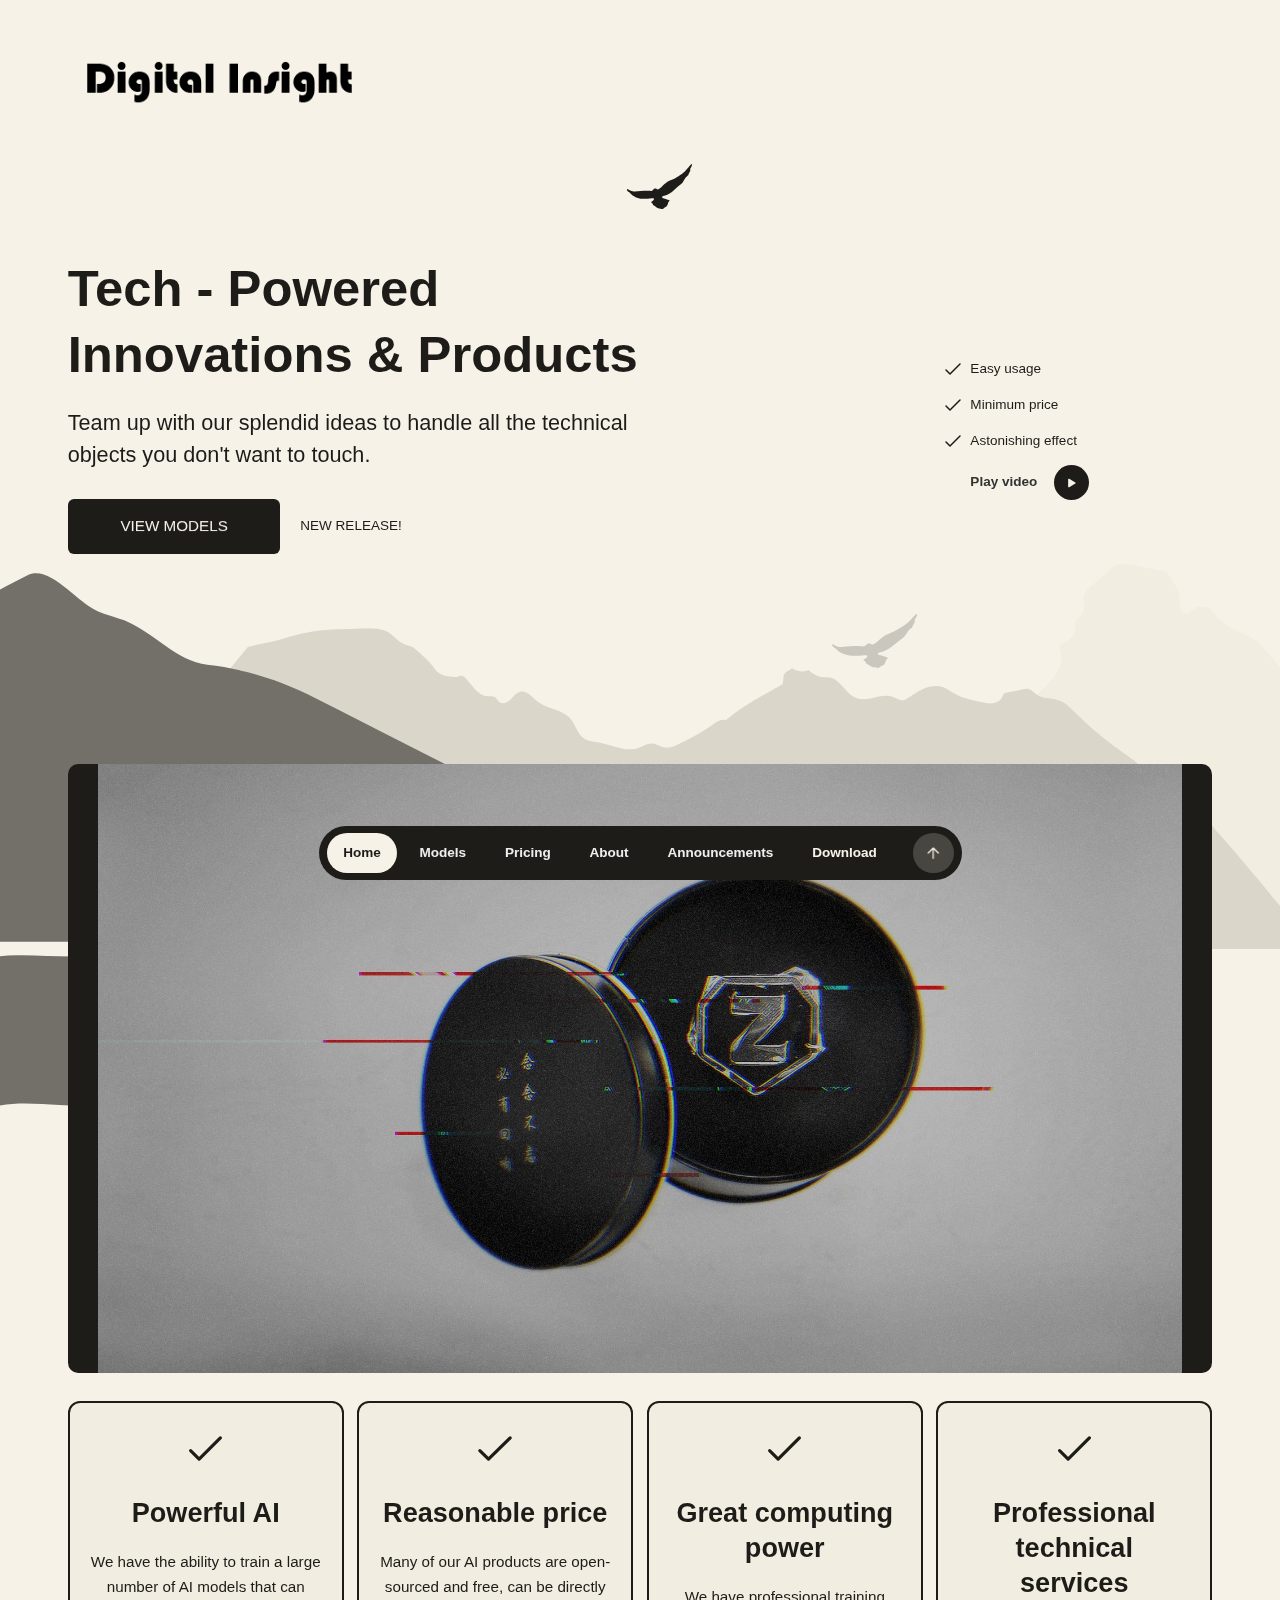
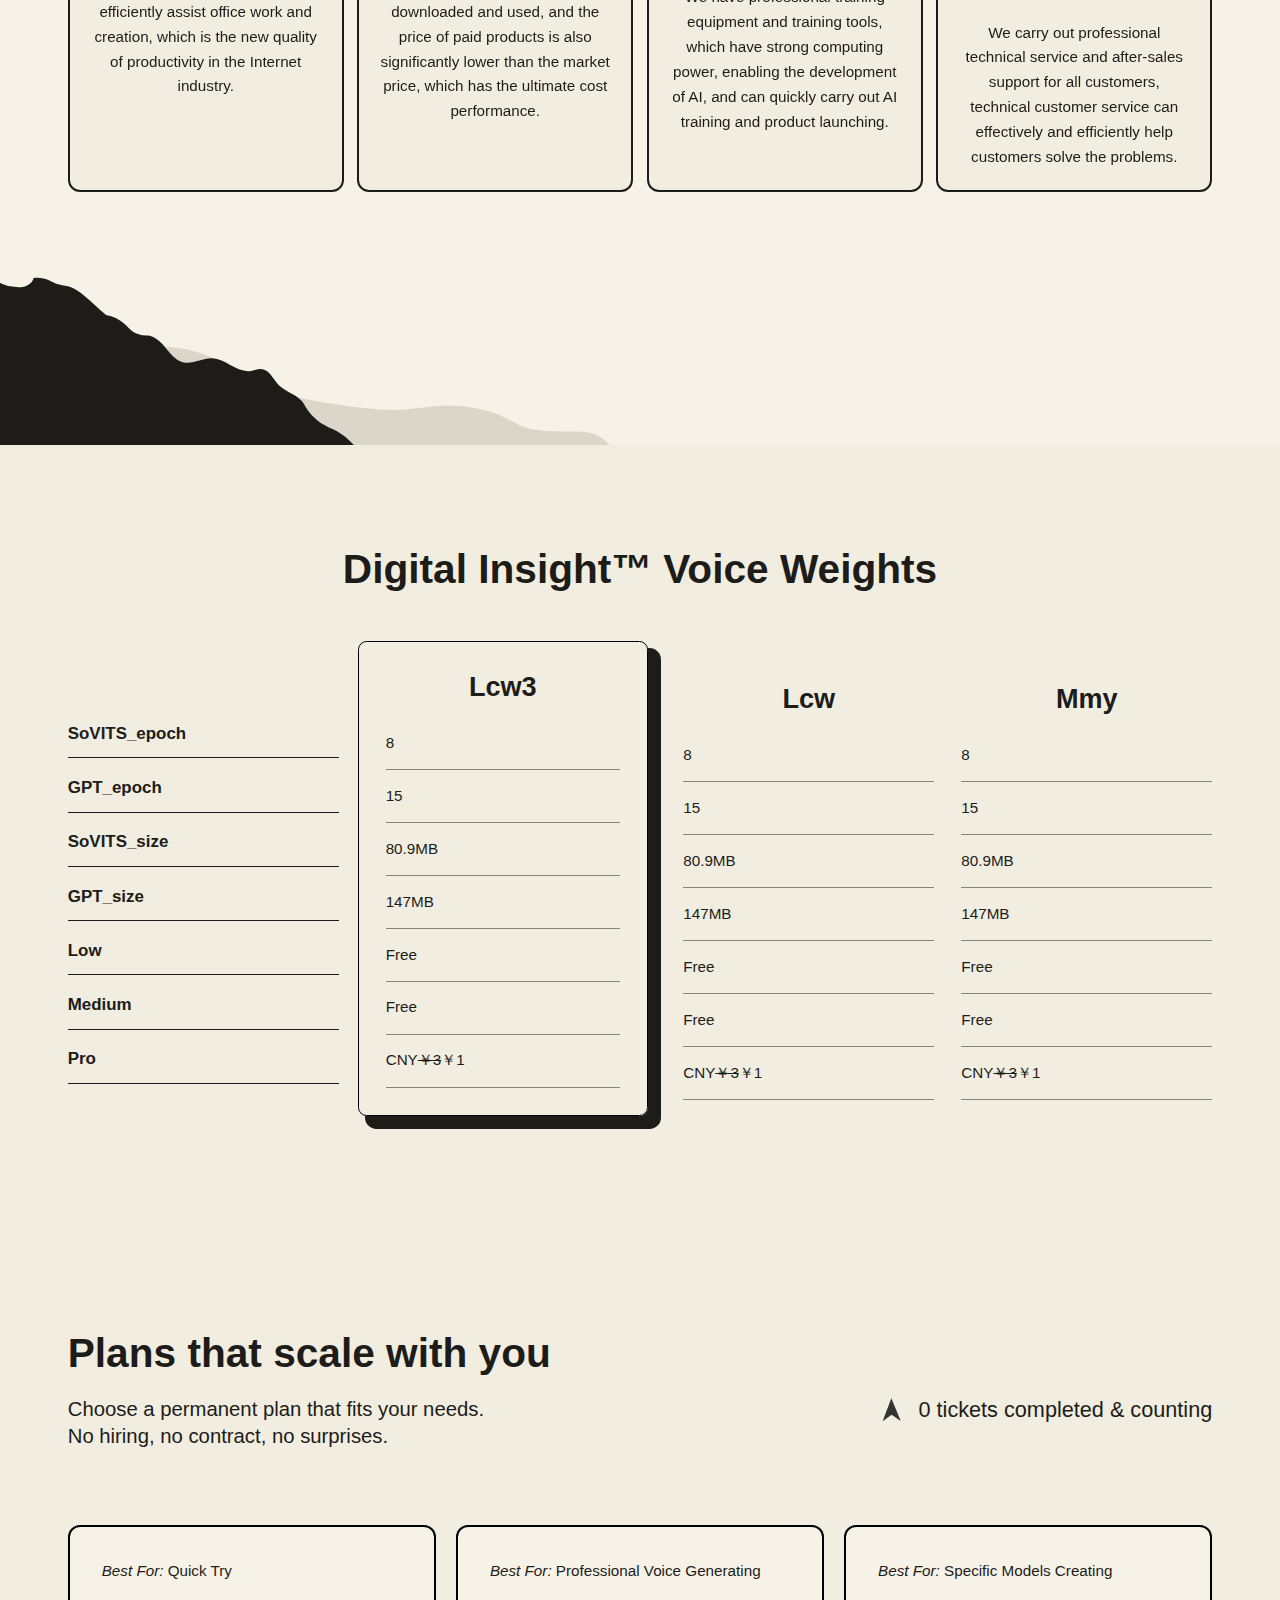
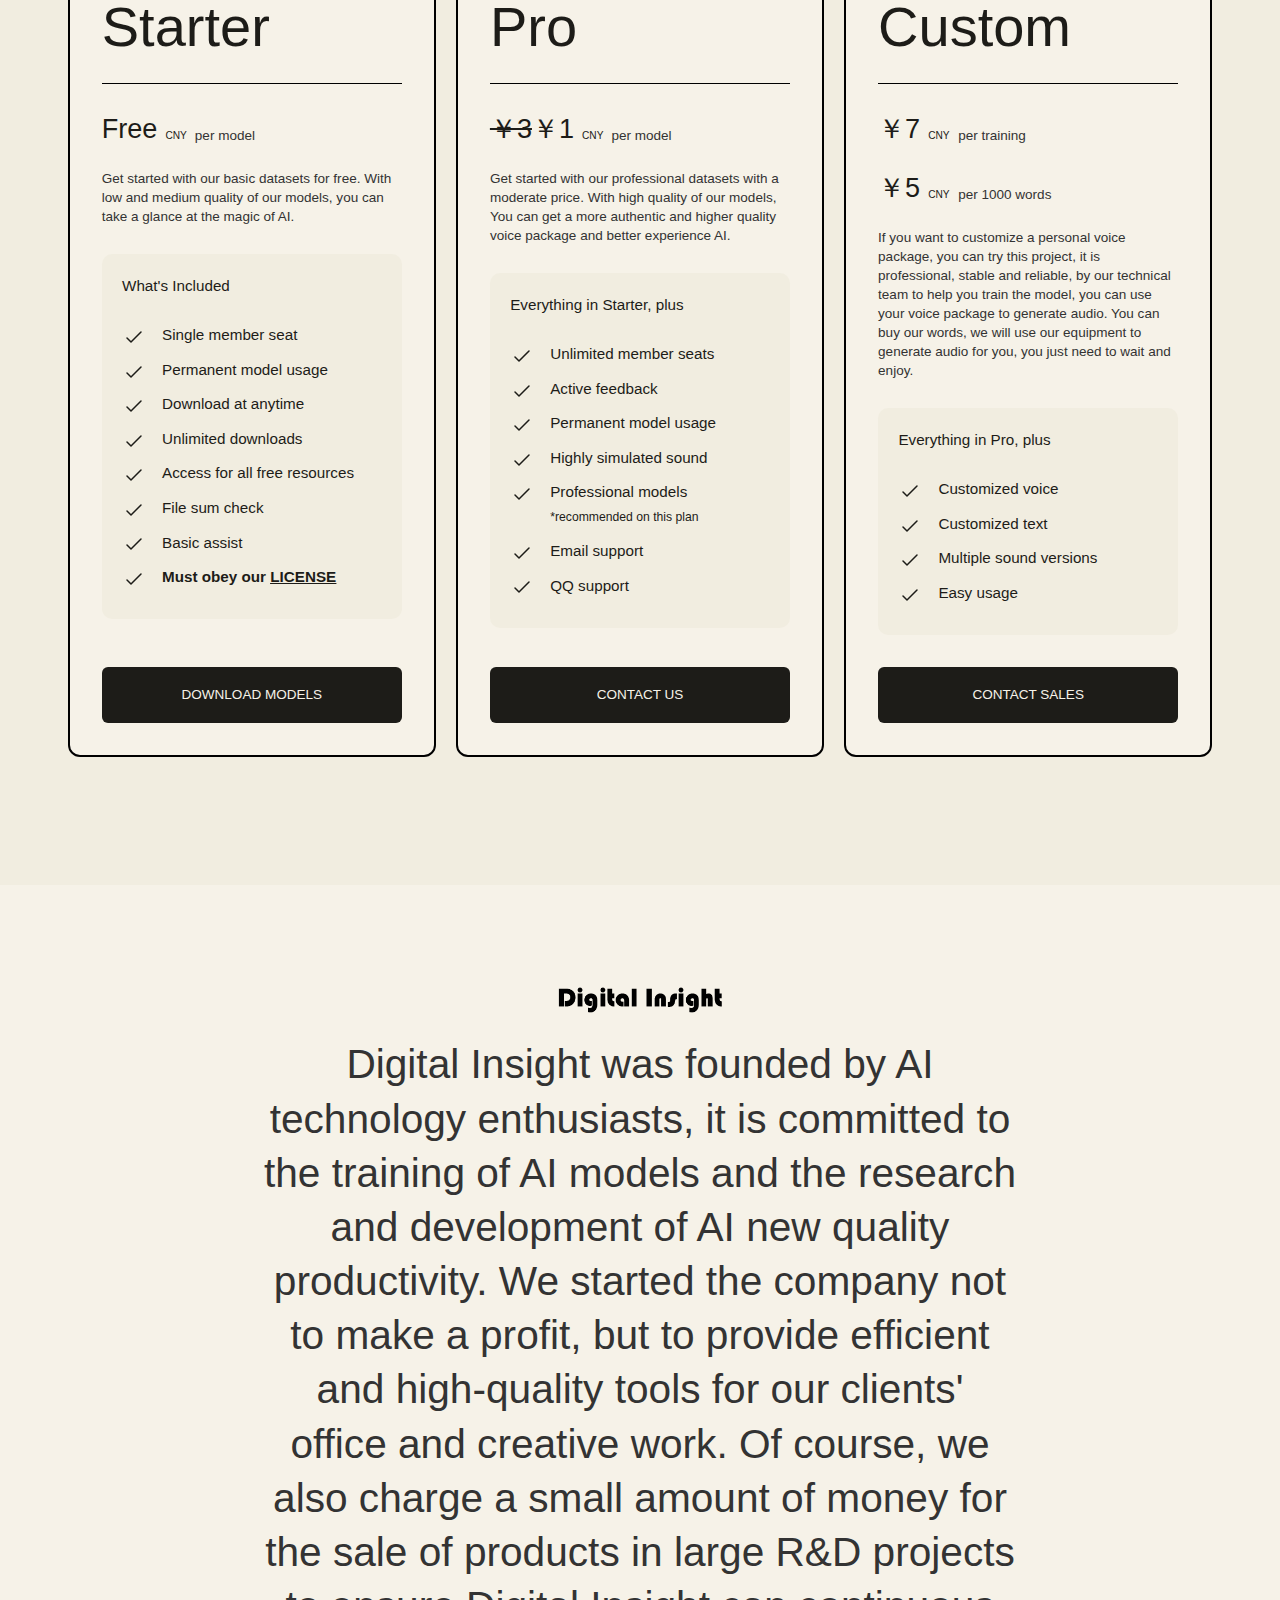
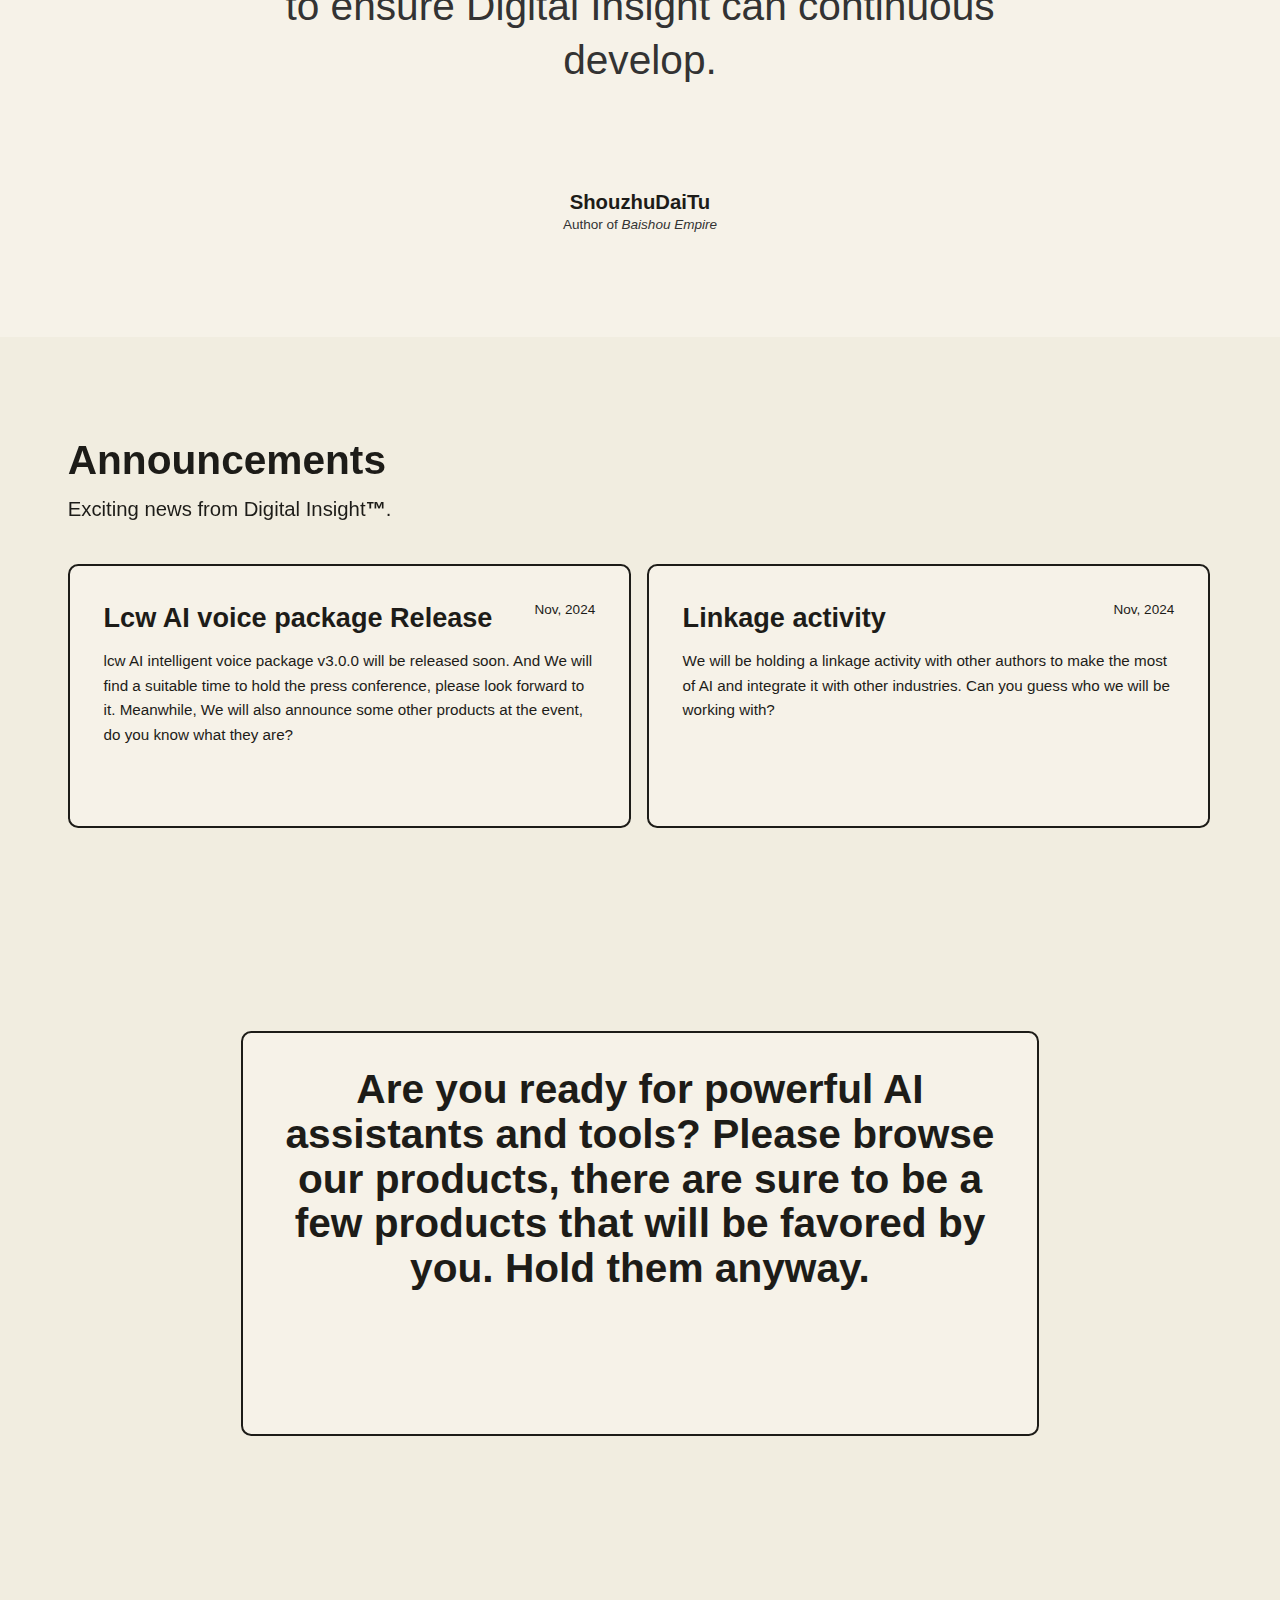
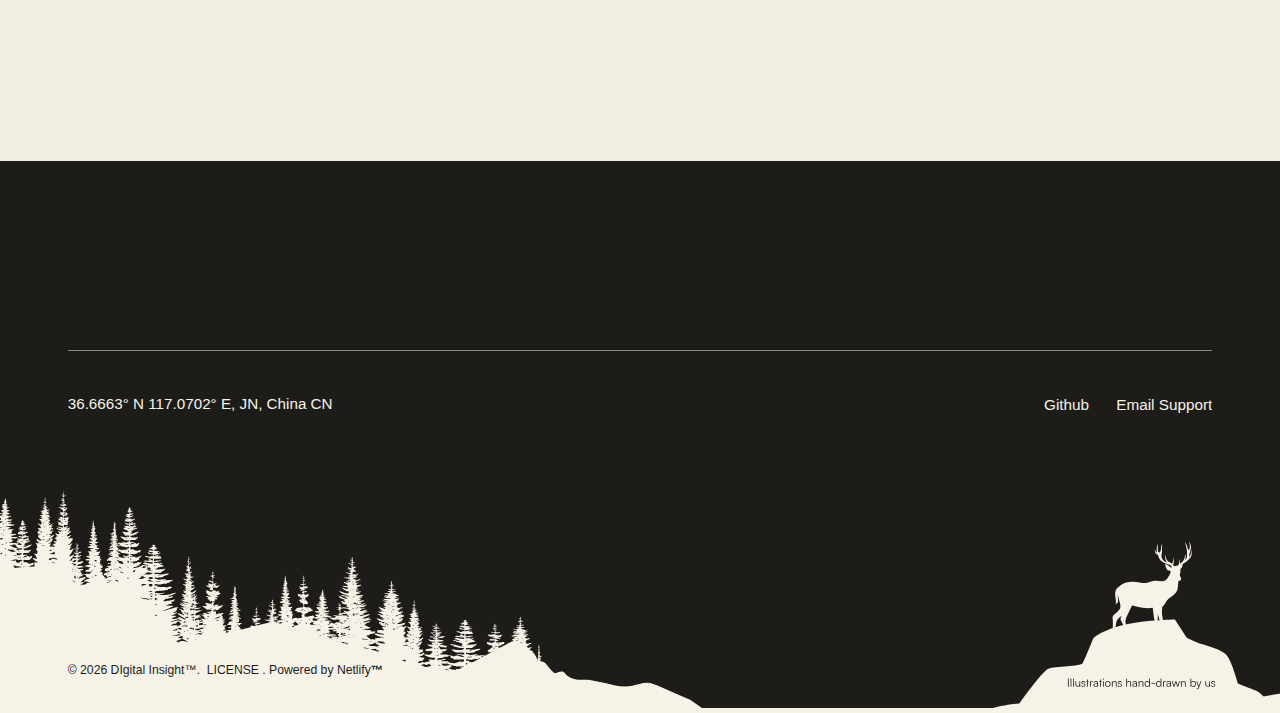
<file: index.html>
<!DOCTYPE html>
<html lang="en" class=" w-mod-js w-mod-ix w-mod-js w-mod-js w-mod-js w-mod-js w-mod-js" version="4">

<head>
    <meta http-equiv="Content-Type" content="text/html; charset=UTF-8">


    <style>
        .wf-force-outline-none[tabindex="-1"]:focus {
            outline: none;
        }
    </style>
    <title>Digital Insight</title>
    <link rel="icon" sizes="any" href="./index_files/icon.png">
    <meta content="width=device-width, initial-scale=1" name="viewport">
    <meta content="3K8N83JoYtG_exCkefUWWPTOOOApIyyLvsQOoqKPu9c" name="google-site-verification">
    <link href="./index_files/flowngrow.webflow.fb7933d31.min.css" rel="stylesheet" type="text/css">
    <style>
        @media (min-width:992px) {
            html.w-mod-js:not(.w-mod-ix) [data-w-id="09bd4094-7020-14a0-a26e-0365b2267f95"] {
                opacity: 0;
            }
            html.w-mod-js:not(.w-mod-ix) [data-w-id="4beac65e-290f-fbd0-7761-667fc8362463"] {
                opacity: 0;
            }
            html.w-mod-js:not(.w-mod-ix) [data-w-id="a4e61107-0a87-de00-821b-935328631c46"] {
                opacity: 0;
            }
            html.w-mod-js:not(.w-mod-ix) [data-w-id="d314b8f8-acda-6230-9fee-c545c2842285"] {
                opacity: 0;
            }
            html.w-mod-js:not(.w-mod-ix) [data-w-id="d4b388c9-52fb-162e-30cf-e46eac2bf6db"] {
                opacity: 0;
            }
            html.w-mod-js:not(.w-mod-ix) [data-w-id="17aa57e7-3766-35b5-d66e-18679642585e"] {
                -webkit-transform: translate3d(0, 0, 0) scale3d(1, 1, 1) rotateX(0) rotateY(0) rotateZ(0deg) skew(0, 0);
                -moz-transform: translate3d(0, 0, 0) scale3d(1, 1, 1) rotateX(0) rotateY(0) rotateZ(0deg) skew(0, 0);
                -ms-transform: translate3d(0, 0, 0) scale3d(1, 1, 1) rotateX(0) rotateY(0) rotateZ(0deg) skew(0, 0);
                transform: translate3d(0, 0, 0) scale3d(1, 1, 1) rotateX(0) rotateY(0) rotateZ(0deg) skew(0, 0);
            }
        }
        
        @media (max-width:991px) and (min-width:768px) {
            html.w-mod-js:not(.w-mod-ix) [data-w-id="09bd4094-7020-14a0-a26e-0365b2267f95"] {
                opacity: 0;
            }
            html.w-mod-js:not(.w-mod-ix) [data-w-id="4beac65e-290f-fbd0-7761-667fc8362463"] {
                opacity: 0;
            }
            html.w-mod-js:not(.w-mod-ix) [data-w-id="a4e61107-0a87-de00-821b-935328631c46"] {
                opacity: 0;
            }
            html.w-mod-js:not(.w-mod-ix) [data-w-id="d314b8f8-acda-6230-9fee-c545c2842285"] {
                opacity: 0;
            }
            html.w-mod-js:not(.w-mod-ix) [data-w-id="d4b388c9-52fb-162e-30cf-e46eac2bf6db"] {
                opacity: 0;
            }
        }
    </style>
    <script async="" src="https://www.googletagmanager.com/gtm.js?id=GTM-TX7Q3BLF"></script>
    <script async="" src="https://www.googletagmanager.com/gtm.js?id=GTM-TX7Q3BLF"></script>
    <script async="" src="https://www.googletagmanager.com/gtm.js?id=GTM-TX7Q3BLF"></script>
    <script async="" src="https://www.googletagmanager.com/gtm.js?id=GTM-TX7Q3BLF"></script>
    <script async="" src="./index_files/gtm.js.download"></script>
    <script type="text/javascript" async="" src="./index_files/js"></script>
    <script async="" src="./index_files/gtm(1).js.download"></script>
    <script type="text/javascript">
        ! function(o, c) {
            var n = c.documentElement,
                t = " w-mod-";
            n.className += t + "js", ("ontouchstart" in o || o.DocumentTouch && c instanceof DocumentTouch) && (n.className += t + "touch")
        }(window, document);
    </script>
    <script>
        document.addEventListener('DOMContentLoaded', (event) => {
            function setFontSize() {
                if (window.innerWidth <= 1512 && window.innerWidth >= 991) {
                    document.body.style.fontSize = window.innerWidth / 1512 + "rem";
                } else {
                    if (document.body.style.removeProperty) {
                        document.body.style.removeProperty("font-size");
                    } else {
                        document.body.style.removeAttribute("font-size");
                    }
                }
            }
            window.addEventListener("resize", function() {
                setFontSize();
            });
            setFontSize();
        });
    </script>

    <!-- Google Tag Manager -->
    <script>
        (function(w, d, s, l, i) {
            w[l] = w[l] || [];
            w[l].push({
                'gtm.start': new Date().getTime(),
                event: 'gtm.js'
            });
            var f = d.getElementsByTagName(s)[0],
                j = d.createElement(s),
                dl = l != 'dataLayer' ? '&l=' + l : '';
            j.async = true;
            j.src =
                'https://www.googletagmanager.com/gtm.js?id=' + i + dl;
            f.parentNode.insertBefore(j, f);
        })(window, document, 'script', 'dataLayer', 'GTM-TX7Q3BLF');
    </script>
    <!-- End Google Tag Manager -->

    <link href="./index_files/widget.css" rel="stylesheet">



    <script async="" src="./index_files/B0ILgG4ZxAi8ixl5ocxP.js.download"></script>
    <script async="" type="module" data-wized-id="B0ILgG4ZxAi8ixl5ocxP" src="./index_files/index.js.download"></script>
    <link rel="stylesheet" type="text/css" href="./index_files/splide-core.min.css">
    <style>
        .splide__track {
            overflow: visible;
        }
    </style>

    <link href="./index_files/style.min.css" rel="stylesheet" type="text/css">
    <script async="" src="./index_files/script.js.download"></script>

    <style>
         :root {
            --plyr-color-main: var(--colors--player-color)
        }
        
        .plyr {
            border-radius: 8px!important
        }
    </style>
    <style>
        @charset "UTF-8";
        @keyframes plyr-progress {
            to {
                background-position: 25px 0;
                background-position: var(--plyr-progress-loading-size, 25px) 0
            }
        }
        
        @keyframes plyr-popup {
            0% {
                opacity: .5;
                transform: translateY(10px)
            }
            to {
                opacity: 1;
                transform: translateY(0)
            }
        }
        
        @keyframes plyr-fade-in {
            0% {
                opacity: 0
            }
            to {
                opacity: 1
            }
        }
        
        .plyr {
            -moz-osx-font-smoothing: grayscale;
            -webkit-font-smoothing: antialiased;
            align-items: center;
            direction: ltr;
            display: flex;
            flex-direction: column;
            font-family: inherit;
            font-family: var(--plyr-font-family, inherit);
            font-variant-numeric: tabular-nums;
            font-weight: 400;
            font-weight: var(--plyr-font-weight-regular, 400);
            line-height: 1.7;
            line-height: var(--plyr-line-height, 1.7);
            max-width: 100%;
            min-width: 200px;
            position: relative;
            text-shadow: none;
            transition: box-shadow .3s ease;
            z-index: 0
        }
        
        .plyr audio,
        .plyr iframe,
        .plyr video {
            display: block;
            height: 100%;
            width: 100%
        }
        
        .plyr button {
            font: inherit;
            line-height: inherit;
            width: auto
        }
        
        .plyr:focus {
            outline: 0
        }
        
        .plyr--full-ui {
            box-sizing: border-box
        }
        
        .plyr--full-ui *,
        .plyr--full-ui :after,
        .plyr--full-ui :before {
            box-sizing: inherit
        }
        
        .plyr--full-ui a,
        .plyr--full-ui button,
        .plyr--full-ui input,
        .plyr--full-ui label {
            touch-action: manipulation
        }
        
        .plyr__badge {
            background: #4a5464;
            background: var(--plyr-badge-background, #4a5464);
            border-radius: 2px;
            border-radius: var(--plyr-badge-border-radius, 2px);
            color: #fff;
            color: var(--plyr-badge-text-color, #fff);
            font-size: 9px;
            font-size: var(--plyr-font-size-badge, 9px);
            line-height: 1;
            padding: 3px 4px
        }
        
        .plyr--full-ui ::-webkit-media-text-track-container {
            display: none
        }
        
        .plyr__captions {
            animation: plyr-fade-in .3s ease;
            bottom: 0;
            display: none;
            font-size: 13px;
            font-size: var(--plyr-font-size-small, 13px);
            left: 0;
            padding: 10px;
            padding: var(--plyr-control-spacing, 10px);
            position: absolute;
            text-align: center;
            transition: transform .4s ease-in-out;
            width: 100%
        }
        
        .plyr__captions span:empty {
            display: none
        }
        
        @media (min-width:480px) {
            .plyr__captions {
                font-size: 15px;
                font-size: var(--plyr-font-size-base, 15px);
                padding: 20px;
                padding: calc(var(--plyr-control-spacing, 10px)*2)
            }
        }
        
        @media (min-width:768px) {
            .plyr__captions {
                font-size: 18px;
                font-size: var(--plyr-font-size-large, 18px)
            }
        }
        
        .plyr--captions-active .plyr__captions {
            display: block
        }
        
        .plyr:not(.plyr--hide-controls) .plyr__controls:not(:empty)~.plyr__captions {
            transform: translateY(-40px);
            transform: translateY(calc(var(--plyr-control-spacing, 10px)*-4))
        }
        
        .plyr__caption {
            background: #000c;
            background: var(--plyr-captions-background, #000c);
            border-radius: 2px;
            -webkit-box-decoration-break: clone;
            box-decoration-break: clone;
            color: #fff;
            color: var(--plyr-captions-text-color, #fff);
            line-height: 185%;
            padding: .2em .5em;
            white-space: pre-wrap
        }
        
        .plyr__caption div {
            display: inline
        }
        
        .plyr__control {
            background: #0000;
            border: 0;
            border-radius: 4px;
            border-radius: var(--plyr-control-radius, 4px);
            color: inherit;
            cursor: pointer;
            flex-shrink: 0;
            overflow: visible;
            padding: 7px;
            padding: calc(var(--plyr-control-spacing, 10px)*.7);
            position: relative;
            transition: all .3s ease
        }
        
        .plyr__control svg {
            fill: currentColor;
            display: block;
            height: 18px;
            height: var(--plyr-control-icon-size, 18px);
            pointer-events: none;
            width: 18px;
            width: var(--plyr-control-icon-size, 18px)
        }
        
        .plyr__control:focus {
            outline: 0
        }
        
        .plyr__control:focus-visible {
            outline: 2px dashed #00b2ff;
            outline: 2px dashed var(--plyr-focus-visible-color, var(--plyr-color-main, var(--plyr-color-main, #00b2ff)));
            outline-offset: 2px
        }
        
        a.plyr__control {
            text-decoration: none
        }
        
        .plyr__control.plyr__control--pressed .icon--not-pressed,
        .plyr__control.plyr__control--pressed .label--not-pressed,
        .plyr__control:not(.plyr__control--pressed) .icon--pressed,
        .plyr__control:not(.plyr__control--pressed) .label--pressed,
        a.plyr__control:after,
        a.plyr__control:before {
            display: none
        }
        
        .plyr--full-ui ::-webkit-media-controls {
            display: none
        }
        
        .plyr__controls {
            align-items: center;
            display: flex;
            justify-content: flex-end;
            text-align: center
        }
        
        .plyr__controls .plyr__progress__container {
            flex: 1;
            min-width: 0
        }
        
        .plyr__controls .plyr__controls__item {
            margin-left: 2.5px;
            margin-left: calc(var(--plyr-control-spacing, 10px)/4)
        }
        
        .plyr__controls .plyr__controls__item:first-child {
            margin-left: 0;
            margin-right: auto
        }
        
        .plyr__controls .plyr__controls__item.plyr__progress__container {
            padding-left: 2.5px;
            padding-left: calc(var(--plyr-control-spacing, 10px)/4)
        }
        
        .plyr__controls .plyr__controls__item.plyr__time {
            padding: 0 5px;
            padding: 0 calc(var(--plyr-control-spacing, 10px)/2)
        }
        
        .plyr__controls .plyr__controls__item.plyr__progress__container:first-child,
        .plyr__controls .plyr__controls__item.plyr__time+.plyr__time,
        .plyr__controls .plyr__controls__item.plyr__time:first-child {
            padding-left: 0
        }
        
        .plyr [data-plyr=airplay],
        .plyr [data-plyr=captions],
        .plyr [data-plyr=fullscreen],
        .plyr [data-plyr=pip],
        .plyr__controls:empty {
            display: none
        }
        
        .plyr--airplay-supported [data-plyr=airplay],
        .plyr--captions-enabled [data-plyr=captions],
        .plyr--fullscreen-enabled [data-plyr=fullscreen],
        .plyr--pip-supported [data-plyr=pip] {
            display: inline-block
        }
        
        .plyr__menu {
            display: flex;
            position: relative
        }
        
        .plyr__menu .plyr__control svg {
            transition: transform .3s ease
        }
        
        .plyr__menu .plyr__control[aria-expanded=true] svg {
            transform: rotate(90deg)
        }
        
        .plyr__menu .plyr__control[aria-expanded=true] .plyr__tooltip {
            display: none
        }
        
        .plyr__menu__container {
            animation: plyr-popup .2s ease;
            background: #ffffffe6;
            background: var(--plyr-menu-background, #ffffffe6);
            border-radius: 8px;
            border-radius: var(--plyr-menu-radius, 8px);
            bottom: 100%;
            box-shadow: 0 1px 2px #00000026;
            box-shadow: var(--plyr-menu-shadow, 0 1px 2px #00000026);
            color: #4a5464;
            color: var(--plyr-menu-color, #4a5464);
            font-size: 15px;
            font-size: var(--plyr-font-size-base, 15px);
            margin-bottom: 10px;
            position: absolute;
            right: -3px;
            text-align: left;
            white-space: nowrap;
            z-index: 3
        }
        
        .plyr__menu__container>div {
            overflow: hidden;
            transition: height .35s cubic-bezier(.4, 0, .2, 1), width .35s cubic-bezier(.4, 0, .2, 1)
        }
        
        .plyr__menu__container:after {
            border: 4px solid #0000;
            border-top-color: #ffffffe6;
            border: var(--plyr-menu-arrow-size, 4px) solid #0000;
            border-top-color: var(--plyr-menu-background, #ffffffe6);
            content: "";
            height: 0;
            position: absolute;
            right: 14px;
            right: calc(var(--plyr-control-icon-size, 18px)/2 + var(--plyr-control-spacing, 10px)*.7 - var(--plyr-menu-arrow-size, 4px)/2);
            top: 100%;
            width: 0
        }
        
        .plyr__menu__container [role=menu] {
            padding: 7px;
            padding: calc(var(--plyr-control-spacing, 10px)*.7)
        }
        
        .plyr__menu__container [role=menuitem],
        .plyr__menu__container [role=menuitemradio] {
            margin-top: 2px
        }
        
        .plyr__menu__container [role=menuitem]:first-child,
        .plyr__menu__container [role=menuitemradio]:first-child {
            margin-top: 0
        }
        
        .plyr__menu__container .plyr__control {
            align-items: center;
            color: #4a5464;
            color: var(--plyr-menu-color, #4a5464);
            display: flex;
            font-size: 13px;
            font-size: var(--plyr-font-size-menu, var(--plyr-font-size-small, 13px));
            padding: 4.66667px 10.5px;
            padding: calc(var(--plyr-control-spacing, 10px)*.7/1.5) calc(var(--plyr-control-spacing, 10px)*.7*1.5);
            -webkit-user-select: none;
            user-select: none;
            width: 100%
        }
        
        .plyr__menu__container .plyr__control>span {
            align-items: inherit;
            display: flex;
            width: 100%
        }
        
        .plyr__menu__container .plyr__control:after {
            border: 4px solid #0000;
            border: var(--plyr-menu-item-arrow-size, 4px) solid #0000;
            content: "";
            position: absolute;
            top: 50%;
            transform: translateY(-50%)
        }
        
        .plyr__menu__container .plyr__control--forward {
            padding-right: 28px;
            padding-right: calc(var(--plyr-control-spacing, 10px)*.7*4)
        }
        
        .plyr__menu__container .plyr__control--forward:after {
            border-left-color: #728197;
            border-left-color: var(--plyr-menu-arrow-color, #728197);
            right: 6.5px;
            right: calc(var(--plyr-control-spacing, 10px)*.7*1.5 - var(--plyr-menu-item-arrow-size, 4px))
        }
        
        .plyr__menu__container .plyr__control--forward:focus-visible:after,
        .plyr__menu__container .plyr__control--forward:hover:after {
            border-left-color: initial
        }
        
        .plyr__menu__container .plyr__control--back {
            font-weight: 400;
            font-weight: var(--plyr-font-weight-regular, 400);
            margin: 7px;
            margin: calc(var(--plyr-control-spacing, 10px)*.7);
            margin-bottom: 3.5px;
            margin-bottom: calc(var(--plyr-control-spacing, 10px)*.7/2);
            padding-left: 28px;
            padding-left: calc(var(--plyr-control-spacing, 10px)*.7*4);
            position: relative;
            width: calc(100% - 14px);
            width: calc(100% - var(--plyr-control-spacing, 10px)*.7*2)
        }
        
        .plyr__menu__container .plyr__control--back:after {
            border-right-color: #728197;
            border-right-color: var(--plyr-menu-arrow-color, #728197);
            left: 6.5px;
            left: calc(var(--plyr-control-spacing, 10px)*.7*1.5 - var(--plyr-menu-item-arrow-size, 4px))
        }
        
        .plyr__menu__container .plyr__control--back:before {
            background: #dcdfe5;
            background: var(--plyr-menu-back-border-color, #dcdfe5);
            box-shadow: 0 1px 0 #fff;
            box-shadow: 0 1px 0 var(--plyr-menu-back-border-shadow-color, #fff);
            content: "";
            height: 1px;
            left: 0;
            margin-top: 3.5px;
            margin-top: calc(var(--plyr-control-spacing, 10px)*.7/2);
            overflow: hidden;
            position: absolute;
            right: 0;
            top: 100%
        }
        
        .plyr__menu__container .plyr__control--back:focus-visible:after,
        .plyr__menu__container .plyr__control--back:hover:after {
            border-right-color: initial
        }
        
        .plyr__menu__container .plyr__control[role=menuitemradio] {
            padding-left: 7px;
            padding-left: calc(var(--plyr-control-spacing, 10px)*.7)
        }
        
        .plyr__menu__container .plyr__control[role=menuitemradio]:after,
        .plyr__menu__container .plyr__control[role=menuitemradio]:before {
            border-radius: 100%
        }
        
        .plyr__menu__container .plyr__control[role=menuitemradio]:before {
            background: #0000001a;
            content: "";
            display: block;
            flex-shrink: 0;
            height: 16px;
            margin-right: 10px;
            margin-right: var(--plyr-control-spacing, 10px);
            transition: all .3s ease;
            width: 16px
        }
        
        .plyr__menu__container .plyr__control[role=menuitemradio]:after {
            background: #fff;
            border: 0;
            height: 6px;
            left: 12px;
            opacity: 0;
            top: 50%;
            transform: translateY(-50%) scale(0);
            transition: transform .3s ease, opacity .3s ease;
            width: 6px
        }
        
        .plyr__menu__container .plyr__control[role=menuitemradio][aria-checked=true]:before {
            background: #00b2ff;
            background: var(--plyr-control-toggle-checked-background, var(--plyr-color-main, var(--plyr-color-main, #00b2ff)))
        }
        
        .plyr__menu__container .plyr__control[role=menuitemradio][aria-checked=true]:after {
            opacity: 1;
            transform: translateY(-50%) scale(1)
        }
        
        .plyr__menu__container .plyr__control[role=menuitemradio]:focus-visible:before,
        .plyr__menu__container .plyr__control[role=menuitemradio]:hover:before {
            background: #23282f1a
        }
        
        .plyr__menu__container .plyr__menu__value {
            align-items: center;
            display: flex;
            margin-left: auto;
            margin-right: -5px;
            margin-right: calc(var(--plyr-control-spacing, 10px)*.7*-1 - -2px);
            overflow: hidden;
            padding-left: 24.5px;
            padding-left: calc(var(--plyr-control-spacing, 10px)*.7*3.5);
            pointer-events: none
        }
        
        .plyr--full-ui input[type=range] {
            -webkit-appearance: none;
            appearance: none;
            background: #0000;
            border: 0;
            border-radius: 26px;
            border-radius: calc(var(--plyr-range-thumb-height, 13px)*2);
            color: #00b2ff;
            color: var(--plyr-range-fill-background, var(--plyr-color-main, var(--plyr-color-main, #00b2ff)));
            display: block;
            height: 19px;
            height: calc(var(--plyr-range-thumb-active-shadow-width, 3px)*2 + var(--plyr-range-thumb-height, 13px));
            margin: 0;
            min-width: 0;
            padding: 0;
            transition: box-shadow .3s ease;
            width: 100%
        }
        
        .plyr--full-ui input[type=range]::-webkit-slider-runnable-track {
            background: #0000;
            background-image: linear-gradient(90deg, currentColor 0, #0000 0);
            background-image: linear-gradient(to right, currentColor var(--value, 0), #0000 var(--value, 0));
            border: 0;
            border-radius: 2.5px;
            border-radius: calc(var(--plyr-range-track-height, 5px)/2);
            height: 5px;
            height: var(--plyr-range-track-height, 5px);
            -webkit-transition: box-shadow .3s ease;
            transition: box-shadow .3s ease;
            -webkit-user-select: none;
            user-select: none
        }
        
        .plyr--full-ui input[type=range]::-webkit-slider-thumb {
            -webkit-appearance: none;
            appearance: none;
            background: #fff;
            background: var(--plyr-range-thumb-background, #fff);
            border: 0;
            border-radius: 100%;
            box-shadow: 0 1px 1px #23282f26, 0 0 0 1px #23282f33;
            box-shadow: var(--plyr-range-thumb-shadow, 0 1px 1px #23282f26, 0 0 0 1px #23282f33);
            height: 13px;
            height: var(--plyr-range-thumb-height, 13px);
            margin-top: -4px;
            margin-top: calc((var(--plyr-range-thumb-height, 13px) - var(--plyr-range-track-height, 5px))/2*-1);
            position: relative;
            -webkit-transition: all .2s ease;
            transition: all .2s ease;
            width: 13px;
            width: var(--plyr-range-thumb-height, 13px)
        }
        
        .plyr--full-ui input[type=range]::-moz-range-track {
            background: #0000;
            border: 0;
            border-radius: 2.5px;
            border-radius: calc(var(--plyr-range-track-height, 5px)/2);
            height: 5px;
            height: var(--plyr-range-track-height, 5px);
            -moz-transition: box-shadow .3s ease;
            transition: box-shadow .3s ease;
            user-select: none
        }
        
        .plyr--full-ui input[type=range]::-moz-range-thumb {
            background: #fff;
            background: var(--plyr-range-thumb-background, #fff);
            border: 0;
            border-radius: 100%;
            box-shadow: 0 1px 1px #23282f26, 0 0 0 1px #23282f33;
            box-shadow: var(--plyr-range-thumb-shadow, 0 1px 1px #23282f26, 0 0 0 1px #23282f33);
            height: 13px;
            height: var(--plyr-range-thumb-height, 13px);
            position: relative;
            -moz-transition: all .2s ease;
            transition: all .2s ease;
            width: 13px;
            width: var(--plyr-range-thumb-height, 13px)
        }
        
        .plyr--full-ui input[type=range]::-moz-range-progress {
            background: currentColor;
            border-radius: 2.5px;
            border-radius: calc(var(--plyr-range-track-height, 5px)/2);
            height: 5px;
            height: var(--plyr-range-track-height, 5px)
        }
        
        .plyr--full-ui input[type=range]::-ms-track {
            color: #0000
        }
        
        .plyr--full-ui input[type=range]::-ms-fill-upper,
        .plyr--full-ui input[type=range]::-ms-track {
            background: #0000;
            border: 0;
            border-radius: 2.5px;
            border-radius: calc(var(--plyr-range-track-height, 5px)/2);
            height: 5px;
            height: var(--plyr-range-track-height, 5px);
            -ms-transition: box-shadow .3s ease;
            transition: box-shadow .3s ease;
            user-select: none
        }
        
        .plyr--full-ui input[type=range]::-ms-fill-lower {
            background: #0000;
            background: currentColor;
            border: 0;
            border-radius: 2.5px;
            border-radius: calc(var(--plyr-range-track-height, 5px)/2);
            height: 5px;
            height: var(--plyr-range-track-height, 5px);
            -ms-transition: box-shadow .3s ease;
            transition: box-shadow .3s ease;
            user-select: none
        }
        
        .plyr--full-ui input[type=range]::-ms-thumb {
            background: #fff;
            background: var(--plyr-range-thumb-background, #fff);
            border: 0;
            border-radius: 100%;
            box-shadow: 0 1px 1px #23282f26, 0 0 0 1px #23282f33;
            box-shadow: var(--plyr-range-thumb-shadow, 0 1px 1px #23282f26, 0 0 0 1px #23282f33);
            height: 13px;
            height: var(--plyr-range-thumb-height, 13px);
            margin-top: 0;
            position: relative;
            -ms-transition: all .2s ease;
            transition: all .2s ease;
            width: 13px;
            width: var(--plyr-range-thumb-height, 13px)
        }
        
        .plyr--full-ui input[type=range]::-ms-tooltip {
            display: none
        }
        
        .plyr--full-ui input[type=range]::-moz-focus-outer {
            border: 0
        }
        
        .plyr--full-ui input[type=range]:focus {
            outline: 0
        }
        
        .plyr--full-ui input[type=range]:focus-visible::-webkit-slider-runnable-track {
            outline: 2px dashed #00b2ff;
            outline: 2px dashed var(--plyr-focus-visible-color, var(--plyr-color-main, var(--plyr-color-main, #00b2ff)));
            outline-offset: 2px
        }
        
        .plyr--full-ui input[type=range]:focus-visible::-moz-range-track {
            outline: 2px dashed #00b2ff;
            outline: 2px dashed var(--plyr-focus-visible-color, var(--plyr-color-main, var(--plyr-color-main, #00b2ff)));
            outline-offset: 2px
        }
        
        .plyr--full-ui input[type=range]:focus-visible::-ms-track {
            outline: 2px dashed #00b2ff;
            outline: 2px dashed var(--plyr-focus-visible-color, var(--plyr-color-main, var(--plyr-color-main, #00b2ff)));
            outline-offset: 2px
        }
        
        .plyr__poster {
            background-color: #000;
            background-color: var(--plyr-video-background, var(--plyr-video-background, #000));
            background-position: 50% 50%;
            background-repeat: no-repeat;
            background-size: contain;
            height: 100%;
            left: 0;
            opacity: 0;
            position: absolute;
            top: 0;
            transition: opacity .2s ease;
            width: 100%;
            z-index: 1
        }
        
        .plyr--stopped.plyr__poster-enabled .plyr__poster {
            opacity: 1
        }
        
        .plyr--youtube.plyr--paused.plyr__poster-enabled:not(.plyr--stopped) .plyr__poster {
            display: none
        }
        
        .plyr__time {
            font-size: 13px;
            font-size: var(--plyr-font-size-time, var(--plyr-font-size-small, 13px))
        }
        
        .plyr__time+.plyr__time:before {
            content: "⁄";
            margin-right: 10px;
            margin-right: var(--plyr-control-spacing, 10px)
        }
        
        @media (max-width:767px) {
            .plyr__time+.plyr__time {
                display: none
            }
        }
        
        .plyr__tooltip {
            background: #fff;
            background: var(--plyr-tooltip-background, #fff);
            border-radius: 5px;
            border-radius: var(--plyr-tooltip-radius, 5px);
            bottom: 100%;
            box-shadow: 0 1px 2px #00000026;
            box-shadow: var(--plyr-tooltip-shadow, 0 1px 2px #00000026);
            color: #4a5464;
            color: var(--plyr-tooltip-color, #4a5464);
            font-size: 13px;
            font-size: var(--plyr-font-size-small, 13px);
            font-weight: 400;
            font-weight: var(--plyr-font-weight-regular, 400);
            left: 50%;
            line-height: 1.3;
            margin-bottom: 10px;
            margin-bottom: calc(var(--plyr-control-spacing, 10px)/2*2);
            opacity: 0;
            padding: 5px 7.5px;
            padding: calc(var(--plyr-control-spacing, 10px)/2) calc(var(--plyr-control-spacing, 10px)/2*1.5);
            pointer-events: none;
            position: absolute;
            transform: translate(-50%, 10px) scale(.8);
            transform-origin: 50% 100%;
            transition: transform .2s ease .1s, opacity .2s ease .1s;
            white-space: nowrap;
            z-index: 2
        }
        
        .plyr__tooltip:before {
            border-left: 4px solid #0000;
            border-left: var(--plyr-tooltip-arrow-size, 4px) solid #0000;
            border-right: 4px solid #0000;
            border-right: var(--plyr-tooltip-arrow-size, 4px) solid #0000;
            border-top: 4px solid #fff;
            border-top: var(--plyr-tooltip-arrow-size, 4px) solid var(--plyr-tooltip-background, #fff);
            bottom: -4px;
            bottom: calc(var(--plyr-tooltip-arrow-size, 4px)*-1);
            content: "";
            height: 0;
            left: 50%;
            position: absolute;
            transform: translateX(-50%);
            width: 0;
            z-index: 2
        }
        
        .plyr .plyr__control:focus-visible .plyr__tooltip,
        .plyr .plyr__control:hover .plyr__tooltip,
        .plyr__tooltip--visible {
            opacity: 1;
            transform: translate(-50%) scale(1)
        }
        
        .plyr .plyr__control:hover .plyr__tooltip {
            z-index: 3
        }
        
        .plyr__controls>.plyr__control:first-child .plyr__tooltip,
        .plyr__controls>.plyr__control:first-child+.plyr__control .plyr__tooltip {
            left: 0;
            transform: translateY(10px) scale(.8);
            transform-origin: 0 100%
        }
        
        .plyr__controls>.plyr__control:first-child .plyr__tooltip:before,
        .plyr__controls>.plyr__control:first-child+.plyr__control .plyr__tooltip:before {
            left: 16px;
            left: calc(var(--plyr-control-icon-size, 18px)/2 + var(--plyr-control-spacing, 10px)*.7)
        }
        
        .plyr__controls>.plyr__control:last-child .plyr__tooltip {
            left: auto;
            right: 0;
            transform: translateY(10px) scale(.8);
            transform-origin: 100% 100%
        }
        
        .plyr__controls>.plyr__control:last-child .plyr__tooltip:before {
            left: auto;
            right: 16px;
            right: calc(var(--plyr-control-icon-size, 18px)/2 + var(--plyr-control-spacing, 10px)*.7);
            transform: translateX(50%)
        }
        
        .plyr__controls>.plyr__control:first-child .plyr__tooltip--visible,
        .plyr__controls>.plyr__control:first-child+.plyr__control .plyr__tooltip--visible,
        .plyr__controls>.plyr__control:first-child+.plyr__control:focus-visible .plyr__tooltip,
        .plyr__controls>.plyr__control:first-child+.plyr__control:hover .plyr__tooltip,
        .plyr__controls>.plyr__control:first-child:focus-visible .plyr__tooltip,
        .plyr__controls>.plyr__control:first-child:hover .plyr__tooltip,
        .plyr__controls>.plyr__control:last-child .plyr__tooltip--visible,
        .plyr__controls>.plyr__control:last-child:focus-visible .plyr__tooltip,
        .plyr__controls>.plyr__control:last-child:hover .plyr__tooltip {
            transform: translate(0) scale(1)
        }
        
        .plyr__progress {
            left: 6.5px;
            left: calc(var(--plyr-range-thumb-height, 13px)*.5);
            margin-right: 13px;
            margin-right: var(--plyr-range-thumb-height, 13px);
            position: relative
        }
        
        .plyr__progress input[type=range],
        .plyr__progress__buffer {
            margin-left: -6.5px;
            margin-left: calc(var(--plyr-range-thumb-height, 13px)*-.5);
            margin-right: -6.5px;
            margin-right: calc(var(--plyr-range-thumb-height, 13px)*-.5);
            width: calc(100% + 13px);
            width: calc(100% + var(--plyr-range-thumb-height, 13px))
        }
        
        .plyr__progress input[type=range] {
            position: relative;
            z-index: 2
        }
        
        .plyr__progress .plyr__tooltip {
            left: 0;
            max-width: 120px;
            overflow-wrap: break-word
        }
        
        .plyr__progress__buffer {
            -webkit-appearance: none;
            background: #0000;
            border: 0;
            border-radius: 100px;
            height: 5px;
            height: var(--plyr-range-track-height, 5px);
            left: 0;
            margin-top: -2.5px;
            margin-top: calc((var(--plyr-range-track-height, 5px)/2)*-1);
            padding: 0;
            position: absolute;
            top: 50%
        }
        
        .plyr__progress__buffer::-webkit-progress-bar {
            background: #0000
        }
        
        .plyr__progress__buffer::-webkit-progress-value {
            background: currentColor;
            border-radius: 100px;
            min-width: 5px;
            min-width: var(--plyr-range-track-height, 5px);
            -webkit-transition: width .2s ease;
            transition: width .2s ease
        }
        
        .plyr__progress__buffer::-moz-progress-bar {
            background: currentColor;
            border-radius: 100px;
            min-width: 5px;
            min-width: var(--plyr-range-track-height, 5px);
            -moz-transition: width .2s ease;
            transition: width .2s ease
        }
        
        .plyr__progress__buffer::-ms-fill {
            border-radius: 100px;
            -ms-transition: width .2s ease;
            transition: width .2s ease
        }
        
        .plyr--loading .plyr__progress__buffer {
            animation: plyr-progress 1s linear infinite;
            background-image: linear-gradient(-45deg, #23282f99 25%, #0000 0, #0000 50%, #23282f99 0, #23282f99 75%, #0000 0, #0000);
            background-image: linear-gradient(-45deg, var(--plyr-progress-loading-background, #23282f99) 25%, #0000 25%, #0000 50%, var(--plyr-progress-loading-background, #23282f99) 50%, var(--plyr-progress-loading-background, #23282f99) 75%, #0000 75%, #0000);
            background-repeat: repeat-x;
            background-size: 25px 25px;
            background-size: var(--plyr-progress-loading-size, 25px) var(--plyr-progress-loading-size, 25px);
            color: #0000
        }
        
        .plyr--video.plyr--loading .plyr__progress__buffer {
            background-color: #ffffff40;
            background-color: var(--plyr-video-progress-buffered-background, #ffffff40)
        }
        
        .plyr--audio.plyr--loading .plyr__progress__buffer {
            background-color: #c1c8d199;
            background-color: var(--plyr-audio-progress-buffered-background, #c1c8d199)
        }
        
        .plyr__progress__marker {
            background-color: #fff;
            background-color: var(--plyr-progress-marker-background, #fff);
            border-radius: 1px;
            height: 5px;
            height: var(--plyr-range-track-height, 5px);
            position: absolute;
            top: 50%;
            transform: translate(-50%, -50%);
            width: 3px;
            width: var(--plyr-progress-marker-width, 3px);
            z-index: 3
        }
        
        .plyr__volume {
            align-items: center;
            display: flex;
            position: relative
        }
        
        .plyr__volume input[type=range] {
            margin-left: 5px;
            margin-left: calc(var(--plyr-control-spacing, 10px)/2);
            margin-right: 5px;
            margin-right: calc(var(--plyr-control-spacing, 10px)/2);
            max-width: 90px;
            min-width: 60px;
            position: relative;
            z-index: 2
        }
        
        .plyr--audio {
            display: block
        }
        
        .plyr--audio .plyr__controls {
            background: #fff;
            background: var(--plyr-audio-controls-background, #fff);
            border-radius: inherit;
            color: #4a5464;
            color: var(--plyr-audio-control-color, #4a5464);
            padding: 10px;
            padding: var(--plyr-control-spacing, 10px)
        }
        
        .plyr--audio .plyr__control:focus-visible,
        .plyr--audio .plyr__control:hover,
        .plyr--audio .plyr__control[aria-expanded=true] {
            background: #00b2ff;
            background: var(--plyr-audio-control-background-hover, var(--plyr-color-main, var(--plyr-color-main, #00b2ff)));
            color: #fff;
            color: var(--plyr-audio-control-color-hover, #fff)
        }
        
        .plyr--full-ui.plyr--audio input[type=range]::-webkit-slider-runnable-track {
            background-color: #c1c8d199;
            background-color: var(--plyr-audio-range-track-background, var(--plyr-audio-progress-buffered-background, #c1c8d199))
        }
        
        .plyr--full-ui.plyr--audio input[type=range]::-moz-range-track {
            background-color: #c1c8d199;
            background-color: var(--plyr-audio-range-track-background, var(--plyr-audio-progress-buffered-background, #c1c8d199))
        }
        
        .plyr--full-ui.plyr--audio input[type=range]::-ms-track {
            background-color: #c1c8d199;
            background-color: var(--plyr-audio-range-track-background, var(--plyr-audio-progress-buffered-background, #c1c8d199))
        }
        
        .plyr--full-ui.plyr--audio input[type=range]:active::-webkit-slider-thumb {
            box-shadow: 0 1px 1px #23282f26, 0 0 0 1px #23282f33, 0 0 0 3px #23282f1a;
            box-shadow: var(--plyr-range-thumb-shadow, 0 1px 1px #23282f26, 0 0 0 1px #23282f33), 0 0 0 var(--plyr-range-thumb-active-shadow-width, 3px) var(--plyr-audio-range-thumb-active-shadow-color, #23282f1a)
        }
        
        .plyr--full-ui.plyr--audio input[type=range]:active::-moz-range-thumb {
            box-shadow: 0 1px 1px #23282f26, 0 0 0 1px #23282f33, 0 0 0 3px #23282f1a;
            box-shadow: var(--plyr-range-thumb-shadow, 0 1px 1px #23282f26, 0 0 0 1px #23282f33), 0 0 0 var(--plyr-range-thumb-active-shadow-width, 3px) var(--plyr-audio-range-thumb-active-shadow-color, #23282f1a)
        }
        
        .plyr--full-ui.plyr--audio input[type=range]:active::-ms-thumb {
            box-shadow: 0 1px 1px #23282f26, 0 0 0 1px #23282f33, 0 0 0 3px #23282f1a;
            box-shadow: var(--plyr-range-thumb-shadow, 0 1px 1px #23282f26, 0 0 0 1px #23282f33), 0 0 0 var(--plyr-range-thumb-active-shadow-width, 3px) var(--plyr-audio-range-thumb-active-shadow-color, #23282f1a)
        }
        
        .plyr--audio .plyr__progress__buffer {
            color: #c1c8d199;
            color: var(--plyr-audio-progress-buffered-background, #c1c8d199)
        }
        
        .plyr--video {
            overflow: hidden
        }
        
        .plyr--video.plyr--menu-open {
            overflow: visible
        }
        
        .plyr__video-wrapper {
            background: #000;
            background: var(--plyr-video-background, var(--plyr-video-background, #000));
            border-radius: inherit;
            height: 100%;
            margin: auto;
            overflow: hidden;
            position: relative;
            width: 100%
        }
        
        .plyr__video-embed,
        .plyr__video-wrapper--fixed-ratio {
            aspect-ratio: 16/9
        }
        
        @supports not (aspect-ratio:16/9) {
            .plyr__video-embed,
            .plyr__video-wrapper--fixed-ratio {
                height: 0;
                padding-bottom: 56.25%;
                position: relative
            }
        }
        
        .plyr__video-embed iframe,
        .plyr__video-wrapper--fixed-ratio video {
            border: 0;
            height: 100%;
            left: 0;
            position: absolute;
            top: 0;
            width: 100%
        }
        
        .plyr--full-ui .plyr__video-embed>.plyr__video-embed__container {
            padding-bottom: 240%;
            position: relative;
            transform: translateY(-38.28125%)
        }
        
        .plyr--video .plyr__controls {
            background: linear-gradient(#0000, #000000bf);
            background: var(--plyr-video-controls-background, linear-gradient(#0000, #000000bf));
            border-bottom-left-radius: inherit;
            border-bottom-right-radius: inherit;
            bottom: 0;
            color: #fff;
            color: var(--plyr-video-control-color, #fff);
            left: 0;
            padding: 5px;
            padding: calc(var(--plyr-control-spacing, 10px)/2);
            padding-top: 20px;
            padding-top: calc(var(--plyr-control-spacing, 10px)*2);
            position: absolute;
            right: 0;
            transition: opacity .4s ease-in-out, transform .4s ease-in-out;
            z-index: 3
        }
        
        @media (min-width:480px) {
            .plyr--video .plyr__controls {
                padding: 10px;
                padding: var(--plyr-control-spacing, 10px);
                padding-top: 35px;
                padding-top: calc(var(--plyr-control-spacing, 10px)*3.5)
            }
        }
        
        .plyr--video.plyr--hide-controls .plyr__controls {
            opacity: 0;
            pointer-events: none;
            transform: translateY(100%)
        }
        
        .plyr--video .plyr__control:focus-visible,
        .plyr--video .plyr__control:hover,
        .plyr--video .plyr__control[aria-expanded=true] {
            background: #00b2ff;
            background: var(--plyr-video-control-background-hover, var(--plyr-color-main, var(--plyr-color-main, #00b2ff)));
            color: #fff;
            color: var(--plyr-video-control-color-hover, #fff)
        }
        
        .plyr__control--overlaid {
            background: #00b2ff;
            background: var(--plyr-video-control-background-hover, var(--plyr-color-main, var(--plyr-color-main, #00b2ff)));
            border: 0;
            border-radius: 100%;
            color: #fff;
            color: var(--plyr-video-control-color, #fff);
            display: none;
            left: 50%;
            opacity: .9;
            padding: 15px;
            padding: calc(var(--plyr-control-spacing, 10px)*1.5);
            position: absolute;
            top: 50%;
            transform: translate(-50%, -50%);
            transition: .3s;
            z-index: 2
        }
        
        .plyr__control--overlaid svg {
            left: 2px;
            position: relative
        }
        
        .plyr__control--overlaid:focus,
        .plyr__control--overlaid:hover {
            opacity: 1
        }
        
        .plyr--playing .plyr__control--overlaid {
            opacity: 0;
            visibility: hidden
        }
        
        .plyr--full-ui.plyr--video .plyr__control--overlaid {
            display: block
        }
        
        .plyr--full-ui.plyr--video input[type=range]::-webkit-slider-runnable-track {
            background-color: #ffffff40;
            background-color: var(--plyr-video-range-track-background, var(--plyr-video-progress-buffered-background, #ffffff40))
        }
        
        .plyr--full-ui.plyr--video input[type=range]::-moz-range-track {
            background-color: #ffffff40;
            background-color: var(--plyr-video-range-track-background, var(--plyr-video-progress-buffered-background, #ffffff40))
        }
        
        .plyr--full-ui.plyr--video input[type=range]::-ms-track {
            background-color: #ffffff40;
            background-color: var(--plyr-video-range-track-background, var(--plyr-video-progress-buffered-background, #ffffff40))
        }
        
        .plyr--full-ui.plyr--video input[type=range]:active::-webkit-slider-thumb {
            box-shadow: 0 1px 1px #23282f26, 0 0 0 1px #23282f33, 0 0 0 3px #ffffff80;
            box-shadow: var(--plyr-range-thumb-shadow, 0 1px 1px #23282f26, 0 0 0 1px #23282f33), 0 0 0 var(--plyr-range-thumb-active-shadow-width, 3px) var(--plyr-audio-range-thumb-active-shadow-color, #ffffff80)
        }
        
        .plyr--full-ui.plyr--video input[type=range]:active::-moz-range-thumb {
            box-shadow: 0 1px 1px #23282f26, 0 0 0 1px #23282f33, 0 0 0 3px #ffffff80;
            box-shadow: var(--plyr-range-thumb-shadow, 0 1px 1px #23282f26, 0 0 0 1px #23282f33), 0 0 0 var(--plyr-range-thumb-active-shadow-width, 3px) var(--plyr-audio-range-thumb-active-shadow-color, #ffffff80)
        }
        
        .plyr--full-ui.plyr--video input[type=range]:active::-ms-thumb {
            box-shadow: 0 1px 1px #23282f26, 0 0 0 1px #23282f33, 0 0 0 3px #ffffff80;
            box-shadow: var(--plyr-range-thumb-shadow, 0 1px 1px #23282f26, 0 0 0 1px #23282f33), 0 0 0 var(--plyr-range-thumb-active-shadow-width, 3px) var(--plyr-audio-range-thumb-active-shadow-color, #ffffff80)
        }
        
        .plyr--video .plyr__progress__buffer {
            color: #ffffff40;
            color: var(--plyr-video-progress-buffered-background, #ffffff40)
        }
        
        .plyr:fullscreen {
            background: #000;
            border-radius: 0!important;
            height: 100%;
            margin: 0;
            width: 100%
        }
        
        .plyr:fullscreen video {
            height: 100%
        }
        
        .plyr:fullscreen .plyr__control .icon--exit-fullscreen {
            display: block
        }
        
        .plyr:fullscreen .plyr__control .icon--exit-fullscreen+svg {
            display: none
        }
        
        .plyr:fullscreen.plyr--hide-controls {
            cursor: none
        }
        
        @media (min-width:1024px) {
            .plyr:fullscreen .plyr__captions {
                font-size: 21px;
                font-size: var(--plyr-font-size-xlarge, 21px)
            }
        }
        
        .plyr--fullscreen-fallback {
            background: #000;
            border-radius: 0!important;
            bottom: 0;
            height: 100%;
            left: 0;
            margin: 0;
            position: fixed;
            right: 0;
            top: 0;
            width: 100%;
            z-index: 10000000
        }
        
        .plyr--fullscreen-fallback video {
            height: 100%
        }
        
        .plyr--fullscreen-fallback .plyr__control .icon--exit-fullscreen {
            display: block
        }
        
        .plyr--fullscreen-fallback .plyr__control .icon--exit-fullscreen+svg {
            display: none
        }
        
        .plyr--fullscreen-fallback.plyr--hide-controls {
            cursor: none
        }
        
        @media (min-width:1024px) {
            .plyr--fullscreen-fallback .plyr__captions {
                font-size: 21px;
                font-size: var(--plyr-font-size-xlarge, 21px)
            }
        }
        
        .plyr__ads {
            border-radius: inherit;
            bottom: 0;
            cursor: pointer;
            left: 0;
            overflow: hidden;
            position: absolute;
            right: 0;
            top: 0;
            z-index: -1
        }
        
        .plyr__ads>div,
        .plyr__ads>div iframe {
            height: 100%;
            position: absolute;
            width: 100%
        }
        
        .plyr__ads:after {
            background: #23282f;
            border-radius: 2px;
            bottom: 10px;
            bottom: var(--plyr-control-spacing, 10px);
            color: #fff;
            content: attr(data-badge-text);
            font-size: 11px;
            padding: 2px 6px;
            pointer-events: none;
            position: absolute;
            right: 10px;
            right: var(--plyr-control-spacing, 10px);
            z-index: 3
        }
        
        .plyr__ads:empty:after {
            display: none
        }
        
        .plyr__cues {
            background: currentColor;
            display: block;
            height: 5px;
            height: var(--plyr-range-track-height, 5px);
            left: 0;
            opacity: .8;
            position: absolute;
            top: 50%;
            transform: translateY(-50%);
            width: 3px;
            z-index: 3
        }
        
        .plyr__preview-thumb {
            background-color: #fff;
            background-color: var(--plyr-tooltip-background, #fff);
            border-radius: 8px;
            border-radius: var(--plyr-menu-radius, 8px);
            bottom: 100%;
            box-shadow: 0 1px 2px #00000026;
            box-shadow: var(--plyr-tooltip-shadow, 0 1px 2px #00000026);
            margin-bottom: 10px;
            margin-bottom: calc(var(--plyr-control-spacing, 10px)/2*2);
            opacity: 0;
            padding: 3px;
            pointer-events: none;
            position: absolute;
            transform: translateY(10px) scale(.8);
            transform-origin: 50% 100%;
            transition: transform .2s ease .1s, opacity .2s ease .1s;
            z-index: 2
        }
        
        .plyr__preview-thumb--is-shown {
            opacity: 1;
            transform: translate(0) scale(1)
        }
        
        .plyr__preview-thumb:before {
            border-left: 4px solid #0000;
            border-left: var(--plyr-tooltip-arrow-size, 4px) solid #0000;
            border-right: 4px solid #0000;
            border-right: var(--plyr-tooltip-arrow-size, 4px) solid #0000;
            border-top: 4px solid #fff;
            border-top: var(--plyr-tooltip-arrow-size, 4px) solid var(--plyr-tooltip-background, #fff);
            bottom: -4px;
            bottom: calc(var(--plyr-tooltip-arrow-size, 4px)*-1);
            content: "";
            height: 0;
            left: calc(50% + var(--preview-arrow-offset));
            position: absolute;
            transform: translateX(-50%);
            width: 0;
            z-index: 2
        }
        
        .plyr__preview-thumb__image-container {
            background: #c1c8d1;
            border-radius: 7px;
            border-radius: calc(var(--plyr-menu-radius, 8px) - 1px);
            overflow: hidden;
            position: relative;
            z-index: 0
        }
        
        .plyr__preview-thumb__image-container img,
        .plyr__preview-thumb__image-container:after {
            height: 100%;
            left: 0;
            position: absolute;
            top: 0;
            width: 100%
        }
        
        .plyr__preview-thumb__image-container:after {
            border-radius: inherit;
            box-shadow: inset 0 0 0 1px #00000026;
            content: "";
            pointer-events: none
        }
        
        .plyr__preview-thumb__image-container img {
            max-height: none;
            max-width: none
        }
        
        .plyr__preview-thumb__time-container {
            background: linear-gradient(#0000, #000000bf);
            background: var(--plyr-video-controls-background, linear-gradient(#0000, #000000bf));
            border-bottom-left-radius: 7px;
            border-bottom-left-radius: calc(var(--plyr-menu-radius, 8px) - 1px);
            border-bottom-right-radius: 7px;
            border-bottom-right-radius: calc(var(--plyr-menu-radius, 8px) - 1px);
            bottom: 0;
            left: 0;
            line-height: 1.1;
            padding: 20px 6px 6px;
            position: absolute;
            right: 0;
            z-index: 3
        }
        
        .plyr__preview-thumb__time-container span {
            color: #fff;
            font-size: 13px;
            font-size: var(--plyr-font-size-time, var(--plyr-font-size-small, 13px))
        }
        
        .plyr__preview-scrubbing {
            bottom: 0;
            filter: blur(1px);
            height: 100%;
            left: 0;
            margin: auto;
            opacity: 0;
            overflow: hidden;
            pointer-events: none;
            position: absolute;
            right: 0;
            top: 0;
            transition: opacity .3s ease;
            width: 100%;
            z-index: 1
        }
        
        .plyr__preview-scrubbing--is-shown {
            opacity: 1
        }
        
        .plyr__preview-scrubbing img {
            height: 100%;
            left: 0;
            max-height: none;
            max-width: none;
            object-fit: contain;
            position: absolute;
            top: 0;
            width: 100%
        }
        
        .plyr--no-transition {
            transition: none!important
        }
        
        .plyr__sr-only {
            clip: rect(1px, 1px, 1px, 1px);
            border: 0!important;
            height: 1px!important;
            overflow: hidden;
            padding: 0!important;
            position: absolute!important;
            width: 1px!important
        }
        
        .plyr [hidden] {
            display: none!important
        }
    </style>
    <style>
        @charset "UTF-8";
        @keyframes plyr-progress {
            to {
                background-position: 25px 0;
                background-position: var(--plyr-progress-loading-size, 25px) 0
            }
        }
        
        @keyframes plyr-popup {
            0% {
                opacity: .5;
                transform: translateY(10px)
            }
            to {
                opacity: 1;
                transform: translateY(0)
            }
        }
        
        @keyframes plyr-fade-in {
            0% {
                opacity: 0
            }
            to {
                opacity: 1
            }
        }
        
        .plyr {
            -moz-osx-font-smoothing: grayscale;
            -webkit-font-smoothing: antialiased;
            align-items: center;
            direction: ltr;
            display: flex;
            flex-direction: column;
            font-family: inherit;
            font-family: var(--plyr-font-family, inherit);
            font-variant-numeric: tabular-nums;
            font-weight: 400;
            font-weight: var(--plyr-font-weight-regular, 400);
            line-height: 1.7;
            line-height: var(--plyr-line-height, 1.7);
            max-width: 100%;
            min-width: 200px;
            position: relative;
            text-shadow: none;
            transition: box-shadow .3s ease;
            z-index: 0
        }
        
        .plyr audio,
        .plyr iframe,
        .plyr video {
            display: block;
            height: 100%;
            width: 100%
        }
        
        .plyr button {
            font: inherit;
            line-height: inherit;
            width: auto
        }
        
        .plyr:focus {
            outline: 0
        }
        
        .plyr--full-ui {
            box-sizing: border-box
        }
        
        .plyr--full-ui *,
        .plyr--full-ui :after,
        .plyr--full-ui :before {
            box-sizing: inherit
        }
        
        .plyr--full-ui a,
        .plyr--full-ui button,
        .plyr--full-ui input,
        .plyr--full-ui label {
            touch-action: manipulation
        }
        
        .plyr__badge {
            background: #4a5464;
            background: var(--plyr-badge-background, #4a5464);
            border-radius: 2px;
            border-radius: var(--plyr-badge-border-radius, 2px);
            color: #fff;
            color: var(--plyr-badge-text-color, #fff);
            font-size: 9px;
            font-size: var(--plyr-font-size-badge, 9px);
            line-height: 1;
            padding: 3px 4px
        }
        
        .plyr--full-ui ::-webkit-media-text-track-container {
            display: none
        }
        
        .plyr__captions {
            animation: plyr-fade-in .3s ease;
            bottom: 0;
            display: none;
            font-size: 13px;
            font-size: var(--plyr-font-size-small, 13px);
            left: 0;
            padding: 10px;
            padding: var(--plyr-control-spacing, 10px);
            position: absolute;
            text-align: center;
            transition: transform .4s ease-in-out;
            width: 100%
        }
        
        .plyr__captions span:empty {
            display: none
        }
        
        @media (min-width:480px) {
            .plyr__captions {
                font-size: 15px;
                font-size: var(--plyr-font-size-base, 15px);
                padding: 20px;
                padding: calc(var(--plyr-control-spacing, 10px)*2)
            }
        }
        
        @media (min-width:768px) {
            .plyr__captions {
                font-size: 18px;
                font-size: var(--plyr-font-size-large, 18px)
            }
        }
        
        .plyr--captions-active .plyr__captions {
            display: block
        }
        
        .plyr:not(.plyr--hide-controls) .plyr__controls:not(:empty)~.plyr__captions {
            transform: translateY(-40px);
            transform: translateY(calc(var(--plyr-control-spacing, 10px)*-4))
        }
        
        .plyr__caption {
            background: #000c;
            background: var(--plyr-captions-background, #000c);
            border-radius: 2px;
            -webkit-box-decoration-break: clone;
            box-decoration-break: clone;
            color: #fff;
            color: var(--plyr-captions-text-color, #fff);
            line-height: 185%;
            padding: .2em .5em;
            white-space: pre-wrap
        }
        
        .plyr__caption div {
            display: inline
        }
        
        .plyr__control {
            background: #0000;
            border: 0;
            border-radius: 4px;
            border-radius: var(--plyr-control-radius, 4px);
            color: inherit;
            cursor: pointer;
            flex-shrink: 0;
            overflow: visible;
            padding: 7px;
            padding: calc(var(--plyr-control-spacing, 10px)*.7);
            position: relative;
            transition: all .3s ease
        }
        
        .plyr__control svg {
            fill: currentColor;
            display: block;
            height: 18px;
            height: var(--plyr-control-icon-size, 18px);
            pointer-events: none;
            width: 18px;
            width: var(--plyr-control-icon-size, 18px)
        }
        
        .plyr__control:focus {
            outline: 0
        }
        
        .plyr__control:focus-visible {
            outline: 2px dashed #00b2ff;
            outline: 2px dashed var(--plyr-focus-visible-color, var(--plyr-color-main, var(--plyr-color-main, #00b2ff)));
            outline-offset: 2px
        }
        
        a.plyr__control {
            text-decoration: none
        }
        
        .plyr__control.plyr__control--pressed .icon--not-pressed,
        .plyr__control.plyr__control--pressed .label--not-pressed,
        .plyr__control:not(.plyr__control--pressed) .icon--pressed,
        .plyr__control:not(.plyr__control--pressed) .label--pressed,
        a.plyr__control:after,
        a.plyr__control:before {
            display: none
        }
        
        .plyr--full-ui ::-webkit-media-controls {
            display: none
        }
        
        .plyr__controls {
            align-items: center;
            display: flex;
            justify-content: flex-end;
            text-align: center
        }
        
        .plyr__controls .plyr__progress__container {
            flex: 1;
            min-width: 0
        }
        
        .plyr__controls .plyr__controls__item {
            margin-left: 2.5px;
            margin-left: calc(var(--plyr-control-spacing, 10px)/4)
        }
        
        .plyr__controls .plyr__controls__item:first-child {
            margin-left: 0;
            margin-right: auto
        }
        
        .plyr__controls .plyr__controls__item.plyr__progress__container {
            padding-left: 2.5px;
            padding-left: calc(var(--plyr-control-spacing, 10px)/4)
        }
        
        .plyr__controls .plyr__controls__item.plyr__time {
            padding: 0 5px;
            padding: 0 calc(var(--plyr-control-spacing, 10px)/2)
        }
        
        .plyr__controls .plyr__controls__item.plyr__progress__container:first-child,
        .plyr__controls .plyr__controls__item.plyr__time+.plyr__time,
        .plyr__controls .plyr__controls__item.plyr__time:first-child {
            padding-left: 0
        }
        
        .plyr [data-plyr=airplay],
        .plyr [data-plyr=captions],
        .plyr [data-plyr=fullscreen],
        .plyr [data-plyr=pip],
        .plyr__controls:empty {
            display: none
        }
        
        .plyr--airplay-supported [data-plyr=airplay],
        .plyr--captions-enabled [data-plyr=captions],
        .plyr--fullscreen-enabled [data-plyr=fullscreen],
        .plyr--pip-supported [data-plyr=pip] {
            display: inline-block
        }
        
        .plyr__menu {
            display: flex;
            position: relative
        }
        
        .plyr__menu .plyr__control svg {
            transition: transform .3s ease
        }
        
        .plyr__menu .plyr__control[aria-expanded=true] svg {
            transform: rotate(90deg)
        }
        
        .plyr__menu .plyr__control[aria-expanded=true] .plyr__tooltip {
            display: none
        }
        
        .plyr__menu__container {
            animation: plyr-popup .2s ease;
            background: #ffffffe6;
            background: var(--plyr-menu-background, #ffffffe6);
            border-radius: 8px;
            border-radius: var(--plyr-menu-radius, 8px);
            bottom: 100%;
            box-shadow: 0 1px 2px #00000026;
            box-shadow: var(--plyr-menu-shadow, 0 1px 2px #00000026);
            color: #4a5464;
            color: var(--plyr-menu-color, #4a5464);
            font-size: 15px;
            font-size: var(--plyr-font-size-base, 15px);
            margin-bottom: 10px;
            position: absolute;
            right: -3px;
            text-align: left;
            white-space: nowrap;
            z-index: 3
        }
        
        .plyr__menu__container>div {
            overflow: hidden;
            transition: height .35s cubic-bezier(.4, 0, .2, 1), width .35s cubic-bezier(.4, 0, .2, 1)
        }
        
        .plyr__menu__container:after {
            border: 4px solid #0000;
            border-top-color: #ffffffe6;
            border: var(--plyr-menu-arrow-size, 4px) solid #0000;
            border-top-color: var(--plyr-menu-background, #ffffffe6);
            content: "";
            height: 0;
            position: absolute;
            right: 14px;
            right: calc(var(--plyr-control-icon-size, 18px)/2 + var(--plyr-control-spacing, 10px)*.7 - var(--plyr-menu-arrow-size, 4px)/2);
            top: 100%;
            width: 0
        }
        
        .plyr__menu__container [role=menu] {
            padding: 7px;
            padding: calc(var(--plyr-control-spacing, 10px)*.7)
        }
        
        .plyr__menu__container [role=menuitem],
        .plyr__menu__container [role=menuitemradio] {
            margin-top: 2px
        }
        
        .plyr__menu__container [role=menuitem]:first-child,
        .plyr__menu__container [role=menuitemradio]:first-child {
            margin-top: 0
        }
        
        .plyr__menu__container .plyr__control {
            align-items: center;
            color: #4a5464;
            color: var(--plyr-menu-color, #4a5464);
            display: flex;
            font-size: 13px;
            font-size: var(--plyr-font-size-menu, var(--plyr-font-size-small, 13px));
            padding: 4.66667px 10.5px;
            padding: calc(var(--plyr-control-spacing, 10px)*.7/1.5) calc(var(--plyr-control-spacing, 10px)*.7*1.5);
            -webkit-user-select: none;
            user-select: none;
            width: 100%
        }
        
        .plyr__menu__container .plyr__control>span {
            align-items: inherit;
            display: flex;
            width: 100%
        }
        
        .plyr__menu__container .plyr__control:after {
            border: 4px solid #0000;
            border: var(--plyr-menu-item-arrow-size, 4px) solid #0000;
            content: "";
            position: absolute;
            top: 50%;
            transform: translateY(-50%)
        }
        
        .plyr__menu__container .plyr__control--forward {
            padding-right: 28px;
            padding-right: calc(var(--plyr-control-spacing, 10px)*.7*4)
        }
        
        .plyr__menu__container .plyr__control--forward:after {
            border-left-color: #728197;
            border-left-color: var(--plyr-menu-arrow-color, #728197);
            right: 6.5px;
            right: calc(var(--plyr-control-spacing, 10px)*.7*1.5 - var(--plyr-menu-item-arrow-size, 4px))
        }
        
        .plyr__menu__container .plyr__control--forward:focus-visible:after,
        .plyr__menu__container .plyr__control--forward:hover:after {
            border-left-color: initial
        }
        
        .plyr__menu__container .plyr__control--back {
            font-weight: 400;
            font-weight: var(--plyr-font-weight-regular, 400);
            margin: 7px;
            margin: calc(var(--plyr-control-spacing, 10px)*.7);
            margin-bottom: 3.5px;
            margin-bottom: calc(var(--plyr-control-spacing, 10px)*.7/2);
            padding-left: 28px;
            padding-left: calc(var(--plyr-control-spacing, 10px)*.7*4);
            position: relative;
            width: calc(100% - 14px);
            width: calc(100% - var(--plyr-control-spacing, 10px)*.7*2)
        }
        
        .plyr__menu__container .plyr__control--back:after {
            border-right-color: #728197;
            border-right-color: var(--plyr-menu-arrow-color, #728197);
            left: 6.5px;
            left: calc(var(--plyr-control-spacing, 10px)*.7*1.5 - var(--plyr-menu-item-arrow-size, 4px))
        }
        
        .plyr__menu__container .plyr__control--back:before {
            background: #dcdfe5;
            background: var(--plyr-menu-back-border-color, #dcdfe5);
            box-shadow: 0 1px 0 #fff;
            box-shadow: 0 1px 0 var(--plyr-menu-back-border-shadow-color, #fff);
            content: "";
            height: 1px;
            left: 0;
            margin-top: 3.5px;
            margin-top: calc(var(--plyr-control-spacing, 10px)*.7/2);
            overflow: hidden;
            position: absolute;
            right: 0;
            top: 100%
        }
        
        .plyr__menu__container .plyr__control--back:focus-visible:after,
        .plyr__menu__container .plyr__control--back:hover:after {
            border-right-color: initial
        }
        
        .plyr__menu__container .plyr__control[role=menuitemradio] {
            padding-left: 7px;
            padding-left: calc(var(--plyr-control-spacing, 10px)*.7)
        }
        
        .plyr__menu__container .plyr__control[role=menuitemradio]:after,
        .plyr__menu__container .plyr__control[role=menuitemradio]:before {
            border-radius: 100%
        }
        
        .plyr__menu__container .plyr__control[role=menuitemradio]:before {
            background: #0000001a;
            content: "";
            display: block;
            flex-shrink: 0;
            height: 16px;
            margin-right: 10px;
            margin-right: var(--plyr-control-spacing, 10px);
            transition: all .3s ease;
            width: 16px
        }
        
        .plyr__menu__container .plyr__control[role=menuitemradio]:after {
            background: #fff;
            border: 0;
            height: 6px;
            left: 12px;
            opacity: 0;
            top: 50%;
            transform: translateY(-50%) scale(0);
            transition: transform .3s ease, opacity .3s ease;
            width: 6px
        }
        
        .plyr__menu__container .plyr__control[role=menuitemradio][aria-checked=true]:before {
            background: #00b2ff;
            background: var(--plyr-control-toggle-checked-background, var(--plyr-color-main, var(--plyr-color-main, #00b2ff)))
        }
        
        .plyr__menu__container .plyr__control[role=menuitemradio][aria-checked=true]:after {
            opacity: 1;
            transform: translateY(-50%) scale(1)
        }
        
        .plyr__menu__container .plyr__control[role=menuitemradio]:focus-visible:before,
        .plyr__menu__container .plyr__control[role=menuitemradio]:hover:before {
            background: #23282f1a
        }
        
        .plyr__menu__container .plyr__menu__value {
            align-items: center;
            display: flex;
            margin-left: auto;
            margin-right: -5px;
            margin-right: calc(var(--plyr-control-spacing, 10px)*.7*-1 - -2px);
            overflow: hidden;
            padding-left: 24.5px;
            padding-left: calc(var(--plyr-control-spacing, 10px)*.7*3.5);
            pointer-events: none
        }
        
        .plyr--full-ui input[type=range] {
            -webkit-appearance: none;
            appearance: none;
            background: #0000;
            border: 0;
            border-radius: 26px;
            border-radius: calc(var(--plyr-range-thumb-height, 13px)*2);
            color: #00b2ff;
            color: var(--plyr-range-fill-background, var(--plyr-color-main, var(--plyr-color-main, #00b2ff)));
            display: block;
            height: 19px;
            height: calc(var(--plyr-range-thumb-active-shadow-width, 3px)*2 + var(--plyr-range-thumb-height, 13px));
            margin: 0;
            min-width: 0;
            padding: 0;
            transition: box-shadow .3s ease;
            width: 100%
        }
        
        .plyr--full-ui input[type=range]::-webkit-slider-runnable-track {
            background: #0000;
            background-image: linear-gradient(90deg, currentColor 0, #0000 0);
            background-image: linear-gradient(to right, currentColor var(--value, 0), #0000 var(--value, 0));
            border: 0;
            border-radius: 2.5px;
            border-radius: calc(var(--plyr-range-track-height, 5px)/2);
            height: 5px;
            height: var(--plyr-range-track-height, 5px);
            -webkit-transition: box-shadow .3s ease;
            transition: box-shadow .3s ease;
            -webkit-user-select: none;
            user-select: none
        }
        
        .plyr--full-ui input[type=range]::-webkit-slider-thumb {
            -webkit-appearance: none;
            appearance: none;
            background: #fff;
            background: var(--plyr-range-thumb-background, #fff);
            border: 0;
            border-radius: 100%;
            box-shadow: 0 1px 1px #23282f26, 0 0 0 1px #23282f33;
            box-shadow: var(--plyr-range-thumb-shadow, 0 1px 1px #23282f26, 0 0 0 1px #23282f33);
            height: 13px;
            height: var(--plyr-range-thumb-height, 13px);
            margin-top: -4px;
            margin-top: calc((var(--plyr-range-thumb-height, 13px) - var(--plyr-range-track-height, 5px))/2*-1);
            position: relative;
            -webkit-transition: all .2s ease;
            transition: all .2s ease;
            width: 13px;
            width: var(--plyr-range-thumb-height, 13px)
        }
        
        .plyr--full-ui input[type=range]::-moz-range-track {
            background: #0000;
            border: 0;
            border-radius: 2.5px;
            border-radius: calc(var(--plyr-range-track-height, 5px)/2);
            height: 5px;
            height: var(--plyr-range-track-height, 5px);
            -moz-transition: box-shadow .3s ease;
            transition: box-shadow .3s ease;
            user-select: none
        }
        
        .plyr--full-ui input[type=range]::-moz-range-thumb {
            background: #fff;
            background: var(--plyr-range-thumb-background, #fff);
            border: 0;
            border-radius: 100%;
            box-shadow: 0 1px 1px #23282f26, 0 0 0 1px #23282f33;
            box-shadow: var(--plyr-range-thumb-shadow, 0 1px 1px #23282f26, 0 0 0 1px #23282f33);
            height: 13px;
            height: var(--plyr-range-thumb-height, 13px);
            position: relative;
            -moz-transition: all .2s ease;
            transition: all .2s ease;
            width: 13px;
            width: var(--plyr-range-thumb-height, 13px)
        }
        
        .plyr--full-ui input[type=range]::-moz-range-progress {
            background: currentColor;
            border-radius: 2.5px;
            border-radius: calc(var(--plyr-range-track-height, 5px)/2);
            height: 5px;
            height: var(--plyr-range-track-height, 5px)
        }
        
        .plyr--full-ui input[type=range]::-ms-track {
            color: #0000
        }
        
        .plyr--full-ui input[type=range]::-ms-fill-upper,
        .plyr--full-ui input[type=range]::-ms-track {
            background: #0000;
            border: 0;
            border-radius: 2.5px;
            border-radius: calc(var(--plyr-range-track-height, 5px)/2);
            height: 5px;
            height: var(--plyr-range-track-height, 5px);
            -ms-transition: box-shadow .3s ease;
            transition: box-shadow .3s ease;
            user-select: none
        }
        
        .plyr--full-ui input[type=range]::-ms-fill-lower {
            background: #0000;
            background: currentColor;
            border: 0;
            border-radius: 2.5px;
            border-radius: calc(var(--plyr-range-track-height, 5px)/2);
            height: 5px;
            height: var(--plyr-range-track-height, 5px);
            -ms-transition: box-shadow .3s ease;
            transition: box-shadow .3s ease;
            user-select: none
        }
        
        .plyr--full-ui input[type=range]::-ms-thumb {
            background: #fff;
            background: var(--plyr-range-thumb-background, #fff);
            border: 0;
            border-radius: 100%;
            box-shadow: 0 1px 1px #23282f26, 0 0 0 1px #23282f33;
            box-shadow: var(--plyr-range-thumb-shadow, 0 1px 1px #23282f26, 0 0 0 1px #23282f33);
            height: 13px;
            height: var(--plyr-range-thumb-height, 13px);
            margin-top: 0;
            position: relative;
            -ms-transition: all .2s ease;
            transition: all .2s ease;
            width: 13px;
            width: var(--plyr-range-thumb-height, 13px)
        }
        
        .plyr--full-ui input[type=range]::-ms-tooltip {
            display: none
        }
        
        .plyr--full-ui input[type=range]::-moz-focus-outer {
            border: 0
        }
        
        .plyr--full-ui input[type=range]:focus {
            outline: 0
        }
        
        .plyr--full-ui input[type=range]:focus-visible::-webkit-slider-runnable-track {
            outline: 2px dashed #00b2ff;
            outline: 2px dashed var(--plyr-focus-visible-color, var(--plyr-color-main, var(--plyr-color-main, #00b2ff)));
            outline-offset: 2px
        }
        
        .plyr--full-ui input[type=range]:focus-visible::-moz-range-track {
            outline: 2px dashed #00b2ff;
            outline: 2px dashed var(--plyr-focus-visible-color, var(--plyr-color-main, var(--plyr-color-main, #00b2ff)));
            outline-offset: 2px
        }
        
        .plyr--full-ui input[type=range]:focus-visible::-ms-track {
            outline: 2px dashed #00b2ff;
            outline: 2px dashed var(--plyr-focus-visible-color, var(--plyr-color-main, var(--plyr-color-main, #00b2ff)));
            outline-offset: 2px
        }
        
        .plyr__poster {
            background-color: #000;
            background-color: var(--plyr-video-background, var(--plyr-video-background, #000));
            background-position: 50% 50%;
            background-repeat: no-repeat;
            background-size: contain;
            height: 100%;
            left: 0;
            opacity: 0;
            position: absolute;
            top: 0;
            transition: opacity .2s ease;
            width: 100%;
            z-index: 1
        }
        
        .plyr--stopped.plyr__poster-enabled .plyr__poster {
            opacity: 1
        }
        
        .plyr--youtube.plyr--paused.plyr__poster-enabled:not(.plyr--stopped) .plyr__poster {
            display: none
        }
        
        .plyr__time {
            font-size: 13px;
            font-size: var(--plyr-font-size-time, var(--plyr-font-size-small, 13px))
        }
        
        .plyr__time+.plyr__time:before {
            content: "⁄";
            margin-right: 10px;
            margin-right: var(--plyr-control-spacing, 10px)
        }
        
        @media (max-width:767px) {
            .plyr__time+.plyr__time {
                display: none
            }
        }
        
        .plyr__tooltip {
            background: #fff;
            background: var(--plyr-tooltip-background, #fff);
            border-radius: 5px;
            border-radius: var(--plyr-tooltip-radius, 5px);
            bottom: 100%;
            box-shadow: 0 1px 2px #00000026;
            box-shadow: var(--plyr-tooltip-shadow, 0 1px 2px #00000026);
            color: #4a5464;
            color: var(--plyr-tooltip-color, #4a5464);
            font-size: 13px;
            font-size: var(--plyr-font-size-small, 13px);
            font-weight: 400;
            font-weight: var(--plyr-font-weight-regular, 400);
            left: 50%;
            line-height: 1.3;
            margin-bottom: 10px;
            margin-bottom: calc(var(--plyr-control-spacing, 10px)/2*2);
            opacity: 0;
            padding: 5px 7.5px;
            padding: calc(var(--plyr-control-spacing, 10px)/2) calc(var(--plyr-control-spacing, 10px)/2*1.5);
            pointer-events: none;
            position: absolute;
            transform: translate(-50%, 10px) scale(.8);
            transform-origin: 50% 100%;
            transition: transform .2s ease .1s, opacity .2s ease .1s;
            white-space: nowrap;
            z-index: 2
        }
        
        .plyr__tooltip:before {
            border-left: 4px solid #0000;
            border-left: var(--plyr-tooltip-arrow-size, 4px) solid #0000;
            border-right: 4px solid #0000;
            border-right: var(--plyr-tooltip-arrow-size, 4px) solid #0000;
            border-top: 4px solid #fff;
            border-top: var(--plyr-tooltip-arrow-size, 4px) solid var(--plyr-tooltip-background, #fff);
            bottom: -4px;
            bottom: calc(var(--plyr-tooltip-arrow-size, 4px)*-1);
            content: "";
            height: 0;
            left: 50%;
            position: absolute;
            transform: translateX(-50%);
            width: 0;
            z-index: 2
        }
        
        .plyr .plyr__control:focus-visible .plyr__tooltip,
        .plyr .plyr__control:hover .plyr__tooltip,
        .plyr__tooltip--visible {
            opacity: 1;
            transform: translate(-50%) scale(1)
        }
        
        .plyr .plyr__control:hover .plyr__tooltip {
            z-index: 3
        }
        
        .plyr__controls>.plyr__control:first-child .plyr__tooltip,
        .plyr__controls>.plyr__control:first-child+.plyr__control .plyr__tooltip {
            left: 0;
            transform: translateY(10px) scale(.8);
            transform-origin: 0 100%
        }
        
        .plyr__controls>.plyr__control:first-child .plyr__tooltip:before,
        .plyr__controls>.plyr__control:first-child+.plyr__control .plyr__tooltip:before {
            left: 16px;
            left: calc(var(--plyr-control-icon-size, 18px)/2 + var(--plyr-control-spacing, 10px)*.7)
        }
        
        .plyr__controls>.plyr__control:last-child .plyr__tooltip {
            left: auto;
            right: 0;
            transform: translateY(10px) scale(.8);
            transform-origin: 100% 100%
        }
        
        .plyr__controls>.plyr__control:last-child .plyr__tooltip:before {
            left: auto;
            right: 16px;
            right: calc(var(--plyr-control-icon-size, 18px)/2 + var(--plyr-control-spacing, 10px)*.7);
            transform: translateX(50%)
        }
        
        .plyr__controls>.plyr__control:first-child .plyr__tooltip--visible,
        .plyr__controls>.plyr__control:first-child+.plyr__control .plyr__tooltip--visible,
        .plyr__controls>.plyr__control:first-child+.plyr__control:focus-visible .plyr__tooltip,
        .plyr__controls>.plyr__control:first-child+.plyr__control:hover .plyr__tooltip,
        .plyr__controls>.plyr__control:first-child:focus-visible .plyr__tooltip,
        .plyr__controls>.plyr__control:first-child:hover .plyr__tooltip,
        .plyr__controls>.plyr__control:last-child .plyr__tooltip--visible,
        .plyr__controls>.plyr__control:last-child:focus-visible .plyr__tooltip,
        .plyr__controls>.plyr__control:last-child:hover .plyr__tooltip {
            transform: translate(0) scale(1)
        }
        
        .plyr__progress {
            left: 6.5px;
            left: calc(var(--plyr-range-thumb-height, 13px)*.5);
            margin-right: 13px;
            margin-right: var(--plyr-range-thumb-height, 13px);
            position: relative
        }
        
        .plyr__progress input[type=range],
        .plyr__progress__buffer {
            margin-left: -6.5px;
            margin-left: calc(var(--plyr-range-thumb-height, 13px)*-.5);
            margin-right: -6.5px;
            margin-right: calc(var(--plyr-range-thumb-height, 13px)*-.5);
            width: calc(100% + 13px);
            width: calc(100% + var(--plyr-range-thumb-height, 13px))
        }
        
        .plyr__progress input[type=range] {
            position: relative;
            z-index: 2
        }
        
        .plyr__progress .plyr__tooltip {
            left: 0;
            max-width: 120px;
            overflow-wrap: break-word
        }
        
        .plyr__progress__buffer {
            -webkit-appearance: none;
            background: #0000;
            border: 0;
            border-radius: 100px;
            height: 5px;
            height: var(--plyr-range-track-height, 5px);
            left: 0;
            margin-top: -2.5px;
            margin-top: calc((var(--plyr-range-track-height, 5px)/2)*-1);
            padding: 0;
            position: absolute;
            top: 50%
        }
        
        .plyr__progress__buffer::-webkit-progress-bar {
            background: #0000
        }
        
        .plyr__progress__buffer::-webkit-progress-value {
            background: currentColor;
            border-radius: 100px;
            min-width: 5px;
            min-width: var(--plyr-range-track-height, 5px);
            -webkit-transition: width .2s ease;
            transition: width .2s ease
        }
        
        .plyr__progress__buffer::-moz-progress-bar {
            background: currentColor;
            border-radius: 100px;
            min-width: 5px;
            min-width: var(--plyr-range-track-height, 5px);
            -moz-transition: width .2s ease;
            transition: width .2s ease
        }
        
        .plyr__progress__buffer::-ms-fill {
            border-radius: 100px;
            -ms-transition: width .2s ease;
            transition: width .2s ease
        }
        
        .plyr--loading .plyr__progress__buffer {
            animation: plyr-progress 1s linear infinite;
            background-image: linear-gradient(-45deg, #23282f99 25%, #0000 0, #0000 50%, #23282f99 0, #23282f99 75%, #0000 0, #0000);
            background-image: linear-gradient(-45deg, var(--plyr-progress-loading-background, #23282f99) 25%, #0000 25%, #0000 50%, var(--plyr-progress-loading-background, #23282f99) 50%, var(--plyr-progress-loading-background, #23282f99) 75%, #0000 75%, #0000);
            background-repeat: repeat-x;
            background-size: 25px 25px;
            background-size: var(--plyr-progress-loading-size, 25px) var(--plyr-progress-loading-size, 25px);
            color: #0000
        }
        
        .plyr--video.plyr--loading .plyr__progress__buffer {
            background-color: #ffffff40;
            background-color: var(--plyr-video-progress-buffered-background, #ffffff40)
        }
        
        .plyr--audio.plyr--loading .plyr__progress__buffer {
            background-color: #c1c8d199;
            background-color: var(--plyr-audio-progress-buffered-background, #c1c8d199)
        }
        
        .plyr__progress__marker {
            background-color: #fff;
            background-color: var(--plyr-progress-marker-background, #fff);
            border-radius: 1px;
            height: 5px;
            height: var(--plyr-range-track-height, 5px);
            position: absolute;
            top: 50%;
            transform: translate(-50%, -50%);
            width: 3px;
            width: var(--plyr-progress-marker-width, 3px);
            z-index: 3
        }
        
        .plyr__volume {
            align-items: center;
            display: flex;
            position: relative
        }
        
        .plyr__volume input[type=range] {
            margin-left: 5px;
            margin-left: calc(var(--plyr-control-spacing, 10px)/2);
            margin-right: 5px;
            margin-right: calc(var(--plyr-control-spacing, 10px)/2);
            max-width: 90px;
            min-width: 60px;
            position: relative;
            z-index: 2
        }
        
        .plyr--audio {
            display: block
        }
        
        .plyr--audio .plyr__controls {
            background: #fff;
            background: var(--plyr-audio-controls-background, #fff);
            border-radius: inherit;
            color: #4a5464;
            color: var(--plyr-audio-control-color, #4a5464);
            padding: 10px;
            padding: var(--plyr-control-spacing, 10px)
        }
        
        .plyr--audio .plyr__control:focus-visible,
        .plyr--audio .plyr__control:hover,
        .plyr--audio .plyr__control[aria-expanded=true] {
            background: #00b2ff;
            background: var(--plyr-audio-control-background-hover, var(--plyr-color-main, var(--plyr-color-main, #00b2ff)));
            color: #fff;
            color: var(--plyr-audio-control-color-hover, #fff)
        }
        
        .plyr--full-ui.plyr--audio input[type=range]::-webkit-slider-runnable-track {
            background-color: #c1c8d199;
            background-color: var(--plyr-audio-range-track-background, var(--plyr-audio-progress-buffered-background, #c1c8d199))
        }
        
        .plyr--full-ui.plyr--audio input[type=range]::-moz-range-track {
            background-color: #c1c8d199;
            background-color: var(--plyr-audio-range-track-background, var(--plyr-audio-progress-buffered-background, #c1c8d199))
        }
        
        .plyr--full-ui.plyr--audio input[type=range]::-ms-track {
            background-color: #c1c8d199;
            background-color: var(--plyr-audio-range-track-background, var(--plyr-audio-progress-buffered-background, #c1c8d199))
        }
        
        .plyr--full-ui.plyr--audio input[type=range]:active::-webkit-slider-thumb {
            box-shadow: 0 1px 1px #23282f26, 0 0 0 1px #23282f33, 0 0 0 3px #23282f1a;
            box-shadow: var(--plyr-range-thumb-shadow, 0 1px 1px #23282f26, 0 0 0 1px #23282f33), 0 0 0 var(--plyr-range-thumb-active-shadow-width, 3px) var(--plyr-audio-range-thumb-active-shadow-color, #23282f1a)
        }
        
        .plyr--full-ui.plyr--audio input[type=range]:active::-moz-range-thumb {
            box-shadow: 0 1px 1px #23282f26, 0 0 0 1px #23282f33, 0 0 0 3px #23282f1a;
            box-shadow: var(--plyr-range-thumb-shadow, 0 1px 1px #23282f26, 0 0 0 1px #23282f33), 0 0 0 var(--plyr-range-thumb-active-shadow-width, 3px) var(--plyr-audio-range-thumb-active-shadow-color, #23282f1a)
        }
        
        .plyr--full-ui.plyr--audio input[type=range]:active::-ms-thumb {
            box-shadow: 0 1px 1px #23282f26, 0 0 0 1px #23282f33, 0 0 0 3px #23282f1a;
            box-shadow: var(--plyr-range-thumb-shadow, 0 1px 1px #23282f26, 0 0 0 1px #23282f33), 0 0 0 var(--plyr-range-thumb-active-shadow-width, 3px) var(--plyr-audio-range-thumb-active-shadow-color, #23282f1a)
        }
        
        .plyr--audio .plyr__progress__buffer {
            color: #c1c8d199;
            color: var(--plyr-audio-progress-buffered-background, #c1c8d199)
        }
        
        .plyr--video {
            overflow: hidden
        }
        
        .plyr--video.plyr--menu-open {
            overflow: visible
        }
        
        .plyr__video-wrapper {
            background: #000;
            background: var(--plyr-video-background, var(--plyr-video-background, #000));
            border-radius: inherit;
            height: 100%;
            margin: auto;
            overflow: hidden;
            position: relative;
            width: 100%
        }
        
        .plyr__video-embed,
        .plyr__video-wrapper--fixed-ratio {
            aspect-ratio: 16/9
        }
        
        @supports not (aspect-ratio:16/9) {
            .plyr__video-embed,
            .plyr__video-wrapper--fixed-ratio {
                height: 0;
                padding-bottom: 56.25%;
                position: relative
            }
        }
        
        .plyr__video-embed iframe,
        .plyr__video-wrapper--fixed-ratio video {
            border: 0;
            height: 100%;
            left: 0;
            position: absolute;
            top: 0;
            width: 100%
        }
        
        .plyr--full-ui .plyr__video-embed>.plyr__video-embed__container {
            padding-bottom: 240%;
            position: relative;
            transform: translateY(-38.28125%)
        }
        
        .plyr--video .plyr__controls {
            background: linear-gradient(#0000, #000000bf);
            background: var(--plyr-video-controls-background, linear-gradient(#0000, #000000bf));
            border-bottom-left-radius: inherit;
            border-bottom-right-radius: inherit;
            bottom: 0;
            color: #fff;
            color: var(--plyr-video-control-color, #fff);
            left: 0;
            padding: 5px;
            padding: calc(var(--plyr-control-spacing, 10px)/2);
            padding-top: 20px;
            padding-top: calc(var(--plyr-control-spacing, 10px)*2);
            position: absolute;
            right: 0;
            transition: opacity .4s ease-in-out, transform .4s ease-in-out;
            z-index: 3
        }
        
        @media (min-width:480px) {
            .plyr--video .plyr__controls {
                padding: 10px;
                padding: var(--plyr-control-spacing, 10px);
                padding-top: 35px;
                padding-top: calc(var(--plyr-control-spacing, 10px)*3.5)
            }
        }
        
        .plyr--video.plyr--hide-controls .plyr__controls {
            opacity: 0;
            pointer-events: none;
            transform: translateY(100%)
        }
        
        .plyr--video .plyr__control:focus-visible,
        .plyr--video .plyr__control:hover,
        .plyr--video .plyr__control[aria-expanded=true] {
            background: #00b2ff;
            background: var(--plyr-video-control-background-hover, var(--plyr-color-main, var(--plyr-color-main, #00b2ff)));
            color: #fff;
            color: var(--plyr-video-control-color-hover, #fff)
        }
        
        .plyr__control--overlaid {
            background: #00b2ff;
            background: var(--plyr-video-control-background-hover, var(--plyr-color-main, var(--plyr-color-main, #00b2ff)));
            border: 0;
            border-radius: 100%;
            color: #fff;
            color: var(--plyr-video-control-color, #fff);
            display: none;
            left: 50%;
            opacity: .9;
            padding: 15px;
            padding: calc(var(--plyr-control-spacing, 10px)*1.5);
            position: absolute;
            top: 50%;
            transform: translate(-50%, -50%);
            transition: .3s;
            z-index: 2
        }
        
        .plyr__control--overlaid svg {
            left: 2px;
            position: relative
        }
        
        .plyr__control--overlaid:focus,
        .plyr__control--overlaid:hover {
            opacity: 1
        }
        
        .plyr--playing .plyr__control--overlaid {
            opacity: 0;
            visibility: hidden
        }
        
        .plyr--full-ui.plyr--video .plyr__control--overlaid {
            display: block
        }
        
        .plyr--full-ui.plyr--video input[type=range]::-webkit-slider-runnable-track {
            background-color: #ffffff40;
            background-color: var(--plyr-video-range-track-background, var(--plyr-video-progress-buffered-background, #ffffff40))
        }
        
        .plyr--full-ui.plyr--video input[type=range]::-moz-range-track {
            background-color: #ffffff40;
            background-color: var(--plyr-video-range-track-background, var(--plyr-video-progress-buffered-background, #ffffff40))
        }
        
        .plyr--full-ui.plyr--video input[type=range]::-ms-track {
            background-color: #ffffff40;
            background-color: var(--plyr-video-range-track-background, var(--plyr-video-progress-buffered-background, #ffffff40))
        }
        
        .plyr--full-ui.plyr--video input[type=range]:active::-webkit-slider-thumb {
            box-shadow: 0 1px 1px #23282f26, 0 0 0 1px #23282f33, 0 0 0 3px #ffffff80;
            box-shadow: var(--plyr-range-thumb-shadow, 0 1px 1px #23282f26, 0 0 0 1px #23282f33), 0 0 0 var(--plyr-range-thumb-active-shadow-width, 3px) var(--plyr-audio-range-thumb-active-shadow-color, #ffffff80)
        }
        
        .plyr--full-ui.plyr--video input[type=range]:active::-moz-range-thumb {
            box-shadow: 0 1px 1px #23282f26, 0 0 0 1px #23282f33, 0 0 0 3px #ffffff80;
            box-shadow: var(--plyr-range-thumb-shadow, 0 1px 1px #23282f26, 0 0 0 1px #23282f33), 0 0 0 var(--plyr-range-thumb-active-shadow-width, 3px) var(--plyr-audio-range-thumb-active-shadow-color, #ffffff80)
        }
        
        .plyr--full-ui.plyr--video input[type=range]:active::-ms-thumb {
            box-shadow: 0 1px 1px #23282f26, 0 0 0 1px #23282f33, 0 0 0 3px #ffffff80;
            box-shadow: var(--plyr-range-thumb-shadow, 0 1px 1px #23282f26, 0 0 0 1px #23282f33), 0 0 0 var(--plyr-range-thumb-active-shadow-width, 3px) var(--plyr-audio-range-thumb-active-shadow-color, #ffffff80)
        }
        
        .plyr--video .plyr__progress__buffer {
            color: #ffffff40;
            color: var(--plyr-video-progress-buffered-background, #ffffff40)
        }
        
        .plyr:fullscreen {
            background: #000;
            border-radius: 0!important;
            height: 100%;
            margin: 0;
            width: 100%
        }
        
        .plyr:fullscreen video {
            height: 100%
        }
        
        .plyr:fullscreen .plyr__control .icon--exit-fullscreen {
            display: block
        }
        
        .plyr:fullscreen .plyr__control .icon--exit-fullscreen+svg {
            display: none
        }
        
        .plyr:fullscreen.plyr--hide-controls {
            cursor: none
        }
        
        @media (min-width:1024px) {
            .plyr:fullscreen .plyr__captions {
                font-size: 21px;
                font-size: var(--plyr-font-size-xlarge, 21px)
            }
        }
        
        .plyr--fullscreen-fallback {
            background: #000;
            border-radius: 0!important;
            bottom: 0;
            height: 100%;
            left: 0;
            margin: 0;
            position: fixed;
            right: 0;
            top: 0;
            width: 100%;
            z-index: 10000000
        }
        
        .plyr--fullscreen-fallback video {
            height: 100%
        }
        
        .plyr--fullscreen-fallback .plyr__control .icon--exit-fullscreen {
            display: block
        }
        
        .plyr--fullscreen-fallback .plyr__control .icon--exit-fullscreen+svg {
            display: none
        }
        
        .plyr--fullscreen-fallback.plyr--hide-controls {
            cursor: none
        }
        
        @media (min-width:1024px) {
            .plyr--fullscreen-fallback .plyr__captions {
                font-size: 21px;
                font-size: var(--plyr-font-size-xlarge, 21px)
            }
        }
        
        .plyr__ads {
            border-radius: inherit;
            bottom: 0;
            cursor: pointer;
            left: 0;
            overflow: hidden;
            position: absolute;
            right: 0;
            top: 0;
            z-index: -1
        }
        
        .plyr__ads>div,
        .plyr__ads>div iframe {
            height: 100%;
            position: absolute;
            width: 100%
        }
        
        .plyr__ads:after {
            background: #23282f;
            border-radius: 2px;
            bottom: 10px;
            bottom: var(--plyr-control-spacing, 10px);
            color: #fff;
            content: attr(data-badge-text);
            font-size: 11px;
            padding: 2px 6px;
            pointer-events: none;
            position: absolute;
            right: 10px;
            right: var(--plyr-control-spacing, 10px);
            z-index: 3
        }
        
        .plyr__ads:empty:after {
            display: none
        }
        
        .plyr__cues {
            background: currentColor;
            display: block;
            height: 5px;
            height: var(--plyr-range-track-height, 5px);
            left: 0;
            opacity: .8;
            position: absolute;
            top: 50%;
            transform: translateY(-50%);
            width: 3px;
            z-index: 3
        }
        
        .plyr__preview-thumb {
            background-color: #fff;
            background-color: var(--plyr-tooltip-background, #fff);
            border-radius: 8px;
            border-radius: var(--plyr-menu-radius, 8px);
            bottom: 100%;
            box-shadow: 0 1px 2px #00000026;
            box-shadow: var(--plyr-tooltip-shadow, 0 1px 2px #00000026);
            margin-bottom: 10px;
            margin-bottom: calc(var(--plyr-control-spacing, 10px)/2*2);
            opacity: 0;
            padding: 3px;
            pointer-events: none;
            position: absolute;
            transform: translateY(10px) scale(.8);
            transform-origin: 50% 100%;
            transition: transform .2s ease .1s, opacity .2s ease .1s;
            z-index: 2
        }
        
        .plyr__preview-thumb--is-shown {
            opacity: 1;
            transform: translate(0) scale(1)
        }
        
        .plyr__preview-thumb:before {
            border-left: 4px solid #0000;
            border-left: var(--plyr-tooltip-arrow-size, 4px) solid #0000;
            border-right: 4px solid #0000;
            border-right: var(--plyr-tooltip-arrow-size, 4px) solid #0000;
            border-top: 4px solid #fff;
            border-top: var(--plyr-tooltip-arrow-size, 4px) solid var(--plyr-tooltip-background, #fff);
            bottom: -4px;
            bottom: calc(var(--plyr-tooltip-arrow-size, 4px)*-1);
            content: "";
            height: 0;
            left: calc(50% + var(--preview-arrow-offset));
            position: absolute;
            transform: translateX(-50%);
            width: 0;
            z-index: 2
        }
        
        .plyr__preview-thumb__image-container {
            background: #c1c8d1;
            border-radius: 7px;
            border-radius: calc(var(--plyr-menu-radius, 8px) - 1px);
            overflow: hidden;
            position: relative;
            z-index: 0
        }
        
        .plyr__preview-thumb__image-container img,
        .plyr__preview-thumb__image-container:after {
            height: 100%;
            left: 0;
            position: absolute;
            top: 0;
            width: 100%
        }
        
        .plyr__preview-thumb__image-container:after {
            border-radius: inherit;
            box-shadow: inset 0 0 0 1px #00000026;
            content: "";
            pointer-events: none
        }
        
        .plyr__preview-thumb__image-container img {
            max-height: none;
            max-width: none
        }
        
        .plyr__preview-thumb__time-container {
            background: linear-gradient(#0000, #000000bf);
            background: var(--plyr-video-controls-background, linear-gradient(#0000, #000000bf));
            border-bottom-left-radius: 7px;
            border-bottom-left-radius: calc(var(--plyr-menu-radius, 8px) - 1px);
            border-bottom-right-radius: 7px;
            border-bottom-right-radius: calc(var(--plyr-menu-radius, 8px) - 1px);
            bottom: 0;
            left: 0;
            line-height: 1.1;
            padding: 20px 6px 6px;
            position: absolute;
            right: 0;
            z-index: 3
        }
        
        .plyr__preview-thumb__time-container span {
            color: #fff;
            font-size: 13px;
            font-size: var(--plyr-font-size-time, var(--plyr-font-size-small, 13px))
        }
        
        .plyr__preview-scrubbing {
            bottom: 0;
            filter: blur(1px);
            height: 100%;
            left: 0;
            margin: auto;
            opacity: 0;
            overflow: hidden;
            pointer-events: none;
            position: absolute;
            right: 0;
            top: 0;
            transition: opacity .3s ease;
            width: 100%;
            z-index: 1
        }
        
        .plyr__preview-scrubbing--is-shown {
            opacity: 1
        }
        
        .plyr__preview-scrubbing img {
            height: 100%;
            left: 0;
            max-height: none;
            max-width: none;
            object-fit: contain;
            position: absolute;
            top: 0;
            width: 100%
        }
        
        .plyr--no-transition {
            transition: none!important
        }
        
        .plyr__sr-only {
            clip: rect(1px, 1px, 1px, 1px);
            border: 0!important;
            height: 1px!important;
            overflow: hidden;
            padding: 0!important;
            position: absolute!important;
            width: 1px!important
        }
        
        .plyr [hidden] {
            display: none!important
        }
    </style>
    <style>
        @charset "UTF-8";
        @keyframes plyr-progress {
            to {
                background-position: 25px 0;
                background-position: var(--plyr-progress-loading-size, 25px) 0
            }
        }
        
        @keyframes plyr-popup {
            0% {
                opacity: .5;
                transform: translateY(10px)
            }
            to {
                opacity: 1;
                transform: translateY(0)
            }
        }
        
        @keyframes plyr-fade-in {
            0% {
                opacity: 0
            }
            to {
                opacity: 1
            }
        }
        
        .plyr {
            -moz-osx-font-smoothing: grayscale;
            -webkit-font-smoothing: antialiased;
            align-items: center;
            direction: ltr;
            display: flex;
            flex-direction: column;
            font-family: inherit;
            font-family: var(--plyr-font-family, inherit);
            font-variant-numeric: tabular-nums;
            font-weight: 400;
            font-weight: var(--plyr-font-weight-regular, 400);
            line-height: 1.7;
            line-height: var(--plyr-line-height, 1.7);
            max-width: 100%;
            min-width: 200px;
            position: relative;
            text-shadow: none;
            transition: box-shadow .3s ease;
            z-index: 0
        }
        
        .plyr audio,
        .plyr iframe,
        .plyr video {
            display: block;
            height: 100%;
            width: 100%
        }
        
        .plyr button {
            font: inherit;
            line-height: inherit;
            width: auto
        }
        
        .plyr:focus {
            outline: 0
        }
        
        .plyr--full-ui {
            box-sizing: border-box
        }
        
        .plyr--full-ui *,
        .plyr--full-ui :after,
        .plyr--full-ui :before {
            box-sizing: inherit
        }
        
        .plyr--full-ui a,
        .plyr--full-ui button,
        .plyr--full-ui input,
        .plyr--full-ui label {
            touch-action: manipulation
        }
        
        .plyr__badge {
            background: #4a5464;
            background: var(--plyr-badge-background, #4a5464);
            border-radius: 2px;
            border-radius: var(--plyr-badge-border-radius, 2px);
            color: #fff;
            color: var(--plyr-badge-text-color, #fff);
            font-size: 9px;
            font-size: var(--plyr-font-size-badge, 9px);
            line-height: 1;
            padding: 3px 4px
        }
        
        .plyr--full-ui ::-webkit-media-text-track-container {
            display: none
        }
        
        .plyr__captions {
            animation: plyr-fade-in .3s ease;
            bottom: 0;
            display: none;
            font-size: 13px;
            font-size: var(--plyr-font-size-small, 13px);
            left: 0;
            padding: 10px;
            padding: var(--plyr-control-spacing, 10px);
            position: absolute;
            text-align: center;
            transition: transform .4s ease-in-out;
            width: 100%
        }
        
        .plyr__captions span:empty {
            display: none
        }
        
        @media (min-width:480px) {
            .plyr__captions {
                font-size: 15px;
                font-size: var(--plyr-font-size-base, 15px);
                padding: 20px;
                padding: calc(var(--plyr-control-spacing, 10px)*2)
            }
        }
        
        @media (min-width:768px) {
            .plyr__captions {
                font-size: 18px;
                font-size: var(--plyr-font-size-large, 18px)
            }
        }
        
        .plyr--captions-active .plyr__captions {
            display: block
        }
        
        .plyr:not(.plyr--hide-controls) .plyr__controls:not(:empty)~.plyr__captions {
            transform: translateY(-40px);
            transform: translateY(calc(var(--plyr-control-spacing, 10px)*-4))
        }
        
        .plyr__caption {
            background: #000c;
            background: var(--plyr-captions-background, #000c);
            border-radius: 2px;
            -webkit-box-decoration-break: clone;
            box-decoration-break: clone;
            color: #fff;
            color: var(--plyr-captions-text-color, #fff);
            line-height: 185%;
            padding: .2em .5em;
            white-space: pre-wrap
        }
        
        .plyr__caption div {
            display: inline
        }
        
        .plyr__control {
            background: #0000;
            border: 0;
            border-radius: 4px;
            border-radius: var(--plyr-control-radius, 4px);
            color: inherit;
            cursor: pointer;
            flex-shrink: 0;
            overflow: visible;
            padding: 7px;
            padding: calc(var(--plyr-control-spacing, 10px)*.7);
            position: relative;
            transition: all .3s ease
        }
        
        .plyr__control svg {
            fill: currentColor;
            display: block;
            height: 18px;
            height: var(--plyr-control-icon-size, 18px);
            pointer-events: none;
            width: 18px;
            width: var(--plyr-control-icon-size, 18px)
        }
        
        .plyr__control:focus {
            outline: 0
        }
        
        .plyr__control:focus-visible {
            outline: 2px dashed #00b2ff;
            outline: 2px dashed var(--plyr-focus-visible-color, var(--plyr-color-main, var(--plyr-color-main, #00b2ff)));
            outline-offset: 2px
        }
        
        a.plyr__control {
            text-decoration: none
        }
        
        .plyr__control.plyr__control--pressed .icon--not-pressed,
        .plyr__control.plyr__control--pressed .label--not-pressed,
        .plyr__control:not(.plyr__control--pressed) .icon--pressed,
        .plyr__control:not(.plyr__control--pressed) .label--pressed,
        a.plyr__control:after,
        a.plyr__control:before {
            display: none
        }
        
        .plyr--full-ui ::-webkit-media-controls {
            display: none
        }
        
        .plyr__controls {
            align-items: center;
            display: flex;
            justify-content: flex-end;
            text-align: center
        }
        
        .plyr__controls .plyr__progress__container {
            flex: 1;
            min-width: 0
        }
        
        .plyr__controls .plyr__controls__item {
            margin-left: 2.5px;
            margin-left: calc(var(--plyr-control-spacing, 10px)/4)
        }
        
        .plyr__controls .plyr__controls__item:first-child {
            margin-left: 0;
            margin-right: auto
        }
        
        .plyr__controls .plyr__controls__item.plyr__progress__container {
            padding-left: 2.5px;
            padding-left: calc(var(--plyr-control-spacing, 10px)/4)
        }
        
        .plyr__controls .plyr__controls__item.plyr__time {
            padding: 0 5px;
            padding: 0 calc(var(--plyr-control-spacing, 10px)/2)
        }
        
        .plyr__controls .plyr__controls__item.plyr__progress__container:first-child,
        .plyr__controls .plyr__controls__item.plyr__time+.plyr__time,
        .plyr__controls .plyr__controls__item.plyr__time:first-child {
            padding-left: 0
        }
        
        .plyr [data-plyr=airplay],
        .plyr [data-plyr=captions],
        .plyr [data-plyr=fullscreen],
        .plyr [data-plyr=pip],
        .plyr__controls:empty {
            display: none
        }
        
        .plyr--airplay-supported [data-plyr=airplay],
        .plyr--captions-enabled [data-plyr=captions],
        .plyr--fullscreen-enabled [data-plyr=fullscreen],
        .plyr--pip-supported [data-plyr=pip] {
            display: inline-block
        }
        
        .plyr__menu {
            display: flex;
            position: relative
        }
        
        .plyr__menu .plyr__control svg {
            transition: transform .3s ease
        }
        
        .plyr__menu .plyr__control[aria-expanded=true] svg {
            transform: rotate(90deg)
        }
        
        .plyr__menu .plyr__control[aria-expanded=true] .plyr__tooltip {
            display: none
        }
        
        .plyr__menu__container {
            animation: plyr-popup .2s ease;
            background: #ffffffe6;
            background: var(--plyr-menu-background, #ffffffe6);
            border-radius: 8px;
            border-radius: var(--plyr-menu-radius, 8px);
            bottom: 100%;
            box-shadow: 0 1px 2px #00000026;
            box-shadow: var(--plyr-menu-shadow, 0 1px 2px #00000026);
            color: #4a5464;
            color: var(--plyr-menu-color, #4a5464);
            font-size: 15px;
            font-size: var(--plyr-font-size-base, 15px);
            margin-bottom: 10px;
            position: absolute;
            right: -3px;
            text-align: left;
            white-space: nowrap;
            z-index: 3
        }
        
        .plyr__menu__container>div {
            overflow: hidden;
            transition: height .35s cubic-bezier(.4, 0, .2, 1), width .35s cubic-bezier(.4, 0, .2, 1)
        }
        
        .plyr__menu__container:after {
            border: 4px solid #0000;
            border-top-color: #ffffffe6;
            border: var(--plyr-menu-arrow-size, 4px) solid #0000;
            border-top-color: var(--plyr-menu-background, #ffffffe6);
            content: "";
            height: 0;
            position: absolute;
            right: 14px;
            right: calc(var(--plyr-control-icon-size, 18px)/2 + var(--plyr-control-spacing, 10px)*.7 - var(--plyr-menu-arrow-size, 4px)/2);
            top: 100%;
            width: 0
        }
        
        .plyr__menu__container [role=menu] {
            padding: 7px;
            padding: calc(var(--plyr-control-spacing, 10px)*.7)
        }
        
        .plyr__menu__container [role=menuitem],
        .plyr__menu__container [role=menuitemradio] {
            margin-top: 2px
        }
        
        .plyr__menu__container [role=menuitem]:first-child,
        .plyr__menu__container [role=menuitemradio]:first-child {
            margin-top: 0
        }
        
        .plyr__menu__container .plyr__control {
            align-items: center;
            color: #4a5464;
            color: var(--plyr-menu-color, #4a5464);
            display: flex;
            font-size: 13px;
            font-size: var(--plyr-font-size-menu, var(--plyr-font-size-small, 13px));
            padding: 4.66667px 10.5px;
            padding: calc(var(--plyr-control-spacing, 10px)*.7/1.5) calc(var(--plyr-control-spacing, 10px)*.7*1.5);
            -webkit-user-select: none;
            user-select: none;
            width: 100%
        }
        
        .plyr__menu__container .plyr__control>span {
            align-items: inherit;
            display: flex;
            width: 100%
        }
        
        .plyr__menu__container .plyr__control:after {
            border: 4px solid #0000;
            border: var(--plyr-menu-item-arrow-size, 4px) solid #0000;
            content: "";
            position: absolute;
            top: 50%;
            transform: translateY(-50%)
        }
        
        .plyr__menu__container .plyr__control--forward {
            padding-right: 28px;
            padding-right: calc(var(--plyr-control-spacing, 10px)*.7*4)
        }
        
        .plyr__menu__container .plyr__control--forward:after {
            border-left-color: #728197;
            border-left-color: var(--plyr-menu-arrow-color, #728197);
            right: 6.5px;
            right: calc(var(--plyr-control-spacing, 10px)*.7*1.5 - var(--plyr-menu-item-arrow-size, 4px))
        }
        
        .plyr__menu__container .plyr__control--forward:focus-visible:after,
        .plyr__menu__container .plyr__control--forward:hover:after {
            border-left-color: initial
        }
        
        .plyr__menu__container .plyr__control--back {
            font-weight: 400;
            font-weight: var(--plyr-font-weight-regular, 400);
            margin: 7px;
            margin: calc(var(--plyr-control-spacing, 10px)*.7);
            margin-bottom: 3.5px;
            margin-bottom: calc(var(--plyr-control-spacing, 10px)*.7/2);
            padding-left: 28px;
            padding-left: calc(var(--plyr-control-spacing, 10px)*.7*4);
            position: relative;
            width: calc(100% - 14px);
            width: calc(100% - var(--plyr-control-spacing, 10px)*.7*2)
        }
        
        .plyr__menu__container .plyr__control--back:after {
            border-right-color: #728197;
            border-right-color: var(--plyr-menu-arrow-color, #728197);
            left: 6.5px;
            left: calc(var(--plyr-control-spacing, 10px)*.7*1.5 - var(--plyr-menu-item-arrow-size, 4px))
        }
        
        .plyr__menu__container .plyr__control--back:before {
            background: #dcdfe5;
            background: var(--plyr-menu-back-border-color, #dcdfe5);
            box-shadow: 0 1px 0 #fff;
            box-shadow: 0 1px 0 var(--plyr-menu-back-border-shadow-color, #fff);
            content: "";
            height: 1px;
            left: 0;
            margin-top: 3.5px;
            margin-top: calc(var(--plyr-control-spacing, 10px)*.7/2);
            overflow: hidden;
            position: absolute;
            right: 0;
            top: 100%
        }
        
        .plyr__menu__container .plyr__control--back:focus-visible:after,
        .plyr__menu__container .plyr__control--back:hover:after {
            border-right-color: initial
        }
        
        .plyr__menu__container .plyr__control[role=menuitemradio] {
            padding-left: 7px;
            padding-left: calc(var(--plyr-control-spacing, 10px)*.7)
        }
        
        .plyr__menu__container .plyr__control[role=menuitemradio]:after,
        .plyr__menu__container .plyr__control[role=menuitemradio]:before {
            border-radius: 100%
        }
        
        .plyr__menu__container .plyr__control[role=menuitemradio]:before {
            background: #0000001a;
            content: "";
            display: block;
            flex-shrink: 0;
            height: 16px;
            margin-right: 10px;
            margin-right: var(--plyr-control-spacing, 10px);
            transition: all .3s ease;
            width: 16px
        }
        
        .plyr__menu__container .plyr__control[role=menuitemradio]:after {
            background: #fff;
            border: 0;
            height: 6px;
            left: 12px;
            opacity: 0;
            top: 50%;
            transform: translateY(-50%) scale(0);
            transition: transform .3s ease, opacity .3s ease;
            width: 6px
        }
        
        .plyr__menu__container .plyr__control[role=menuitemradio][aria-checked=true]:before {
            background: #00b2ff;
            background: var(--plyr-control-toggle-checked-background, var(--plyr-color-main, var(--plyr-color-main, #00b2ff)))
        }
        
        .plyr__menu__container .plyr__control[role=menuitemradio][aria-checked=true]:after {
            opacity: 1;
            transform: translateY(-50%) scale(1)
        }
        
        .plyr__menu__container .plyr__control[role=menuitemradio]:focus-visible:before,
        .plyr__menu__container .plyr__control[role=menuitemradio]:hover:before {
            background: #23282f1a
        }
        
        .plyr__menu__container .plyr__menu__value {
            align-items: center;
            display: flex;
            margin-left: auto;
            margin-right: -5px;
            margin-right: calc(var(--plyr-control-spacing, 10px)*.7*-1 - -2px);
            overflow: hidden;
            padding-left: 24.5px;
            padding-left: calc(var(--plyr-control-spacing, 10px)*.7*3.5);
            pointer-events: none
        }
        
        .plyr--full-ui input[type=range] {
            -webkit-appearance: none;
            appearance: none;
            background: #0000;
            border: 0;
            border-radius: 26px;
            border-radius: calc(var(--plyr-range-thumb-height, 13px)*2);
            color: #00b2ff;
            color: var(--plyr-range-fill-background, var(--plyr-color-main, var(--plyr-color-main, #00b2ff)));
            display: block;
            height: 19px;
            height: calc(var(--plyr-range-thumb-active-shadow-width, 3px)*2 + var(--plyr-range-thumb-height, 13px));
            margin: 0;
            min-width: 0;
            padding: 0;
            transition: box-shadow .3s ease;
            width: 100%
        }
        
        .plyr--full-ui input[type=range]::-webkit-slider-runnable-track {
            background: #0000;
            background-image: linear-gradient(90deg, currentColor 0, #0000 0);
            background-image: linear-gradient(to right, currentColor var(--value, 0), #0000 var(--value, 0));
            border: 0;
            border-radius: 2.5px;
            border-radius: calc(var(--plyr-range-track-height, 5px)/2);
            height: 5px;
            height: var(--plyr-range-track-height, 5px);
            -webkit-transition: box-shadow .3s ease;
            transition: box-shadow .3s ease;
            -webkit-user-select: none;
            user-select: none
        }
        
        .plyr--full-ui input[type=range]::-webkit-slider-thumb {
            -webkit-appearance: none;
            appearance: none;
            background: #fff;
            background: var(--plyr-range-thumb-background, #fff);
            border: 0;
            border-radius: 100%;
            box-shadow: 0 1px 1px #23282f26, 0 0 0 1px #23282f33;
            box-shadow: var(--plyr-range-thumb-shadow, 0 1px 1px #23282f26, 0 0 0 1px #23282f33);
            height: 13px;
            height: var(--plyr-range-thumb-height, 13px);
            margin-top: -4px;
            margin-top: calc((var(--plyr-range-thumb-height, 13px) - var(--plyr-range-track-height, 5px))/2*-1);
            position: relative;
            -webkit-transition: all .2s ease;
            transition: all .2s ease;
            width: 13px;
            width: var(--plyr-range-thumb-height, 13px)
        }
        
        .plyr--full-ui input[type=range]::-moz-range-track {
            background: #0000;
            border: 0;
            border-radius: 2.5px;
            border-radius: calc(var(--plyr-range-track-height, 5px)/2);
            height: 5px;
            height: var(--plyr-range-track-height, 5px);
            -moz-transition: box-shadow .3s ease;
            transition: box-shadow .3s ease;
            user-select: none
        }
        
        .plyr--full-ui input[type=range]::-moz-range-thumb {
            background: #fff;
            background: var(--plyr-range-thumb-background, #fff);
            border: 0;
            border-radius: 100%;
            box-shadow: 0 1px 1px #23282f26, 0 0 0 1px #23282f33;
            box-shadow: var(--plyr-range-thumb-shadow, 0 1px 1px #23282f26, 0 0 0 1px #23282f33);
            height: 13px;
            height: var(--plyr-range-thumb-height, 13px);
            position: relative;
            -moz-transition: all .2s ease;
            transition: all .2s ease;
            width: 13px;
            width: var(--plyr-range-thumb-height, 13px)
        }
        
        .plyr--full-ui input[type=range]::-moz-range-progress {
            background: currentColor;
            border-radius: 2.5px;
            border-radius: calc(var(--plyr-range-track-height, 5px)/2);
            height: 5px;
            height: var(--plyr-range-track-height, 5px)
        }
        
        .plyr--full-ui input[type=range]::-ms-track {
            color: #0000
        }
        
        .plyr--full-ui input[type=range]::-ms-fill-upper,
        .plyr--full-ui input[type=range]::-ms-track {
            background: #0000;
            border: 0;
            border-radius: 2.5px;
            border-radius: calc(var(--plyr-range-track-height, 5px)/2);
            height: 5px;
            height: var(--plyr-range-track-height, 5px);
            -ms-transition: box-shadow .3s ease;
            transition: box-shadow .3s ease;
            user-select: none
        }
        
        .plyr--full-ui input[type=range]::-ms-fill-lower {
            background: #0000;
            background: currentColor;
            border: 0;
            border-radius: 2.5px;
            border-radius: calc(var(--plyr-range-track-height, 5px)/2);
            height: 5px;
            height: var(--plyr-range-track-height, 5px);
            -ms-transition: box-shadow .3s ease;
            transition: box-shadow .3s ease;
            user-select: none
        }
        
        .plyr--full-ui input[type=range]::-ms-thumb {
            background: #fff;
            background: var(--plyr-range-thumb-background, #fff);
            border: 0;
            border-radius: 100%;
            box-shadow: 0 1px 1px #23282f26, 0 0 0 1px #23282f33;
            box-shadow: var(--plyr-range-thumb-shadow, 0 1px 1px #23282f26, 0 0 0 1px #23282f33);
            height: 13px;
            height: var(--plyr-range-thumb-height, 13px);
            margin-top: 0;
            position: relative;
            -ms-transition: all .2s ease;
            transition: all .2s ease;
            width: 13px;
            width: var(--plyr-range-thumb-height, 13px)
        }
        
        .plyr--full-ui input[type=range]::-ms-tooltip {
            display: none
        }
        
        .plyr--full-ui input[type=range]::-moz-focus-outer {
            border: 0
        }
        
        .plyr--full-ui input[type=range]:focus {
            outline: 0
        }
        
        .plyr--full-ui input[type=range]:focus-visible::-webkit-slider-runnable-track {
            outline: 2px dashed #00b2ff;
            outline: 2px dashed var(--plyr-focus-visible-color, var(--plyr-color-main, var(--plyr-color-main, #00b2ff)));
            outline-offset: 2px
        }
        
        .plyr--full-ui input[type=range]:focus-visible::-moz-range-track {
            outline: 2px dashed #00b2ff;
            outline: 2px dashed var(--plyr-focus-visible-color, var(--plyr-color-main, var(--plyr-color-main, #00b2ff)));
            outline-offset: 2px
        }
        
        .plyr--full-ui input[type=range]:focus-visible::-ms-track {
            outline: 2px dashed #00b2ff;
            outline: 2px dashed var(--plyr-focus-visible-color, var(--plyr-color-main, var(--plyr-color-main, #00b2ff)));
            outline-offset: 2px
        }
        
        .plyr__poster {
            background-color: #000;
            background-color: var(--plyr-video-background, var(--plyr-video-background, #000));
            background-position: 50% 50%;
            background-repeat: no-repeat;
            background-size: contain;
            height: 100%;
            left: 0;
            opacity: 0;
            position: absolute;
            top: 0;
            transition: opacity .2s ease;
            width: 100%;
            z-index: 1
        }
        
        .plyr--stopped.plyr__poster-enabled .plyr__poster {
            opacity: 1
        }
        
        .plyr--youtube.plyr--paused.plyr__poster-enabled:not(.plyr--stopped) .plyr__poster {
            display: none
        }
        
        .plyr__time {
            font-size: 13px;
            font-size: var(--plyr-font-size-time, var(--plyr-font-size-small, 13px))
        }
        
        .plyr__time+.plyr__time:before {
            content: "⁄";
            margin-right: 10px;
            margin-right: var(--plyr-control-spacing, 10px)
        }
        
        @media (max-width:767px) {
            .plyr__time+.plyr__time {
                display: none
            }
        }
        
        .plyr__tooltip {
            background: #fff;
            background: var(--plyr-tooltip-background, #fff);
            border-radius: 5px;
            border-radius: var(--plyr-tooltip-radius, 5px);
            bottom: 100%;
            box-shadow: 0 1px 2px #00000026;
            box-shadow: var(--plyr-tooltip-shadow, 0 1px 2px #00000026);
            color: #4a5464;
            color: var(--plyr-tooltip-color, #4a5464);
            font-size: 13px;
            font-size: var(--plyr-font-size-small, 13px);
            font-weight: 400;
            font-weight: var(--plyr-font-weight-regular, 400);
            left: 50%;
            line-height: 1.3;
            margin-bottom: 10px;
            margin-bottom: calc(var(--plyr-control-spacing, 10px)/2*2);
            opacity: 0;
            padding: 5px 7.5px;
            padding: calc(var(--plyr-control-spacing, 10px)/2) calc(var(--plyr-control-spacing, 10px)/2*1.5);
            pointer-events: none;
            position: absolute;
            transform: translate(-50%, 10px) scale(.8);
            transform-origin: 50% 100%;
            transition: transform .2s ease .1s, opacity .2s ease .1s;
            white-space: nowrap;
            z-index: 2
        }
        
        .plyr__tooltip:before {
            border-left: 4px solid #0000;
            border-left: var(--plyr-tooltip-arrow-size, 4px) solid #0000;
            border-right: 4px solid #0000;
            border-right: var(--plyr-tooltip-arrow-size, 4px) solid #0000;
            border-top: 4px solid #fff;
            border-top: var(--plyr-tooltip-arrow-size, 4px) solid var(--plyr-tooltip-background, #fff);
            bottom: -4px;
            bottom: calc(var(--plyr-tooltip-arrow-size, 4px)*-1);
            content: "";
            height: 0;
            left: 50%;
            position: absolute;
            transform: translateX(-50%);
            width: 0;
            z-index: 2
        }
        
        .plyr .plyr__control:focus-visible .plyr__tooltip,
        .plyr .plyr__control:hover .plyr__tooltip,
        .plyr__tooltip--visible {
            opacity: 1;
            transform: translate(-50%) scale(1)
        }
        
        .plyr .plyr__control:hover .plyr__tooltip {
            z-index: 3
        }
        
        .plyr__controls>.plyr__control:first-child .plyr__tooltip,
        .plyr__controls>.plyr__control:first-child+.plyr__control .plyr__tooltip {
            left: 0;
            transform: translateY(10px) scale(.8);
            transform-origin: 0 100%
        }
        
        .plyr__controls>.plyr__control:first-child .plyr__tooltip:before,
        .plyr__controls>.plyr__control:first-child+.plyr__control .plyr__tooltip:before {
            left: 16px;
            left: calc(var(--plyr-control-icon-size, 18px)/2 + var(--plyr-control-spacing, 10px)*.7)
        }
        
        .plyr__controls>.plyr__control:last-child .plyr__tooltip {
            left: auto;
            right: 0;
            transform: translateY(10px) scale(.8);
            transform-origin: 100% 100%
        }
        
        .plyr__controls>.plyr__control:last-child .plyr__tooltip:before {
            left: auto;
            right: 16px;
            right: calc(var(--plyr-control-icon-size, 18px)/2 + var(--plyr-control-spacing, 10px)*.7);
            transform: translateX(50%)
        }
        
        .plyr__controls>.plyr__control:first-child .plyr__tooltip--visible,
        .plyr__controls>.plyr__control:first-child+.plyr__control .plyr__tooltip--visible,
        .plyr__controls>.plyr__control:first-child+.plyr__control:focus-visible .plyr__tooltip,
        .plyr__controls>.plyr__control:first-child+.plyr__control:hover .plyr__tooltip,
        .plyr__controls>.plyr__control:first-child:focus-visible .plyr__tooltip,
        .plyr__controls>.plyr__control:first-child:hover .plyr__tooltip,
        .plyr__controls>.plyr__control:last-child .plyr__tooltip--visible,
        .plyr__controls>.plyr__control:last-child:focus-visible .plyr__tooltip,
        .plyr__controls>.plyr__control:last-child:hover .plyr__tooltip {
            transform: translate(0) scale(1)
        }
        
        .plyr__progress {
            left: 6.5px;
            left: calc(var(--plyr-range-thumb-height, 13px)*.5);
            margin-right: 13px;
            margin-right: var(--plyr-range-thumb-height, 13px);
            position: relative
        }
        
        .plyr__progress input[type=range],
        .plyr__progress__buffer {
            margin-left: -6.5px;
            margin-left: calc(var(--plyr-range-thumb-height, 13px)*-.5);
            margin-right: -6.5px;
            margin-right: calc(var(--plyr-range-thumb-height, 13px)*-.5);
            width: calc(100% + 13px);
            width: calc(100% + var(--plyr-range-thumb-height, 13px))
        }
        
        .plyr__progress input[type=range] {
            position: relative;
            z-index: 2
        }
        
        .plyr__progress .plyr__tooltip {
            left: 0;
            max-width: 120px;
            overflow-wrap: break-word
        }
        
        .plyr__progress__buffer {
            -webkit-appearance: none;
            background: #0000;
            border: 0;
            border-radius: 100px;
            height: 5px;
            height: var(--plyr-range-track-height, 5px);
            left: 0;
            margin-top: -2.5px;
            margin-top: calc((var(--plyr-range-track-height, 5px)/2)*-1);
            padding: 0;
            position: absolute;
            top: 50%
        }
        
        .plyr__progress__buffer::-webkit-progress-bar {
            background: #0000
        }
        
        .plyr__progress__buffer::-webkit-progress-value {
            background: currentColor;
            border-radius: 100px;
            min-width: 5px;
            min-width: var(--plyr-range-track-height, 5px);
            -webkit-transition: width .2s ease;
            transition: width .2s ease
        }
        
        .plyr__progress__buffer::-moz-progress-bar {
            background: currentColor;
            border-radius: 100px;
            min-width: 5px;
            min-width: var(--plyr-range-track-height, 5px);
            -moz-transition: width .2s ease;
            transition: width .2s ease
        }
        
        .plyr__progress__buffer::-ms-fill {
            border-radius: 100px;
            -ms-transition: width .2s ease;
            transition: width .2s ease
        }
        
        .plyr--loading .plyr__progress__buffer {
            animation: plyr-progress 1s linear infinite;
            background-image: linear-gradient(-45deg, #23282f99 25%, #0000 0, #0000 50%, #23282f99 0, #23282f99 75%, #0000 0, #0000);
            background-image: linear-gradient(-45deg, var(--plyr-progress-loading-background, #23282f99) 25%, #0000 25%, #0000 50%, var(--plyr-progress-loading-background, #23282f99) 50%, var(--plyr-progress-loading-background, #23282f99) 75%, #0000 75%, #0000);
            background-repeat: repeat-x;
            background-size: 25px 25px;
            background-size: var(--plyr-progress-loading-size, 25px) var(--plyr-progress-loading-size, 25px);
            color: #0000
        }
        
        .plyr--video.plyr--loading .plyr__progress__buffer {
            background-color: #ffffff40;
            background-color: var(--plyr-video-progress-buffered-background, #ffffff40)
        }
        
        .plyr--audio.plyr--loading .plyr__progress__buffer {
            background-color: #c1c8d199;
            background-color: var(--plyr-audio-progress-buffered-background, #c1c8d199)
        }
        
        .plyr__progress__marker {
            background-color: #fff;
            background-color: var(--plyr-progress-marker-background, #fff);
            border-radius: 1px;
            height: 5px;
            height: var(--plyr-range-track-height, 5px);
            position: absolute;
            top: 50%;
            transform: translate(-50%, -50%);
            width: 3px;
            width: var(--plyr-progress-marker-width, 3px);
            z-index: 3
        }
        
        .plyr__volume {
            align-items: center;
            display: flex;
            position: relative
        }
        
        .plyr__volume input[type=range] {
            margin-left: 5px;
            margin-left: calc(var(--plyr-control-spacing, 10px)/2);
            margin-right: 5px;
            margin-right: calc(var(--plyr-control-spacing, 10px)/2);
            max-width: 90px;
            min-width: 60px;
            position: relative;
            z-index: 2
        }
        
        .plyr--audio {
            display: block
        }
        
        .plyr--audio .plyr__controls {
            background: #fff;
            background: var(--plyr-audio-controls-background, #fff);
            border-radius: inherit;
            color: #4a5464;
            color: var(--plyr-audio-control-color, #4a5464);
            padding: 10px;
            padding: var(--plyr-control-spacing, 10px)
        }
        
        .plyr--audio .plyr__control:focus-visible,
        .plyr--audio .plyr__control:hover,
        .plyr--audio .plyr__control[aria-expanded=true] {
            background: #00b2ff;
            background: var(--plyr-audio-control-background-hover, var(--plyr-color-main, var(--plyr-color-main, #00b2ff)));
            color: #fff;
            color: var(--plyr-audio-control-color-hover, #fff)
        }
        
        .plyr--full-ui.plyr--audio input[type=range]::-webkit-slider-runnable-track {
            background-color: #c1c8d199;
            background-color: var(--plyr-audio-range-track-background, var(--plyr-audio-progress-buffered-background, #c1c8d199))
        }
        
        .plyr--full-ui.plyr--audio input[type=range]::-moz-range-track {
            background-color: #c1c8d199;
            background-color: var(--plyr-audio-range-track-background, var(--plyr-audio-progress-buffered-background, #c1c8d199))
        }
        
        .plyr--full-ui.plyr--audio input[type=range]::-ms-track {
            background-color: #c1c8d199;
            background-color: var(--plyr-audio-range-track-background, var(--plyr-audio-progress-buffered-background, #c1c8d199))
        }
        
        .plyr--full-ui.plyr--audio input[type=range]:active::-webkit-slider-thumb {
            box-shadow: 0 1px 1px #23282f26, 0 0 0 1px #23282f33, 0 0 0 3px #23282f1a;
            box-shadow: var(--plyr-range-thumb-shadow, 0 1px 1px #23282f26, 0 0 0 1px #23282f33), 0 0 0 var(--plyr-range-thumb-active-shadow-width, 3px) var(--plyr-audio-range-thumb-active-shadow-color, #23282f1a)
        }
        
        .plyr--full-ui.plyr--audio input[type=range]:active::-moz-range-thumb {
            box-shadow: 0 1px 1px #23282f26, 0 0 0 1px #23282f33, 0 0 0 3px #23282f1a;
            box-shadow: var(--plyr-range-thumb-shadow, 0 1px 1px #23282f26, 0 0 0 1px #23282f33), 0 0 0 var(--plyr-range-thumb-active-shadow-width, 3px) var(--plyr-audio-range-thumb-active-shadow-color, #23282f1a)
        }
        
        .plyr--full-ui.plyr--audio input[type=range]:active::-ms-thumb {
            box-shadow: 0 1px 1px #23282f26, 0 0 0 1px #23282f33, 0 0 0 3px #23282f1a;
            box-shadow: var(--plyr-range-thumb-shadow, 0 1px 1px #23282f26, 0 0 0 1px #23282f33), 0 0 0 var(--plyr-range-thumb-active-shadow-width, 3px) var(--plyr-audio-range-thumb-active-shadow-color, #23282f1a)
        }
        
        .plyr--audio .plyr__progress__buffer {
            color: #c1c8d199;
            color: var(--plyr-audio-progress-buffered-background, #c1c8d199)
        }
        
        .plyr--video {
            overflow: hidden
        }
        
        .plyr--video.plyr--menu-open {
            overflow: visible
        }
        
        .plyr__video-wrapper {
            background: #000;
            background: var(--plyr-video-background, var(--plyr-video-background, #000));
            border-radius: inherit;
            height: 100%;
            margin: auto;
            overflow: hidden;
            position: relative;
            width: 100%
        }
        
        .plyr__video-embed,
        .plyr__video-wrapper--fixed-ratio {
            aspect-ratio: 16/9
        }
        
        @supports not (aspect-ratio:16/9) {
            .plyr__video-embed,
            .plyr__video-wrapper--fixed-ratio {
                height: 0;
                padding-bottom: 56.25%;
                position: relative
            }
        }
        
        .plyr__video-embed iframe,
        .plyr__video-wrapper--fixed-ratio video {
            border: 0;
            height: 100%;
            left: 0;
            position: absolute;
            top: 0;
            width: 100%
        }
        
        .plyr--full-ui .plyr__video-embed>.plyr__video-embed__container {
            padding-bottom: 240%;
            position: relative;
            transform: translateY(-38.28125%)
        }
        
        .plyr--video .plyr__controls {
            background: linear-gradient(#0000, #000000bf);
            background: var(--plyr-video-controls-background, linear-gradient(#0000, #000000bf));
            border-bottom-left-radius: inherit;
            border-bottom-right-radius: inherit;
            bottom: 0;
            color: #fff;
            color: var(--plyr-video-control-color, #fff);
            left: 0;
            padding: 5px;
            padding: calc(var(--plyr-control-spacing, 10px)/2);
            padding-top: 20px;
            padding-top: calc(var(--plyr-control-spacing, 10px)*2);
            position: absolute;
            right: 0;
            transition: opacity .4s ease-in-out, transform .4s ease-in-out;
            z-index: 3
        }
        
        @media (min-width:480px) {
            .plyr--video .plyr__controls {
                padding: 10px;
                padding: var(--plyr-control-spacing, 10px);
                padding-top: 35px;
                padding-top: calc(var(--plyr-control-spacing, 10px)*3.5)
            }
        }
        
        .plyr--video.plyr--hide-controls .plyr__controls {
            opacity: 0;
            pointer-events: none;
            transform: translateY(100%)
        }
        
        .plyr--video .plyr__control:focus-visible,
        .plyr--video .plyr__control:hover,
        .plyr--video .plyr__control[aria-expanded=true] {
            background: #00b2ff;
            background: var(--plyr-video-control-background-hover, var(--plyr-color-main, var(--plyr-color-main, #00b2ff)));
            color: #fff;
            color: var(--plyr-video-control-color-hover, #fff)
        }
        
        .plyr__control--overlaid {
            background: #00b2ff;
            background: var(--plyr-video-control-background-hover, var(--plyr-color-main, var(--plyr-color-main, #00b2ff)));
            border: 0;
            border-radius: 100%;
            color: #fff;
            color: var(--plyr-video-control-color, #fff);
            display: none;
            left: 50%;
            opacity: .9;
            padding: 15px;
            padding: calc(var(--plyr-control-spacing, 10px)*1.5);
            position: absolute;
            top: 50%;
            transform: translate(-50%, -50%);
            transition: .3s;
            z-index: 2
        }
        
        .plyr__control--overlaid svg {
            left: 2px;
            position: relative
        }
        
        .plyr__control--overlaid:focus,
        .plyr__control--overlaid:hover {
            opacity: 1
        }
        
        .plyr--playing .plyr__control--overlaid {
            opacity: 0;
            visibility: hidden
        }
        
        .plyr--full-ui.plyr--video .plyr__control--overlaid {
            display: block
        }
        
        .plyr--full-ui.plyr--video input[type=range]::-webkit-slider-runnable-track {
            background-color: #ffffff40;
            background-color: var(--plyr-video-range-track-background, var(--plyr-video-progress-buffered-background, #ffffff40))
        }
        
        .plyr--full-ui.plyr--video input[type=range]::-moz-range-track {
            background-color: #ffffff40;
            background-color: var(--plyr-video-range-track-background, var(--plyr-video-progress-buffered-background, #ffffff40))
        }
        
        .plyr--full-ui.plyr--video input[type=range]::-ms-track {
            background-color: #ffffff40;
            background-color: var(--plyr-video-range-track-background, var(--plyr-video-progress-buffered-background, #ffffff40))
        }
        
        .plyr--full-ui.plyr--video input[type=range]:active::-webkit-slider-thumb {
            box-shadow: 0 1px 1px #23282f26, 0 0 0 1px #23282f33, 0 0 0 3px #ffffff80;
            box-shadow: var(--plyr-range-thumb-shadow, 0 1px 1px #23282f26, 0 0 0 1px #23282f33), 0 0 0 var(--plyr-range-thumb-active-shadow-width, 3px) var(--plyr-audio-range-thumb-active-shadow-color, #ffffff80)
        }
        
        .plyr--full-ui.plyr--video input[type=range]:active::-moz-range-thumb {
            box-shadow: 0 1px 1px #23282f26, 0 0 0 1px #23282f33, 0 0 0 3px #ffffff80;
            box-shadow: var(--plyr-range-thumb-shadow, 0 1px 1px #23282f26, 0 0 0 1px #23282f33), 0 0 0 var(--plyr-range-thumb-active-shadow-width, 3px) var(--plyr-audio-range-thumb-active-shadow-color, #ffffff80)
        }
        
        .plyr--full-ui.plyr--video input[type=range]:active::-ms-thumb {
            box-shadow: 0 1px 1px #23282f26, 0 0 0 1px #23282f33, 0 0 0 3px #ffffff80;
            box-shadow: var(--plyr-range-thumb-shadow, 0 1px 1px #23282f26, 0 0 0 1px #23282f33), 0 0 0 var(--plyr-range-thumb-active-shadow-width, 3px) var(--plyr-audio-range-thumb-active-shadow-color, #ffffff80)
        }
        
        .plyr--video .plyr__progress__buffer {
            color: #ffffff40;
            color: var(--plyr-video-progress-buffered-background, #ffffff40)
        }
        
        .plyr:fullscreen {
            background: #000;
            border-radius: 0!important;
            height: 100%;
            margin: 0;
            width: 100%
        }
        
        .plyr:fullscreen video {
            height: 100%
        }
        
        .plyr:fullscreen .plyr__control .icon--exit-fullscreen {
            display: block
        }
        
        .plyr:fullscreen .plyr__control .icon--exit-fullscreen+svg {
            display: none
        }
        
        .plyr:fullscreen.plyr--hide-controls {
            cursor: none
        }
        
        @media (min-width:1024px) {
            .plyr:fullscreen .plyr__captions {
                font-size: 21px;
                font-size: var(--plyr-font-size-xlarge, 21px)
            }
        }
        
        .plyr--fullscreen-fallback {
            background: #000;
            border-radius: 0!important;
            bottom: 0;
            height: 100%;
            left: 0;
            margin: 0;
            position: fixed;
            right: 0;
            top: 0;
            width: 100%;
            z-index: 10000000
        }
        
        .plyr--fullscreen-fallback video {
            height: 100%
        }
        
        .plyr--fullscreen-fallback .plyr__control .icon--exit-fullscreen {
            display: block
        }
        
        .plyr--fullscreen-fallback .plyr__control .icon--exit-fullscreen+svg {
            display: none
        }
        
        .plyr--fullscreen-fallback.plyr--hide-controls {
            cursor: none
        }
        
        @media (min-width:1024px) {
            .plyr--fullscreen-fallback .plyr__captions {
                font-size: 21px;
                font-size: var(--plyr-font-size-xlarge, 21px)
            }
        }
        
        .plyr__ads {
            border-radius: inherit;
            bottom: 0;
            cursor: pointer;
            left: 0;
            overflow: hidden;
            position: absolute;
            right: 0;
            top: 0;
            z-index: -1
        }
        
        .plyr__ads>div,
        .plyr__ads>div iframe {
            height: 100%;
            position: absolute;
            width: 100%
        }
        
        .plyr__ads:after {
            background: #23282f;
            border-radius: 2px;
            bottom: 10px;
            bottom: var(--plyr-control-spacing, 10px);
            color: #fff;
            content: attr(data-badge-text);
            font-size: 11px;
            padding: 2px 6px;
            pointer-events: none;
            position: absolute;
            right: 10px;
            right: var(--plyr-control-spacing, 10px);
            z-index: 3
        }
        
        .plyr__ads:empty:after {
            display: none
        }
        
        .plyr__cues {
            background: currentColor;
            display: block;
            height: 5px;
            height: var(--plyr-range-track-height, 5px);
            left: 0;
            opacity: .8;
            position: absolute;
            top: 50%;
            transform: translateY(-50%);
            width: 3px;
            z-index: 3
        }
        
        .plyr__preview-thumb {
            background-color: #fff;
            background-color: var(--plyr-tooltip-background, #fff);
            border-radius: 8px;
            border-radius: var(--plyr-menu-radius, 8px);
            bottom: 100%;
            box-shadow: 0 1px 2px #00000026;
            box-shadow: var(--plyr-tooltip-shadow, 0 1px 2px #00000026);
            margin-bottom: 10px;
            margin-bottom: calc(var(--plyr-control-spacing, 10px)/2*2);
            opacity: 0;
            padding: 3px;
            pointer-events: none;
            position: absolute;
            transform: translateY(10px) scale(.8);
            transform-origin: 50% 100%;
            transition: transform .2s ease .1s, opacity .2s ease .1s;
            z-index: 2
        }
        
        .plyr__preview-thumb--is-shown {
            opacity: 1;
            transform: translate(0) scale(1)
        }
        
        .plyr__preview-thumb:before {
            border-left: 4px solid #0000;
            border-left: var(--plyr-tooltip-arrow-size, 4px) solid #0000;
            border-right: 4px solid #0000;
            border-right: var(--plyr-tooltip-arrow-size, 4px) solid #0000;
            border-top: 4px solid #fff;
            border-top: var(--plyr-tooltip-arrow-size, 4px) solid var(--plyr-tooltip-background, #fff);
            bottom: -4px;
            bottom: calc(var(--plyr-tooltip-arrow-size, 4px)*-1);
            content: "";
            height: 0;
            left: calc(50% + var(--preview-arrow-offset));
            position: absolute;
            transform: translateX(-50%);
            width: 0;
            z-index: 2
        }
        
        .plyr__preview-thumb__image-container {
            background: #c1c8d1;
            border-radius: 7px;
            border-radius: calc(var(--plyr-menu-radius, 8px) - 1px);
            overflow: hidden;
            position: relative;
            z-index: 0
        }
        
        .plyr__preview-thumb__image-container img,
        .plyr__preview-thumb__image-container:after {
            height: 100%;
            left: 0;
            position: absolute;
            top: 0;
            width: 100%
        }
        
        .plyr__preview-thumb__image-container:after {
            border-radius: inherit;
            box-shadow: inset 0 0 0 1px #00000026;
            content: "";
            pointer-events: none
        }
        
        .plyr__preview-thumb__image-container img {
            max-height: none;
            max-width: none
        }
        
        .plyr__preview-thumb__time-container {
            background: linear-gradient(#0000, #000000bf);
            background: var(--plyr-video-controls-background, linear-gradient(#0000, #000000bf));
            border-bottom-left-radius: 7px;
            border-bottom-left-radius: calc(var(--plyr-menu-radius, 8px) - 1px);
            border-bottom-right-radius: 7px;
            border-bottom-right-radius: calc(var(--plyr-menu-radius, 8px) - 1px);
            bottom: 0;
            left: 0;
            line-height: 1.1;
            padding: 20px 6px 6px;
            position: absolute;
            right: 0;
            z-index: 3
        }
        
        .plyr__preview-thumb__time-container span {
            color: #fff;
            font-size: 13px;
            font-size: var(--plyr-font-size-time, var(--plyr-font-size-small, 13px))
        }
        
        .plyr__preview-scrubbing {
            bottom: 0;
            filter: blur(1px);
            height: 100%;
            left: 0;
            margin: auto;
            opacity: 0;
            overflow: hidden;
            pointer-events: none;
            position: absolute;
            right: 0;
            top: 0;
            transition: opacity .3s ease;
            width: 100%;
            z-index: 1
        }
        
        .plyr__preview-scrubbing--is-shown {
            opacity: 1
        }
        
        .plyr__preview-scrubbing img {
            height: 100%;
            left: 0;
            max-height: none;
            max-width: none;
            object-fit: contain;
            position: absolute;
            top: 0;
            width: 100%
        }
        
        .plyr--no-transition {
            transition: none!important
        }
        
        .plyr__sr-only {
            clip: rect(1px, 1px, 1px, 1px);
            border: 0!important;
            height: 1px!important;
            overflow: hidden;
            padding: 0!important;
            position: absolute!important;
            width: 1px!important
        }
        
        .plyr [hidden] {
            display: none!important
        }
    </style>
</head>

<body style="overflow: auto;"><iframe height="0" width="0" style="display: none; visibility: hidden;" src="./index_files/saved_resource.html"></iframe>
    <div class="page-wrapper">
        <div class="global-styles w-embed">
            <style>
                body {
                    font-size: 1.0582010582010584vw;
                }
                /* Max Font Size */
                
                @media screen and (min-width:1512px) {
                    body {
                        font-size: 1rem;
                    }
                }
                /* Container Max Width */
                
                .container {
                    max-width: 94.5em;
                }
                /* Min Font Size */
                
                @media screen and (max-width:991px) {
                    body {
                        font-size: 0.6554232804232806rem;
                    }
                }
                
                @media screen and (max-width:1120px) {
                    .primary-button-m {
                        font-size: 11.487179487179487px;
                    }
                }
                
                @media screen and (max-width:1400px) {
                    .text-tag-orange {
                        font-size: 14.34920634920635px;
                    }
                }
                /* Snippet gets rid of top margin on first element in any rich text*/
                
                .w-richtext>:first-child {
                    margin-top: 0;
                }
                /* Snippet gets rid of bottom margin on last element in any rich text*/
                
                .w-richtext>:last-child,
                .w-richtext ol li:last-child,
                .w-richtext ul li:last-child {
                    margin-bottom: 0;
                }
                /* Snippet prevents all click and hover interaction with an element */
                
                .clickable-off {
                    pointer-events: none;
                }
                /* Snippet enables all click and hover interaction with an element */
                
                .clickable-on {
                    pointer-events: auto;
                }
                /* Snippet enables you to add class of div-square which creates and maintains a 1:1 dimension of a div.*/
                
                .div-square::after {
                    content: "";
                    display: block;
                    padding-bottom: 100%;
                }
                /*Hide focus outline for main content element*/
                
                main:focus-visible {
                    outline: -webkit-focus-ring-color auto 0px;
                }
                /* Make sure containers never lose their center alignment*/
                
                .container-medium,
                .container-small,
                .container-large {
                    margin-right: auto !important;
                    margin-left: auto !important;
                }
                /*Reset buttons, and links styles*/
                
                a {
                    color: inherit;
                    text-decoration: inherit;
                    font-size: inherit;
                }
                /*Apply "..." after 3 lines of text */
                
                .text-style-3lines {
                    display: -webkit-box;
                    overflow: hidden;
                    -webkit-line-clamp: 3;
                    -webkit-box-orient: vertical;
                }
                /*Apply "..." after 2 lines of text */
                
                .text-style-2lines {
                    display: -webkit-box;
                    overflow: hidden;
                    -webkit-line-clamp: 2;
                    -webkit-box-orient: vertical;
                }
                
                .no-scroll {
                    overflow: hidden;
                }
            </style>


            <style>
                body :not(a):not(button) {
                    -webkit-user-select: none;
                    /* Webkit browsers */
                    -webkit-touch-callout: none;
                    -moz-user-select: none;
                    /* Firefox */
                    -ms-user-select: none;
                    /* Internet Explorer/Edge */
                    user-select: none;
                }
            </style>
        </div>


        <div data-w-id="6ebb740b-e85a-4c1b-8423-da03142d788a" data-animation="default" data-collapse="medium" data-duration="400" data-easing="ease" data-easing2="ease" role="banner" class="navbar--tablet w-nav">
            <div class="page-padding">
                <div class="container-1280">
                    <div class="padding-section-24">
                        <div class="nav-menu-wrapper">
                            <a href="/" data-w-id="6ebb740b-e85a-4c1b-8423-da03142d788f" aria-current="page" class="brand w-nav-brand w--current" aria-label="home">
                                <img src="./index_files/icon.png" loading="lazy" alt="" class="nav-logo-5">
                            </a>

                            <div id="menu-trigger" fs-scrolldisable-element="smart-nav" fs-scrolldisable-media="max-width: 912px" data-w-id="6ebb740b-e85a-4c1b-8423-da03142d78ba" class="menu-btn w-nav-button" style="-webkit-user-select: text;" aria-label="menu" role="button" tabindex="0"
                                aria-controls="w-nav-overlay-0" aria-haspopup="menu" aria-expanded="false">
                                <div data-is-ix2-target="1" class="lottie-animation-tablet" data-w-id="6ebb740b-e85a-4c1b-8423-da03142d78bd" data-animation-type="lottie" data-src="https://cdn.prod.website-files.com/64d1c3ea445c8af25080401f/6618fd0feee002c8406a6eb6_Hamburger%20Menu%20%20(1).json"
                                    data-loop="0" data-direction="1" data-autoplay="0" data-renderer="svg" data-default-duration="0.6" data-duration="0" data-ix2-initial-state="0"><svg xmlns="http://www.w3.org/2000/svg" xmlns:xlink="http://www.w3.org/1999/xlink" viewBox="0 0 146 146" width="146" height="146" preserveAspectRatio="xMidYMid meet" style="width: 100%; height: 100%; transform: translate3d(0px, 0px, 0px); content-visibility: visible;"><defs><clipPath id="__lottie_element_25"><rect width="146" height="146" x="0" y="0"></rect></clipPath><clipPath id="__lottie_element_27"><path d="M0,0 L146,0 L146,146 L0,146z"></path></clipPath></defs><g clip-path="url(#__lottie_element_25)"><g clip-path="url(#__lottie_element_27)" transform="matrix(1,0,0,1,24,51)" opacity="1" style="display: block;"><g transform="matrix(1,0,0,1,0,0)" opacity="1" style="display: block;"><path fill="rgb(0,0,0)" fill-opacity="1" d=" M99,0 C99,0 99,12 99,12 C99,12 0,12 0,12 C0,12 0,0 0,0 C0,0 99,0 99,0z"></path></g><g transform="matrix(1,0,0,1,0,31)" opacity="1" style="display: block;"><path fill="rgb(0,0,0)" fill-opacity="1" d=" M68,0 C68,0 68,12 68,12 C68,12 0,12 0,12 C0,12 0,0 0,0 C0,0 68,0 68,0z"></path></g></g></g></svg></div>
                            </div>
                        </div>
                    </div>
                </div>
            </div>
            <div class="nav-bg-overlay" style="height: 0%; opacity: 0;"></div>
            <div class="w-nav-overlay" data-wf-ignore="" id="w-nav-overlay-0"></div>
        </div>
        <div class="nav" style="will-change: transform;/* transform: translate3d(0px, 300%, 0px) scale3d(1, 1, 1) rotateX(0deg) rotateY(0deg) rotateZ(0deg) skew(0deg, 0deg); */transform-style: preserve-3d;">
            <div class="nav_inner">
                <a href="#section-home-hero" class="nav_link w-inline-block">
                    <div class="nav-link-text">Home</div>
                </a>
                <a href="#models" class="nav_link w-inline-block">
                    <div class="nav-link-text">Models</div>
                </a>
                <a href="#section-plans" class="nav_link w-inline-block">
                    <div class="nav-link-text">Pricing</div>
                </a>
                <a href="#about" class="nav_link w-inline-block">
                    <div class="nav-link-text">About</div>
                </a>
                <a href="#announcements" class="nav_link w-inline-block">
                    <div class="nav-link-text">Announcements</div>
                </a>
                <a href="https://github.com/orgs/digital-insight2201/repositories" target="_blank" class="nav_link log-in w-inline-block">
                    <div class="nav-link-text">Download</div>
                </a>
                <a href="#section-home-hero" data-w-id="914c6ef3-c131-c8cb-2394-a3bc7071ab74" class="nav_link _2 w-inline-block w--current">
                    <div data-w-id="914c6ef3-c131-c8cb-2394-a3bc7071ab75" class="arrow-white-wrapper" style="transform: translate3d(0px, 0px, 0px) scale3d(1, 1, 1) rotateX(0deg) rotateY(0deg) rotateZ(0deg) skew(0deg, 0deg); transform-style: preserve-3d;"><img src="./index_files/64d334263454c59f60325c7f_arrow.svg" loading="lazy" alt="Flow n' Grow - Webflow Professional Partner, A monthly maintenance subscription service for Webflow template creators and existing website owners. Webflow Development, UX, UI, Design, Logo Design, UK, USA, Canada"
                            class="arrow-nav"></div>
                    <div class="arrow-white-wrapper is-absolute" style="transform: translate3d(0px, 150%, 0px) scale3d(1, 1, 1) rotateX(0deg) rotateY(0deg) rotateZ(0deg) skew(0deg, 0deg); transform-style: preserve-3d;"><img src="./index_files/64d334263454c59f60325c7f_arrow.svg" loading="lazy" alt="Flow n' Grow - Webflow Professional Partner, A monthly maintenance subscription service for Webflow template creators and existing website owners. Webflow Development, UX, UI, Design, Logo Design, UK, USA, Canada"
                            class="arrow-nav"></div>
                </a>
            </div>
        </div>
        <main class="main-wrapper">

            <section id="section-home-hero" data-w-id="af63030f-6f8e-d3ba-242a-3c3f87046e86" class="section-home-hero">

                <img src="./index_files/664ee9850116129fe645a0df_Hero Bird.svg" loading="lazy" alt="" class="bird-hero is-2nd"><img src="./index_files/664ee98505e77c41eb18ff35_Hero Bird 2.svg" loading="lazy" style="opacity: 1; transform: translate3d(0px, 0px, 0px) scale3d(1, 1, 1) rotateX(0deg) rotateY(0deg) rotateZ(0deg) skew(0deg, 0deg); transform-style: preserve-3d;"
                    data-w-id="59e98de6-a39a-65f6-124e-75dcefb5eb92" alt="" class="bird-hero is-3rd">
                <img src="./index_files/651a35ccb575d1272c05dea7_Sun.svg" loading="lazy" alt="" class="sun-hero"><img src="./index_files/651a35cb9cfb3be975d2cabb_Mountain-bottom.svg" loading="lazy" alt="" class="mountain-dark"><img src="./index_files/651a4a32f02abfc9283820c0_Mountain-light.svg"
                    loading="eager" alt="" class="mountain-light hero">
                <img src="./index_files/651a35cb0a0477eb5c9321ce_Vector (1).svg" loading="eager" alt="" class="mountain-parralax _4th">
                <div class="mountain-parralax-wrapper"><img src="./index_files/651a693beca0ce9f1b11df5f_Mountain-Light.svg" loading="eager" alt="" class="mountain-parralax _3rd" style="will-change: transform; transform: translate3d(0px, 0%, 0px) scale3d(1, 1, 1) rotateX(0deg) rotateY(0deg) rotateZ(0deg) skew(0deg, 0deg); transform-style: preserve-3d;">
                    <img src="./index_files/651cfb4cec96f00b8e6ab232_mountain-parallax-medium.svg" loading="eager" alt="" class="mountain-parralax _2nd" style="will-change: transform; transform: translate3d(0px, 0%, 0px) scale3d(1, 1, 1) rotateX(0deg) rotateY(0deg) rotateZ(0deg) skew(0deg, 0deg); transform-style: preserve-3d;">
                    <img src="./index_files/651a693baa13f70fecd84f15_Mountain-Dark.svg" loading="eager" alt="" class="mountain-parralax _1st" style="will-change: transform; transform: translate3d(0px, 0%, 0px) scale3d(1, 1, 1) rotateX(0deg) rotateY(0deg) rotateZ(0deg) skew(0deg, 0deg); transform-style: preserve-3d;"></div>
                <div class="page-padding">
                    <div class="container-1352">
                        <div class="padding-section-large is--hero">
                            <div class="fng-logo-wrapper">
                                <img src="./index_files/header.png" loading="eager" alt="flow n grow logo" class="flow-n-grow-logo"></div>
                            <div class="hero-header-component">
                                <div class="home-hero-wrapper">
                                    <div id="w-node-_4beac65e-290f-fbd0-7761-667fc8362456-62c122eb" class="header26_content">
                                        <div data-w-id="a4e61107-0a87-de00-821b-935328631c46" class="heading-wrapper is-hero" style="opacity: 1; transform: translate3d(0px, 0px, 0px) scale3d(1, 1, 1) rotateX(0deg) rotateY(0deg) rotateZ(0deg) skew(0deg, 0deg); transform-style: preserve-3d;">
                                            <h1 class="heading-60 text-color-black">Tech - Powered <br> Innovations &amp; Products</h1>
                                        </div>
                                        <div data-w-id="d314b8f8-acda-6230-9fee-c545c2842285" class="subheadline-text-wrapper is-hero" style="opacity: 1; transform: translate3d(0px, 0px, 0px) scale3d(1, 1, 1) rotateX(0deg) rotateY(0deg) rotateZ(0deg) skew(0deg, 0deg); transform-style: preserve-3d;">
                                            <h2 class="text-size-32 text-weight-normal">Team up with our splendid ideas to handle all the technical objects you don't want to touch.<br></h2>
                                        </div>
                                        <div class="rl-button-group-center"><a href="#models" class="primary-button-m is-hero w-button" style="transform: translate3d(0px, 0px, 0px) scale3d(1, 1, 1) rotateX(0deg) rotateY(0deg) rotateZ(0deg) skew(0deg, 0deg); transform-style: preserve-3d; opacity: 1;">VIEW&nbsp;MODELS</a>
                                            <div data-w-id="09bd4094-7020-14a0-a26e-0365b2267f95" class="text-tag-orange margin-bottom-8" style="opacity: 1; transform: translate3d(0px, 0px, 0px) scale3d(1, 1, 1) rotateX(0deg) rotateY(0deg) rotateZ(0deg) skew(0deg, 0deg); transform-style: preserve-3d;">NEW RELEASE!</div>
                                        </div>
                                    </div>
                                    <div id="w-node-_6c57b92c-ea91-bd48-5971-563d392ddcc3-62c122eb" class="hero-right">

                                        <div class="hero-features-and-video-section-wrapper">
                                            <div data-w-id="d4b388c9-52fb-162e-30cf-e46eac2bf6db" class="feature-text-wrapper hero-section" style="opacity: 1; transform: translate3d(0px, 0px, 0px) scale3d(1, 1, 1) rotateX(0deg) rotateY(0deg) rotateZ(0deg) skew(0deg, 0deg); transform-style: preserve-3d;">
                                                <div class="check-feature-wrapper"><img src="./index_files/65b9bc41a9f75d30bb63058b_Pricing-check.svg" loading="lazy" width="11" alt="" class="rl_pricing11_icon margin-top">
                                                    <p class="text-size-16 text-weight-medium">Easy usage<br></p>
                                                </div>
                                                <div class="check-feature-wrapper"><img src="./index_files/65b9bc41a9f75d30bb63058b_Pricing-check.svg" loading="lazy" width="11" alt="" class="rl_pricing11_icon margin-top">
                                                    <p class="text-size-16 text-weight-medium">Minimum price<br></p>
                                                </div>
                                                <div class="check-feature-wrapper"><img src="./index_files/65b9bc41a9f75d30bb63058b_Pricing-check.svg" loading="lazy" width="11" alt="" class="rl_pricing11_icon margin-top">
                                                    <p class="text-size-16 text-weight-medium">Astonishing effect<br></p>
                                                </div>
                                                <div class="check-feature-wrapper margin-top-24"><img src="./index_files/65b9bc41a9f75d30bb63058b_Pricing-check.svg" loading="lazy" width="11" alt="" class="rl_pricing11_icon margin-top opacity-0">
                                                    <a href="/" data-video-src="https://storage.googleapis.com/khula-internal-videos-v2/Flown_Grow.Medium.Subs.mp4" data-lightbox-toggle="true" data-w-id="cefabcf7-65e2-7a77-6793-fe366e3b78e5" class="play-video-wrapper w-inline-block w-lightbox" aria-label="open lightbox"
                                                        aria-haspopup="dialog">
                                                        <div class="text-size-20 text-weight-bold">Play video</div>
                                                        <div class="play-wrapper-v2"><svg xmlns="http://www.w3.org/2000/svg" width="100%" viewBox="0 0 24 28" fill="none" class="play-button-v2 is-2nd" style="transform: translate3d(-1.8em, 0px, 0px) scale3d(1, 1, 1) rotateX(0deg) rotateY(0deg) rotateZ(0deg) skew(0deg, 0deg); transform-style: preserve-3d;"><path fill-rule="evenodd" clip-rule="evenodd" d="M0.400391 3.0915C0.400391 1.4488 2.18798 0.430234 3.60117 1.26768L22.0107 12.1771C23.3964 12.9982 23.3964 15.0036 22.0107 15.8247L3.60117 26.7341C2.18798 27.5715 0.400391 26.5529 0.400391 24.9102V3.0915Z" fill="currentColor"></path></svg>
                                                            <svg data-w-id="cefabcf7-65e2-7a77-6793-fe366e3b78eb" xmlns="http://www.w3.org/2000/svg" width="100%" viewBox="0 0 24 28" fill="none" class="play-button-v2" style="transform: translate3d(0em, 0px, 0px) scale3d(1, 1, 1) rotateX(0deg) rotateY(0deg) rotateZ(0deg) skew(0deg, 0deg); transform-style: preserve-3d;">
                                                                <path fill-rule="evenodd" clip-rule="evenodd" d="M0.400391 3.0915C0.400391 1.4488 2.18798 0.430234 3.60117 1.26768L22.0107 12.1771C23.3964 12.9982 23.3964 15.0036 22.0107 15.8247L3.60117 26.7341C2.18798 27.5715 0.400391 26.5529 0.400391 24.9102V3.0915Z" fill="currentColor"></path>
                                                                </svg>
                                                        </div>
                                                        <script type="application/json" class="w-json">
                                                            {
                                                                "items": [],
                                                                "group": ""
                                                            }
                                                        </script>
                                                    </a>
                                                </div>
                                            </div>
                                        </div>
                                    </div>
                                </div>
                                <div data-w-id="4beac65e-290f-fbd0-7761-667fc8362463" class="moving-projects-wrapper margin-bottom-32" style="opacity: 1; transform: translate3d(0px, 0px, 0px) scale3d(1, 1, 1) rotateX(0deg) rotateY(0deg) rotateZ(0deg) skew(0deg, 0deg); transform-style: preserve-3d;">

                                    <div class="black-bg">
                                        <img src="./index_files/bg.jpg" loading="lazy" alt="" class="img-full-width">
                                    </div>
                                </div>
                                <div class="features-wrapper">
                                    <div class="hero-features-wrapper">
                                        <div id="w-node-d21176db-8140-40c1-b3f4-e63b44f8e24b-62c122eb" class="feature-icon-wrapper"><img src="./index_files/65b9bc41a9f75d30bb63058b_Pricing-check.svg" loading="lazy" alt="" class="img-full-width"></div>
                                        <div id="w-node-d7e420c8-acde-7e1b-7e9b-e33c042d4339-62c122eb" class="heading-wrapper max-width-100">
                                            <div class="heading-32">Powerful AI</div>
                                        </div>
                                        <p class="text-size-18 text-align-center">We have the ability to train a large number of AI models that can efficiently assist office work and creation, which is the new quality of productivity in the Internet industry.</p>
                                    </div>
                                    <div class="hero-features-wrapper">
                                        <div id="w-node-_79937a58-c653-f4cd-ea19-b12d3e9688ce-62c122eb" class="feature-icon-wrapper"><img src="./index_files/65b9bc41a9f75d30bb63058b_Pricing-check.svg" loading="lazy" alt="" class="img-full-width"></div>
                                        <div id="w-node-_703b165d-297b-013a-ab1b-87dbe5cdadc9-62c122eb" class="heading-wrapper margin-0">
                                            <div class="heading-32">Reasonable price</div>
                                        </div>
                                        <p class="text-size-18 text-align-center">Many of our AI products are open-sourced and free, can be directly downloaded and used, and the price of paid products is also significantly lower than the market price, which has the ultimate cost performance.</p>
                                    </div>
                                    <div id="w-node-fee85822-0bff-c60e-6609-822fb6e06430-62c122eb" class="hero-features-wrapper">
                                        <div id="w-node-e4696089-ea09-e382-de11-4c0c9bbf14f1-62c122eb" class="feature-icon-wrapper"><img src="./index_files/65b9bc41a9f75d30bb63058b_Pricing-check.svg" loading="lazy" alt="" class="img-full-width"></div>
                                        <div class="heading-wrapper margin-0">
                                            <div class="heading-32">Great computing power</div>
                                        </div>
                                        <p class="text-size-18 text-align-center">We have professional training equipment and training tools, which have strong computing power, enabling the development of AI, and can quickly carry out AI training and product launching.</p>
                                    </div>
                                    <div class="hero-features-wrapper">
                                        <div id="w-node-_2d31bda0-552d-ad73-0aeb-0ae852f78759-62c122eb" class="feature-icon-wrapper"><img src="./index_files/65b9bc41a9f75d30bb63058b_Pricing-check.svg" loading="lazy" alt="" class="img-full-width"></div>
                                        <div class="heading-wrapper margin-0">
                                            <div class="heading-32">Professional technical services</div>
                                        </div>
                                        <p class="text-size-18 text-align-center">We carry out professional technical service and after-sales support for all customers, technical customer service can effectively and efficiently help customers solve the problems.</p>
                                    </div>
                                </div>
                            </div>
                        </div>
                    </div>
                </div>
            </section>

            <section class="section-our-plans" id="models">
                <div id="mobile-value-proposition" class="mobile-anchor plans"></div>
                <div class="page-padding">
                    <div class="container-1352">
                        <div class="padding-section-120">
                            <div class="plans-header-wrapper is-home">
                                <div class="heading-wrapper is-solutions">
                                    <h3 class="heading-48 text-align-center">Digital Insight™ Voice Weights</h3>
                                </div>
                            </div>
                            <div class="us-vs-them-table">
                                <div class="solutions-wrapper titles">
                                    <div class="heading-wrapper margin-bottom-32">
                                        <h4 class="heading-32 hidden">Digital Insight™</h4>
                                    </div>
                                    <div class="table-wrapper titles">
                                        <div class="title-table-content-wrapper first">
                                            <div class="heading-20 text-weight-bold">SoVITS_epoch</div>
                                        </div>
                                        <div class="title-table-content-wrapper">
                                            <div class="heading-20 text-weight-bold">GPT_epoch</div>
                                        </div>
                                        <div class="title-table-content-wrapper">
                                            <div class="heading-20 text-weight-bold">SoVITS_size</div>
                                        </div>
                                        <div class="title-table-content-wrapper">
                                            <div class="heading-20 text-weight-bold">GPT_size</div>
                                        </div>
                                        <div class="title-table-content-wrapper">
                                            <div class="heading-20 text-weight-bold">Low</div>
                                        </div>
                                        <div class="title-table-content-wrapper">
                                            <div class="heading-20 text-weight-bold">Medium</div>
                                        </div>
                                        <div class="title-table-content-wrapper">
                                            <div class="heading-20 text-weight-bold">Pro</div>
                                        </div>
                                    </div>
                                </div>
                                <div class="solutions">
                                    <div class="solutions-wrapper first">
                                        <div class="heading-wrapper margin-bottom-32">
                                            <h4 class="heading-32 text-weight-bold text-align-center">Lcw3</h4>
                                        </div>
                                        <div class="table-wrapper">
                                            <div class="table-content-wrapper first">
                                                <div class="text-size-18 text-weight-medium">8</div>
                                            </div>
                                            <div class="table-content-wrapper">
                                                <div class="text-size-18 text-weight-medium">15</div>
                                            </div>
                                            <div class="table-content-wrapper">
                                                <div class="text-size-18 text-weight-medium">80.9MB</div>
                                            </div>
                                            <div class="table-content-wrapper">
                                                <div class="text-size-18 text-weight-medium">147MB</div>
                                            </div>
                                            <div class="table-content-wrapper">
                                                <div class="text-size-18 text-weight-medium">Free</div>
                                            </div>
                                            <div class="table-content-wrapper">
                                                <div class="text-size-18 text-weight-medium">Free</div>
                                            </div>
                                            <div class="table-content-wrapper">
                                                <div class="text-size-18 text-weight-medium">CNY<del>￥3</del>￥1</div>
                                            </div>
                                        </div>
                                    </div>
                                    <div class="solutions-wrapper">
                                        <div class="heading-wrapper margin-bottom-32">
                                            <h4 class="heading-32 text-weight-bold text-align-center">Lcw</h4>
                                        </div>
                                        <div class="table-wrapper">
                                            <div class="table-content-wrapper first">
                                                <div class="text-size-18 text-weight-medium">8</div>
                                            </div>
                                            <div class="table-content-wrapper">
                                                <div class="text-size-18 text-weight-medium">15</div>
                                            </div>
                                            <div class="table-content-wrapper">
                                                <div class="text-size-18 text-weight-medium">80.9MB</div>
                                            </div>
                                            <div class="table-content-wrapper">
                                                <div class="text-size-18 text-weight-medium">147MB</div>
                                            </div>
                                            <div class="table-content-wrapper">
                                                <div class="text-size-18 text-weight-medium">Free</div>
                                            </div>
                                            <div class="table-content-wrapper">
                                                <div class="text-size-18 text-weight-medium">Free</div>
                                            </div>
                                            <div class="table-content-wrapper">
                                                <div class="text-size-18 text-weight-medium">CNY<del>￥3</del>￥1</div>
                                            </div>
                                        </div>
                                    </div>
                                    <div class="solutions-wrapper">
                                        <div class="heading-wrapper margin-bottom-32">
                                            <h4 class="heading-32 text-weight-bold text-align-center">Mmy</h4>
                                        </div>
                                        <div class="table-wrapper">
                                            <div class="table-content-wrapper first">
                                                <div class="text-size-18 text-weight-medium">8</div>
                                            </div>
                                            <div class="table-content-wrapper">
                                                <div class="text-size-18 text-weight-medium">15</div>
                                            </div>
                                            <div class="table-content-wrapper">
                                                <div class="text-size-18 text-weight-medium">80.9MB</div>
                                            </div>
                                            <div class="table-content-wrapper">
                                                <div class="text-size-18 text-weight-medium">147MB</div>
                                            </div>
                                            <div class="table-content-wrapper">
                                                <div class="text-size-18 text-weight-medium">Free</div>
                                            </div>
                                            <div class="table-content-wrapper">
                                                <div class="text-size-18 text-weight-medium">Free</div>
                                            </div>
                                            <div class="table-content-wrapper">
                                                <div class="text-size-18 text-weight-medium">CNY<del>￥3</del>￥1</div>
                                            </div>
                                        </div>
                                    </div>
                                </div>
                            </div>
                        </div>
                    </div>
                </div>
                <div id="section-value-proposition" class="anchor-link plans"></div>
            </section>
            <section class="section-our-plans">
                <div id="mobile-plans" class="mobile-anchor plans"></div><img src="./index_files/651a35cb4fa826fe8231de75_Mountain (2).svg" loading="lazy" alt="" class="mountain-medium">
                <div class="page-padding">
                    <div class="container-1352">
                        <div class="padding-section-120">
                            <div class="plans-header-wrapper is-home">
                                <div class="heading-wrapper">
                                    <div class="heading-wrapper is-bundles">
                                        <h3 class="heading-48">Plans that scale with you</h3>
                                    </div>
                                    <div class="subheadline-text-wrapper is-tickets">
                                        <div class="text-size-24 plans-subheading"><span class="tw1">Choose a permanent plan that fits your needs. No hiring, no contract, no surprises.</span></div>
                                        <div class="w-embed">
                                            <style>
                                                [class*="tw1"] {
                                                    text-wrap: balance;
                                                }
                                            </style>
                                        </div>
                                        <div class="tickets-wrapper">
                                            <div class="arrow margin-right-20 w-embed"><svg xmlns="http://www.w3.org/2000/svg" width="100%" height="100%" viewBox="0 0 23 28" fill="none" preserveAspectRatio="xMidYMid meet" aria-hidden="true" role="img">
<path d="M22.1842 27.1537L11.33 19.8506L0.706787 27.4858L11.0276 0.292969L22.1842 27.1537Z" fill="currentColor"></path>
</svg></div>
                                            <div class="heading-32 text-weight-medium mobile-24"><span class="counter animated fadeIn">0</span> tickets completed &amp; counting</div>
                                        </div>
                                    </div>
                                </div>
                            </div>
                            <div class="pricing-component">
                                <div class="prices-wrapper">
                                    <div id="w-node-_1e3211a5-a854-33d5-351f-02931df321a5-62c122eb" class="w-layout-layout pricing-grid wf-layout-layout">
                                        <div id="w-node-f03f972a-cc50-1157-5b21-73220320e1ce-62c122eb" class="w-layout-cell price-wrapper">
                                            <div class="pricing-plan">
                                                <div class="pricing_content">
                                                    <div class="pricing_content-top">
                                                        <div class="text-size-18 margin-bottom-16 title"><em>Best For: </em>Quick Try</div>
                                                        <div class="heading-56 margin-bottom-8">Starter</div>
                                                        <div class="price_divider margin-bottom-32"></div>
                                                        <div class="price-text-wrapper margin-bottom-32">
                                                            <div id="w-node-badd3d38-fc73-7972-c5ea-e9e2d24e9fdd-62c122eb" class="heading-32 price">Free</div>
                                                            <div id="w-node-_1b1d46fb-2b7c-28fe-2828-dc2b1a0051ed-62c122eb" class="dollar-text">CNY</div>
                                                            <div id="w-node-_60a516a5-39a0-291f-a10d-e4ee171fc570-62c122eb" class="text-size-20">per model</div>
                                                            <div id="w-node-_2f5d6577-8cdf-997e-ad96-8ae3baf6d19c-62c122eb" class="price-info-wrapper">
                                                                <p id="w-node-b63aca73-7e72-7825-7042-893f4063dc33-62c122eb" class="text-size-20">Get started with our basic datasets for free. With low and medium quality of our models, you can take a glance at the magic of AI.</p>
                                                            </div>
                                                        </div>
                                                        <div class="what-s-included">
                                                            <div class="text-size-18 margin-bottom-16 title">What's Included</div>
                                                            <div class="pricing_feature-list">
                                                                <div id="w-node-_953482b9-3df0-7558-df77-96ce8a5fed42-62c122eb" class="pricing_feature">
                                                                    <div class="rl_pricing11_feature-icon-wrapper"><img src="./index_files/65b9bc41a9f75d30bb63058b_Pricing-check.svg" loading="lazy" width="11" alt="" class="rl_pricing11_icon"></div>
                                                                    <text class="scope-wrapper">
                                                                <div class="text-size-18 is-feature">Single member seat</div>
                                                                </text>
                                                                </div>
                                                                <div id="w-node-_953482b9-3df0-7558-df77-96ce8a5fed47-62c122eb" class="pricing_feature">
                                                                    <div class="rl_pricing11_feature-icon-wrapper"><img src="./index_files/65b9bc41a9f75d30bb63058b_Pricing-check.svg" loading="lazy" width="11" alt="" class="rl_pricing11_icon"></div>
                                                                    <text class="scope-wrapper">
                                                                <div class="text-size-18 is-feature">Permanent model usage</div>
                                                                </text>
                                                                </div>
                                                                <div id="w-node-_953482b9-3df0-7558-df77-96ce8a5fed4c-62c122eb" class="pricing_feature">
                                                                    <div class="rl_pricing11_feature-icon-wrapper"><img src="./index_files/65b9bc41a9f75d30bb63058b_Pricing-check.svg" loading="lazy" width="11" alt="" class="rl_pricing11_icon"></div>
                                                                    <div class="text-size-18 is-left-align">Download at anytime</div>
                                                                </div>
                                                                <div id="w-node-_90788ba0-4de3-fa91-bf44-e3b645ad2bc4-62c122eb" class="pricing_feature">
                                                                    <div class="rl_pricing11_feature-icon-wrapper"><img src="./index_files/65b9bc41a9f75d30bb63058b_Pricing-check.svg" loading="lazy" width="11" alt="" class="rl_pricing11_icon"></div>
                                                                    <text class="scope-wrapper">
                                                            <div class="text-size-18 is-feature">Unlimited downloads</div>
                                                            </text>
                                                                </div>
                                                                <div id="w-node-_213d63a1-2623-a37c-f93b-2ace23cffb11-62c122eb" class="pricing_feature">
                                                                    <div class="rl_pricing11_feature-icon-wrapper"><img src="./index_files/65b9bc41a9f75d30bb63058b_Pricing-check.svg" loading="lazy" width="11" alt="" class="rl_pricing11_icon"></div>
                                                                    <div class="text-size-18 is-left-align">Access for all free resources</div>
                                                                </div>
                                                                <div id="w-node-_79e17547-c4be-7756-dccf-6d5dc71433c5-62c122eb" class="pricing_feature">
                                                                    <div class="rl_pricing11_feature-icon-wrapper"><img src="./index_files/65b9bc41a9f75d30bb63058b_Pricing-check.svg" loading="lazy" width="11" alt="" class="rl_pricing11_icon"></div>
                                                                    <div class="text-size-18 is-left-align">File sum check</div>
                                                                </div>
                                                                <div id="w-node-_1190930b-f853-76fc-ac2b-8093972a5400-62c122eb" class="pricing_feature">
                                                                    <div class="rl_pricing11_feature-icon-wrapper"><img src="./index_files/65b9bc41a9f75d30bb63058b_Pricing-check.svg" loading="lazy" width="11" alt="" class="rl_pricing11_icon"></div>
                                                                    <text class="scope-wrapper">
                                                    <div class="text-size-18 is-feature">Basic assist</div>
                                                    <!--<div class="more-info-wrapper">
                                                        <div class="more-details-wrapper">
                                                            <div class="more-info-text w-richtext">
                                                                <p>In aliquet dui eget venenatis imperdiet. Suspendisse interdum mi massa, non lacinia tellus lobortis et. Sed quis consectetur ante. Morbi non pulvinar nunc.</p>
                                                            </div>
                                                        </div>
                                                        <div class="question-circle w-embed"><svg xmlns="http://www.w3.org/2000/svg" xmlns:xlink="http://www.w3.org/1999/xlink" aria-hidden="true" role="img" class="iconify iconify--ph" width="100%" height="100%" preserveAspectRatio="xMidYMid meet" viewBox="0 0 256 256"><path fill="currentColor" d="M140 180a12 12 0 1 1-12-12a12 12 0 0 1 12 12M128 72c-22.06 0-40 16.15-40 36v4a8 8 0 0 0 16 0v-4c0-11 10.77-20 24-20s24 9 24 20s-10.77 20-24 20a8 8 0 0 0-8 8v8a8 8 0 0 0 16 0v-.72c18.24-3.35 32-17.9 32-35.28c0-19.85-17.94-36-40-36m104 56A104 104 0 1 1 128 24a104.11 104.11 0 0 1 104 104m-16 0a88 88 0 1 0-88 88a88.1 88.1 0 0 0 88-88"></path></svg></div>
                                                    </div>-->
                                                    </text>
                                                                </div>
                                                                <div id="w-node-b5975b00-e01a-5df7-e65d-44bbbbd12735-62c122eb" class="pricing_feature">
                                                                    <div class="rl_pricing11_feature-icon-wrapper"><img src="./index_files/65b9bc41a9f75d30bb63058b_Pricing-check.svg" loading="lazy" width="11" alt="" class="rl_pricing11_icon"></div>
                                                                    <div class="text-size-18 is-left-align"><strong>Must obey our <u><a href="./license.html">LICENSE</a></u></strong></div>
                                                                </div>
                                                            </div>
                                                        </div>
                                                    </div>
                                                    <div class="rl_pricing11_spacing-block-8"></div>
                                                    <div class="pricing-cta-wrapper">
                                                        <a href="https://github.com/orgs/digital-insight2201/repositories" target="_blank" class="primary-button-m is-bundles w-button" style="transform: translate3d(0px, 0px, 0px) scale3d(1, 1, 1) rotateX(0deg) rotateY(0deg) rotateZ(0deg) skew(0deg, 0deg); transform-style: preserve-3d;">Download Models</a>
                                                        <!--<div class="no-margin-left">
                                                            <div class="primary-text-link margin-left-24">
                                                                <div class="cta-text-wrapper">
                                                                    <div class="calendly">Request a demo</div>
                                                                    <div class="cta-underline bg-color-black" style="width: 100%;"></div>
                                                                </div>
                                                            </div>
                                                        </div>-->
                                                    </div>
                                                </div>
                                            </div>
                                        </div>
                                        <div id="w-node-be1648d4-35e4-7532-8506-4b136711964f-62c122eb" class="w-layout-cell price-wrapper">
                                            <div class="pricing-plan">
                                                <div class="pricing_content">
                                                    <div class="pricing_content-top">
                                                        <div class="text-size-18 margin-bottom-16 title"><em>Best For: </em>Professional Voice Generating</div>
                                                        <div class="heading-56 margin-bottom-8">Pro</div>
                                                        <div class="price_divider margin-bottom-32"></div>
                                                        <div class="price-text-wrapper margin-bottom-32">
                                                            <div id="w-node-_46caa2ee-d1f5-0bb8-8c59-72449dc2c783-62c122eb" class="heading-32 price"><del>￥3</del>￥1</div>
                                                            <div id="w-node-_46caa2ee-d1f5-0bb8-8c59-72449dc2c785-62c122eb" class="dollar-text">CNY</div>
                                                            <div id="w-node-_46caa2ee-d1f5-0bb8-8c59-72449dc2c787-62c122eb" class="text-size-20">per model</div>
                                                            <div id="w-node-_491ae83d-3e31-a680-69e7-931def43e870-62c122eb" class="price-info-wrapper">
                                                                <p id="w-node-_491ae83d-3e31-a680-69e7-931def43e871-62c122eb" class="text-size-20">Get started with our professional datasets with a moderate price. With high quality of our models, You can get a more authentic and higher quality voice package and better experience AI.</p>
                                                            </div>
                                                        </div>
                                                        <div class="what-s-included">
                                                            <div class="text-size-18 margin-bottom-16 title">Everything in Starter, plus</div>
                                                            <div class="pricing_feature-list">
                                                                <div id="w-node-_852fd03b-5589-6dcd-799f-5378a1680164-62c122eb" class="pricing_feature">
                                                                    <div class="rl_pricing11_feature-icon-wrapper"><img src="./index_files/65b9bc41a9f75d30bb63058b_Pricing-check.svg" loading="lazy" width="11" alt="" class="rl_pricing11_icon"></div>
                                                                    <text class="scope-wrapper">
                                                                        <div class="text-size-18 is-feature">Unlimited member seats</div>
                                                                        
                                                                        </text>
                                                                </div>
                                                                <div id="w-node-_852fd03b-5589-6dcd-799f-5378a1680169-62c122eb" class="pricing_feature">
                                                                    <div class="rl_pricing11_feature-icon-wrapper"><img src="./index_files/65b9bc41a9f75d30bb63058b_Pricing-check.svg" loading="lazy" width="11" alt="" class="rl_pricing11_icon"></div>
                                                                    <text class="scope-wrapper">
                                                                        <div class="text-size-18 is-feature">Active feedback</div>
                                                                        
                                                                        </text>
                                                                </div>
                                                                <div id="w-node-_852fd03b-5589-6dcd-799f-5378a168016e-62c122eb" class="pricing_feature">
                                                                    <div class="rl_pricing11_feature-icon-wrapper"><img src="./index_files/65b9bc41a9f75d30bb63058b_Pricing-check.svg" loading="lazy" width="11" alt="" class="rl_pricing11_icon"></div>
                                                                    <div class="text-size-18 is-left-align">Permanent model usage</div>
                                                                </div>
                                                                <div id="w-node-_350879ce-ff2d-b298-9158-7c6d2cac4a93-62c122eb" class="pricing_feature">
                                                                    <div class="rl_pricing11_feature-icon-wrapper"><img src="./index_files/65b9bc41a9f75d30bb63058b_Pricing-check.svg" loading="lazy" width="11" alt="" class="rl_pricing11_icon"></div>
                                                                    <text class="scope-wrapper">
                                                                        <div class="text-size-18 is-feature">Highly simulated sound</div>
                                                                        
                                                                        </text>
                                                                </div>
                                                                <div id="w-node-ca70605a-cb8d-e104-372f-be017f9d6902-62c122eb" class="pricing_feature">
                                                                    <div class="rl_pricing11_feature-icon-wrapper"><img src="./index_files/65b9bc41a9f75d30bb63058b_Pricing-check.svg" loading="lazy" width="11" alt="" class="rl_pricing11_icon"></div>
                                                                    <div class="text-size-18 is-left-align">Professional models</br><span class="text-span-10">*recommended on this plan</span></div>
                                                                </div>
                                                                <div id="w-node-_6c7a9b78-56a7-4f2c-0948-f9d73ea32f73-62c122eb" class="pricing_feature">
                                                                    <div class="rl_pricing11_feature-icon-wrapper"><img src="./index_files/65b9bc41a9f75d30bb63058b_Pricing-check.svg" loading="lazy" width="11" alt="" class="rl_pricing11_icon"></div>
                                                                    <text class="scope-wrapper">
                                                                        <div class="text-size-18 is-feature">Email support</div>
                                                                        
                                                                        </text>
                                                                </div>
                                                                <div id="w-node-_852fd03b-5589-6dcd-799f-5378a168017d-62c122eb" class="pricing_feature">
                                                                    <div class="rl_pricing11_feature-icon-wrapper"><img src="./index_files/65b9bc41a9f75d30bb63058b_Pricing-check.svg" loading="lazy" width="11" alt="" class="rl_pricing11_icon"></div>
                                                                    <div class="text-size-18 is-left-align">QQ support</div>
                                                                </div>
                                                            </div>
                                                        </div>
                                                    </div>
                                                    <div class="rl_pricing11_spacing-block-8"></div>
                                                    <div class="pricing-cta-wrapper"><a href="mailto:digitalinsight_maria@outlook.com" target="_blank" class="primary-button-m is-bundles w-button" style="transform: translate3d(0px, 0px, 0px) scale3d(1, 1, 1) rotateX(0deg) rotateY(0deg) rotateZ(0deg) skew(0deg, 0deg); transform-style: preserve-3d;">Contact Us</a>
                                                    </div>
                                                </div>
                                            </div>
                                        </div>
                                        <div id="w-node-_67b99fde-bed6-91f3-e7fe-0f4b241c1643-62c122eb" class="w-layout-cell price-wrapper">
                                            <div class="pricing-plan">
                                                <div class="pricing_content">
                                                    <div class="pricing_content-top">
                                                        <div class="text-size-18 margin-bottom-16 title"><em>Best For: </em>Specific Models Creating</div>
                                                        <div class="heading-56 margin-bottom-8">Custom</div>
                                                        <div class="price_divider margin-bottom-32"></div>
                                                        <div class="price-text-wrapper margin-bottom-32">
                                                            <div id="w-node-_5913a51e-bbd6-36a7-eb27-3510c3ec77c7-62c122eb" class="heading-32 price">￥7</div>
                                                            <div id="w-node-_8c337f84-0031-a4d4-6c5a-ff510458365a-62c122eb" class="dollar-text">CNY</div>
                                                            <div id="w-node-_5913a51e-bbd6-36a7-eb27-3510c3ec77cb-62c122eb" class="text-size-20">per training</div>
                                                            <div id="w-node-_5913a51e-bbd6-36a7-eb27-3510c3ec77c7-62c122eb" class="heading-32 price">￥5</div>
                                                            <div id="w-node-_8c337f84-0031-a4d4-6c5a-ff510458365a-62c122eb" class="dollar-text">CNY</div>
                                                            <div id="w-node-_5913a51e-bbd6-36a7-eb27-3510c3ec77cb-62c122eb" class="text-size-20">per 1000 words</div>
                                                            <div id="w-node-a057a9b1-15da-456b-b1c5-798dee18deb0-62c122eb" class="price-info-wrapper">
                                                                <p id="w-node-a057a9b1-15da-456b-b1c5-798dee18deb1-62c122eb" class="text-size-20">If you want to customize a personal voice package, you can try this project, it is professional, stable and reliable, by our technical team to help you train the model, you can use your voice
                                                                    package to generate audio. You can buy our words, we will use our equipment to generate audio for you, you just need to wait and enjoy.</p>
                                                            </div>
                                                        </div>
                                                        <div class="what-s-included">
                                                            <div class="text-size-18 margin-bottom-16 title">Everything in Pro, plus</div>
                                                            <div class="pricing_feature-list">
                                                                <div id="w-node-e4f406a3-3158-28d7-24dd-43968e90e6b0-62c122eb" class="pricing_feature">
                                                                    <div class="rl_pricing11_feature-icon-wrapper"><img src="./index_files/65b9bc41a9f75d30bb63058b_Pricing-check.svg" loading="lazy" width="11" alt="" class="rl_pricing11_icon"></div>
                                                                    <text class="scope-wrapper">
                                                                        <div class="text-size-18 is-feature">Customized voice</div>
                                                                        
                                                                        </text>
                                                                </div>
                                                                <div id="w-node-e4f406a3-3158-28d7-24dd-43968e90e6b5-62c122eb" class="pricing_feature">
                                                                    <div class="rl_pricing11_feature-icon-wrapper"><img src="./index_files/65b9bc41a9f75d30bb63058b_Pricing-check.svg" loading="lazy" width="11" alt="" class="rl_pricing11_icon"></div>
                                                                    <text class="scope-wrapper">
                                                                        <div class="text-size-18 is-feature">Customized text</div>
                                                                        
                                                                        </text>
                                                                </div>
                                                                <div id="w-node-e4f406a3-3158-28d7-24dd-43968e90e6ba-62c122eb" class="pricing_feature">
                                                                    <div class="rl_pricing11_feature-icon-wrapper"><img src="./index_files/65b9bc41a9f75d30bb63058b_Pricing-check.svg" loading="lazy" width="11" alt="" class="rl_pricing11_icon"></div>
                                                                    <div class="text-size-18 is-left-align">Multiple sound versions</div>
                                                                </div>
                                                                <div id="w-node-_788127b3-e0f7-08a2-f3db-5a49b2078e9c-62c122eb" class="pricing_feature">
                                                                    <div class="rl_pricing11_feature-icon-wrapper"><img src="./index_files/65b9bc41a9f75d30bb63058b_Pricing-check.svg" loading="lazy" width="11" alt="" class="rl_pricing11_icon"></div>
                                                                    <text class="scope-wrapper">
                                                                        <div class="text-size-18 is-feature">Easy usage</div>
                                                                        
                                                                        </text>
                                                                </div>
                                                            </div>
                                                        </div>
                                                    </div>
                                                    <div class="rl_pricing11_spacing-block-8"></div>
                                                    <div class="pricing-cta-wrapper"><a href="mailto:digitalinsight_maria@outlook.com" target="_blank" class="primary-button-m is-bundles w-button" style="transform: translate3d(0px, 0px, 0px) scale3d(1, 1, 1) rotateX(0deg) rotateY(0deg) rotateZ(0deg) skew(0deg, 0deg); transform-style: preserve-3d;">Contact Sales</a>
                                                    </div>
                                                </div>
                                            </div>
                                        </div>

                                    </div>
                                </div>
                            </div>
                        </div>
                    </div>
                </div>
                <div id="section-plans" class="anchor-link plans"></div>
            </section>





            <section class="section-individual-testimonial" id="about">
                <div class="page-padding">
                    <div class="container-1064">
                        <div class="padding-section-120">
                            <div class="testimonial-wrapper">
                                <div class="client-logo-container max-width-197"><img src="./index_files/header.png" loading="lazy" alt="Tzeachten Logo" class="client-logo"></div>
                                <h3 class="heading-40-bold text-align-center">
                                    Digital Insight was founded by AI technology enthusiasts, it is committed to the training of AI models and the research and development of AI new quality productivity. We started the company not to make a profit, but to provide efficient and high-quality
                                    tools for our clients' office and creative work. Of course, we also charge a small amount of money for the sale of products in large R&D projects to ensure Digital Insight can continuous develop.
                                </h3>
                                <div class="testimonial-img max-64">
                                    <img src="./index_files/200.png" loading="lazy" alt="" class="img-full-width">
                                </div>
                                <div class="testimonial-person-wrapper">
                                    <div class="text-size-24 text-testimonial">ShouzhuDaiTu</div>
                                    <div class="text-size-20">Author of <i>Baishou Empire</i></div>
                                </div>
                            </div>
                        </div>
                    </div>
                </div>
    </div>

    </section>





    <section id="announcements" class="section-news">
        <div class="page-padding">
            <div class="container-1352">
                <div class="padding-section-120 is-latest-news">
                    <div class="bundles-wrapper">
                        <div class="heading-wrapper margin-bottom-56 flex">
                            <h3 data-w-id="b8e4062e-6d42-ab35-9bc9-629357eafb01" style="opacity: 1; transform: translate3d(0px, 0px, 0px) scale3d(1, 1, 1) rotateX(0deg) rotateY(0deg) rotateZ(0deg) skew(0deg, 0deg); transform-style: preserve-3d;" class="heading-48">Announcements</h3>
                            <p data-w-id="b8e4062e-6d42-ab35-9bc9-629357eafb03" style="opacity: 1; transform: translate3d(0px, 0px, 0px) scale3d(1, 1, 1) rotateX(0deg) rotateY(0deg) rotateZ(0deg) skew(0deg, 0deg); transform-style: preserve-3d;" class="text-size-24 margin-bottom-32 is-bundles">Exciting news from Digital Insight<strong>™</strong>.</p>
                        </div>
                        <div class="splide slider3 is-initialized splide--slide splide--ltr is-active" id="splide03">
                            <div class="splide__arrows desktop-hide">
                                <div class="splide___arrow w-embed"><button class="splide__arrow splide__arrow--prev" aria-controls="splide03-track" disabled="" aria-label="Previous slide"></button></div>
                                <div class="splide___arrow w-embed"><button class="splide__arrow splide__arrow--next" aria-controls="splide03-track" aria-label="Next slide"></button></div>
                            </div>
                            <div class="splide__track" id="splide03-track" style="padding-left: 0px; padding-right: 0px;">
                                <div class="splide__list" id="splide03-list" style="transform: translateX(0px);">
                                    <div class="splide__slide is-active is-visible" id="splide03-slide01" style="margin-right: 1em; width: calc(50% - 0.5em);" tabindex="0">
                                        <div class="news-content-wrapper">
                                            <div class="bundle-content-wrapper">
                                                <div class="news-heading">
                                                    <div class="heading-32 is-left-align">Lcw AI voice package Release</div>
                                                    <div class="text-size-16 dates">Nov, 2024</div>
                                                </div>
                                                <p class="text-size-18 is-left-align">lcw AI intelligent voice package v3.0.0 will be released soon. And We will find a suitable time to hold the press conference, please look forward to it. Meanwhile, We will also announce some other products
                                                    at the event, do you know what they are? </p>
                                            </div>
                                        </div>
                                    </div>
                                    <div class="splide__slide is-next is-visible" id="splide03-slide02" style="margin-right: 1em; width: calc(50% - 0.5em);" tabindex="0">
                                        <div class="news-content-wrapper">
                                            <div class="bundle-content-wrapper">
                                                <div class="news-heading">
                                                    <div class="heading-32 is-left-align">Linkage activity</div>
                                                    <div class="text-size-16 dates">Nov, 2024</div>
                                                </div>
                                                <p class="text-size-18 is-left-align">We will be holding a linkage activity with other authors to make the most of AI and integrate it with other industries. Can you guess who we will be working with? </p>
                                            </div>
                                        </div>
                                    </div>
                                </div>
                            </div>
                        </div>

                    </div>
                </div>
            </div>
        </div>
    </section>

    <section class="section-top-creators is--top-creators">
        <div id="mobile-cta" class="mobile-anchor"></div>
        <div class="page-padding">
            <div class="container-1064">
                <div class="padding-section-120 is-cta">
                    <div class="border-card">
                        <div class="heading-wrapper margin-bottom-56">
                            <h3 class="heading-48 text-align-center">Are you ready for powerful AI assistants and tools? Please browse our products, there are sure to be a few products that will be favored by you. Hold them anyway.</h3>
                        </div>
                        <div class="cta-buttons-wrapper is-cta" style="opacity: 1; transform: translate3d(0px, 0px, 0px) scale3d(1, 1, 1) rotateX(0deg) rotateY(0deg) rotateZ(0deg) skew(0deg, 0deg); transform-style: preserve-3d;"><a href="#section-plans" class="primary-button-s text-size-24 margin-right-24-mobile-0 w-button" style="transform: translate3d(0px, 0px, 0px) scale3d(1, 1, 1) rotateX(0deg) rotateY(0deg) rotateZ(0deg) skew(0deg, 0deg); transform-style: preserve-3d;">get started</a>
                            <div class="primary-text-link">
                                <div class="cta-text-wrapper">
                                    <div class="calendly"><a href="mailto:digitalinsight_maria@outlook.com">Request a demo</a></div>
                                    <div class="cta-underline bg-color-black" style="width: 100%; height: 1px;"></div>
                                </div>
                            </div>
                        </div>
                    </div>
                </div>
            </div>
        </div>
        <div class="w-embed">
            <style>
                .section-top-creators .splide__slide {
                    max-width: 27em;
                }
                
                .splide__pagination {
                    display: none;
                }
            </style>
        </div>
    </section>
    </main>
    <div class="section-footer"><img src="./index_files/651d103f3d423485777f4295_Pine Trees Footer.svg" loading="eager" alt="" class="pine-trees-footer"><img src="./index_files/65eaecabf053c0d4d3df047c_Deer.svg" loading="eager" alt="Mountain Deer SVG" class="deer-footer">
        <img src="./index_files/651b6c0d2214daa45d89af80_Deer-Footer.svg" loading="lazy" alt="" class="deer-footer tablet">
        <div class="page-padding">
            <div class="container-1352">
                <div class="padding-section-120 is-footer">
                    <div class="section-footer-components">
                        <a href="/" aria-current="page" class="w-inline-block w--current">
                            <div class="footer-logo margin-bottom-80"><img src="./index_files/footer-new.png" loading="lazy" sizes="(max-width: 479px) 92vw, (max-width: 767px) 94vw, (max-width: 991px) 95vw, (max-width: 1919px) 89vw, 1352px" srcset="" alt="Flow N Grow Logo" class="image-2"></div>
                        </a>
                        <div class="divider-line margin-bottom-40"></div>
                        <div class="footer-link-wrapper">
                            <div class="text-size-18 text-color-white is-footer">36.6663° N 117.0702° E, JN, China CN</div>
                            <div class="professional-wrapper"></div>
                            <div class="footer-links">
                                <div class="footer-link-container"><a href="https://github.com/digital-insight2201" target="_blank" class="text-size-18 text-color-white link">Github</a>
                                    <div class="hover-underline" style="transform: translate3d(-100%, 0px, 0px) scale3d(1, 1, 1) rotateX(0deg) rotateY(0deg) rotateZ(0deg) skew(0deg, 0deg); transform-style: preserve-3d; opacity: 0;"></div>
                                </div>
                                <div class="footer-link-container"><a href="mailto:digitalinsight_maria@outlook.com" class="text-size-18 text-color-white link">Email Support</a>
                                    <div class="hover-underline" style="transform: translate3d(-100%, 0px, 0px) scale3d(1, 1, 1) rotateX(0deg) rotateY(0deg) rotateZ(0deg) skew(0deg, 0deg); transform-style: preserve-3d; opacity: 0;"></div>
                                </div>
                            </div>
                        </div>
                    </div>
                    <div class="footer-bottom-wrapper">
                        <div class="footer-illustrator-wrapper _2nd">
                            <div class="khula-wrapper">
                                <div class="footer-copy-text">© <span class="year">2024</span> DIgital Insight™. <a href="./license.html" class="footer-link footer-illustrator"> LICENSE </a>. Powered by&nbsp;<a href="#" target="_blank" class="footer-link footer-illustrator">Netlify<strong>™</strong></a></div>
                            </div>
                        </div>
                        <div class="professional-wrapper tablet"></div>
                    </div>
                </div>
            </div>
        </div><img src="./index_files/651a35c81d65ace28465e04c_Mountain-medium.svg" loading="lazy" alt="" class="footer-mountain-1"><img src="./index_files/651a35c7b670f7e8d2a13e5b_Mountain-dark.svg" loading="lazy" alt="" class="footer-mountain-2">
        <div class="footer-background"></div>
    </div>
    </div>
    <script src="./index_files/jquery-3.5.1.min.dc5e7f18c8.js.download" type="text/javascript" integrity="sha256-9/aliU8dGd2tb6OSsuzixeV4y/faTqgFtohetphbbj0=" crossorigin="anonymous"></script>
    <script src="./index_files/webflow.dce90a6a8.js.download" type="text/javascript"></script>
    <script src="./index_files/widget.js.download" type="text/javascript"></script>
    <script>
        var d = new Date();
        var n = d.getFullYear();
        $('.year').text(n);

        $('.calendly').click(function() {
            Calendly.initPopupWidget({
                url: 'https://calendly.com/webflow-support/30min?hide_gdpr_banner=1'
            });
            return false;
        });

        document.addEventListener('DOMContentLoaded', function() {
            function updateLinks() {
                var width = window.innerWidth;
                // Check if the current page is the homepage
                var pathPrefix = window.location.pathname === '/' ? '' : '/';

                if (width <= 991 && width >= 480) {
                    // Links for breakpoints 991px to 480px
                    document.querySelector('#templates').setAttribute('href', pathPrefix + '#section-top-creators');
                    document.querySelector('#contact').setAttribute('href', pathPrefix + '#section-contact');
                    document.querySelector('#testimonials').setAttribute('href', pathPrefix + '#section-testimonials');
                    document.querySelector('#faqs').setAttribute('href', pathPrefix + '#section-faq');
                    document.querySelector('#services').setAttribute('href', pathPrefix + '#section-tech-stack');
                    document.querySelector('#process').setAttribute('href', pathPrefix + '#section-process');
                    document.querySelector('#plans').setAttribute('href', pathPrefix + '#section-plans');
                } else if (width < 480 && width >= 240) {
                    // Links for breakpoints 479px to 240px
                    document.querySelector('#templates').setAttribute('href', pathPrefix + '#mobile-top-creators');
                    document.querySelector('#contact').setAttribute('href', pathPrefix + '#mobile-contact');
                    document.querySelector('#testimonials').setAttribute('href', pathPrefix + '#mobile-testimonials');
                    document.querySelector('#faqs').setAttribute('href', pathPrefix + '#mobile-faq');
                    document.querySelector('#services').setAttribute('href', pathPrefix + '#mobile-tech-stack');
                    document.querySelector('#process').setAttribute('href', pathPrefix + '#mobile-process');
                    document.querySelector('#plans').setAttribute('href', pathPrefix + '#mobile-plans');
                }
            }

            // Update links on page load and window resize
            updateLinks();
            window.onresize = updateLinks;
        });
    </script>


    <script src="./index_files/custom-video.js.download"></script>
    <script src="./index_files/jquery.min.js.download"></script><iframe height="0" width="0" style="display: none; visibility: hidden;"></iframe><iframe height="0" width="0" style="display: none; visibility: hidden;"></iframe>
    <script src="./index_files/waypoints.min.js.download"></script>
    <script src="./index_files/jquery.counterup.min.js.download"></script>
    <!-- [Attributes by Finsweet] Disable scrolling -->
    <script defer="" src="./index_files/scrolldisable.js.download"></script>
    <script>
        $('.counter').counterUp({
            delay: 10,
            time: 2000
        });
        $('.counter').addClass('animated fadeIn');
    </script>

    <script src="./index_files/splide.min.js.download"></script>
    <script>
        function slider1() {

            let splides = $('.slider1');
            for (let i = 0, splideLength = splides.length; i < splideLength; i++) {
                new Splide(splides[i], {
                    // Desktop on down
                    perPage: 2,
                    perMove: 1,
                    focus: 0, // 0 = left and 'center' = center
                    type: 'loop', // 'loop' or 'slide'
                    gap: '1em', // space between slides
                    arrows: 'slider', // 'slider' or false
                    pagination: 'slider', // 'slider' or false
                    speed: 600, // transition speed in miliseconds
                    dragAngleThreshold: 30, // default is 30
                    autoWidth: false, // for cards with differing widths
                    rewind: false, // go back to beginning when reach end
                    rewindSpeed: 400,
                    waitForTransition: false,
                    updateOnMove: true,
                    trimSpace: false, // true removes empty space from end of list
                    breakpoints: {
                        991: {
                            perPage: 1,
                            // Tablet
                        },
                        767: {
                            perPage: 1,
                            // Mobile Landscape
                        },
                        479: {
                            perPage: 1,
                            // Mobile Portrait
                        }
                    }
                }).mount();
            }

        }
        slider1();
    </script><iframe height="0" width="0" style="display: none; visibility: hidden;" src="./index_files/saved_resource(1).html"></iframe>

    <!-- Include jQuery library -->
    <script src="./index_files/jquery-3.6.0.min.js.download"></script><iframe height="0" width="0" style="display: none; visibility: hidden;" src="./index_files/saved_resource(2).html"></iframe>

    <script>
        const body = document.body;

        function letBodyScroll(bool) {
            if (bool) {
                body.style.overflow = 'hidden';
            } else {
                body.style.overflow = 'auto';
            }
        }
        const targetNode = document.querySelector('.w-nav-button');
        const config = {
            attributes: true,
            childList: false,
            subtree: false
        };
        const callback = function(mutationsList, observer) {
            for (let i = 0; i < mutationsList.length; i++) {
                if (mutationsList[i].type === 'attributes') {
                    const menuIsOpen = mutationsList[i].target.classList.contains('w--open');
                    letBodyScroll(menuIsOpen);
                }
            }
        };
        const observer = new MutationObserver(callback);
        observer.observe(targetNode, config);
    </script>

    <script>
        $(document).ready(function() {
            // Disable right-click context menu on all images
            $('img').on('contextmenu', function(e) {
                e.preventDefault();
            });
        });
    </script>


    <script>
        function slider2() {
            let splides = $('.slider2');

            splides.each(function(index, element) {
                new Splide(element, {
                    perPage: 2,
                    perMove: 1,
                    focus: 0,
                    type: 'loop',
                    gap: '1em',
                    arrows: 'slider',
                    pagination: 'slider',
                    speed: 600,
                    dragAngleThreshold: 30,
                    autoWidth: false,
                    rewind: false,
                    rewindSpeed: 400,
                    waitForTransition: false,
                    updateOnMove: true,
                    trimSpace: false,
                    breakpoints: {
                        991: {
                            perPage: 1, // Tablet
                        },
                        767: {
                            perPage: 1, // Mobile Landscape
                        },
                        479: {
                            perPage: 1, // Mobile Portrait
                        },
                    },
                }).mount();
            });
        }

        slider2();
    </script>

    <script>
        // Function to scroll to an element with an offset
        function scrollToElementWithOffset(element, offset) {
            const elementPosition = element.getBoundingClientRect().top + window.pageYOffset;
            const offsetPosition = elementPosition - offset;

            window.scrollTo({
                top: offsetPosition,
                behavior: 'smooth'
            });
        }

        // Add a click event listener to the element with ID 'IntoView'
        document.getElementById('IntoView').addEventListener('click', function() {
            scrollToElementWithOffset(this, 70); // Adjust the 50 to your desired offset in pixels
        });
    </script>

    <script>
        function slider1() {

            let splides = $('.slider3');
            for (let i = 0, splideLength = splides.length; i < splideLength; i++) {
                new Splide(splides[i], {
                    // Desktop on down
                    perPage: 2,
                    perMove: 1,
                    drag: false,
                    focus: 0, // 0 = left and 'center' = center
                    type: 'slide', // 'loop' or 'slide'
                    gap: '1em', // space between slides
                    arrows: 'slider', // 'slider' or false
                    pagination: 'slider', // 'slider' or false
                    speed: 600, // transition speed in miliseconds
                    dragAngleThreshold: 30, // default is 30
                    autoWidth: false, // for cards with differing widths
                    rewind: false, // go back to beginning when reach end
                    rewindSpeed: 400,
                    waitForTransition: false,
                    updateOnMove: true,
                    trimSpace: false, // true removes empty space from end of list
                    breakpoints: {
                        991: {
                            drag: true,
                            perPage: 1,
                            // Tablet
                        },
                        767: {
                            drag: true,
                            perPage: 1,
                            // Mobile Landscape
                        },
                        479: {
                            drag: true,
                            perPage: 1,
                            // Mobile Portrait
                        }
                    }
                }).mount();
            }

        }
        slider1();
    </script>

    <script>
        document.addEventListener('DOMContentLoaded', function() {
            const questions = document.querySelectorAll('.question-circle');

            function closeAllDetailWrappers() {
                document.querySelectorAll('.more-details-wrapper.show').forEach(detail => {
                    detail.classList.remove('show');
                });
            }

            questions.forEach(question => {
                question.addEventListener('click', function(event) {
                    // Preventing the click event from closing any open wrappers
                    event.stopPropagation();

                    // Close all other detail wrappers before toggling the current one
                    closeAllDetailWrappers();

                    // The .more-details-wrapper associated with the clicked .question-circle
                    const detailWrapper = question.closest('.more-info-wrapper').querySelector('.more-details-wrapper');

                    if (detailWrapper) {
                        detailWrapper.classList.toggle('show');
                    } else {
                        console.error('No details wrapper found for:', question);
                    }
                });
            });

            // Clicking anywhere on the page closes all open .more-details-wrapper
            document.addEventListener('click', function(event) {
                if (!event.target.closest('.more-info-wrapper')) {
                    closeAllDetailWrappers();
                }
            });
        });
    </script><iframe height="0" width="0" style="display: none; visibility: hidden;" src="./index_files/saved_resource(3).html"></iframe>









</body>

</html>
</file>
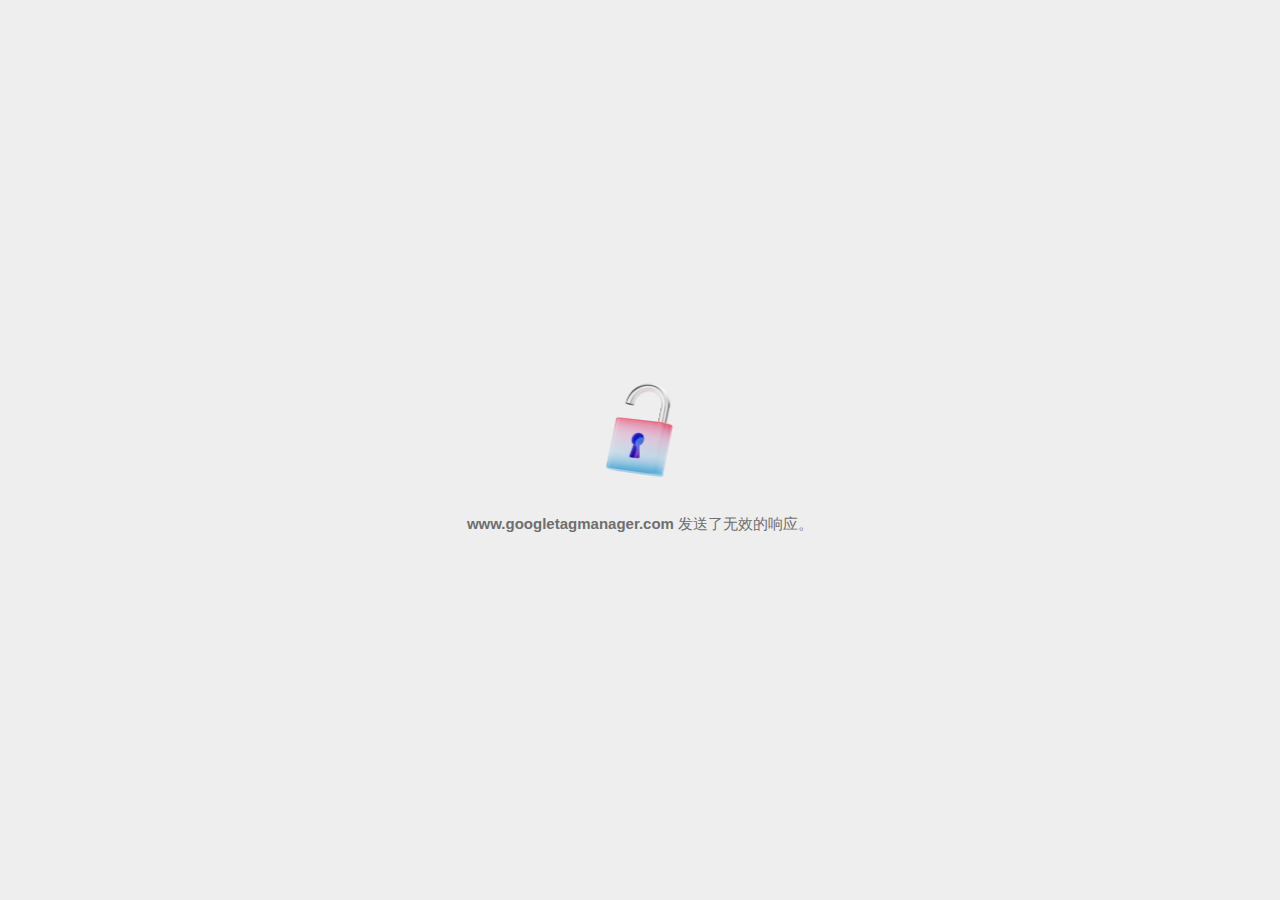
<file: index_files/sw_iframe(1).html>
<!DOCTYPE html>
<!-- saved from url=(0059)file:///C:/Users/enzor/Downloads/index_files/sw_iframe.html -->
<html dir="ltr" lang="zh" subframe=""><head><meta http-equiv="Content-Type" content="text/html; charset=UTF-8">
  
  <meta name="theme-color" content="#fff">
  <meta name="viewport" content="width=device-width, initial-scale=1.0,
                                 maximum-scale=1.0, user-scalable=no">
  <title>www.googletagmanager.com</title>
  <style>/* Copyright 2017 The Chromium Authors
 * Use of this source code is governed by a BSD-style license that can be
 * found in the LICENSE file. */

a {
  color: var(--link-color);
}

body {
  --background-color: #fff;
  --error-code-color: var(--google-gray-700);
  --google-blue-100: rgb(210, 227, 252);
  --google-blue-300: rgb(138, 180, 248);
  --google-blue-600: rgb(26, 115, 232);
  --google-blue-700: rgb(25, 103, 210);
  --google-gray-100: rgb(241, 243, 244);
  --google-gray-300: rgb(218, 220, 224);
  --google-gray-500: rgb(154, 160, 166);
  --google-gray-50: rgb(248, 249, 250);
  --google-gray-600: rgb(128, 134, 139);
  --google-gray-700: rgb(95, 99, 104);
  --google-gray-800: rgb(60, 64, 67);
  --google-gray-900: rgb(32, 33, 36);
  --heading-color: var(--google-gray-900);
  --link-color: rgb(88, 88, 88);
  --popup-container-background-color: rgba(0,0,0,.65);
  --primary-button-fill-color-active: var(--google-blue-700);
  --primary-button-fill-color: var(--google-blue-600);
  --primary-button-text-color: #fff;
  --quiet-background-color: rgb(247, 247, 247);
  --secondary-button-border-color: var(--google-gray-500);
  --secondary-button-fill-color: #fff;
  --secondary-button-hover-border-color: var(--google-gray-600);
  --secondary-button-hover-fill-color: var(--google-gray-50);
  --secondary-button-text-color: var(--google-gray-700);
  --small-link-color: var(--google-gray-700);
  --text-color: var(--google-gray-700);
  --edge-background: var(--edge-grey-background);
  --edge-black: #101010;
  --edge-focus-color: #838383;
  --edge-blue-hover: #0078D4;
  --edge-blue-pressed: #1081D7;
  --edge-blue-rest: #0070C6;
  --edge-blue-selected: #004274;
  --edge-border-hover:#949494;
  --edge-border-pressed: #ADADAD;
  --edge-border-rest: #C5C5C5;
  --edge-grey-background: #F6F6F6;
  --edge-grey-selected: #C6C6C6;
  --edge-light-grey-hover: #F3F3F3;
  --edge-light-grey-pressed: #F7F7F7;
  --edge-light-grey-rest: #EFEFEF;
  --edge-primary-text-color: var(--edge-black);
  --edge-secondary-text-color: var(--edge-text-grey-rest);
  --edge-text-blue-hover: #0070C6;
  --edge-text-blue-rest: #0061AB;
  --edge-text-blue-pressed: #1081D7;
  --edge-text-grey-rest: #6F6F6F;
  --edge-white: #FFFFFF;
  --edge-primary-button-focus-shadow: 0 0 0 2px inset #F2F8FD;
  --edge-focus-outline: 2px solid var(--edge-focus-color);
  background: var(--edge-background);
  color: var(--edge-primary-text-color);
  word-wrap: break-word;
}

.nav-wrapper .secondary-button {
  background: var(--secondary-button-fill-color);
  border: 1px solid var(--secondary-button-border-color);
  color: var(--secondary-button-text-color);
  float: none;
  margin: 0;
  padding: 8px 16px;
}

.hidden {
  display: none;
}

html {
  -webkit-text-size-adjust: 100%;
  font-size: 125%;
}

.icon {
  background-repeat: no-repeat;
  background-size: 100%;
}

@media (prefers-color-scheme: dark) {
  body {
    --background-color: var(--google-gray-900);
    --error-code-color: var(--google-gray-500);
    --heading-color: var(--google-gray-500);
    --link-color: var(--google-blue-300);
    --primary-button-fill-color-active: rgb(129, 162, 208);
    --primary-button-fill-color: var(--google-blue-300);
    --primary-button-text-color: var(--google-gray-900);
    --quiet-background-color: var(--background-color);
    --secondary-button-border-color: var(--google-gray-700);
    --secondary-button-fill-color: var(--google-gray-900);
    --secondary-button-hover-fill-color: rgb(48, 51, 57);
    --secondary-button-text-color: var(--google-blue-300);
    --small-link-color: var(--google-blue-300);
    --text-color: var(--google-gray-500);
    --edge-black: #FFFFFF;
    --edge-focus-color: #888;
    --edge-blue-hover: #0070C6;
    --edge-blue-pressed: #0069B9;
    --edge-blue-rest: #0078D4;
    --edge-blue-selected: #63ACE5;
    --edge-border-hover:#909090;
    --edge-border-pressed: #787878;
    --edge-border-rest: #575757;
    --edge-grey-background: #2D2D2D;
    --edge-grey-selected: #676767;
    --edge-light-grey-hover: #424242;
    --edge-light-grey-pressed: #3E3E3E;
    --edge-light-grey-rest: #464646;
    --edge-text-blue-hover: #429BDF;
    --edge-text-blue-rest: #63ACE5;
    --edge-text-blue-pressed: #2189DA;
    --edge-text-grey-rest: #949494;
    --edge-white: #1D1D1D;
    --edge-primary-button-focus-shadow: 0 0 0 2px inset #F2F8FD;
  }
}
</style>
  <style>/* Copyright 2014 The Chromium Authors
   Copyright (C) Microsoft Corporation. All rights reserved.
   Use of this source code is governed by a BSD-style license that can be
   found in the LICENSE file. */

button {
  border: 0;
  border-radius: 2px;
  box-sizing: border-box;
  color: var(--primary-button-text-color);
  cursor: pointer;
  float: right;
  font-size: .875em;
  margin: 0;
  padding: 8px 16px;
  transition: box-shadow 150ms cubic-bezier(0.4, 0, 0.2, 1);
  user-select: none;
}

[dir='rtl'] button {
  float: left;
}

.bad-clock button,
.captive-portal button,
.https-only button,
.insecure-form button,
.lookalike-url button,
.main-frame-blocked button,
.neterror button,
.pdf button,
.ssl button,
.enterprise-block button,
.enterprise-warn button,
.safe-browsing-billing button,
.supervised-user-verify button {
  background: var(--edge-blue-rest);
}

.bad-clock a,
.captive-portal a,
.supervised-user-verify a,
.ssl a {
  color: var(--edge-text-blue-rest);
  text-decoration: none;
  border-bottom: 1px solid currentColor;
}

@media (forced-colors: active) {
  .bad-clock a,
  .captive-portal a,
  .supervised-user-verify a,
  .ssl a {
    -ms-high-contrast-adjust: none;
    color: LinkText;
    border-bottom: 1px solid currentColor;
  }
  .bad-clock a:focus,
  .captive-portal a:focus,
  .supervised-user-verify a:focus,
  .ssl a:focus {
    outline: none;
    border-bottom: 2px solid LinkText;
  }
}

.bad-clock #primary-button,
.captive-portal #primary-button,
.supervised-user-verify #primary-button,
.ssl #primary-button {
  color: white;
  background-color: var(--edge-blue-rest);
  border: 2px solid var(--edge-blue-rest);
  font-family: system-ui, sans-serif;
  font-weight: 600;
  outline: none;
}

.bad-clock #primary-button:focus,
.captive-portal #primary-button:focus,
.supervised-user-verify #primary-button:focus,
.ssl #primary-button:focus {
  border-color: var(--edge-focus-color);
  box-shadow: var(--edge-primary-button-focus-shadow);
}

.bad-clock #primary-button:hover,
.captive-portal #primary-button:hover,
.supervised-user-verify #primary-button:hover,
.ssl #primary-button:hover {
  background-color: var(--edge-blue-hover);
  border-color: var(--edge-blue-hover);
}

.bad-clock #primary-button:active,
.captive-portal #primary-button:active,
.supervised-user-verify #primary-button:active,
.ssl #primary-button:active {
  background-color: var(--edge-blue-pressed);
  box-shadow: 0 1px 2px 0 rgba(60, 64, 67, .3),
      0 2px 6px 2px rgba(60, 64, 67, .15);
}

@media(forced-colors: active) {
  /* Accent button */
  .bad-clock #primary-button,
  .captive-portal #primary-button,
  .supervised-user-verify #primary-button,
  .ssl #primary-button {
    -ms-high-contrast-adjust: none;
    background-color: Highlight;
    color: HighlightText;
    border: 2px solid transparent;
  }
  .bad-clock #primary-button:focus,
  .captive-portal #primary-button:focus,
  .supervised-user-verify #primary-button:focus,
  .ssl #primary-button:focus {
    outline: 2px solid ButtonText;
    border-color: transparent;
    box-shadow: none;
  }
  .bad-clock #primary-button:hover,
  .captive-portal #primary-button:hover,
  .supervised-user-verify #primary-button:hover,
  .ssl #primary-button:hover {
    background-color: HighlightText;
    color: Highlight;
    border: 2px solid Highlight;
  }
}

.bad-clock #details-button,
.captive-portal #details-button,
.supervised-user-verify #details-button,
.ssl #details-button {
  color: var(--edge-primary-text-color);
  background-color: transparent;
  border-color: var(--edge-border-rest);
}

.bad-clock #details-button:focus,
.captive-portal #details-button:focus,
.supervised-user-verify #details-button:focus,
.ssl #details-button:focus {
  outline: var(--edge-focus-outline);
}

.bad-clock #details-button:active,
.captive-portal #details-button:active,
.supervised-user-verify #details-button:active,
.ssl #details-button:active {
  border-color: white;
  background: var(--edge-light-grey-pressed);
  box-shadow: 0 1px 2px 0 rgba(60, 64, 67, .3),
      0 2px 6px 2px rgba(60, 64, 67, .15);
}

.bad-clock #details-button:hover,
.captive-portal #details-button:hover,
.supervised-user-verify #details-button:hover,
.ssl #details-button:hover {
  background: var(--edge-light-grey-hover);
  border-color: var(--edge-border-hover);
  text-decoration: none;
}
@media(forced-colors: active) {
  /* Outline button */
  .bad-clock #details-button,
  .captive-portal #details-button,
  .supervised-user-verify #details-button,
  .ssl #details-button {
    -ms-high-contrast-adjust: none;
    background-color: ButtonFace;
    color: ButtonText;
    border: 1px solid ButtonText;
  }
  .bad-clock #details-button:focus,
  .captive-portal #details-button:focus,
  .supervised-user-verify #details-button:focus,
  .ssl #details-button:focus {
    outline: 2px solid ButtonText;
  }
  .bad-clock #details-button:hover,
  .captive-portal #details-button:hover,
  .supervised-user-verify #details-button:hover,
  .ssl #details-button:hover {
    background-color: Highlight;
    color: HighlightText;
  }
}

.bad-clock #main-message > p,
.captive-portal #main-message > p,
.supervised-user-verify #main-message > p,
.ssl #main-message > p {
  font-size: 14px;
  line-height: 20px;
  color: var(--edge-primary-text-color);
}
}

button:active {
  background: var(--primary-button-fill-color-active);
  outline: 0;
}

#debugging {
  display: inline;
  overflow: auto;
}

.debugging-content {
  line-height: 1em;
  margin-bottom: 0;
  margin-top: 1em;
}

.debugging-content-fixed-width {
  display: block;
  font-family: monospace;
  font-size: 1.2em;
  margin-top: 0.5em;
}

.debugging-title {
  font-weight: bold;
}

#details {
  margin: 0 0 50px;
}

#details p:not(:first-of-type) {
  margin-top: 20px;
}

.secondary-button:active {
  border-color: white;
  box-shadow: 0 1px 2px 0 rgba(60, 64, 67, .3),
      0 2px 6px 2px rgba(60, 64, 67, .15);
}

.secondary-button:hover {
  background: var(--secondary-button-hover-fill-color);
  border-color: var(--secondary-button-hover-border-color);
  text-decoration: none;
}

.error-code {
  color: var(--error-code-color);
  font-size: .8em;
  margin-top: 12px;
  text-transform: uppercase;
}

#error-debugging-info {
  font-size: 0.8em;
}

h1 {
  color: var(--edge-primary-text-color);
  font-size: 1.6em;
  font-weight: bold;
  line-height: 1.25em;
  margin-bottom: 16px;
}

h2 {
  font-size: 1.2em;
  font-weight: normal;
}

.icon {
  height: 72px;
  margin: 0 0 40px;
  width: 72px;
}

input[type=checkbox] {
  opacity: 0;
}

input[type=checkbox]:focus ~ .checkbox::after {
  outline: -webkit-focus-ring-color auto 5px;
}

.interstitial-wrapper {
  box-sizing: border-box;
  font-size: 1em;
  line-height: 1.6em;
  margin: 14vh auto 0;
  max-width: 600px;
  width: 100%;
}

#main-message > p {
  display: inline;
}

#extended-reporting-opt-in {
  font-size: .875em;
  margin-top: 32px;
}

#extended-reporting-opt-in label {
  display: grid;
  grid-template-columns: 1.8em 1fr;
  position: relative;
}

#enhanced-protection-message {
  border-radius: 20px;
  font-size: 1em;
  margin-top: 32px;
  padding: 10px 5px;
}

#enhanced-protection-message a {
  color: var(--google-red-10);
}

#enhanced-protection-message label {
  display: grid;
  grid-template-columns: 2.5em 1fr;
  position: relative;
}

#enhanced-protection-message div {
  margin: 0.5em;
}

#enhanced-protection-message .icon {
  height: 1.5em;
  vertical-align: middle;
  width: 1.5em;
}

#https-upgrades-message {
  border-radius: 4px;
  font-size: 1em;
}

.nav-wrapper {
  margin-top: 51px;
}

.nav-wrapper::after {
  clear: both;
  content: '';
  display: table;
  width: 100%;
}

.small-link {
  color: var(--small-link-color);
  font-size: .875em;
}

.checkboxes {
  flex: 0 0 24px;
}

.checkbox {
  --padding: .9em;
  background: transparent;
  display: block;
  height: 1em;
  left: -1em;
  padding-inline-start: var(--padding);
  position: absolute;
  right: 0;
  top: -.5em;
  width: 1em;
}

.checkbox::after {
  border: 1px solid white;
  border-radius: 2px;
  content: '';
  height: 1em;
  left: var(--padding);
  position: absolute;
  top: var(--padding);
  width: 1em;
}

.checkbox::before {
  background: transparent;
  border: 2px solid white;
  border-inline-end-width: 0;
  border-top-width: 0;
  content: '';
  height: .2em;
  left: calc(.3em + var(--padding));
  opacity: 0;
  position: absolute;
  top: calc(.3em  + var(--padding));
  transform: rotate(-45deg);
  width: .5em;
}

input[type=checkbox]:checked ~ .checkbox::before {
  opacity: 1;
}

#recurrent-error-message {
  background: var(--edge-light-grey-rest);
  border-radius: 4px;
  margin-bottom: 16px;
  margin-top: 12px;
  padding: 12px 16px;
}

.showing-recurrent-error-message #extended-reporting-opt-in {
  margin-top: 16px;
}

.showing-recurrent-error-message #enhanced-protection-message {
  margin-top: 16px;
}

@media (max-width: 700px) {
  .interstitial-wrapper {
    padding: 0 10%;
  }

  #error-debugging-info {
    overflow: auto;
  }
}

@media (max-width: 420px) {
  button,
  [dir='rtl'] button,
  .small-link {
    float: none;
    font-size: .825em;
    font-weight: 500;
    margin: 0;
    width: 100%;
  }

  button {
    padding: 16px 24px;
  }

  #details {
    margin: 20px 0 20px 0;
  }

  #details p:not(:first-of-type) {
    margin-top: 10px;
  }

  .secondary-button:not(.hidden) {
    display: block;
    margin-top: 20px;
    text-align: center;
    width: 100%;
  }

  .interstitial-wrapper {
    padding: 0 5%;
  }

  #extended-reporting-opt-in {
    margin-top: 24px;
  }

  #enhanced-protection-message {
    margin-top: 24px;
  }

  .nav-wrapper {
    margin-top: 30px;
  }
}

/**
 * Mobile specific styling.
 * Navigation buttons are anchored to the bottom of the screen.
 * Details message replaces the top content in its own scrollable area.
 */

@media (max-width: 420px) {
  .nav-wrapper .secondary-button {
    border: 0;
    margin: 16px 0 0;
    margin-inline-end: 0;
    padding-bottom: 16px;
    padding-top: 16px;
  }
}

/* Fixed nav. */
@media (min-width: 240px) and (max-width: 420px) and
       (min-height: 401px),
       (min-width: 421px) and (min-height: 240px) and
       (max-height: 560px) {
  body .nav-wrapper {
    background: var(--edge-grey-background);
    bottom: 0;
    box-shadow: 0 -22px 40px var(--edge-grey-background);
    left: 0;
    margin: 0 auto;
    max-width: 736px;
    padding-inline-end: 24px;
    padding-inline-start: 24px;
    position: fixed;
    right: 0;
    width: 100%;
    z-index: 2;
  }

  .interstitial-wrapper {
    max-width: 736px;
  }

  #details,
  #main-content {
    padding-bottom: 40px;
  }

  #details {
    padding-top: 5.5vh;
  }

  button.small-link {
    color: var(--google-blue-600);
  }
}

@media (max-width: 420px) and (orientation: portrait),
       (max-height: 560px) {
  body {
    margin: 0 auto;
  }

  button,
  #details-button,
  [dir='rtl'] button,
  button.small-link {
    font-size: .933em;
    margin: 6px 0;
    transform: translatez(0);
  }

  .nav-wrapper {
    box-sizing: border-box;
    padding-bottom: 8px;
    width: 100%;
  }

  #details {
    box-sizing: border-box;
    height: auto;
    margin: 0;
    opacity: 1;
    transition: opacity 250ms cubic-bezier(0.4, 0, 0.2, 1);
  }

  #details.hidden,
  #main-content.hidden {
    height: 0;
    opacity: 0;
    overflow: hidden;
    padding-bottom: 0;
    transition: none;
  }

  h1 {
    font-size: 1.5em;
    margin-bottom: 8px;
  }

  .icon {
    margin-bottom: 5.69vh;
  }

  .interstitial-wrapper {
    box-sizing: border-box;
    margin: 7vh auto 12px;
    padding: 0 24px;
    position: relative;
  }

  .interstitial-wrapper p {
    font-size: .95em;
    line-height: 1.61em;
    margin-top: 8px;
  }

  #main-content {
    margin: 0;
    transition: opacity 100ms cubic-bezier(0.4, 0, 0.2, 1);
  }

  .small-link {
    border: 0;
  }

  .suggested-left > #control-buttons,
  .suggested-right > #control-buttons {
    float: none;
    margin: 0;
  }
}

@media (min-width: 421px) and (min-height: 500px) and (max-height: 560px) {
  .interstitial-wrapper {
    margin-top: 10vh;
  }
}

@media (min-height: 400px) and (orientation:portrait) {
  .interstitial-wrapper {
    margin-bottom: 145px;
  }
}

@media (min-height: 299px) {
  .nav-wrapper {
    padding-bottom: 16px;
  }
}

@media (max-height: 560px) and (min-height: 240px) and (orientation:landscape) {
  .extended-reporting-has-checkbox #details {
    padding-bottom: 80px;
  }
}

@media (min-height: 500px) and (max-height: 650px) and (max-width: 414px) and
       (orientation: portrait) {
  .interstitial-wrapper {
    margin-top: 7vh;
  }
}

@media (min-height: 650px) and (max-width: 414px) and (orientation: portrait) {
  .interstitial-wrapper {
    margin-top: 10vh;
  }
}

/* Small mobile screens. No fixed nav. */
@media (max-height: 400px) and (orientation: portrait),
       (max-height: 239px) and (orientation: landscape),
       (max-width: 419px) and (max-height: 399px) {
  .interstitial-wrapper {
    display: flex;
    flex-direction: column;
    margin-bottom: 0;
  }

  #details {
    flex: 1 1 auto;
    order: 0;
  }

  #main-content {
    flex: 1 1 auto;
    order: 0;
  }

  .nav-wrapper {
    flex: 0 1 auto;
    margin-top: 8px;
    order: 1;
    padding-inline-end: 0;
    padding-inline-start: 0;
    position: relative;
    width: 100%;
  }

  button,
  .nav-wrapper .secondary-button {
    padding: 16px 24px;
  }

  button.small-link {
    color: var(--google-blue-600);
  }
}

@media (max-width: 239px) and (orientation: portrait) {
  .nav-wrapper {
    padding-inline-end: 0;
    padding-inline-start: 0;
  }
}

</style>
  <style>/* Copyright 2013 The Chromium Authors. All rights reserved.
 * Copyright (C) Microsoft Corporation. All rights reserved.
 * Use of this source code is governed by a BSD-style license that can be
 * found in the LICENSE file. */

/* Don't use the main frame div when the error is in a subframe. */
body {
  background-color: var(--edge-grey-background);
}

html[subframe] #main-frame-error {
  display: none;
}

/* Don't use the subframe error div when the error is in a main frame. */
html:not([subframe]) #sub-frame-error {
  display: none;
}


h1 {
  margin-top: 0;
  word-wrap: break-word;
  color: var(--edge-primary-text-color);
  margin-bottom: 22px;
}

h1 span {
  font-weight: 600;
  font-family: "Segoe UI", system-ui, sans-serif;
  font-style: normal;
  font-size: 32px;
  line-height: 40px;
}

h2 {
  color: var(--edge-secondary-text-color);
  font-size: 1.2em;
  font-weight: normal;
  margin: 10px 0;
}

a {
  color: var(--edge-text-blue-rest);
  text-decoration: none;
  border-bottom: 1px solid currentColor;
}

a:hover {
  color: var(--edge-text-blue-hover);
}

a:focus {
  outline: none;
  text-decoration: none;
  border-bottom: var(--edge-focus-outline);
}

#buttons {
  display: grid;
  grid-template-rows: auto auto;
}

.text-button {
  float: inline-start !important;
  margin-bottom: 10px;
}

#game-div {
  display: block;
}

#game-buttons {
  display: flex;
  align-items: center;
  margin-top: 26px;
}

#game-message {
  margin-inline-end: 6px;
}

#game-button {
  padding: 0;
  color: rgba(33, 105, 235, 1);
  background-color: transparent;
  font-style: normal;
  font-weight: 400;
  font-size: 14px;
  line-height: 20px;
  display: inline-flex;
  gap: 6px;
}

#game-button:disabled {
  opacity: 0.3;
  cursor: not-allowed;
}

#game-button:focus:not(:disabled) {
  outline: var(--edge-focus-outline);
}

@media (forced-colors: active) {
  a:hover {
    color: HightlightText;
  }
}


.footer {
  position: absolute;
  right: 0;
  bottom: 0;
  left: 0;
  padding: 1rem;
  display: flex;
}

.footer div:first-of-type {
  margin-right: auto;
}

.left-footer {
  display: flex;
  flex-direction: row;
  column-gap: 10px;
  margin-left: 40px;
}

.edge-logo {
  content: url([data-uri]);
  width: 24px;
  height: 24px;
}

.edge-branding-text {
  flex: 82%;
  font-family: "Segoe UI", system-ui, sans-serif;
  font-style: normal;
  font-weight: 600;
  font-size: 14px;
  line-height: 22px;
  text-align: right;
}

/* TODO(sayyagari): Migrate from usage of deprecated CSS -webkit-user-select. */
.icon {
  -webkit-user-select: none;
  display: inline-block;
  width: 128px;
  height: 128px;
  margin: 0 0 20px;
}

.icon-generic {
  /* Can't access edge://theme/IDR_ERROR_NETWORK_GENERIC from an untrusted
   * renderer process, so embed the resource manually. */
  content: -webkit-image-set(url([data-uri]) 1x,
      url([data-uri]) 2x);
}

.icon-offline {
  content: -webkit-image-set(url([data-uri]) 1x,
      url([data-uri]) 2x);
  position: relative;
}

.icon-page-error {
  content: url([data-uri]);
}

.icon-thinking {
  content: url([data-uri]);
}

.icon-blocked {
  content: url([data-uri]);
}

.icon-disconnected {
  content: url([data-uri]);
}

.icon-find {
  content: url([data-uri]);
}

.icon-insecure-site {
  content: url([data-uri]);
}

.icon-page-briefcase {
  content: url([data-uri]);
}
@media (width > 300px) and (height > 150px) {
  .icon-elixir-page-error {
    content: url([data-uri]);
  }

  .icon-elixir-thinking {
    content: url([data-uri]);
  }

  .icon-elixir-blocked {
    content: url([data-uri]);
  }

  .icon-elixir-disconnected {
    content: url([data-uri]);
  }

  .icon-elixir-insecure {
    content: url([data-uri]);
  }
}

.icon-play-game-button {
  width: 20px;
  height: 20px;
  content: url([data-uri]);
}

.icon-disabled {
  content: -webkit-image-set(url([data-uri]) 1x,
      url([data-uri]) 2x);
  width: 112px;
}

.managed-icon {
  content: url([data-uri]);
  margin-inline-end: 6px;
  height: 16px;
  width: 16px;
}

.error-code {
  display: block;
  font-family: "Segoe UI", system-ui, sans-serif;
  font-style: normal;
  font-size: 10px;
  line-height: 14px;
  color: var(--edge-secondary-text-color);
  margin-top: 20px;
  font-weight: 400;
}

#content-top {
  margin: 20px;
}

.hidden {
  display: none !important;
}

#suggestion {
  margin-top: 15px;
}

#suggestions-list p {
  margin-block-end: 0;
  color: var(--edge-primary-text-color);
  font-weight: 700;
}

#suggestions-list ul {
  margin-top: 0;
  margin-left: 10px;
  color: var(--edge-primary-text-color);
  padding-inline-start: 0;
  list-style: none;
  font-family: "Segoe UI", system-ui, sans-serif;
  font-style: normal;
}

#suggestions-list li {
  margin-top: 12px;
  font-size: 14px;
  line-height: 20px;
  font-weight: 400;
}

#suggestions-list li:before {
  content: "•";
  font-size: 14px;
  padding-right: 1em;
}

.single-suggestion li:before {
  display: none;
}

#short-suggestion {
  margin-top: 5px;
}

#error-information-button {
  content: url([data-uri]);
  height: 24px;
  vertical-align: -.15em;
  width: 24px;
}

.use-popup-container#error-information-popup-container #error-information-popup {
  align-items: center;
  background-color: var(--edge-grey-background);
  display: flex;
  height: 100%;
  left: 0;
  position: fixed;
  top: 0;
  width: 100%;
  z-index: 100;
}

.use-popup-container#error-information-popup-container #error-information-popup-content>p {
  margin-bottom: 11px;
  margin-inline-start: 20px;
}

#error-information-popup-content {
  margin-top: 20px;
}

.use-popup-container#error-information-popup-container #suggestions-list ul {
  margin-inline-start: 15px;
}

.use-popup-container#error-information-popup-container #error-information-popup-box {
  background-color: var(--edge-white);
  left: 5%;
  padding-bottom: 15px;
  padding-top: 15px;
  position: fixed;
  width: 90%;
  z-index: 101;
}

.use-popup-container#error-information-popup-container div.error-code {
  margin-inline-start: 20px;
}

.use-popup-container#error-information-popup-container #suggestions-list p {
  margin-inline-start: 20px;
}

:not(.use-popup-container)#error-information-popup-container #error-information-popup-close {
  display: none;
}

#error-information-popup-close {
  margin-bottom: 0px;
  margin-inline-end: 35px;
  margin-top: 15px;
  text-align: end;
}

.link-button {
  color: var(--edge-text-blue-rest);
  display: inline-block;
  font-weight: bold;
  text-transform: uppercase;
}

#sub-frame-error-details {
  color: var(--edge-secondary-text-color);
  
}

[jscontent=hostName],
[jscontent=failedUrl] {
  overflow-wrap: break-word;
}

#search-container {
  /* Prevents a space between controls. */
  display: flex;
  margin-top: 20px;
}

.snackbar {
  background: #323232;
  border-radius: 2px;
  bottom: 24px;
  box-sizing: border-box;
  color: #fff;
  font-size: .87em;
  left: 24px;
  max-width: 568px;
  min-width: 288px;
  opacity: 0;
  padding: 16px 24px 12px;
  position: fixed;
  transform: translateY(90px);
  will-change: opacity, transform;
  z-index: 999;
}

.snackbar-show {
  -webkit-animation:
    show-snackbar .25s cubic-bezier(0.0, 0.0, 0.2, 1) forwards,
    hide-snackbar .25s cubic-bezier(0.4, 0.0, 1, 1) forwards 5s;
}

@-webkit-keyframes show-snackbar {
  100% {
    opacity: 1;
    transform: translateY(0);
  }
}

@-webkit-keyframes hide-snackbar {
  0% {
    opacity: 1;
    transform: translateY(0);
  }

  100% {
    opacity: 0;
    transform: translateY(90px);
  }
}

.suggestions {
  margin-top: 18px;
  color: var(--edge-primary-text-color);
  font-size: 14px;
  line-height: 20px;
}

.suggestion-header {
  font-weight: bold;
  margin-bottom: 4px;
}

/* Decrease padding at low sizes. */
@media (max-width: 640px),
(max-height: 640px) {
  h1 {
    margin: 0 0 15px;
  }

  #content-top {
    margin: 15px;
  }

  .suggestions {
    margin-top: 10px;
  }

  .suggestion-header {
    margin-bottom: 0;
  }
}

#download-link,
#download-link-clicked {
  margin-bottom: 30px;
  margin-top: 30px;
}

#download-link-clicked {
  color: #BBB;
}

#download-link:before,
#download-link-clicked:before {
  content: url([data-uri]);
  display: inline-block;
  margin-inline-end: 4px;
  vertical-align: -webkit-baseline-middle;
}

#download-link-clicked:before {
  width: 0px;
  opacity: 0;
}

.offline-content-list-title {
  color: rgb(95, 99, 104);
  font-size: .8em;
  line-height: 1;
  margin-bottom: .8em;
}

#offline-content-suggestions {
  margin-inline-start: -5%;
  width: 110%;
}

/* The selectors below adjust the "overflow" of the suggestion cards contents
 * based on the same screen size based strategy used for the main frame, which
 * is applied by the `interstitial-wrapper` class. */
@media (max-width: 700px) {
  #offline-content-suggestions {
    margin-inline-start: -5%;
    width: 110%;
  }
}

@media (max-width: 420px) {
  #offline-content-suggestions {
    margin-inline-start: -2.5%;
    width: 105%;
  }
}

@media (max-width: 420px) and (orientation: portrait),
(max-height: 560px) {
  #offline-content-suggestions {
    margin-inline-start: -12px;
    width: calc(100% + 24px);
  }
}

.suggestion-with-image .offline-content-suggestion-visual {
  flex-basis: 8.2em;
  flex-shrink: 0;
}

.suggestion-with-image .offline-content-suggestion-visual>img {
  height: 100%;
  width: 100%;
}

#offline-content-list:not(.is-rtl) .suggestion-with-image .offline-content-suggestion-visual>img {
  border-bottom-right-radius: 8px;
  border-top-right-radius: 8px;
}

#offline-content-list.is-rtl .suggestion-with-image .offline-content-suggestion-visual>img {
  border-bottom-left-radius: 8px;
  border-top-left-radius: 8px;
}

.suggestion-with-icon .offline-content-suggestion-visual {
  align-items: center;
  display: flex;
  justify-content: center;
  min-height: 4.2em;
  min-width: 4.2em;
}

.suggestion-with-icon .offline-content-suggestion-visual>div {
  align-items: center;
  background-color: rgb(241, 243, 244);
  border-radius: 50%;
  display: flex;
  height: 2.3em;
  justify-content: center;
  width: 2.3em;
}

.suggestion-with-icon .offline-content-suggestion-visual>div>img {
  height: 1.45em;
  width: 1.45em;
}

.offline-content-suggestion-texts {
  display: flex;
  flex-direction: column;
  justify-content: space-between;
  line-height: 1.3;
  padding: .9em;
  width: 100%;
}

/* TODO(sayyagari): Migrate from usage of deprecated CSS -webkit-box. */
.offline-content-suggestion-title {
  -webkit-box-orient: vertical;
  -webkit-line-clamp: 3;
  color: rgb(32, 33, 36);
  display: -webkit-box;
  font-size: 1.1em;
  overflow: hidden;
  text-overflow: ellipsis;
}

div.offline-content-suggestion {
  align-items: stretch;
  border-color: rgb(218, 220, 224);
  border-radius: 8px;
  border-style: solid;
  border-width: 1px;
  display: flex;
  justify-content: space-between;
  margin-bottom: .8em;
}

.suggestion-with-image {
  flex-direction: row;
  height: 8.2em;
  max-height: 8.2em;
}

.suggestion-with-icon {
  flex-direction: row-reverse;
  height: 4.2em;
  max-height: 4.2em;
}

.suggestion-with-icon .offline-content-suggestion-title {
  -webkit-line-clamp: 1;
  word-break: break-all;
}

.suggestion-with-icon .offline-content-suggestion-texts {
  padding-inline-start: 0px;
}

.offline-content-suggestion-attribution-freshness {
  color: rgb(95, 99, 104);
  display: flex;
  font-size: .8em;
}

/* TODO(sayyagari): Migrate from usage of deprecated CSS -webkit-box. */
.offline-content-suggestion-attribution {
  -webkit-box-orient: vertical;
  -webkit-line-clamp: 1;
  display: -webkit-box;
  flex-shrink: 1;
  overflow-wrap: break-word;
  overflow: hidden;
  text-overflow: ellipsis;
  word-break: break-all;
}

.no-attribution .offline-content-suggestion-attribution {
  display: none;
}

.offline-content-suggestion-freshness:before {
  content: '-';
  display: inline-block;
  flex-shrink: 0;
  margin-inline-end: .1em;
  margin-inline-start: .1em;
}

.no-attribution .offline-content-suggestion-freshness:before {
  display: none;
}

.offline-content-suggestion-freshness {
  flex-shrink: 0;
}

.suggestion-with-image .offline-content-suggestion-pin-spacer {
  flex-shrink: 1;
  flex-grow: 100;
}

.suggestion-with-image .offline-content-suggestion-pin {
  content: url([data-uri]);
  flex-shrink: 0;
  height: 1.4em;
  margin-inline-start: .4em;
  width: 1.4em;
}

.offline-content-list-action {
  text-align: center;
}

#offline-content-summary {
  border-color: rgb(241, 243, 244);
  border-radius: 12px;
  border-style: solid;
  border-width: 1px;
  padding: 12px;
  text-align: center;
}

.offline-content-summary-image-truncate {
  width: 45px;
}

.offline-content-summary-images {
  direction: ltr;
  display: flex;
  margin-top: 10px;
  justify-content: center;
  padding-bottom: 12px;
}

.offline-content-summary-images img {
  background: rgb(241, 243, 244);
  border-radius: 50%;
  box-shadow:
    0px 1px 2px 0px rgb(155, 155, 155),
    0px 1px 3px 0px rgb(155, 155, 155);
  padding: 12px;
  width: 32px;
}

.offline-content-summary-description {
  border-top: 1px solid rgb(241, 243, 244);
  padding-top: 12px;
}

.offline-content-summary-action {
  padding-top: 12px;
}

/* Don't allow overflow when in a subframe. */
html[subframe] body {
  overflow: hidden;
}

/* TODO(sayyagari): Migrate from usage of deprecated CSS -webkit-flex. */
#sub-frame-error {
  -webkit-align-items: center;
  background-color: #DDD;
  display: -webkit-flex;
  -webkit-flex-flow: column;
  height: 100%;
  -webkit-justify-content: center;
  left: 0;
  position: absolute;
  text-align: center;
  top: 0;
  transition: background-color .2s ease-in-out;
  width: 100%;
}

#sub-frame-error:hover {
  background-color: #EEE;
}

#sub-frame-error .icon-generic {
  margin: 0 0 16px;
}

#sub-frame-error-details {
  margin: 0 10px;
  text-align: center;
  visibility: hidden;
}

/* Show details only when hovering. */
#sub-frame-error:hover #sub-frame-error-details {
  visibility: visible;
}

/* If the iframe is too small, always hide the error code. */
/* TODO(mmenke): See if overflow: no-display works better, once supported. */
@media (max-width: 200px),
(max-height: 95px) {
  #sub-frame-error-details {
    display: none;
  }
}

/* Adjust icon for small embedded frames in apps. */
@media (max-height: 100px) {
  #sub-frame-error .icon-generic {
    height: auto;
    margin: 0;
    padding-top: 0;
    width: 25px;
  }
}

#control-buttons {
  display: block;
}

/* details-button is special; it's a <button> element that looks like a link. */
#details-buttons {
  width: 100%;
}

#details-button {
  box-shadow: none;
  min-width: 0;
  background: none;
  border: none;
  color: var(--edge-primary-text-color);
  cursor: pointer;
  font-size: 14px;
  line-height: 20px;
  text-decoration: none;
  float: left;
  padding: 4px;
  font-family: system-ui, sans-serif;
}

#details-button:before {
  display: inline-block;
  content: "";
  background-image: url("[data-uri]");
  margin-right: 10px;
  width: 14px;
  height: 10px;
  background-repeat: no-repeat;
  background-position: center center;
  fill: var(--edge-primary-text-color);
}

#details-button.expanded:before {
  transform: rotate(180deg);
}

#details-button:focus {
  outline: solid 2px var(--edge-focus-color);
}

@media (forced-colors: active) {

  #details-button,
  #game-button {
    -ms-high-contrast-adjust: none;
    color: ButtonText;
    background-color: ButtonFace;
  }

  #game-button {
    /* extra border for this button only */
    border: 1px solid ButtonText;
  }

  #details-button::before,
  #game-button::before {
    fill: ButtonText;
  }

  #details-button:focus,
  #game-button:focus {
    outline: 2px solid ButtonText;
  }

  #details-button:hover,
  #game-button:hover {
    background-color: Highlight;
    color: HighlightText;
  }

  #details-button:hover::before,
  #game-button:hover::before {
    fill: HighlightText;
  }
}

.nav-wrapper {
  margin-top: 20px;
}

#control-buttons,
#stale-load-button,
#details-buttons {
  float: left !important;
}

.suggested-left .secondary-button {
  margin-inline-end: 0px;
}

#details-button.singular {
  float: none;
}

/* download-button shows both icon and text. */
#download-button {
  padding-bottom: 4px;
  padding-top: 4px;
  position: relative;
}

#download-button:before {
  background: -webkit-image-set(url([data-uri]) 1x,
      url([data-uri]) 2x) no-repeat;
  content: '';
  display: inline-block;
  width: 24px;
  height: 24px;
  margin-inline-end: 4px;
  margin-inline-start: -4px;
  vertical-align: middle;
}

#download-button:disabled {
  background: rgb(180, 206, 249);
  color: rgb(255, 255, 255);
}

/* TODO(https://crbug.com/852872): UI for offline suggested content is incomplete. */
.suggested-thumbnail {
  width: 25vw;
  height: 25vw;
}

#reload-button {
  background-color: var(--edge-blue-rest);
  color: white;
  /* always white because it is a blue button */
  border-radius: 4px;
  width: 87px;
  height: 40px;
  font-family: "Segoe UI", system-ui, sans-serif;
  font-style: normal;
  font-weight: 600;
  font-size: 16px;
  line-height: 22px;
  outline: none;
  padding: 0;
}

#reload-button:focus {
  outline: var(--edge-focus-outline);
  box-shadow: var(--edge-primary-button-focus-shadow);
}

#reload-button:hover {
  background-color: var(--edge-blue-hover);
}

#reload-button:active {
  background-color: var(--edge-blue-pressed);
}

@media (forced-colors: active) {

  /* Acts like an accent button */
  #reload-button {
    -ms-high-contrast-adjust: none;
    background-color: Highlight;
    color: HighlightText;
  }

  #reload-button:hover {
    background-color: HighlightText;
    color: Highlight;
    border: 2px solid Highlight;
  }

  #reload-button:focus {
    outline: 2px solid ButtonText;
    box-shadow: none;
  }
}

#secondary-reload-button {
  background-color: var(--edge-light-grey-rest);
  color: var(--edge-primary-text-color);
  border-radius: 4px;
  width: 87px;
  height: 40px;
  font-family: "Segoe UI", system-ui, sans-serif;
  font-style: normal;
  font-weight: 600;
  font-size: 16px;
  line-height: 22px;
  outline: none;
  padding: 0;
  margin-inline: 10px;
}

#secondary-reload-button:focus {
  outline: var(--edge-focus-outline);
  box-shadow: var(--edge-primary-button-focus-shadow);
}

#secondary-reload-button:hover {
  background-color: var(--edge-light-grey-hover);
}

#secondary-reload-button:active {
  background-color: var(--edge-light-grey-pressed);
}

@media (forced-colors: active) {

  /* Acts like an accent button */
  #secondary-reload-button {
    -ms-high-contrast-adjust: none;
    background-color: Highlight;
    color: HighlightText;
  }

  #secondary-reload-button:hover {
    background-color: HighlightText;
    color: Highlight;
    border: 2px solid Highlight;
  }

  #secondary-reload-button:focus {
    outline: 2px solid ButtonText;
    box-shadow: none;
  }
}

#diagnose-button {
  background-color: var(--edge-blue-rest);
  color: white;
  /* always white because it is a blue button */
  border-radius: 4px;
  width: auto;
  height: 40px;
  font-family: "Segoe UI", system-ui, sans-serif;
  font-style: normal;
  font-weight: 600;
  font-size: 16px;
  line-height: 22px;
  outline: none;
  padding-inline: 10px;
}

#diagnose-button:focus {
  outline: var(--edge-focus-outline);
  box-shadow: var(--edge-primary-button-focus-shadow);
}

#diagnose-button:hover {
  background-color: var(--edge-blue-hover);
}

#diagnose-button:active {
  background-color: var(--edge-blue-pressed);
}

@media (forced-colors: active) {
  /* Acts like an accent button */
  #diagnose-button {
    -ms-high-contrast-adjust: none;
    background-color: Highlight;
    color: HighlightText;
  }

  #diagnose-button:hover {
    background-color: HighlightText;
    color: Highlight;
    border: 2px solid Highlight;
  }

  #diagnose-button:focus {
    outline: 2px solid ButtonText;
    box-shadow: none;
  }
}

/* Offline page */
.offline {
  transition: -webkit-filter 1.5s cubic-bezier(0.65, 0.05, 0.36, 1),
    background-color 1.5s cubic-bezier(0.65, 0.05, 0.36, 1);
  will-change: -webkit-filter, background-color;
}

#main-message>p {
  font-size: 16px;
  line-height: 22px;
  color: var(--edge-primary-text-color);
  font-family: "Segoe UI", system-ui, sans-serif;
  font-style: normal;
  font-weight: 600;
}

.offline #main-message>p {
  display: none;
}

.offline.inverted {
  -webkit-filter: invert(100%);
  background-color: var(--edge-black);
}

.offline .interstitial-wrapper {
  color: #2b2b2b;
  font-size: 1em;
  line-height: 1.55;
  margin: 0 auto;
  padding-top: 100px;
  width: 100%;
}

.interstitial-wrapper {
  max-width: 700px;
}

.offline .controller {
  background: rgba(247, 247, 247, .1);
  height: 100vh;
  left: 0;
  position: absolute;
  top: 0;
  width: 100vw;
  z-index: 9;
}

.game-split-line {
  margin-top: 0px;
  height: 1px;
  background: rgba(0, 0, 0, 0.18);
}

.game-button-msg {
  margin-top: 2px;
}

#offline-resources {
  display: none;
}

@media (max-width: 420px) {
  #download-button {
    padding-bottom: 12px;
    padding-top: 12px;
  }

  .snackbar {
    left: 0;
    bottom: 0;
    width: 100%;
    border-radius: 0;
  }
}

@media (max-height: 350px) {
  h1 {
    margin: 0 0 15px;
  }

  .icon-offline {
    margin: 0 0 10px;
  }

  .interstitial-wrapper {
    margin-top: 5%;
  }

  .nav-wrapper {
    margin-top: 30px;
  }
}

@media (min-width: 420px) and (max-width: 736px) and (min-height: 240px) and (max-height: 420px) and (orientation:landscape) {
  .interstitial-wrapper {
    margin-bottom: 100px;
  }
}

@media (max-width: 360px) and (max-height: 480px) {
  .offline .interstitial-wrapper {
    padding-top: 60px;
  }

}

@media (min-height: 240px) and (orientation: landscape) {
  .offline .interstitial-wrapper {
    margin-bottom: 90px;
  }

  .icon-offline {
    margin-bottom: 20px;
  }
}

@media (max-height: 320px) and (orientation: landscape) {
  .icon-offline {
    margin-bottom: 0;
  }

}

@media (max-width: 240px) {
  button {
    padding-left: 12px;
    padding-right: 12px;
  }

  .interstitial-wrapper {
    overflow: inherit;
    padding: 0 8px;
  }
}

@media (max-width: 120px) {
  button {
    width: auto;
  }
}

@media (max-height: 650px) and (orientation: landscape) {
  .footer {
    display: none;
  }
}

@media (max-width: 700px) and (orientation: portrait) {
  .footer {
    display: none;
  }
}

@media (min-width: 600px) {
  .interstitial-wrapper {
    margin-inline-start: 200px;
  }
}

@media (width <= 300px) and (height <= 150px) {
  .icon {
    display: none;
  }
}

@media (prefers-color-scheme: dark) {

  .managed-icon {
    filter: invert(1);
  }

  .icon-play-game-button {
    content: url([data-uri]);
  }

  #game-button {
    color: rgba(77, 141, 250, 1);

  }

  @media (width > 300px) and (height > 150px) {
    .icon-elixir-page-error {
      content: url([data-uri]);
    }

    .icon-elixir-thinking {
      content: url([data-uri]);
    }

    .icon-elixir-blocked {
      content: url([data-uri]);
    }

    .icon-elixir-disconnected {
      content: url([data-uri]);
    }

    .icon-elixir-insecure {
      content: url([data-uri]);
    }
  }
}

@media (forced-colors: active) and (prefers-color-scheme: dark) {
  @media (width > 300px) and (height > 150px) {

    .icon-elixir-page-error {
      content: url([data-uri]);
    }

    .icon-elixir-thinking {
      content: url([data-uri]);
    }

    .icon-elixir-blocked {
      content: url([data-uri]);
    }

    .icon-elixir-disconnected {
      content: url([data-uri]);
    }

    .icon-elixir-insecure {
      content: url([data-uri]);
    }
  }
}

@media (forced-colors: active) and (prefers-color-scheme: light) {
  @media (width > 300px) and (height > 150px) {
    .icon-elixir-page-error {
      content: url([data-uri]);
      filter: invert(1);
    }

    .icon-elixir-thinking {
      content: url([data-uri]);
    }

    .icon-elixir-blocked {
      content: url([data-uri]);
      filter: invert(1);
    }

    .icon-elixir-disconnected {
      content: url([data-uri]);
    }

    .icon-elixir-insecure {
      content: url([data-uri]);
    }
  }
}
</style>
  <style>.neterror-vnext #main-frame-error {
  margin: 64px auto 0;
}

.neterror-vnext .icon-disconnected {
  content: url([data-uri]);
}

.neterror-vnext .icon-thinking {
  content: url([data-uri]);
}

.neterror-vnext .icon {
  height: 128px;
  margin: 0 0 20px;
  width: 128px;
}

.neterror-vnext .main-content {
  display: flex;
  flex-direction: column;
}

.bing-search {
  display: flex;
  justify-content: center;
  align-items: center;
  flex-direction: column;
  margin-top: 80px;
}

.bing-search .search-input {
  height: 46px;
  border-radius: 99px;
  border: 1px solid rgba(255, 255, 255, 0.20);
  box-shadow: 0px 0px 2px 0px rgba(0, 0, 0, 0.12), 0px 4px 8px 0px rgba(0, 0, 0, 0.14);
  backdrop-filter: blur(30px);
  box-sizing: border-box;
  display: flex;
}

.bing-search .search-input input {
  border: none;
  padding: 0 12px;
  line-height: 22px;
  font-size: 16px;
  background: #FFF;
  border-radius: 99px 0 0 99px;
  flex: 1;
}

.bing-search .search-input input:focus-visible {
  outline: none;
}

.bing-search .search-input input::placeholder {
  color: #616161;
  font-size: 16px;
  font-style: normal;
  font-weight: 400;
}

.search-icon {
  width: 70px;
  border-radius: 0 99px 99px 0;
  background: #0078D4;
  display: flex;
  align-items: center;
  justify-content: center;
  cursor: pointer;
}

.top-sites {
  width: calc(100% - 60px);
  margin-top: 70px;
  display: grid;
  justify-content: center;
  grid-template-columns: repeat(auto-fit, 110px);
  grid-row-gap: 16px;
}

.site-item {
  display: flex;
  align-items: center;
  justify-content: center;
  flex-direction: column;
  gap: 9px;
  cursor: pointer;
}

.site-item .site-image {
  display: flex;
  width: 44px;
  height: 44px;
  padding: 6px;
  justify-content: center;
  align-items: center;
  border-radius: 8px;
  border: 1px solid#E0E0E0;
  background-color: #fff;
  box-sizing: border-box;
}

.site-item .site-image img {
  max-width: 100%;
  max-height: 100%;
  object-fit: contain;
}

.site-item .title {
  color: #242424;
  font-size: 12px;
  font-weight: 400;
  line-height: 16px;
  white-space: nowrap;
  overflow: hidden;
  text-overflow: ellipsis;
  max-width: 85%;
}

@media (max-width: 644px) {
  .bing-search .search-input {
    width: 343px;
  }
}

@media (min-width: 644px) and (max-width: 956px) {
  .bing-search .search-input {
    width: 400px;
  }
}

@media (min-width: 956px) and (max-width: 1268px) {
  .bing-search .search-input {
    width: 528px;
  }
}

@media (min-width: 1268px) {
  .bing-search .search-input {
    width: 780px;
  }
}

@media (prefers-color-scheme: dark) {
  .site-item .title {
    color: #fff;
  }

  .neterror-vnext .icon-disconnected {
    content: url([data-uri]);
  }

  .neterror-vnext .icon-thinking {
    content: url([data-uri]);
  }
}

@media (-ms-high-contrast: active) {
  .neterror-vnext .icon-disconnected {
    content: url([data-uri]);
  }

  .neterror-vnext .icon-thinking {
    content: url([data-uri]);
  }
}
</style>
  <script>(function(){function l(a,b,c){return Function.prototype.call.apply(Array.prototype.slice,arguments)}function m(a,b,c){var e=l(arguments,2);return function(){return b.apply(a,e)}}function n(a,b){var c=new p(b);for(c.h=[a];c.h.length;){var e=c,d=c.h.shift();e.i(d);for(d=d.firstChild;d;d=d.nextSibling)1==d.nodeType&&e.h.push(d);}}function p(a){this.i=a;}function q(a){a.style.display="";}function r(a){a.style.display="none";}var t=/\s*;\s*/;function u(a,b){this.l.apply(this,arguments);}u.prototype.l=function(a,b){this.a||(this.a={});if(b){var c=this.a,e=b.a;for(d in e)c[d]=e[d];}else {var d=this.a;e=v;for(c in e)d[c]=e[c];}this.a.$this=a;this.a.$context=this;this.f="undefined"!=typeof a&&null!=a?a:"";b||(this.a.$top=this.f);};var v={$default:null},w=[];function x(a){for(var b in a.a)delete a.a[b];a.f=null;w.push(a);}function y(a,b,c){try{return b.call(c,a.a,a.f)}catch(e){return v.$default}}
u.prototype.clone=function(a,b,c){if(0<w.length){var e=w.pop();u.call(e,a,this);a=e;}else a=new u(a,this);a.a.$index=b;a.a.$count=c;return a};var z;window.trustedTypes&&(z=trustedTypes.createPolicy("jstemplate",{createScript:function(a){return a}}));var A={};function B(a){if(!A[a])try{var b="(function(a_, b_) { with (a_) with (b_) return "+a+" })",c=window.trustedTypes?z.createScript(b):b;A[a]=window.eval(c);}catch(e){}return A[a]}
function E(a){var b=[];a=a.split(t);for(var c=0,e=a.length;c<e;++c){var d=a[c].indexOf(":");if(!(0>d)){var g=a[c].substr(0,d).replace(/^\s+/,"").replace(/\s+$/,"");d=B(a[c].substr(d+1));b.push(g,d);}}return b}function F(){}var G=0,H={0:{}},I={},J={},K=[];function L(a){a.__jstcache||n(a,function(b){M(b);});}var N=[["jsselect",B],["jsdisplay",B],["jsvalues",E],["jsvars",E],["jseval",function(a){var b=[];a=a.split(t);for(var c=0,e=a.length;c<e;++c)if(a[c]){var d=B(a[c]);b.push(d);}return b}],["transclude",function(a){return a}],["jscontent",B],["jsskip",B]];
function M(a){if(a.__jstcache)return a.__jstcache;var b=a.getAttribute("jstcache");if(null!=b)return a.__jstcache=H[b];b=K.length=0;for(var c=N.length;b<c;++b){var e=N[b][0],d=a.getAttribute(e);J[e]=d;null!=d&&K.push(e+"="+d);}if(0==K.length)return a.setAttribute("jstcache","0"),a.__jstcache=H[0];var g=K.join("&");if(b=I[g])return a.setAttribute("jstcache",b),a.__jstcache=H[b];var h={};b=0;for(c=N.length;b<c;++b){d=N[b];e=d[0];var f=d[1];d=J[e];null!=d&&(h[e]=f(d));}b=""+ ++G;a.setAttribute("jstcache",
b);H[b]=h;I[g]=b;return a.__jstcache=h}function P(a,b){a.j.push(b);a.o.push(0);}function Q(a){return a.c.length?a.c.pop():[]}
F.prototype.g=function(a,b){var c=R(b),e=c.transclude;if(e)(c=S(e))?(b.parentNode.replaceChild(c,b),e=Q(this),e.push(this.g,a,c),P(this,e)):b.parentNode.removeChild(b);else if(c=c.jsselect){c=y(a,c,b);var d=b.getAttribute("jsinstance");var g=!1;d&&("*"==d.charAt(0)?(d=parseInt(d.substr(1),10),g=!0):d=parseInt(d,10));var h=null!=c&&"object"==typeof c&&"number"==typeof c.length;e=h?c.length:1;var f=h&&0==e;if(h)if(f)d?b.parentNode.removeChild(b):(b.setAttribute("jsinstance","*0"),r(b));else if(q(b),
null===d||""===d||g&&d<e-1){g=Q(this);d=d||0;for(h=e-1;d<h;++d){var k=b.cloneNode(!0);b.parentNode.insertBefore(k,b);T(k,c,d);f=a.clone(c[d],d,e);g.push(this.b,f,k,x,f,null);}T(b,c,d);f=a.clone(c[d],d,e);g.push(this.b,f,b,x,f,null);P(this,g);}else d<e?(g=c[d],T(b,c,d),f=a.clone(g,d,e),g=Q(this),g.push(this.b,f,b,x,f,null),P(this,g)):b.parentNode.removeChild(b);else null==c?r(b):(q(b),f=a.clone(c,0,1),g=Q(this),g.push(this.b,f,b,x,f,null),P(this,g));}else this.b(a,b);};
F.prototype.b=function(a,b){var c=R(b),e=c.jsdisplay;if(e){if(!y(a,e,b)){r(b);return}q(b);}if(e=c.jsvars)for(var d=0,g=e.length;d<g;d+=2){var h=e[d],f=y(a,e[d+1],b);a.a[h]=f;}if(e=c.jsvalues)for(d=0,g=e.length;d<g;d+=2)if(f=e[d],h=y(a,e[d+1],b),"$"==f.charAt(0))a.a[f]=h;else if("."==f.charAt(0)){f=f.substr(1).split(".");for(var k=b,O=f.length,C=0,U=O-1;C<U;++C){var D=f[C];k[D]||(k[D]={});k=k[D];}k[f[O-1]]=h;}else f&&("boolean"==typeof h?h?b.setAttribute(f,f):b.removeAttribute(f):b.setAttribute(f,""+h));
if(e=c.jseval)for(d=0,g=e.length;d<g;++d)y(a,e[d],b);e=c.jsskip;if(!e||!y(a,e,b))if(c=c.jscontent){if(c=""+y(a,c,b),b.innerHTML!=c){for(;b.firstChild;)e=b.firstChild,e.parentNode.removeChild(e);b.appendChild(this.m.createTextNode(c));}}else {c=Q(this);for(e=b.firstChild;e;e=e.nextSibling)1==e.nodeType&&c.push(this.g,a,e);c.length&&P(this,c);}};function R(a){if(a.__jstcache)return a.__jstcache;var b=a.getAttribute("jstcache");return b?a.__jstcache=H[b]:M(a)}
function S(a,b){var c=document;if(b){var e=c.getElementById(a);if(!e){e=b();var d=c.getElementById("jsts");d||(d=c.createElement("div"),d.id="jsts",r(d),d.style.position="absolute",c.body.appendChild(d));var g=c.createElement("div");d.appendChild(g);g.innerHTML=e;e=c.getElementById(a);}c=e;}else c=c.getElementById(a);return c?(L(c),c=c.cloneNode(!0),c.removeAttribute("id"),c):null}function T(a,b,c){c==b.length-1?a.setAttribute("jsinstance","*"+c):a.setAttribute("jsinstance",""+c);}window.jstGetTemplate=S;window.JsEvalContext=u;window.jstProcess=function(a,b){var c=new F;L(b);c.m=b?9==b.nodeType?b:b.ownerDocument||document:document;var e=m(c,c.g,a,b),d=c.j=[],g=c.o=[];c.c=[];e();for(var h,f,k;d.length;)h=d[d.length-1],e=g[g.length-1],e>=h.length?(e=c,f=d.pop(),f.length=0,e.c.push(f),g.pop()):(f=h[e++],k=h[e++],h=h[e++],g[g.length-1]=e,f.call(c,k,h));};
})();

// Copyright 2017 The Chromium Authors
// Copyright (C) Microsoft Corporation. All rights reserved.
// Use of this source code is governed by a BSD-style license that can be
// found in the LICENSE file.


const HIDDEN_CLASS$1 = 'hidden';

// 

//

// Copyright 2015 The Chromium Authors
// Use of this source code is governed by a BSD-style license that can be
// found in the LICENSE file.


let mobileNav = false;

/**
 * For small screen mobile the navigation buttons are moved
 * below the advanced text.
 */
function onResize() {
  const helpOuterBox = document.querySelector('#details');
  const mainContent = document.querySelector('#main-content');
  const mediaQuery = '(min-width: 240px) and (max-width: 420px) and ' +
      '(min-height: 401px), ' +
      '(max-height: 560px) and (min-height: 240px) and ' +
      '(min-width: 421px)';

/**
 * The #details section queried in |helpOuterBox| does not exist in case of the
 * Elixir revamped error pages (msElixirNetworkErrorPages).
 */
  if (!helpOuterBox) {
    return;
  }

  const detailsHidden = helpOuterBox.classList.contains(HIDDEN_CLASS$1);
  const runnerContainer = document.querySelector('.runner-container');

  // Check for change in nav status.
  if (mobileNav !== window.matchMedia(mediaQuery).matches) {
    mobileNav = !mobileNav;

    // Handle showing the top content / details sections according to state.
    if (mobileNav) {
      mainContent.classList.toggle(HIDDEN_CLASS$1, !detailsHidden);
      helpOuterBox.classList.toggle(HIDDEN_CLASS$1, detailsHidden);
      if (runnerContainer) {
        runnerContainer.classList.toggle(HIDDEN_CLASS$1, !detailsHidden);
      }
    } else if (!detailsHidden) {
      // Non mobile nav with visible details.
      mainContent.classList.remove(HIDDEN_CLASS$1);
      helpOuterBox.classList.remove(HIDDEN_CLASS$1);
      if (runnerContainer) {
        runnerContainer.classList.remove(HIDDEN_CLASS$1);
      }
    }
  }
}

function setupMobileNav() {
  window.addEventListener('resize', onResize);
  onResize();
}

document.addEventListener('DOMContentLoaded', setupMobileNav);

// Copyright 2022 The Chromium Authors
// Use of this source code is governed by a BSD-style license that can be
// found in the LICENSE file.
/**
 * Verify |value| is truthy.
 * @param value A value to check for truthiness. Note that this
 *     may be used to test whether |value| is defined or not, and we don't want
 *     to force a cast to boolean.
 */
function assert(value, message) {
    if (value) {
        return;
    }
    throw new Error('Assertion failed' + (message ? `: ${message}` : ''));
}

// Copyright 2022 The Chromium Authors
// Use of this source code is governed by a BSD-style license that can be
// found in the LICENSE file.
/**
 * @fileoverview This file defines a singleton which provides access to all data
 * that is available as soon as the page's resources are loaded (before DOM
 * content has finished loading). This data includes both localized strings and
 * any data that is important to have ready from a very early stage (e.g. things
 * that must be displayed right away).
 *
 * Note that loadTimeData is not guaranteed to be consistent between page
 * refreshes (https://crbug.com/740629) and should not contain values that might
 * change if the page is re-opened later.
 */
class LoadTimeData {
    data_ = null;
    /**
     * Sets the backing object.
     *
     * Note that there is no getter for |data_| to discourage abuse of the form:
     *
     *     var value = loadTimeData.data()['key'];
     */
    set data(value) {
        assert(!this.data_, 'Re-setting data.');
        this.data_ = value;
    }
    /**
     * @param id An ID of a value that might exist.
     * @return True if |id| is a key in the dictionary.
     */
    valueExists(id) {
        // TODO(42630414): Re-add assert check.
        // Commenting assert statement to mitigate Bug 42601651.
        // assert(this.data_, 'No data. Did you remember to include strings.js?');
        return this.data_ ? id in this.data_ : false;
    }
    /**
     * Fetches a value, expecting that it exists.
     * @param id The key that identifies the desired value.
     * @return The corresponding value.
     */
    getValue(id) {
        assert(this.data_, 'No data. Did you remember to include strings.js?');
        const value = this.data_[id];
        assert(typeof value !== 'undefined', 'Could not find value for ' + id);
        return value;
    }
    /**
     * As above, but also makes sure that the value is a string.
     * @param id The key that identifies the desired string.
     * @return The corresponding string value.
     */
    getString(id) {
        const value = this.getValue(id);
        assert(typeof value === 'string', `[${value}] (${id}) is not a string`);
        return value;
    }
    /**
     * Returns a formatted localized string where $1 to $9 are replaced by the
     * second to the tenth argument.
     * @param id The ID of the string we want.
     * @param args The extra values to include in the formatted output.
     * @return The formatted string.
     */
    getStringF(id, ...args) {
        const value = this.getString(id);
        if (!value) {
            return '';
        }
        return this.substituteString(value, ...args);
    }
    /**
     * Returns a formatted localized string where $1 to $9 are replaced by the
     * second to the tenth argument. Any standalone $ signs must be escaped as
     * $$.
     * @param label The label to substitute through. This is not an resource ID.
     * @param args The extra values to include in the formatted output.
     * @return The formatted string.
     */
    substituteString(label, ...args) {
        return label.replace(/\$(.|$|\n)/g, function (m) {
            assert(m.match(/\$[$1-9]/), 'Unescaped $ found in localized string.');
            if (m === '$$') {
                return '$';
            }
            const substitute = args[Number(m[1]) - 1];
            if (substitute === undefined || substitute === null) {
                // Not all callers actually provide values for all substitutes. Return
                // an empty value for this case.
                return '';
            }
            return substitute.toString();
        });
    }
    /**
     * Returns a formatted string where $1 to $9 are replaced by the second to
     * tenth argument, split apart into a list of pieces describing how the
     * substitution was performed. Any standalone $ signs must be escaped as $$.
     * @param label A localized string to substitute through.
     *     This is not an resource ID.
     * @param args The extra values to include in the formatted output.
     * @return The formatted string pieces.
     */
    getSubstitutedStringPieces(label, ...args) {
        // Split the string by separately matching all occurrences of $1-9 and of
        // non $1-9 pieces.
        const pieces = (label.match(/(\$[1-9])|(([^$]|\$([^1-9]|$))+)/g) ||
            []).map(function (p) {
            // Pieces that are not $1-9 should be returned after replacing $$
            // with $.
            if (!p.match(/^\$[1-9]$/)) {
                assert((p.match(/\$/g) || []).length % 2 === 0, 'Unescaped $ found in localized string.');
                return { value: p.replace(/\$\$/g, '$'), arg: null };
            }
            // Otherwise, return the substitution value.
            const substitute = args[Number(p[1]) - 1];
            if (substitute === undefined || substitute === null) {
                // Not all callers actually provide values for all substitutes. Return
                // an empty value for this case.
                return { value: '', arg: p };
            }
            return { value: substitute.toString(), arg: p };
        });
        return pieces;
    }
    /**
     * As above, but also makes sure that the value is a boolean.
     * @param id The key that identifies the desired boolean.
     * @return The corresponding boolean value.
     */
    getBoolean(id) {
        const value = this.getValue(id);
        assert(typeof value === 'boolean', `[${value}] (${id}) is not a boolean`);
        return value;
    }
    /**
     * As above, but also makes sure that the value is an integer.
     * @param id The key that identifies the desired number.
     * @return The corresponding number value.
     */
    getInteger(id) {
        const value = this.getValue(id);
        assert(typeof value === 'number', `[${value}] (${id}) is not a number`);
        assert(value === Math.floor(value), 'Number isn\'t integer: ' + value);
        return value;
    }
    /**
     * Override values in loadTimeData with the values found in |replacements|.
     * @param replacements The dictionary object of keys to replace.
     */
    overrideValues(replacements) {
        assert(typeof replacements === 'object', 'Replacements must be a dictionary object.');
        assert(this.data_, 'Data must exist before being overridden');
        for (const key in replacements) {
            this.data_[key] = replacements[key];
        }
    }
    /**
     * Reset loadTimeData's data. Should only be used in tests.
     * @param newData The data to restore to, when null restores to unset state.
     */
    resetForTesting(newData = null) {
        this.data_ = newData;
    }
    /**
     * @return Whether loadTimeData.data has been set.
     */
    isInitialized() {
        return this.data_ !== null;
    }
}
const loadTimeData = new LoadTimeData();
// Edge only
// Guard against overriding existing loadTimeData. This could happen if either:
// a) the page is already including loadTimeData from a script tag (perhaps it
//    is still using the deprecated version) but then also ends up including
//    this file as part of some other dependency, or
// b) the page is using multiple webpack entry points (not a good idea anyway)
//    that both include this file.
// In either case, we should warn the developer that something is wrong and not
// silently overwrite the existing instance which might already be initialized
// with data.
console.assert(!window.hasOwnProperty('loadTimeData'), 'window.loadTimeData is already set.');
Object.assign(window, { loadTimeData: loadTimeData });

// Copyright 2023 The Chromium Authors
// Use of this source code is governed by a BSD-style license that can be
// found in the LICENSE file.

const HIDDEN_CLASS = 'hidden';

// Copyright 2014 The Chromium Authors
// Use of this source code is governed by a BSD-style license that can be
// found in the LICENSE file.


/** @const */
document.querySelector('html').dir == 'rtl';

// Copyright 2013 The Chromium Authors. All rights reserved.
// Copyright (C) Microsoft Corporation. All rights reserved.
// Use of this source code is governed by a BSD-style license that can be
// found in the LICENSE file.


function toggleHelpBox() {
  const helpBoxOuter = document.getElementById('details');
  helpBoxOuter.classList.toggle(HIDDEN_CLASS);
  const detailsButton = document.getElementById('details-button');
  if (helpBoxOuter.classList.contains(HIDDEN_CLASS)) {
    detailsButton.innerText = detailsButton.detailsText;
    detailsButton.classList.remove('expanded');
  } else {
    detailsButton.innerText = detailsButton.hideDetailsText;
    detailsButton.classList.add('expanded');
  }

  // Details appears over the main content on small screens.
  if (mobileNav) {
    document.getElementById('main-content').classList.toggle(HIDDEN_CLASS);
    const runnerContainer = document.querySelector('.runner-container');
    if (runnerContainer) {
      runnerContainer.classList.toggle(HIDDEN_CLASS);
    }
  }
}

function diagnoseErrors() {
  // 
  if (window.errorPageController) {
    window.errorPageController.diagnoseErrorsButtonClick();
  }
  // 
  // 
}

// Subframes use a different layout but the same html file.  This is to make it
// easier to support platforms that load the error page via different
// mechanisms (Currently just iOS). We also use the subframe style for portals
// as they are embedded like subframes and can't be interacted with by the user.
if (window.top.location != window.location || window.portalHost) {
  document.documentElement.setAttribute('subframe', '');
}

// Re-renders the error page using |strings| as the dictionary of values.
// Used by NetErrorTabHelper to update DNS error pages with probe results.
function updateForDnsProbe(strings) {
  const context = new JsEvalContext(strings);
  jstProcess(context, document.body);
}

// Given the classList property of an element, adds an icon class to the list
// and removes the previously-
function updateIconClass(classList, newClass) {
  let oldClass;

  if (classList.hasOwnProperty('last_icon_class')) {
    oldClass = classList['last_icon_class'];
    if (oldClass == newClass) {
      return;
    }
  }

  classList.add(newClass);
  if (oldClass !== undefined) {
    classList.remove(oldClass);
  }

  classList['last_icon_class'] = newClass;

  document.body.classList.add('neterror');
}

// Does a search using |baseSearchUrl| and the text in the search box.
function search(baseSearchUrl) {
  const searchTextNode = document.getElementById('search-box');
  document.location = baseSearchUrl + searchTextNode.value;
  return false;
}

// Called when an <a> tag generated by the navigation correction service is
// clicked.
// @param {{clickData: string}} jstdata
function navigationCorrectionClicked(jstdata) {
  if (jstdata.clickData !== undefined && errorPageController) {
    window.errorPageController.edgeNavigationCorrectionClicked(jstdata.clickData);
  }
}

// Implements button clicks.  This function is needed during the transition
// between implementing these in trunk chromium and implementing them in
// iOS.
function reloadButtonClick(url) {
  if (window.errorPageController) {
    window.errorPageController.reloadButtonClick();
  } else {
    location = url;
  }
}

function showSavedCopyButtonClick() {
  if (window.errorPageController) {
    window.errorPageController.showSavedCopyButtonClick();
  }
}

function downloadButtonClick() {
  if (window.errorPageController) {
    window.errorPageController.downloadButtonClick();
    const downloadButton = document.getElementById('download-button');
    downloadButton.disabled = true;
    downloadButton.textContent = downloadButton.disabledText;

    document.getElementById('download-link-wrapper')
      .classList.add(HIDDEN_CLASS);
    document.getElementById('download-link-clicked-wrapper')
      .classList.remove(HIDDEN_CLASS);
  }
}

function detailsButtonClick() {
  if (window.errorPageController) {
    window.errorPageController.detailsButtonClick();
  }
}

function toggleErrorInformationPopup() {
  document.getElementById('error-information-popup-container')
    .classList.toggle(HIDDEN_CLASS);
}

function launchOfflineItem(itemID, name_space) {
  window.errorPageController.launchOfflineItem(itemID, name_space);
}

function launchDownloadsPage() {
  window.errorPageController.launchDownloadsPage();
}

// Populates a summary of suggested offline content.
function offlineContentSummaryAvailable(summary) {
  // Note: See AvailableContentSummaryToValue in
  // available_offline_content_helper.cc for the data contained in |summary|.
  if (!summary || summary.total_items == 0 ||
    !loadTimeData.valueExists('offlineContentSummary')) {
    return;
  }
  // TODO(https://crbug.com/852872): Customize presented icons based on the
  // types of available offline content.
  document.getElementById('offline-content-summary').hidden = false;
}

function getIconForSuggestedItem(item) {
  // Note: |item.content_type| contains the enum values from
  // chrome::mojom::AvailableContentType.
  switch (item.content_type) {
    case 1:  // kVideo
      return 'image-video';
    case 2:  // kAudio
      return 'image-music-note';
    case 0:  // kPrefetchedPage
    case 3:  // kOtherPage
      return 'image-earth';
  }
  return 'image-file';
}

function getSuggestedContentDiv(item, index) {
  // Note: See AvailableContentToValue in available_offline_content_helper.cc
  // for the data contained in an |item|.
  // TODO(carlosk): Present |snippet_base64| when that content becomes
  // available.
  let visual = '';
  const extraContainerClasses = [];
  // html_inline.py will try to replace src attributes with data URIs using a
  // simple regex. The following is obfuscated slightly to avoid that.
  const src = 'src';
  if (item.thumbnail_data_uri) {
    extraContainerClasses.push('suggestion-with-image');
    visual = `<img ${src}="${item.thumbnail_data_uri}">`;
  } else {
    extraContainerClasses.push('suggestion-with-icon');
    iconClass = getIconForSuggestedItem(item);
    visual = `<div><img class="${iconClass}"></div>`;
  }

  if (!item.attribution_base64) {
    extraContainerClasses.push('no-attribution');
  }

  return `
    <div class="offline-content-suggestion ${extraContainerClasses.join(' ')}"
      onclick="launchOfflineItem('${item.ID}', '${item.name_space}')">
        <div class="offline-content-suggestion-texts">
          <div id="offline-content-suggestion-title-${index}"
               class="offline-content-suggestion-title">
          </div>
          <div class="offline-content-suggestion-attribution-freshness">
            <div id="offline-content-suggestion-attribution-${index}"
                 class="offline-content-suggestion-attribution">
            </div>
            <div class="offline-content-suggestion-freshness">
              ${item.date_modified}
            </div>
            <div class="offline-content-suggestion-pin-spacer"></div>
            <div class="offline-content-suggestion-pin"></div>
          </div>
        </div>
        <div class="offline-content-suggestion-visual">
          ${visual}
        </div>
    </div>`;
}

// Populates a list of suggested offline content.
// Note: For security reasons all content downloaded from the web is considered
// unsafe and must be securely handled to be presented on the dino page. Images
// have already been safely re-encoded but textual content -- like title and
// attribution -- must be properly handled here.
function offlineContentAvailable(suggestions) {
  if (!suggestions || !loadTimeData.valueExists('offlineContentList')) {
    return;
  }

  const suggestionsHTML = [];
  for (let index = 0; index < suggestions.length; index++) {
    suggestionsHTML.push(getSuggestedContentDiv(suggestions[index], index));
  }

  document.getElementById('offline-content-suggestions').innerHTML =
    suggestionsHTML.join('\n');

  // Sets textual web content using |textContent| to make sure it's handled as
  // plain text.
  for (let index = 0; index < suggestions.length; index++) {
    document.getElementById(`offline-content-suggestion-title-${index}`)
      .textContent = atob(suggestions[index].title_base64);
    document.getElementById(`offline-content-suggestion-attribution-${index}`)
      .textContent = atob(suggestions[index].attribution_base64);
  }

  const contentListElement = document.getElementById('offline-content-list');
  if (document.dir == 'rtl') {
    contentListElement.classList.add('is-rtl');
  }
  contentListElement.hidden = false;
}

function onDocumentLoad() {
  // `loadTimeDataRaw` is injected to the `window` scope from C++.
  loadTimeData.data = window.loadTimeDataRaw;
  jstProcess(new JsEvalContext(window.loadTimeDataRaw), document.body);

  const showSearchBox = loadTimeData.valueExists('edge_vnext') && loadTimeData.getValue('edge_vnext').showSearchBox;
  if(showSearchBox) {
    document.body.classList.add('neterror-vnext');
    const bingSearchDiv = document.getElementById('neterror-bing-search');
    bingSearchDiv.classList.toggle(HIDDEN_CLASS);
  }

  const controlButtonDiv = document.getElementById('control-buttons');
  const reloadButton = document.getElementById('reload-button');
  const detailsButton = document.getElementById('details-button');
  const showSavedCopyButton = document.getElementById('show-saved-copy-button');
  const downloadButton = document.getElementById('download-button');
  const diagnoseButton = document.getElementById('diagnose-button');
  // needed for experiment
  const secondaryReloadButton = document.getElementById('secondary-reload-button');
  const gameButton = document.getElementById('game-button');
  const gameButtonContainer = document.getElementById('game-buttons');

  const reloadButtonVisible = loadTimeData.valueExists('reloadButton') &&
    loadTimeData.getValue('reloadButton').msg;
  const showSavedCopyButtonVisible =
    loadTimeData.valueExists('showSavedCopyButton') &&
    loadTimeData.getValue('showSavedCopyButton').msg;
  const downloadButtonVisible =
    loadTimeData.valueExists('downloadButton') &&
    loadTimeData.getValue('downloadButton').msg;
  const diagnoseButtonVisible =
    loadTimeData.valueExists('diagnoseButton') &&
    loadTimeData.getValue('diagnoseButton').msg;
  const gameButtonDisabled =
    loadTimeData.valueExists('disabledGame') &&
    loadTimeData.getBoolean('disabledGame');

  if (gameButtonDisabled) {
    gameButton.disabled = true;
    const managedIcon = gameButtonContainer.getElementsByClassName('managed-icon')[0];
    if (!!managedIcon && loadTimeData.valueExists('playGameMsg')) {
      managedIcon.setAttribute('title', loadTimeData.getString('disabledGameMsg'));
    }
  }

  // If Automatic HTTPS suggestions are defined, show messages.
  const automaticHTTPSVisible =
    loadTimeData.valueExists('httpsUpgradesMessage');
  if (automaticHTTPSVisible) {
    document.getElementById('https-upgrades-message')
      .classList.toggle(HIDDEN_CLASS);
    document.getElementById('https-upgrades-message-details')
      .classList.toggle(HIDDEN_CLASS);
  }

  // If offline content suggestions will be visible, the usual buttons will not
  // be presented.
  const offlineContentVisible =
    loadTimeData.valueExists('suggestedOfflineContentPresentationMode');
  if (offlineContentVisible) {
    document.querySelector('.nav-wrapper').classList.add(HIDDEN_CLASS);
    detailsButton.classList.add(HIDDEN_CLASS);

    if (downloadButtonVisible) {
      document.getElementById('download-link').hidden = false;
    }

    document.getElementById('download-links-wrapper')
      .classList.remove(HIDDEN_CLASS);
    document.getElementById('error-information-popup-container')
      .classList.add('use-popup-container', HIDDEN_CLASS);
    document.getElementById('error-information-button')
      .classList.remove(HIDDEN_CLASS);

    return;
  }

  let primaryButton;
  let secondaryButton;
  if (showSavedCopyButton.primary) {
    primaryButton = showSavedCopyButton;
    secondaryButton = reloadButton;
  } else {
    primaryButton = reloadButton;
    secondaryButton = showSavedCopyButton;
  }

  // Sets up the proper button layout for the current platform.
  {
    buttons.classList.add('suggested-left');
    controlButtonDiv.insertBefore(secondaryButton, primaryButton);
  }

  if (reloadButton.style.display == 'none' &&
    showSavedCopyButton.style.display == 'none' &&
    downloadButton.style.display == 'none' &&
    diagnoseButton.style.display == 'none') {
    detailsButton.classList.add('singular');
  }

  // Show control buttons.
  if (reloadButtonVisible || showSavedCopyButtonVisible ||
    downloadButtonVisible || diagnoseButtonVisible) {
    controlButtonDiv.hidden = false;

    // Set the secondary button state in the cases of two call to actions.
    if ((reloadButtonVisible || downloadButtonVisible) &&
      showSavedCopyButtonVisible) {
      secondaryButton.classList.add('secondary-button');
    }

    // Fix secondary button CSS.
    if (reloadButtonVisible && diagnoseButtonVisible) {
      reloadButton.classList.toggle(HIDDEN_CLASS);
      secondaryReloadButton.classList.toggle(HIDDEN_CLASS);
    }
  }
}

function launchGame() {
  const gameButtonDisabled =
    loadTimeData.valueExists('disabledGame') &&
    loadTimeData.getBoolean('disabledGame');
  if (!gameButtonDisabled) {
    // 

    // 
    window.errorPageController.openSurfGame();
    // 
  }
}

// Opens edge://settings/privacy.
function launchEdgePrivacySettings() {
  window.errorPageController.openEdgePrivacySettings();
}

// Updates https_upgrade_state from
// third_party/blink/public/mojom/renderer_preferences.mojom to
// edge_https::UpgradeState::UPGRADE_FAILURE_IGNORED if Edge's
// Automatic HTTPS component needs to be bypassed.
function updateHttpsUpgradeState() {
  window.errorPageController.bypassEdgeHttpsUpgrades();
}

function bingSearchClick() {
  const value = document.getElementById('bing-input').value;
  if (!value) {
    return;
  }
  window.location.href = `https://www.bing.com/search?q=${encodeURIComponent(value)}&form=NETREL`;
}

function handleKeyDown(event) {
  if (event.key === 'Enter') {
    bingSearchClick();
  }
}

function handleTopSiteClick(url) {
  window.open(url);
}

function handleTopSiteKeydown(event, url) {
  if (event.key === 'Enter') {
    handleTopSiteClick(url);
  }
}

// Expose methods that are triggered either
//  - By `onclick=...` handlers in the HTML code, OR
//  - By `href="javascript:..."` in localized links.
//  - By inected JS code coming from C++
//
//  since those need to be available on the 'window' object.
Object.assign(window, {
  detailsButtonClick,
  diagnoseErrors,
  downloadButtonClick,
  launchDownloadsPage,
  reloadButtonClick,
  toggleErrorInformationPopup,
  toggleHelpBox,
  updateForDnsProbe,
  updateIconClass,
  search,
  navigationCorrectionClicked,
  reloadButtonClick,
  showSavedCopyButtonClick,
  downloadButtonClick,
  detailsButtonClick,
  toggleErrorInformationPopup,
  launchOfflineItem,
  launchDownloadsPage,
  offlineContentSummaryAvailable,
  getIconForSuggestedItem,
  getSuggestedContentDiv,
  offlineContentAvailable,
  launchGame,
  launchEdgePrivacySettings,
  updateHttpsUpgradeState,
  bingSearchClick,
  handleKeyDown,
  handleTopSiteClick,
  handleTopSiteKeydown,
});

document.addEventListener('DOMContentLoaded', onDocumentLoad);
//# sourceMappingURL=edge-elixir-neterror.rollup.js.map
</script>
</head>

<body style="font-family: &#39;Segoe UI&#39;,Arial,&#39;Microsoft Yahei&#39;,sans-serif; font-size: 75%" jstcache="0" class="neterror">
  <div id="main-frame-error" class="interstitial-wrapper" jstcache="0">
    <div id="main-content" jstcache="0">
      <div class="icon icon-elixir-insecure" jseval="updateIconClass(this.classList, iconClass)" alt="" jstcache="1"></div>
      <div id="main-message" aria-live="assertive" aria-atomic="true" jstcache="0">
        <h1 jstcache="0">
          <span jsselect="heading" jsvalues=".innerHTML:msg" jstcache="14">此站点的连接不安全</span>
          <a id="error-information-button" class="hidden" onclick="toggleErrorInformationPopup();" jstcache="0"></a>
        </h1>
        <p jsselect="summary" jsvalues=".innerHTML:msg" jstcache="2"><strong jscontent="hostName" jstcache="32">www.googletagmanager.com</strong> 发送了无效的响应。</p>
        <div id="https-upgrades-message" class="hidden" jstcache="0">
          <p id="https-upgrades-message-details" jsselect="httpsUpgradesMessage" jsvalues=".innerHTML:msg" class="hidden" jstcache="15" style="display: none;"></p>
        </div>
        <!--The suggestion list and error code are normally presented inline,
          in which case error-information-popup-* divs have no effect. When
          error-information-popup-container has the use-popup-container class, this
          information is provided in a popup instead.-->
        <div id="error-information-popup-container" jstcache="0">
          <div id="error-information-popup" jstcache="0">
            <div id="error-information-popup-box" jstcache="0">
              <div id="error-information-popup-content" jstcache="0">
                <div id="suggestions-list" style="display:none" jsdisplay="(suggestionsSummaryList &amp;&amp; suggestionsSummaryList.length)" jstcache="26">
                  <p jsvalues=".innerHTML:suggestionsSummaryListHeader" jstcache="28"></p>
                  <ul jsvalues=".className:suggestionsSummaryList.length == 1 ? &#39;single-suggestion&#39; : &#39;&#39;" jstcache="29">
                    <li jsselect="suggestionsSummaryList" jsvalues=".innerHTML:summary" jstcache="31"></li>
                  </ul>
                </div>
                <div class="error-code" jscontent="errorCode" jstcache="27">ERR_SSL_PROTOCOL_ERROR</div>
                <p id="error-information-popup-close" jstcache="0">
                  <a class="link-button" jscontent="closeDescriptionPopup" onclick="toggleErrorInformationPopup();" jstcache="30">null</a>
                </p>
              </div>
            </div>
          </div>
        </div>
        <div id="diagnose-frame" class="hidden" jstcache="0"></div>
        <div id="download-links-wrapper" class="hidden" jstcache="0">
          <div id="download-link-wrapper" jstcache="0">
            <a id="download-link" class="link-button" onclick="downloadButtonClick()" jsselect="downloadButton" jscontent="msg" jsvalues=".disabledText:disabledMsg" jstcache="12" style="display: none;">
            </a>
          </div>
          <div id="download-link-clicked-wrapper" class="hidden" jstcache="0">
            <div id="download-link-clicked" class="link-button" jsselect="downloadButton" jscontent="disabledMsg" jstcache="23" style="display: none;">
            </div>
          </div>
        </div>
        <div id="offline-content-list" hidden="" jstcache="0">
          <div class="offline-content-list-title" jsselect="offlineContentList" jscontent="title" jstcache="16" style="display: none;"></div>
          <div id="offline-content-suggestions" jstcache="0"></div>
          <div class="offline-content-list-action" jstcache="0">
            <a class="link-button" onclick="launchDownloadsPage()" jsselect="offlineContentList" jscontent="actionText" jstcache="24" style="display: none;">
            </a>
          </div>
        </div>
        <div id="offline-content-summary" onclick="launchDownloadsPage()" hidden="" jstcache="0">
          <div class="offline-content-summary-images" jstcache="0">
            <div class="offline-content-summary-image-truncate" jstcache="0">
              <img id="earth" src="[data-uri]" jstcache="0">
            </div>
            <div class="offline-content-summary-image-truncate" jstcache="0">
              <img id="music-note" src="[data-uri]" jstcache="0">
            </div>
            <div class="offline-content-summary-image-truncate" jstcache="0">
              <img id="video" src="[data-uri]" jstcache="0">
            </div>
            <div jstcache="0">
              <!-- Pump Follow Up Bug #20954431 -->
            </div>
          </div>
          <div class="offline-content-summary-description" jsselect="offlineContentSummary" jscontent="description" jstcache="17" style="display: none;">
          </div>
          <a class="offline-content-summary-action link-button" jsselect="offlineContentSummary" jscontent="actionText" jstcache="18" style="display: none;">
          </a>
        </div>
      </div>
    </div>
    <div id="buttons" class="nav-wrapper suggested-left" jstcache="0">
      <div id="control-buttons" jstcache="0">
        <button id="show-saved-copy-button" class="blue-button text-button" onclick="showSavedCopyButtonClick()" jsselect="showSavedCopyButton" jscontent="msg" jsvalues="title:title; .primary:primary" jstcache="11" style="display: none;">
        </button><button id="reload-button" class="blue-button text-button" onclick="reloadButtonClick(this.url);" jsselect="reloadButton" jsvalues=".url:reloadUrl" jscontent="msg" jstcache="9">刷新</button>
        <button id="diagnose-button" class="blue-button text-button" onclick="diagnoseErrors()" jsselect="diagnoseButton" jscontent="msg" jstcache="10" style="display: none;">
        </button>
        
        <button id="download-button" class="blue-button text-button" onclick="downloadButtonClick()" jsselect="downloadButton" jscontent="msg" jsvalues=".disabledText:disabledMsg" jstcache="12" style="display: none;">
        </button>
        <button id="secondary-reload-button" class="blue-button text-button hidden" onclick="reloadButtonClick(this.url);" jsselect="reloadButton" jsvalues=".url:reloadUrl" jscontent="msg" jstcache="9">刷新</button>
      </div>
      <div id="game-div" jsdisplay="!!showGameButtons" jstcache="5" style="display: none;">
        <div class="game-split-line" jstcache="0"></div>
          <div id="game-buttons" jstcache="0">
          <span id="game-message" jscontent="playGameMsg" jstcache="19"></span>
          <div class="managed-icon" jsdisplay="!!disabledGame" jstcache="20"></div>
          <button id="game-button" jsselect="gameButton" onclick="launchGame()" jstcache="21">
            <div class="icon-play-game-button" alt="" jstcache="0"></div>
            <div class="game-button-msg" jscontent="msg" jstcache="25">
            </div>
          </button>
        </div>
      </div>
    </div>
  </div>
  <div class="footer" jstcache="0">
    <div class="left-footer" jstcache="0">
      <div class="edge-logo" alt="" jstcache="0"></div>
      <div class="edge-branding-text" jsselect="footer" jsvalues=".innerHTML:msg" jstcache="6">Microsoft Edge</div>
    </div>
  </div>
  <div id="sub-frame-error" jstcache="0">
    <!-- Show details when hovering over the icon, in case the details are
         hidden because they're too large. -->
    <div class="icon icon-elixir-insecure" jseval="updateIconClass(this.classList, iconClass)" jstcache="1"></div>
    <div id="sub-frame-error-details" jsselect="summary" jsvalues=".innerHTML:msg" jstcache="2"><strong jscontent="hostName" jstcache="32">www.googletagmanager.com</strong> 发送了无效的响应。</div>
  </div>

  <!-- [China 1B] Add search box and Topsites to the page if feature flag is true and the network error is not an offline error -->
  <div class="bing-search hidden" id="neterror-bing-search" jstcache="0">
    <!-- Search box -->
    <div class="search-input" jsdisplay="edge_vnext.showSearchBox" jstcache="3" style="display: none;">
      <input id="bing-input" type="text" jsvalues=".placeholder:edge_vnext.searchBoxHint" onkeydown="handleKeyDown(event);" jstcache="7">
      <button class="search-icon" onclick="bingSearchClick();" jstcache="0">
        <svg xmlns="http://www.w3.org/2000/svg" width="25" height="24" viewBox="0 0 25 24" fill="none" jstcache="0">
          <path d="M10.6699 2.75C14.674 2.75 17.9199 5.99594 17.9199 10C17.9199 11.7319 17.3127 13.3219 16.2995 14.5688L21.2003 19.4697C21.4931 19.7626 21.4931 20.2374 21.2003 20.5303C20.934 20.7966 20.5173 20.8208 20.2237 20.6029L20.1396 20.5303L15.2387 15.6295C13.9918 16.6427 12.4018 17.25 10.6699 17.25C6.66586 17.25 3.41992 14.0041 3.41992 10C3.41992 5.99594 6.66586 2.75 10.6699 2.75ZM10.6699 4.25C7.49428 4.25 4.91992 6.82436 4.91992 10C4.91992 13.1756 7.49428 15.75 10.6699 15.75C13.8456 15.75 16.4199 13.1756 16.4199 10C16.4199 6.82436 13.8456 4.25 10.6699 4.25Z" fill="white" jstcache="0"></path>
        </svg>
      </button>
    </div>

    <!-- Topsites -->
    <div class="top-sites" jsdisplay="(edge_vnext.showTopsites &amp;&amp; topSites &amp;&amp; topSites.length)" jstcache="4" style="display: none;">
      <div class="site-item" tabindex="0" jsselect="topSites" jsvalues=".url:url" onclick="handleTopSiteClick(this.url);" onkeydown="handleTopSiteKeydown(event,this.url)" jstcache="8">
        <div class="site-image" jstcache="0">
          <img jsvalues=".src:faviconUrl" jstcache="22">
        </div>
        <div class="title" jscontent="title" jstcache="13"></div>
      </div>
    </div>
  </div>



<script jstcache="0">var loadTimeDataRaw = {"details":"详细信息","errorCode":"ERR_SSL_PROTOCOL_ERROR","fontfamily":"'Segoe UI',Arial,'Microsoft Yahei',sans-serif","fontfamilyMd":"'Segoe UI',Arial,'Microsoft Yahei',sans-serif","fontsize":"75%","footer":{"msg":"Microsoft Edge"},"heading":{"hostName":"www.googletagmanager.com","msg":"此站点的连接不安全"},"hideDetails":"隐藏详细信息","iconClass":"icon-elixir-insecure","is_windows_xbox_sku":"false","language":"zh","reloadButton":{"msg":"刷新","reloadUrl":"https://www.googletagmanager.com/static/service_worker/4al0/sw_iframe.html?origin=file%3A%2F%2F"},"suggestionsDetails":[],"suggestionsSummaryList":[],"summary":{"failedUrl":"https://www.googletagmanager.com/static/service_worker/4al0/sw_iframe.html?origin=file%3A%2F%2F","hostName":"www.googletagmanager.com","msg":"\u003Cstrong jscontent=\"hostName\">\u003C/strong> 发送了无效的响应。"},"textdirection":"ltr","title":"www.googletagmanager.com"};</script></body></html>
</file>
<file: index_files/widget.css>
/* Ensure defaults */
.calendly-inline-widget,
  .calendly-inline-widget *,
  .calendly-badge-widget,
  .calendly-badge-widget *,
  .calendly-overlay,
  .calendly-overlay * {
    font-size: 16px;
    line-height: 1.2em;
  }
.calendly-inline-widget iframe, .calendly-badge-widget iframe, .calendly-overlay iframe {
    /*
    Values other than `display: inline` cause a scrolling bug on iOS where the underlying page
    scrolls instead of the iframe
    */
    display: inline;
    width: 100%;
    height: 100%;
  }
.calendly-popup-content {
  /* Any updates in this section should be updated for inline mode */
  position: relative;
}
.calendly-popup-content.calendly-mobile {
    -webkit-overflow-scrolling: touch;
    overflow-y: auto;
  }
.calendly-overlay {
  position: fixed;
  top: 0;
  left: 0;
  right: 0;
  bottom: 0;
  overflow: hidden;
  z-index: 9999;
  background-color: #a5a5a5;
  background-color: rgba(31, 31, 31, .4);
}
.calendly-overlay .calendly-close-overlay {
    position: absolute;
    top: 0;
    left: 0;
    right: 0;
    bottom: 0;
  }
.calendly-overlay .calendly-popup {
    box-sizing: border-box;
    position: absolute;
    top: 50%;
    left: 50%;
    transform: translateY(-50%) translateX(-50%);
    width: 80%;
    min-width: 900px;
    max-width: 1000px;
    height: 90%;
    max-height:700px !important;
  }
@media (max-width: 975px) {
.calendly-overlay .calendly-popup {
      position: fixed;
      top: 50px;
      left: 0;
      right: 0;
      bottom: 0;
      transform: none;
      width: 100%;
      height: auto;
      min-width: 0;
      max-height: none
  }
    }
.calendly-overlay .calendly-popup .calendly-popup-content {
      height: 100%;
    }
.calendly-overlay .calendly-popup-close {
    position: absolute;
    top: 25px;
    right: 25px;
    color: #fff;
    width: 19px;
    height: 19px;
    cursor: pointer;
    background: url(/assets/external/close-icon.svg) no-repeat;
    background-size: contain;
  }
@media (max-width: 975px) {
.calendly-overlay .calendly-popup-close {
      top: 15px;
      right: 15px
  }
    }
.calendly-badge-widget {
  position: fixed;
  right: 20px;
  bottom: 15px;
  z-index: 9998;
}
.calendly-badge-widget .calendly-badge-content {
    display: table-cell;
    width: auto;
    height: 45px;
    padding: 0 30px;
    border-radius: 25px;
    box-shadow: rgba(0, 0, 0, 0.25) 0 2px 5px;
    font-family: sans-serif;
    text-align: center;
    vertical-align: middle;
    font-weight: bold;
    font-size: 14px;
    color: #fff;
    cursor: pointer;
  }
.calendly-badge-widget .calendly-badge-content.calendly-white {
      color: #666a73;
    }
.calendly-badge-widget .calendly-badge-content span {
      display: block;
      font-size: 12px;
    }
.calendly-spinner {
  position: absolute;
  top: 50%;
  left: 0;
  right: 0;
  transform: translateY(-50%);
  text-align: center;
  z-index: -1;
}
.calendly-spinner > div {
    display: inline-block;
    width: 18px;
    height: 18px;
    background-color: #e1e1e1;
    border-radius: 50%;
    vertical-align: middle;
    animation: calendly-bouncedelay 1.4s infinite ease-in-out;
    animation-fill-mode: both;
  }
.calendly-spinner .calendly-bounce1 {
    animation-delay: -0.32s;
  }
.calendly-spinner .calendly-bounce2 {
    animation-delay: -0.16s;
  }
@keyframes calendly-bouncedelay {
  0%,
  80%,
  100% {
    transform: scale(0.0);
  }
  40% {
    transform: scale(1.0);
  }
}


/*# sourceMappingURL=widget.css.map*/
</file>
<file: index_files/flowngrow.webflow.fb7933d31.min.css>
html{-webkit-text-size-adjust:100%;-ms-text-size-adjust:100%;font-family:sans-serif}body{margin:0}article,aside,details,figcaption,figure,footer,header,hgroup,main,menu,nav,section,summary{display:block}audio,canvas,progress,video{vertical-align:baseline;display:inline-block}audio:not([controls]){height:0;display:none}[hidden],template{display:none}a{background-color:#0000}a:active,a:hover{outline:0}abbr[title]{border-bottom:1px dotted}b,strong{font-weight:700}dfn{font-style:italic}h1{margin:.67em 0;font-size:2em}mark{color:#000;background:#ff0}small{font-size:80%}sub,sup{vertical-align:baseline;font-size:75%;line-height:0;position:relative}sup{top:-.5em}sub{bottom:-.25em}img{border:0}svg:not(:root){overflow:hidden}hr{box-sizing:content-box;height:0}pre{overflow:auto}code,kbd,pre,samp{font-family:monospace;font-size:1em}button,input,optgroup,select,textarea{color:inherit;font:inherit;margin:0}button{overflow:visible}button,select{text-transform:none}button,html input[type=button],input[type=reset]{-webkit-appearance:button;cursor:pointer}button[disabled],html input[disabled]{cursor:default}button::-moz-focus-inner,input::-moz-focus-inner{border:0;padding:0}input{line-height:normal}input[type=checkbox],input[type=radio]{box-sizing:border-box;padding:0}input[type=number]::-webkit-inner-spin-button,input[type=number]::-webkit-outer-spin-button{height:auto}input[type=search]{-webkit-appearance:none}input[type=search]::-webkit-search-cancel-button,input[type=search]::-webkit-search-decoration{-webkit-appearance:none}legend{border:0;padding:0}textarea{overflow:auto}optgroup{font-weight:700}table{border-collapse:collapse;border-spacing:0}td,th{padding:0}@font-face{font-family:webflow-icons;src:url([data-uri])format("truetype");font-weight:400;font-style:normal}[class^=w-icon-],[class*=\ w-icon-]{speak:none;font-variant:normal;text-transform:none;-webkit-font-smoothing:antialiased;-moz-osx-font-smoothing:grayscale;font-style:normal;font-weight:400;line-height:1;font-family:webflow-icons!important}.w-icon-slider-right:before{content:""}.w-icon-slider-left:before{content:""}.w-icon-nav-menu:before{content:""}.w-icon-arrow-down:before,.w-icon-dropdown-toggle:before{content:""}.w-icon-file-upload-remove:before{content:""}.w-icon-file-upload-icon:before{content:""}*{box-sizing:border-box}html{height:100%}body{color:#333;background-color:#fff;min-height:100%;margin:0;font-family:Arial,sans-serif;font-size:14px;line-height:20px}img{vertical-align:middle;max-width:100%;display:inline-block}html.w-mod-touch *{background-attachment:scroll!important}.w-block{display:block}.w-inline-block{max-width:100%;display:inline-block}.w-clearfix:before,.w-clearfix:after{content:" ";grid-area:1/1/2/2;display:table}.w-clearfix:after{clear:both}.w-hidden{display:none}.w-button{color:#fff;line-height:inherit;cursor:pointer;background-color:#3898ec;border:0;border-radius:0;padding:9px 15px;text-decoration:none;display:inline-block}input.w-button{-webkit-appearance:button}html[data-w-dynpage] [data-w-cloak]{color:#0000!important}.w-code-block{margin:unset}pre.w-code-block code{all:inherit}.w-optimization{display:contents}.w-webflow-badge,.w-webflow-badge *{z-index:auto;visibility:visible;box-sizing:border-box;float:none;clear:none;box-shadow:none;opacity:1;direction:ltr;font-family:inherit;font-weight:inherit;color:inherit;font-size:inherit;line-height:inherit;font-style:inherit;font-variant:inherit;text-align:inherit;letter-spacing:inherit;-webkit-text-decoration:inherit;text-decoration:inherit;text-indent:0;text-transform:inherit;text-shadow:none;font-smoothing:auto;vertical-align:baseline;cursor:inherit;white-space:inherit;word-break:normal;word-spacing:normal;word-wrap:normal;background:0 0;border:0 #0000;border-radius:0;width:auto;min-width:0;max-width:none;height:auto;min-height:0;max-height:none;margin:0;padding:0;list-style-type:disc;transition:none;display:block;position:static;inset:auto;overflow:visible;transform:none}.w-webflow-badge{white-space:nowrap;cursor:pointer;box-shadow:0 0 0 1px #0000001a,0 1px 3px #0000001a;visibility:visible!important;z-index:2147483647!important;color:#aaadb0!important;opacity:1!important;background-color:#fff!important;border-radius:3px!important;width:auto!important;height:auto!important;margin:0!important;padding:6px!important;font-size:12px!important;line-height:14px!important;text-decoration:none!important;display:inline-block!important;position:fixed!important;inset:auto 12px 12px auto!important;overflow:visible!important;transform:none!important}.w-webflow-badge>img{visibility:visible!important;opacity:1!important;vertical-align:middle!important;display:inline-block!important}h1,h2,h3,h4,h5,h6{margin-bottom:10px;font-weight:700}h1{margin-top:20px;font-size:38px;line-height:44px}h2{margin-top:20px;font-size:32px;line-height:36px}h3{margin-top:20px;font-size:24px;line-height:30px}h4{margin-top:10px;font-size:18px;line-height:24px}h5{margin-top:10px;font-size:14px;line-height:20px}h6{margin-top:10px;font-size:12px;line-height:18px}p{margin-top:0;margin-bottom:10px}blockquote{border-left:5px solid #e2e2e2;margin:0 0 10px;padding:10px 20px;font-size:18px;line-height:22px}figure{margin:0 0 10px}figcaption{text-align:center;margin-top:5px}ul,ol{margin-top:0;margin-bottom:10px;padding-left:40px}.w-list-unstyled{padding-left:0;list-style:none}.w-embed:before,.w-embed:after{content:" ";grid-area:1/1/2/2;display:table}.w-embed:after{clear:both}.w-video{width:100%;padding:0;position:relative}.w-video iframe,.w-video object,.w-video embed{border:none;width:100%;height:100%;position:absolute;top:0;left:0}fieldset{border:0;margin:0;padding:0}button,[type=button],[type=reset]{cursor:pointer;-webkit-appearance:button;border:0}.w-form{margin:0 0 15px}.w-form-done{text-align:center;background-color:#ddd;padding:20px;display:none}.w-form-fail{background-color:#ffdede;margin-top:10px;padding:10px;display:none}label{margin-bottom:5px;font-weight:700;display:block}.w-input,.w-select{color:#333;vertical-align:middle;background-color:#fff;border:1px solid #ccc;width:100%;height:38px;margin-bottom:10px;padding:8px 12px;font-size:14px;line-height:1.42857;display:block}.w-input::placeholder,.w-select::placeholder{color:#999}.w-input:focus,.w-select:focus{border-color:#3898ec;outline:0}.w-input[disabled],.w-select[disabled],.w-input[readonly],.w-select[readonly],fieldset[disabled] .w-input,fieldset[disabled] .w-select{cursor:not-allowed}.w-input[disabled]:not(.w-input-disabled),.w-select[disabled]:not(.w-input-disabled),.w-input[readonly],.w-select[readonly],fieldset[disabled]:not(.w-input-disabled) .w-input,fieldset[disabled]:not(.w-input-disabled) .w-select{background-color:#eee}textarea.w-input,textarea.w-select{height:auto}.w-select{background-color:#f3f3f3}.w-select[multiple]{height:auto}.w-form-label{cursor:pointer;margin-bottom:0;font-weight:400;display:inline-block}.w-radio{margin-bottom:5px;padding-left:20px;display:block}.w-radio:before,.w-radio:after{content:" ";grid-area:1/1/2/2;display:table}.w-radio:after{clear:both}.w-radio-input{float:left;margin:3px 0 0 -20px;line-height:normal}.w-file-upload{margin-bottom:10px;display:block}.w-file-upload-input{opacity:0;z-index:-100;width:.1px;height:.1px;position:absolute;overflow:hidden}.w-file-upload-default,.w-file-upload-uploading,.w-file-upload-success{color:#333;display:inline-block}.w-file-upload-error{margin-top:10px;display:block}.w-file-upload-default.w-hidden,.w-file-upload-uploading.w-hidden,.w-file-upload-error.w-hidden,.w-file-upload-success.w-hidden{display:none}.w-file-upload-uploading-btn{cursor:pointer;background-color:#fafafa;border:1px solid #ccc;margin:0;padding:8px 12px;font-size:14px;font-weight:400;display:flex}.w-file-upload-file{background-color:#fafafa;border:1px solid #ccc;flex-grow:1;justify-content:space-between;margin:0;padding:8px 9px 8px 11px;display:flex}.w-file-upload-file-name{font-size:14px;font-weight:400;display:block}.w-file-remove-link{cursor:pointer;width:auto;height:auto;margin-top:3px;margin-left:10px;padding:3px;display:block}.w-icon-file-upload-remove{margin:auto;font-size:10px}.w-file-upload-error-msg{color:#ea384c;padding:2px 0;display:inline-block}.w-file-upload-info{padding:0 12px;line-height:38px;display:inline-block}.w-file-upload-label{cursor:pointer;background-color:#fafafa;border:1px solid #ccc;margin:0;padding:8px 12px;font-size:14px;font-weight:400;display:inline-block}.w-icon-file-upload-icon,.w-icon-file-upload-uploading{width:20px;margin-right:8px;display:inline-block}.w-icon-file-upload-uploading{height:20px}.w-container{max-width:940px;margin-left:auto;margin-right:auto}.w-container:before,.w-container:after{content:" ";grid-area:1/1/2/2;display:table}.w-container:after{clear:both}.w-container .w-row{margin-left:-10px;margin-right:-10px}.w-row:before,.w-row:after{content:" ";grid-area:1/1/2/2;display:table}.w-row:after{clear:both}.w-row .w-row{margin-left:0;margin-right:0}.w-col{float:left;width:100%;min-height:1px;padding-left:10px;padding-right:10px;position:relative}.w-col .w-col{padding-left:0;padding-right:0}.w-col-1{width:8.33333%}.w-col-2{width:16.6667%}.w-col-3{width:25%}.w-col-4{width:33.3333%}.w-col-5{width:41.6667%}.w-col-6{width:50%}.w-col-7{width:58.3333%}.w-col-8{width:66.6667%}.w-col-9{width:75%}.w-col-10{width:83.3333%}.w-col-11{width:91.6667%}.w-col-12{width:100%}.w-hidden-main{display:none!important}@media screen and (max-width:991px){.w-container{max-width:728px}.w-hidden-main{display:inherit!important}.w-hidden-medium{display:none!important}.w-col-medium-1{width:8.33333%}.w-col-medium-2{width:16.6667%}.w-col-medium-3{width:25%}.w-col-medium-4{width:33.3333%}.w-col-medium-5{width:41.6667%}.w-col-medium-6{width:50%}.w-col-medium-7{width:58.3333%}.w-col-medium-8{width:66.6667%}.w-col-medium-9{width:75%}.w-col-medium-10{width:83.3333%}.w-col-medium-11{width:91.6667%}.w-col-medium-12{width:100%}.w-col-stack{width:100%;left:auto;right:auto}}@media screen and (max-width:767px){.w-hidden-main,.w-hidden-medium{display:inherit!important}.w-hidden-small{display:none!important}.w-row,.w-container .w-row{margin-left:0;margin-right:0}.w-col{width:100%;left:auto;right:auto}.w-col-small-1{width:8.33333%}.w-col-small-2{width:16.6667%}.w-col-small-3{width:25%}.w-col-small-4{width:33.3333%}.w-col-small-5{width:41.6667%}.w-col-small-6{width:50%}.w-col-small-7{width:58.3333%}.w-col-small-8{width:66.6667%}.w-col-small-9{width:75%}.w-col-small-10{width:83.3333%}.w-col-small-11{width:91.6667%}.w-col-small-12{width:100%}}@media screen and (max-width:479px){.w-container{max-width:none}.w-hidden-main,.w-hidden-medium,.w-hidden-small{display:inherit!important}.w-hidden-tiny{display:none!important}.w-col{width:100%}.w-col-tiny-1{width:8.33333%}.w-col-tiny-2{width:16.6667%}.w-col-tiny-3{width:25%}.w-col-tiny-4{width:33.3333%}.w-col-tiny-5{width:41.6667%}.w-col-tiny-6{width:50%}.w-col-tiny-7{width:58.3333%}.w-col-tiny-8{width:66.6667%}.w-col-tiny-9{width:75%}.w-col-tiny-10{width:83.3333%}.w-col-tiny-11{width:91.6667%}.w-col-tiny-12{width:100%}}.w-widget{position:relative}.w-widget-map{width:100%;height:400px}.w-widget-map label{width:auto;display:inline}.w-widget-map img{max-width:inherit}.w-widget-map .gm-style-iw{text-align:center}.w-widget-map .gm-style-iw>button{display:none!important}.w-widget-twitter{overflow:hidden}.w-widget-twitter-count-shim{vertical-align:top;text-align:center;background:#fff;border:1px solid #758696;border-radius:3px;width:28px;height:20px;display:inline-block;position:relative}.w-widget-twitter-count-shim *{pointer-events:none;-webkit-user-select:none;user-select:none}.w-widget-twitter-count-shim .w-widget-twitter-count-inner{text-align:center;color:#999;font-family:serif;font-size:15px;line-height:12px;position:relative}.w-widget-twitter-count-shim .w-widget-twitter-count-clear{display:block;position:relative}.w-widget-twitter-count-shim.w--large{width:36px;height:28px}.w-widget-twitter-count-shim.w--large .w-widget-twitter-count-inner{font-size:18px;line-height:18px}.w-widget-twitter-count-shim:not(.w--vertical){margin-left:5px;margin-right:8px}.w-widget-twitter-count-shim:not(.w--vertical).w--large{margin-left:6px}.w-widget-twitter-count-shim:not(.w--vertical):before,.w-widget-twitter-count-shim:not(.w--vertical):after{content:" ";pointer-events:none;border:solid #0000;width:0;height:0;position:absolute;top:50%;left:0}.w-widget-twitter-count-shim:not(.w--vertical):before{border-width:4px;border-color:#75869600 #5d6c7b #75869600 #75869600;margin-top:-4px;margin-left:-9px}.w-widget-twitter-count-shim:not(.w--vertical).w--large:before{border-width:5px;margin-top:-5px;margin-left:-10px}.w-widget-twitter-count-shim:not(.w--vertical):after{border-width:4px;border-color:#fff0 #fff #fff0 #fff0;margin-top:-4px;margin-left:-8px}.w-widget-twitter-count-shim:not(.w--vertical).w--large:after{border-width:5px;margin-top:-5px;margin-left:-9px}.w-widget-twitter-count-shim.w--vertical{width:61px;height:33px;margin-bottom:8px}.w-widget-twitter-count-shim.w--vertical:before,.w-widget-twitter-count-shim.w--vertical:after{content:" ";pointer-events:none;border:solid #0000;width:0;height:0;position:absolute;top:100%;left:50%}.w-widget-twitter-count-shim.w--vertical:before{border-width:5px;border-color:#5d6c7b #75869600 #75869600;margin-left:-5px}.w-widget-twitter-count-shim.w--vertical:after{border-width:4px;border-color:#fff #fff0 #fff0;margin-left:-4px}.w-widget-twitter-count-shim.w--vertical .w-widget-twitter-count-inner{font-size:18px;line-height:22px}.w-widget-twitter-count-shim.w--vertical.w--large{width:76px}.w-background-video{color:#fff;height:500px;position:relative;overflow:hidden}.w-background-video>video{object-fit:cover;z-index:-100;background-position:50%;background-size:cover;width:100%;height:100%;margin:auto;position:absolute;inset:-100%}.w-background-video>video::-webkit-media-controls-start-playback-button{-webkit-appearance:none;display:none!important}.w-background-video--control{background-color:#0000;padding:0;position:absolute;bottom:1em;right:1em}.w-background-video--control>[hidden]{display:none!important}.w-slider{text-align:center;clear:both;-webkit-tap-highlight-color:#0000;tap-highlight-color:#0000;background:#ddd;height:300px;position:relative}.w-slider-mask{z-index:1;white-space:nowrap;height:100%;display:block;position:relative;left:0;right:0;overflow:hidden}.w-slide{vertical-align:top;white-space:normal;text-align:left;width:100%;height:100%;display:inline-block;position:relative}.w-slider-nav{z-index:2;text-align:center;-webkit-tap-highlight-color:#0000;tap-highlight-color:#0000;height:40px;margin:auto;padding-top:10px;position:absolute;inset:auto 0 0}.w-slider-nav.w-round>div{border-radius:100%}.w-slider-nav.w-num>div{font-size:inherit;line-height:inherit;width:auto;height:auto;padding:.2em .5em}.w-slider-nav.w-shadow>div{box-shadow:0 0 3px #3336}.w-slider-nav-invert{color:#fff}.w-slider-nav-invert>div{background-color:#2226}.w-slider-nav-invert>div.w-active{background-color:#222}.w-slider-dot{cursor:pointer;background-color:#fff6;width:1em;height:1em;margin:0 3px .5em;transition:background-color .1s,color .1s;display:inline-block;position:relative}.w-slider-dot.w-active{background-color:#fff}.w-slider-dot:focus{outline:none;box-shadow:0 0 0 2px #fff}.w-slider-dot:focus.w-active{box-shadow:none}.w-slider-arrow-left,.w-slider-arrow-right{cursor:pointer;color:#fff;-webkit-tap-highlight-color:#0000;tap-highlight-color:#0000;-webkit-user-select:none;user-select:none;width:80px;margin:auto;font-size:40px;position:absolute;inset:0;overflow:hidden}.w-slider-arrow-left [class^=w-icon-],.w-slider-arrow-right [class^=w-icon-],.w-slider-arrow-left [class*=\ w-icon-],.w-slider-arrow-right [class*=\ w-icon-]{position:absolute}.w-slider-arrow-left:focus,.w-slider-arrow-right:focus{outline:0}.w-slider-arrow-left{z-index:3;right:auto}.w-slider-arrow-right{z-index:4;left:auto}.w-icon-slider-left,.w-icon-slider-right{width:1em;height:1em;margin:auto;inset:0}.w-slider-aria-label{clip:rect(0 0 0 0);border:0;width:1px;height:1px;margin:-1px;padding:0;position:absolute;overflow:hidden}.w-slider-force-show{display:block!important}.w-dropdown{text-align:left;z-index:900;margin-left:auto;margin-right:auto;display:inline-block;position:relative}.w-dropdown-btn,.w-dropdown-toggle,.w-dropdown-link{vertical-align:top;color:#222;text-align:left;white-space:nowrap;margin-left:auto;margin-right:auto;padding:20px;text-decoration:none;position:relative}.w-dropdown-toggle{-webkit-user-select:none;user-select:none;cursor:pointer;padding-right:40px;display:inline-block}.w-dropdown-toggle:focus{outline:0}.w-icon-dropdown-toggle{width:1em;height:1em;margin:auto 20px auto auto;position:absolute;top:0;bottom:0;right:0}.w-dropdown-list{background:#ddd;min-width:100%;display:none;position:absolute}.w-dropdown-list.w--open{display:block}.w-dropdown-link{color:#222;padding:10px 20px;display:block}.w-dropdown-link.w--current{color:#0082f3}.w-dropdown-link:focus{outline:0}@media screen and (max-width:767px){.w-nav-brand{padding-left:10px}}.w-lightbox-backdrop{cursor:auto;letter-spacing:normal;text-indent:0;text-shadow:none;text-transform:none;visibility:visible;white-space:normal;word-break:normal;word-spacing:normal;word-wrap:normal;color:#fff;text-align:center;z-index:2000;opacity:0;-webkit-user-select:none;-moz-user-select:none;-webkit-tap-highlight-color:transparent;background:#000000e6;outline:0;font-family:Helvetica Neue,Helvetica,Ubuntu,Segoe UI,Verdana,sans-serif;font-size:17px;font-style:normal;font-weight:300;line-height:1.2;list-style:disc;position:fixed;inset:0;-webkit-transform:translate(0)}.w-lightbox-backdrop,.w-lightbox-container{-webkit-overflow-scrolling:touch;height:100%;overflow:auto}.w-lightbox-content{height:100vh;position:relative;overflow:hidden}.w-lightbox-view{opacity:0;width:100vw;height:100vh;position:absolute}.w-lightbox-view:before{content:"";height:100vh}.w-lightbox-group,.w-lightbox-group .w-lightbox-view,.w-lightbox-group .w-lightbox-view:before{height:86vh}.w-lightbox-frame,.w-lightbox-view:before{vertical-align:middle;display:inline-block}.w-lightbox-figure{margin:0;position:relative}.w-lightbox-group .w-lightbox-figure{cursor:pointer}.w-lightbox-img{width:auto;max-width:none;height:auto}.w-lightbox-image{float:none;max-width:100vw;max-height:100vh;display:block}.w-lightbox-group .w-lightbox-image{max-height:86vh}.w-lightbox-caption{text-align:left;text-overflow:ellipsis;white-space:nowrap;background:#0006;padding:.5em 1em;position:absolute;bottom:0;left:0;right:0;overflow:hidden}.w-lightbox-embed{width:100%;height:100%;position:absolute;inset:0}.w-lightbox-control{cursor:pointer;background-position:50%;background-repeat:no-repeat;background-size:24px;width:4em;transition:all .3s;position:absolute;top:0}.w-lightbox-left{background-image:url([data-uri]);display:none;bottom:0;left:0}.w-lightbox-right{background-image:url([data-uri]);display:none;bottom:0;right:0}.w-lightbox-close{background-image:url([data-uri]);background-size:18px;height:2.6em;right:0}.w-lightbox-strip{white-space:nowrap;padding:0 1vh;line-height:0;position:absolute;bottom:0;left:0;right:0;overflow:auto hidden}.w-lightbox-item{box-sizing:content-box;cursor:pointer;width:10vh;padding:2vh 1vh;display:inline-block;-webkit-transform:translate(0,0)}.w-lightbox-active{opacity:.3}.w-lightbox-thumbnail{background:#222;height:10vh;position:relative;overflow:hidden}.w-lightbox-thumbnail-image{position:absolute;top:0;left:0}.w-lightbox-thumbnail .w-lightbox-tall{width:100%;top:50%;transform:translateY(-50%)}.w-lightbox-thumbnail .w-lightbox-wide{height:100%;left:50%;transform:translate(-50%)}.w-lightbox-spinner{box-sizing:border-box;border:5px solid #0006;border-radius:50%;width:40px;height:40px;margin-top:-20px;margin-left:-20px;animation:.8s linear infinite spin;position:absolute;top:50%;left:50%}.w-lightbox-spinner:after{content:"";border:3px solid #0000;border-bottom-color:#fff;border-radius:50%;position:absolute;inset:-4px}.w-lightbox-hide{display:none}.w-lightbox-noscroll{overflow:hidden}@media (min-width:768px){.w-lightbox-content{height:96vh;margin-top:2vh}.w-lightbox-view,.w-lightbox-view:before{height:96vh}.w-lightbox-group,.w-lightbox-group .w-lightbox-view,.w-lightbox-group .w-lightbox-view:before{height:84vh}.w-lightbox-image{max-width:96vw;max-height:96vh}.w-lightbox-group .w-lightbox-image{max-width:82.3vw;max-height:84vh}.w-lightbox-left,.w-lightbox-right{opacity:.5;display:block}.w-lightbox-close{opacity:.8}.w-lightbox-control:hover{opacity:1}}.w-lightbox-inactive,.w-lightbox-inactive:hover{opacity:0}.w-richtext:before,.w-richtext:after{content:" ";grid-area:1/1/2/2;display:table}.w-richtext:after{clear:both}.w-richtext[contenteditable=true]:before,.w-richtext[contenteditable=true]:after{white-space:initial}.w-richtext ol,.w-richtext ul{overflow:hidden}.w-richtext .w-richtext-figure-selected.w-richtext-figure-type-video div:after,.w-richtext .w-richtext-figure-selected[data-rt-type=video] div:after,.w-richtext .w-richtext-figure-selected.w-richtext-figure-type-image div,.w-richtext .w-richtext-figure-selected[data-rt-type=image] div{outline:2px solid #2895f7}.w-richtext figure.w-richtext-figure-type-video>div:after,.w-richtext figure[data-rt-type=video]>div:after{content:"";display:none;position:absolute;inset:0}.w-richtext figure{max-width:60%;position:relative}.w-richtext figure>div:before{cursor:default!important}.w-richtext figure img{width:100%}.w-richtext figure figcaption.w-richtext-figcaption-placeholder{opacity:.6}.w-richtext figure div{color:#0000;font-size:0}.w-richtext figure.w-richtext-figure-type-image,.w-richtext figure[data-rt-type=image]{display:table}.w-richtext figure.w-richtext-figure-type-image>div,.w-richtext figure[data-rt-type=image]>div{display:inline-block}.w-richtext figure.w-richtext-figure-type-image>figcaption,.w-richtext figure[data-rt-type=image]>figcaption{caption-side:bottom;display:table-caption}.w-richtext figure.w-richtext-figure-type-video,.w-richtext figure[data-rt-type=video]{width:60%;height:0}.w-richtext figure.w-richtext-figure-type-video iframe,.w-richtext figure[data-rt-type=video] iframe{width:100%;height:100%;position:absolute;top:0;left:0}.w-richtext figure.w-richtext-figure-type-video>div,.w-richtext figure[data-rt-type=video]>div{width:100%}.w-richtext figure.w-richtext-align-center{clear:both;margin-left:auto;margin-right:auto}.w-richtext figure.w-richtext-align-center.w-richtext-figure-type-image>div,.w-richtext figure.w-richtext-align-center[data-rt-type=image]>div{max-width:100%}.w-richtext figure.w-richtext-align-normal{clear:both}.w-richtext figure.w-richtext-align-fullwidth{text-align:center;clear:both;width:100%;max-width:100%;margin-left:auto;margin-right:auto;display:block}.w-richtext figure.w-richtext-align-fullwidth>div{padding-bottom:inherit;display:inline-block}.w-richtext figure.w-richtext-align-fullwidth>figcaption{display:block}.w-richtext figure.w-richtext-align-floatleft{float:left;clear:none;margin-right:15px}.w-richtext figure.w-richtext-align-floatright{float:right;clear:none;margin-left:15px}.w-nav{z-index:1000;background:#ddd;position:relative}.w-nav:before,.w-nav:after{content:" ";grid-area:1/1/2/2;display:table}.w-nav:after{clear:both}.w-nav-brand{float:left;color:#333;text-decoration:none;position:relative}.w-nav-link{vertical-align:top;color:#222;text-align:left;margin-left:auto;margin-right:auto;padding:20px;text-decoration:none;display:inline-block;position:relative}.w-nav-link.w--current{color:#0082f3}.w-nav-menu{float:right;position:relative}[data-nav-menu-open]{text-align:center;background:#c8c8c8;min-width:200px;position:absolute;top:100%;left:0;right:0;overflow:visible;display:block!important}.w--nav-link-open{display:block;position:relative}.w-nav-overlay{width:100%;display:none;position:absolute;top:100%;left:0;right:0;overflow:hidden}.w-nav-overlay [data-nav-menu-open]{top:0}.w-nav[data-animation=over-left] .w-nav-overlay{width:auto}.w-nav[data-animation=over-left] .w-nav-overlay,.w-nav[data-animation=over-left] [data-nav-menu-open]{z-index:1;top:0;right:auto}.w-nav[data-animation=over-right] .w-nav-overlay{width:auto}.w-nav[data-animation=over-right] .w-nav-overlay,.w-nav[data-animation=over-right] [data-nav-menu-open]{z-index:1;top:0;left:auto}.w-nav-button{float:right;cursor:pointer;-webkit-tap-highlight-color:#0000;tap-highlight-color:#0000;-webkit-user-select:none;user-select:none;padding:18px;font-size:24px;display:none;position:relative}.w-nav-button:focus{outline:0}.w-nav-button.w--open{color:#fff;background-color:#c8c8c8}.w-nav[data-collapse=all] .w-nav-menu{display:none}.w-nav[data-collapse=all] .w-nav-button,.w--nav-dropdown-open,.w--nav-dropdown-toggle-open{display:block}.w--nav-dropdown-list-open{position:static}@media screen and (max-width:991px){.w-nav[data-collapse=medium] .w-nav-menu{display:none}.w-nav[data-collapse=medium] .w-nav-button{display:block}}@media screen and (max-width:767px){.w-nav[data-collapse=small] .w-nav-menu{display:none}.w-nav[data-collapse=small] .w-nav-button{display:block}.w-nav-brand{padding-left:10px}}@media screen and (max-width:479px){.w-nav[data-collapse=tiny] .w-nav-menu{display:none}.w-nav[data-collapse=tiny] .w-nav-button{display:block}}.w-tabs{position:relative}.w-tabs:before,.w-tabs:after{content:" ";grid-area:1/1/2/2;display:table}.w-tabs:after{clear:both}.w-tab-menu{position:relative}.w-tab-link{vertical-align:top;text-align:left;cursor:pointer;color:#222;background-color:#ddd;padding:9px 30px;text-decoration:none;display:inline-block;position:relative}.w-tab-link.w--current{background-color:#c8c8c8}.w-tab-link:focus{outline:0}.w-tab-content{display:block;position:relative;overflow:hidden}.w-tab-pane{display:none;position:relative}.w--tab-active{display:block}@media screen and (max-width:479px){.w-tab-link{display:block}}.w-ix-emptyfix:after{content:""}@keyframes spin{0%{transform:rotate(0)}to{transform:rotate(360deg)}}.w-dyn-empty{background-color:#ddd;padding:10px}.w-dyn-hide,.w-dyn-bind-empty,.w-condition-invisible{display:none!important}.wf-layout-layout{display:grid}.w-code-component>*{width:100%;height:100%;position:absolute;top:0;left:0}:root{--floral-white:#f6f2e8;--black:#1d1c18;--old-lace:#f1ede0;--transparent:#fff0;--dashboard--grey:#dad6c9;--status--incoming:#676f7c;--status--in-progress:#7dc4a4;--status--qa:#e284ac;--status--on-going:#f7b60a;--status--awaiting-client:#7e77e9;--status--on-hold:#da8d53;--status--completed:#549e6e;--colors--player-color:#ffeec2}.w-layout-layout{grid-row-gap:20px;grid-column-gap:20px;grid-auto-columns:1fr;justify-content:center;padding:20px}.w-layout-cell{flex-direction:column;justify-content:flex-start;align-items:flex-start;display:flex}.w-layout-grid{grid-row-gap:16px;grid-column-gap:16px;grid-template-rows:auto auto;grid-template-columns:1fr 1fr;grid-auto-columns:1fr;display:grid}.w-checkbox{margin-bottom:5px;padding-left:20px;display:block}.w-checkbox:before{content:" ";grid-area:1/1/2/2;display:table}.w-checkbox:after{content:" ";clear:both;grid-area:1/1/2/2;display:table}.w-checkbox-input{float:left;margin:4px 0 0 -20px;line-height:normal}.w-checkbox-input--inputType-custom{border:1px solid #ccc;border-radius:2px;width:12px;height:12px}.w-checkbox-input--inputType-custom.w--redirected-checked{background-color:#3898ec;background-image:url(https://d3e54v103j8qbb.cloudfront.net/static/custom-checkbox-checkmark.589d534424.svg);background-position:50%;background-repeat:no-repeat;background-size:cover;border-color:#3898ec}.w-checkbox-input--inputType-custom.w--redirected-focus{box-shadow:0 0 3px 1px #3898ec}body{background-color:var(--floral-white);color:#333;font-family:Satoshi,sans-serif;font-size:14px;line-height:20px}h1{margin-top:0;margin-bottom:0;font-family:Inter;font-size:4em;font-weight:500;line-height:1.125}h2{margin-top:0;margin-bottom:0;font-family:Inter;font-size:3em;font-weight:700;line-height:1.16667}h3{margin-top:0;margin-bottom:0;font-family:Titillium Web,sans-serif;font-size:1.5em;font-weight:400;line-height:1.33333}h4{margin-top:0;margin-bottom:0;font-family:Titillium Web,sans-serif;font-size:2em;font-weight:700;line-height:1.4}h5{margin-top:0;margin-bottom:0;font-family:Inter;font-size:1.13em;font-weight:400;line-height:1.44248}h6{margin-top:2rem;margin-bottom:1rem;font-size:12px;font-weight:700;line-height:18px}p{margin-bottom:0;font-weight:500}a{color:var(--black);text-decoration:underline}img{max-width:100%;display:inline-block}.main-wrapper{z-index:0;background-color:#f6f2e8;width:100%;position:relative;overflow:visible}.container-1352{width:100%;max-width:84.5em;margin-left:auto;margin-right:auto}.page-padding{padding-left:1.5rem;padding-right:1.5rem}.page-padding.mobile-only{padding-left:0;padding-right:0}.section-cover{background-color:#1d1d1d}.global-styles{display:block;position:fixed;inset:0% auto auto 0%}.page-wrapper{flex-direction:column;align-items:center;width:100%;display:flex;position:relative;overflow:clip}.page-wrapper._404{flex-direction:column;justify-content:center;width:100vw;height:100vh;display:flex;position:relative;overflow:hidden}.padding-section-120{padding-top:7.5em;padding-bottom:7.5em}.padding-section-120.is-client-logo{z-index:30;padding-bottom:6em;position:relative}.padding-section-120.is-footer{padding-bottom:21em}.padding-section-120.is-templates{padding-bottom:15.5em}.padding-section-120.is-value-proposition{padding-bottom:10em}.padding-section-120.is-cta{padding-bottom:24em}.padding-section-120.is-how-it-works{padding-bottom:21em}.padding-section-b60{background-color:#0000;padding-top:7.5em;padding-bottom:3.75em}.padding-section-b60.section-custom-padding{padding-top:17.4em}.padding-section-t60{padding-top:3.75em;padding-bottom:7.5em}.container-1064{width:100%;max-width:66.5em;margin-left:auto;margin-right:auto}.container-845{width:100%;max-width:52.81em;margin-left:auto;margin-right:auto}.heading-wrapper{width:100%;max-width:none;margin-bottom:4em;position:relative}.heading-wrapper.margin-bottom-56.flex{grid-column-gap:0em;grid-row-gap:1em;flex-direction:column;margin-bottom:0;display:flex}.heading-wrapper.margin-bottom-56.h-flex{justify-content:space-between;align-items:center;display:flex}.heading-wrapper.is-contact{grid-row-gap:1.5em;flex-direction:column;max-width:38em;margin-bottom:0;display:flex}.heading-wrapper.is-bundles,.heading-wrapper.margin-bottom-24{margin-bottom:1.5em}.heading-wrapper.margin-bottom-24.template{text-wrap:balance}.heading-wrapper.margin-bottom-24.is-unli-webflow{max-width:56em}.heading-wrapper.is-hero{justify-content:flex-start;align-items:stretch;margin-bottom:1.375em;display:flex}.heading-wrapper.margin-0{margin-bottom:0}.heading-wrapper.max-width-100{max-width:11em;margin-bottom:0}.heading-wrapper.no-margin{margin-bottom:0}.heading-wrapper.is-solutions{margin-bottom:3em}.heading-wrapper.is-process{margin-bottom:0;margin-left:-2.2em}.text-size-18{color:var(--black);font-family:Satoshi,sans-serif;font-size:1.125em;font-weight:400;line-height:1.63em}.text-size-18.text-color-seconadary-accent{color:#9d9d9d;font-family:Satoshi,sans-serif;font-weight:400}.text-size-18.text-color-white{color:#fff;font-family:Satoshi,sans-serif;font-size:1.125em;line-height:1.63;text-decoration:none}.text-size-18.text-color-white:hover{text-decoration:none}.text-size-18.text-color-white.link{opacity:1;color:var(--floral-white);font-size:1.13em;font-weight:400;line-height:1}.text-size-18.text-color-white.link:hover{text-decoration:none}.text-size-18.text-color-white.is-footer{z-index:10;color:var(--floral-white);font-weight:400;position:relative}.text-size-18.text-color-white._01{letter-spacing:0;font-size:1.125em;line-height:1.63}.text-size-18.text-align-center{color:var(--black);text-align:center;font-weight:400}.text-size-18.answer-text{opacity:.8;max-width:70ch}.text-size-18.answer-text.is-left-align{color:#1d1c18;line-height:150%}.text-size-18.is-left-align{color:var(--black);font-size:1.125em}.text-size-18.list{font-family:Arial,Helvetica Neue,Helvetica,sans-serif}.text-size-18.text-color-floralwhite{color:var(--floral-white)}.text-size-18.text-color-floralwhite._01{letter-spacing:0}.text-size-18.is-feature{max-width:none;display:inline}.text-size-18.text-weight-medium{font-weight:500}.text-size-18.text-weight-bold{display:none}.text-size-18.text-weight-bold.desktop-hidden{visibility:hidden}.global-footer{z-index:1;justify-content:space-between;align-items:center;display:flex;position:fixed;inset:auto 7.5em 1.25em}.colour-pallete-solid{background-color:#1d1d1d;position:relative}.heading-text{color:#fff;font-family:Titillium Web,sans-serif;font-size:2.25em;font-weight:700;line-height:2.77778}.heading-text.hide{display:none}.heading-text.hide-mobile{font-family:Titillium Web,sans-serif}.heading-section-wrapper{width:25%;margin-bottom:6.63em}.color-pallete-wrapper{grid-column-gap:22px;grid-row-gap:22px;grid-template-rows:auto;grid-template-columns:1fr 1fr 1fr 1fr 1fr 1fr;grid-auto-columns:1fr;display:grid}.colour-container{grid-row-gap:1.5em;flex-direction:column;justify-content:flex-start;align-items:center;display:flex}.primary-color{background-color:#f68731;justify-content:center;align-items:center}.primary-color.height-37{height:2.31em}.text-size-16{color:var(--black);font-family:Satoshi,sans-serif;font-size:1em;font-weight:400;line-height:1.5em}.text-size-16.text-color-secondary-accent{font-family:Satoshi,sans-serif}.text-size-16.text-color-white{color:var(--floral-white)}.text-size-16.text-color-white.ml{margin-left:.5em}.text-size-16.text-color-white.is-video-testimonial{opacity:.6}.text-size-16.text-left-align{text-align:left;font-weight:500;line-height:1.25em;text-decoration:none}.text-size-16.margin-bottom-1{padding-bottom:.094em}.text-size-16.text-weight-medium{font-weight:500;line-height:1.5}.text-color-secondary-accent{color:#9d9d9d}.section-components{flex-direction:column;align-items:stretch;display:flex}.secondary-color{background-color:#eaa520;justify-content:center;align-items:center}.primary-accent{background-color:#141414;justify-content:center;align-items:center}.secondary-accent{background-color:#9d9d9d;justify-content:center;align-items:center}.default-dark{background-color:#1d1c18;justify-content:center;align-items:center}.default-white{background-color:#fff;justify-content:center;align-items:center}.text-color-black{color:#141414}.white-wrapper{background-color:#fff;border-radius:30%;justify-content:center;align-items:center;width:9.94em;height:9.94em;display:flex}.dark-wrapper{background-color:#1d1c18;border-radius:30%;justify-content:center;align-items:center;width:9.94em;height:9.94em;display:flex}.secondary-accent-wrapper{background-color:#9d9d9d;border-radius:30%;justify-content:center;align-items:center;width:9.94em;height:9.94em;display:flex}.primary-accent-wrapper{background-color:#141414;border-radius:30%;justify-content:center;align-items:center;width:9.94em;height:9.94em;display:flex}.secondary-color-wrapper{background-color:#eaa520;border-radius:30%;justify-content:center;align-items:center;width:9.94em;height:9.94em;display:flex}.primary-color-wrapper{background-color:#f68731;border-radius:30%;justify-content:center;align-items:center;width:9.94em;height:9.94em;display:flex}.colour-pallete-gradient{background-color:#1d1d1d;position:relative}.padding-section-60{padding-top:3.75em;padding-bottom:3.75em}.color-pallete-gradient{grid-column-gap:22px;grid-row-gap:22px;grid-template-rows:auto;grid-template-columns:1fr 1fr 1fr;grid-auto-columns:1fr;justify-items:start;display:flex}.primary-gradient{background-image:linear-gradient(280deg,#ea5820,#eaa520);justify-content:center;align-items:center}.primary-gradient-wrapper{background-image:linear-gradient(280deg,#ea5820,#eaa520);border-radius:30%;justify-content:center;align-items:center;width:9.94em;height:9.94em;display:flex}.secondary-gradient{background-image:linear-gradient(280deg,#ea6920,#7920ea);justify-content:center;align-items:center}.secondary-gradient-wrapper{background-image:linear-gradient(280deg,#ea6920,#7920ea);border-radius:30%;justify-content:center;align-items:center;width:9.94em;height:9.94em;display:flex}.accent-gradient{background-image:linear-gradient(280deg,#323232,#626262);justify-content:center;align-items:center;position:absolute}.accent-gradient-wrapper{background-image:linear-gradient(280deg,#323232,#626262);border-radius:30%;justify-content:center;align-items:center;width:9.94em;height:9.94em;display:flex}.section-typography{background-color:#1d1d1d;background-image:url(https://cdn.prod.website-files.com/64d1c3ea445c8af25080401f/64d1c3ea445c8af250804089_Aa.svg);background-position:100% 100%;background-repeat:no-repeat;background-size:auto}.section-components-horizontal{align-items:stretch;display:flex}.typography-wrapper{margin-left:9em}.heading-64{font-size:4.5em}.heading-64.text-color-white{font-family:Titillium Web,sans-serif;font-weight:600}.typography-container{flex-direction:column;display:flex}.typography-container.bm-30{margin-bottom:1.88em}.heading-48{color:var(--black);font-family:Titillium Web,sans-serif;font-size:3em;font-weight:600;line-height:1.1}.heading-48.text-color-white{font-family:Titillium Web,sans-serif;font-weight:600}.heading-48.text-align-center{text-align:center;font-weight:600}.heading-32{color:var(--black);text-align:center;font-family:Titillium Web,sans-serif;font-size:2em;font-weight:600;line-height:130%}.heading-32.text-color-white{font-family:Titillium Web,sans-serif;font-weight:600}.heading-32.margin-bottom-16{color:var(--black);text-align:center;width:100%;margin-bottom:0}.heading-32.price{color:var(--black);font-family:Satoshi,sans-serif;font-weight:500}.heading-32.is-left-align,.heading-32.left-align{text-align:left}.heading-32.mobile-left-align{text-wrap:balance}.heading-32.text-weight-medium{font-family:Satoshi,sans-serif;font-weight:500}.heading-32.text-weight-medium.mobile-24{font-size:1.6em}.heading-32.hidden{visibility:hidden}.heading-24{font-family:Titillium Web,sans-serif;font-size:1.5em;font-weight:700}.heading-24.text-color-white{font-family:Titillium Web,sans-serif;font-weight:600}.heading-24.text-left-align{text-align:left}.heading-24.text-weight-semibold{text-wrap:balance;font-weight:600}.heading-20{font-size:1.25em}.heading-20.text-color-white{font-family:Titillium Web,sans-serif;font-weight:600}.text-color-white{color:var(--floral-white)}.text-size-24{color:var(--black);max-width:26em;font-family:Satoshi,sans-serif;font-size:1.5em;font-weight:400;line-height:1.33333em}.text-size-24.text-color-white{color:var(--floral-white);max-width:60ch}.text-size-24.text-color-secondary-accent{color:#f2efe7b3;font-family:Satoshi,sans-serif;line-height:142%}.text-size-24.text-color-secondary-accent.margin-bottom-32{color:#f2efe7b3}.text-size-24.text-color-secondary-accent.margin-top-240{margin-top:10em}.text-size-24.margin-bottom-32.is-bundles{color:var(--black);max-width:37em}.text-size-24.margin-bottom-32.text-color-white{margin-bottom:0}.text-size-24.text-align-center{text-align:center;align-self:center;max-width:none;font-weight:400}.text-size-24.text-weight-medium{font-weight:500}.text-size-24.plans-subheading{max-width:22em}.text-size-24.text-testimonial{text-align:center;font-weight:700}.margin-bottom-8{margin-bottom:.5em}.text-size-20{font-family:Satoshi,sans-serif;font-size:1em;font-weight:400;line-height:1.4}.text-size-20.text-allcaps{color:var(--black);text-transform:uppercase}.text-size-20.text-weight-medium{font-family:Titillium Web,sans-serif;font-weight:500}.text-size-20.text-weight-medium.margin-bottom-24{margin-bottom:0;font-family:Satoshi,sans-serif;font-weight:500}.text-size-20.text-color-white{color:var(--floral-white)}.text-size-20.is-contact{align-self:flex-start;max-width:33em}.text-size-20.text-weight-semibold{font-family:Titillium Web,sans-serif;font-weight:600}.text-size-20.text-align-center{text-align:center;font-weight:400}.text-size-20.weight-500{font-weight:500}.text-size-20.weight-500.margin-left-16{margin-left:1em}.text-size-20.is-pricing{font-size:1.125em;font-weight:500}.text-size-20.text-weight-bold{font-weight:700}.section-buttons{background-color:#1d1d1d}.primary-button-s{letter-spacing:0;text-transform:uppercase;background-color:#1d1c18;border-radius:6px;justify-content:center;align-items:center;padding:1.06em 3.44em;font-family:Satoshi,sans-serif;font-size:.88em;font-weight:500;line-height:2.27273em;transition:all .3s;display:flex}.primary-button-s:hover{letter-spacing:0;background-color:#1d1c18}.primary-button-s.text-size-24{color:var(--floral-white);text-align:center;padding:.9em 1.56em;font-size:1.125em;transition:background-color .2s}.primary-button-s.text-size-24:hover{color:var(--floral-white);background-color:#484641}.primary-button-s.text-size-24.faqs{text-transform:uppercase;line-height:1.5;text-decoration:none}.primary-button-s.text-size-24.home{text-transform:uppercase}.primary-button-s.text-size-24.margin-right-24,.primary-button-s.text-size-24.margin-right-24-mobile-0{margin-right:1.5em}.primary-button-s.is-to-home{padding:.9em 1.56em;transition:background-color .2s}.primary-button-s.is-to-home:hover{color:var(--floral-white);background-color:#484641}.primary-button-s.is-to-home.faqs{text-transform:uppercase;line-height:1.5;text-decoration:none}.primary-button-s.is-to-home.home{text-transform:uppercase}.primary-button-m{letter-spacing:1px;text-transform:uppercase;background-color:#1d1c18;border-radius:6px;justify-content:center;align-self:stretch;align-items:center;margin-bottom:0;padding:1.06em 3.44em;font-family:Satoshi,sans-serif;font-size:1em;font-weight:500;line-height:2em;transition:background-color .2s;display:flex}.primary-button-m:hover{background-color:var(--old-lace);color:var(--black)}.primary-button-m.is-hero{color:var(--floral-white);letter-spacing:normal;margin-bottom:.45em;font-size:1.125em;line-height:150%;transition-property:none}.primary-button-m.is-hero:hover{background-color:var(--old-lace);color:var(--black);transform:translateY(-10%)}.primary-button-m.choose-bundle{z-index:20;align-self:center;transition-property:background-color;transition-duration:.2s;position:relative}.primary-button-m.is-bundles{color:var(--floral-white);letter-spacing:0;align-self:stretch;transition:background-color .2s}.primary-button-m.is-bundles:hover{background-color:var(--old-lace);color:var(--black)}.primary-button-m.is-contact{align-self:center}.primary-button-m.is-contact:hover{background-color:var(--old-lace)}.primary-button-m.is-contact.w--current{transition:background-color .2s;transform:translate(0)}.primary-button-m._404{align-self:flex-start}.primary-button-m.is-test{align-self:center;padding:.8em 1.5em;font-size:1.13em;position:absolute;inset:auto auto -5.2em}.primary-button-m.is-test.w--current{align-self:center}.primary-button-m.is-dashboard{color:var(--floral-white);letter-spacing:normal;font-size:1.125em;line-height:150%;transition-property:none}.primary-button-m.is-dashboard:hover{background-color:var(--old-lace);color:var(--black);transform:translateY(-10%)}.primary-button-l{letter-spacing:8px;text-transform:uppercase;background-color:#1d1c18;border-radius:6px;justify-content:center;align-items:center;padding:1.06em 3.44em;font-family:Satoshi,sans-serif;font-size:1.13em;font-weight:500;line-height:1.76991em;transition:all .3s;display:flex}.primary-button-l:hover{color:var(--floral-white);background-color:#484641}.primary-button-l.is-feature{border:1px solid var(--floral-white);background-color:var(--floral-white);color:var(--black);letter-spacing:0;padding:.88em 2em;transition:background-color .2s}.primary-button-l.is-feature:hover{border:1px solid var(--floral-white);background-color:var(--black);color:var(--floral-white)}.section-spacing{background-color:#1d1d1d}.spacing-wrapper{grid-column-gap:.5em;grid-row-gap:16px;grid-template-rows:auto;grid-template-columns:1fr 1fr 1fr 1fr 1fr 1fr 1fr 1fr 1fr;grid-auto-columns:1fr;width:75%;display:grid}.spacing-container{flex-direction:column;justify-content:flex-start;display:flex}.spacing-element{opacity:.9;background-color:#ea5820;border-radius:.31em;width:.5em;height:.5em}.spacing-element._16{width:1em;height:.94em}.spacing-element._24{width:1.5em;height:1.5em}.spacing-element._32{width:2em;height:2em}.spacing-element._40{width:2.5em;height:2.5em}.spacing-element._48{width:3em;height:3em}.spacing-element._56{width:3.5em;height:3.5em}.spacing-element._64{width:4em;height:4em}.spacing-element._72{width:4.5em;height:4.5em}.text-size-14{font-family:Poppins;font-size:.63em;font-weight:400;line-height:2.27273em}.text-size-14.text-color-white{font-family:Satoshi,sans-serif;font-size:.875em;font-weight:700}.text-size-14.text-white-color{color:#f6f2e8;font-family:Satoshi,sans-serif;font-size:.875em;font-weight:700}.text-size-14.text-white-color.maargin-left16{margin-left:1em}.margin-bottom-16{margin-bottom:1em}.margin-bottom-24{margin-bottom:1.5em}.margin-bottom-32{margin-bottom:2em}.margin-bottom-40{margin-bottom:2.5em}.margin-bottom-48{margin-bottom:3em}.margin-bottom-56{margin-bottom:3.5em}.margin-bottom-64{margin-bottom:4em}.margin-bottom-72{margin-bottom:4.5em}.navbar{z-index:999;background-color:#ddd0;display:none;position:fixed;inset:0% 0% auto}.brand{max-width:14.45em}.nav-menu{flex:1;justify-content:space-between;align-items:center;padding-left:5em;padding-right:1.25em;display:flex}.nav-menu-wrapper{justify-content:space-between;align-items:center;display:flex}.nav-menu-item{align-items:center;display:flex}.dropdown{font-family:Poppins;font-size:1em;font-weight:400;line-height:1.63em}.dropdown-toggle{color:#fff;justify-content:space-between;padding-left:0;transition:all .3s}.dropdown-toggle:hover{color:#cc3a02}.dropdown-list{background-color:#332e2e}.dropdown-list.w--open{background-color:#fff;border-radius:5px}.text-link-nav{color:#fff;font-family:Poppins;font-size:1em;font-weight:400;line-height:1.63em;transition:all .3s}.text-link-nav:hover{color:#cc3a02}.margin-link-nav{margin-right:2em}.nav-logo,.nav-bg-overlay{display:none}.section-spacing-grid{background-color:#1d1d1d}.container-wrapper{flex-direction:column;display:flex}.container-padding{padding-bottom:1.88em;position:relative}.container-text-content{justify-content:space-between;align-items:center;margin-bottom:2em;display:flex}.divider{border-top:.06em dashed #9d9d9d;flex:1;height:1px}.divider.rm-20{margin-right:1.25em}.divider.lm-20{margin-left:1.25em}.section-footer{z-index:3;opacity:1;align-self:stretch;position:relative}.section-footer-components{flex-direction:column;grid-template-rows:auto;grid-template-columns:1.3fr 1fr 1fr 1fr 1fr;grid-auto-columns:1fr;justify-content:center;align-items:stretch;display:flex}.footer-logo.margin-bottom-80{margin-bottom:5em}.footer-link-wrapper{flex:1;justify-content:space-between;align-items:center;width:100%;margin-left:0;display:flex;position:relative}.footer-bottom-wrapper{z-index:10;justify-content:space-between;align-items:center;max-width:84.5em;margin:.9em auto 2em;padding-left:0;display:flex;position:absolute;inset:auto 0% 0%}.section-faq{background-color:#0000;position:relative;overflow:hidden}.faq-p{width:100%;margin-bottom:.5em;position:relative;overflow:hidden}.faq-wrapper{flex-direction:column;justify-content:center;align-items:center;width:100%;max-width:65em;display:flex;position:relative}.dropdown-link{color:#9d9d9d;transition:all .3s}.dropdown-link:hover{color:#cc3a02}.section-modal{background-color:#1d1d1d}.pop-out{z-index:999;background-color:#171738cc;justify-content:center;align-items:center;display:none;position:fixed;inset:0%}.pop-out-wrapper{justify-content:center;width:100%;max-width:55.56em;max-height:90%;display:flex;overflow:auto}.pop-out-item-content{background-color:#fffff3;padding:2.78em;position:relative}.pop-out-heading-wrapper{width:100%;max-width:20.3em;padding-bottom:1.67em}.pop-out-description{width:100%;max-width:30.56em;padding-bottom:1.67em}.close-wrapper{cursor:pointer;padding:.83em 1.11em;font-size:1.11em;transition:color .3s;position:absolute;inset:0% 0% auto auto}.close-wrapper:hover{color:#00c4cc}.custom-link{color:#fff;cursor:pointer;transition:color .3s}.custom-link:hover,.embed-button:hover{color:#00c4cc}.section-home-hero{min-height:100vh;margin-top:0;position:relative;overflow:hidden}.hide{display:none}.padding-section-24{padding-top:1.5em;padding-bottom:1.5em}.padding-section-24.is-tablet-only{padding-top:0;padding-bottom:0}.dropdown-wrapper{background-color:#000;border-radius:.9375em;width:100%;overflow:hidden}.dropdown-toggle{white-space:break-spaces;justify-content:space-between;align-items:center;width:100%;padding:1.375em 1.3125em 1.375em 2.5em;display:flex}.dropdown-toggle:hover{color:#fff;background-color:#ea5820}.toggle-icon-wrapper{justify-content:center;align-items:center;width:.88em;min-width:.88em;height:.88em;margin-left:2em;display:flex;position:relative;transform:scale(1.05)}.toggle-hor{background-color:#fff;width:14px;height:2px;position:absolute}.toggle-ver{background-color:#fff;width:2px;height:14px;position:absolute}.dropdown-list{color:#fff;background-color:#0000;padding-left:2.5em;padding-right:4.5em;position:relative;overflow:hidden}.dropdown-list.w--open{color:#fff;background-color:#0000;border-radius:0;display:flex}.dropdown-text{margin-bottom:2.5em}.nav-dropdown-toggle{color:#fff;padding:1.5em;display:flex}.nav-dropdown-icon{margin:0 0 0 1.5em;position:relative}.nav-dropdown-list{display:none}.rl-button-group-center{grid-column-gap:1.5em;grid-row-gap:1em;flex-wrap:wrap;justify-content:center;align-items:center;display:flex}.header26_content{text-align:left;flex-direction:column;justify-content:flex-start;align-items:flex-start;width:100%;max-width:none;display:flex}.header26_content.margin-bottom-110{margin-bottom:27em}.padding-section-large{padding-top:7.5rem;padding-bottom:7.5rem;position:relative}.padding-section-large.is--hero{flex-direction:column;justify-content:space-between;padding-top:16rem;padding-bottom:15rem;display:flex}.padding-section-large.is--affiliate-hero{flex-direction:column;justify-content:space-between;padding-top:16rem;padding-bottom:0;display:flex}.body-2{font-family:Satoshi,sans-serif}.text-size-32{color:#1d1c18;max-width:53rem;font-family:Satoshi,sans-serif;font-size:2rem;line-height:1.3em}.text-size-32.margin-bottom-24{font-size:2em;line-height:150%}.text-size-32.margin-bottom-24.text-weight-normal{align-self:center;min-width:auto;max-width:53rem;font-size:1.6em;font-weight:400}.text-size-32.text-weight-normal{font-size:1.6em;font-weight:400;line-height:1.5}.hero-header-component{z-index:10;grid-row-gap:0rem;flex-direction:column;align-items:stretch;display:flex;position:relative}.text-tag-orange{color:#727068;text-transform:uppercase;font-family:Satoshi,sans-serif;font-size:1em;font-weight:400;line-height:1.5em}.text-tag-orange.margin-bottom-8{color:var(--black);font-size:1em}.text-tag-orange.small-text{color:#1d1c18;font-size:.8em}.features-wrapper{grid-column-gap:1em;grid-row-gap:1em;grid-template-rows:auto;grid-template-columns:1fr 1fr 1fr 1fr;grid-auto-columns:1fr;justify-content:flex-start;place-items:start stretch;margin-bottom:1em;display:grid}.features-wrapper.margin-bottom-48{margin-bottom:3em}.feature-wrapper{grid-column-gap:24px;grid-row-gap:24px;background-color:var(--old-lace);border:2px solid #1d1c18;border-radius:.75rem;grid-template-rows:auto auto;grid-template-columns:1fr;grid-auto-columns:1fr;place-content:end center;place-items:center;width:100%;padding:3.4rem 3.5rem;display:grid}.feature-wrapper.is-price-section{grid-column-gap:0px;grid-row-gap:0px;background-color:var(--old-lace);border-style:none;border-radius:0;flex-flow:column;grid-template-rows:minmax(3em,1fr) auto;grid-template-columns:1fr;grid-auto-columns:1fr;justify-content:center;place-items:start center;max-width:40rem;height:100%;padding:0 2rem;display:grid}.feature-wrapper.test-section{margin-bottom:3.81em;padding-top:3.19rem;padding-bottom:3.19rem}.feature-wrapper.test-section.hide{flex-flow:column;height:auto;display:none}.feature-wrapper._1st{height:21.44em;margin-right:.75em;padding-left:2.5em;padding-right:2.5em}.feature-wrapper._2nd{align-content:end;height:21.44em;margin-left:.75em;margin-right:.75em;padding-left:2.5em;padding-right:2.5em}.feature-wrapper._3rd{max-width:27.19em;height:21.44em;margin-left:.75em;padding-left:2.5em;padding-right:2.5em}.feature-wrapper.is-plans{height:auto;display:flex}.feature-wrapper.is-price-section-2nd,.feature-wrapper.is-price-section-3rd{grid-column-gap:0px;grid-row-gap:0px;background-color:var(--old-lace);border-style:none;border-radius:0;flex-flow:column;grid-template-rows:minmax(3em,1fr) auto auto;grid-template-columns:1fr;grid-auto-columns:1fr;justify-content:center;place-items:center;max-width:40rem;height:100%;padding:0 2rem;display:grid}.feature-icon{color:var(--black);width:100%;max-width:none;height:100%;max-height:none}.feature-icon.margin-bottom-32{color:var(--black)}.feature-icon.margin-bottom-24{width:auto}.feature-icon.webflow{max-width:none}.feature-icon.is-affordable{align-self:auto;max-height:none}.section-features{z-index:1;background-color:#1d1c18;position:relative;overflow:hidden}.quick-stack{padding:0}.moving-projects-wrapper{z-index:70;grid-column-gap:1.56em;background-color:#0000;border-radius:.75em;width:84.5em;height:45em;display:flex;position:relative;overflow:hidden}.feature-component{grid-column-gap:0rem;grid-row-gap:3rem;grid-template:". ."".Area"/.75fr .25fr;grid-auto-columns:1fr;justify-content:space-between;display:grid}.features-image-wrapper{z-index:888;width:40.31em;height:44.81em;position:relative}.man-frustrated{z-index:88;object-fit:cover;border-radius:.75rem;width:100%;height:100%;position:relative;transform:translate(0)}.features-text-wrapper{flex-direction:column;align-items:flex-start;display:flex}.features-text-wrapper._1{grid-row-gap:0rem;flex-direction:column;display:flex;position:static}.heading-40-bold{font-family:Titillium Web,sans-serif;font-size:3em;font-weight:700}.heading-40-bold.text-color-white{font-family:Titillium Web,sans-serif}.heading-40-bold.text-color-white.margin-bottom-16{font-size:3em;font-weight:600;line-height:1}.heading-40-bold.text-align-center{text-align:center;text-wrap:balance;font-family:Satoshi,sans-serif;font-weight:400}.flow-line{z-index:-1;width:100%;display:flex;position:absolute;inset:18% 0% auto;overflow:hidden}.wavy-line{color:var(--black);width:100%;max-width:none;position:relative}.section-our-plans{background-color:#f1ede0;position:relative;overflow:hidden}.rl_pricing11_spacing-block-8{width:100%;padding-bottom:2rem}.rl_pricing11_icon{color:var(--black);flex-direction:column;justify-content:center;align-items:center;width:1.5rem;height:1.5rem;margin-top:.1875em;display:flex}.rl_pricing11_icon.margin-top{margin-top:0}.rl_pricing11_icon.margin-top.opacity-0{opacity:0}.rl_pricing11_feature-icon-wrapper{color:#000;flex:none;align-self:flex-start}.pricing_feature{grid-column-gap:1rem;grid-row-gap:1rem;justify-content:flex-start;align-items:center;display:flex}.pricing_feature-list{grid-column-gap:1rem;grid-row-gap:.5rem;grid-template-rows:auto;grid-template-columns:1fr;grid-auto-columns:1fr;padding-top:.5rem;padding-bottom:.5rem;display:grid}.price_divider{background-color:#000;width:100%;height:1px}.pricing-label-wrapper{flex-direction:column;justify-content:flex-end;align-items:flex-start;display:flex}.pricing_content-top{flex-direction:column}.pricing_content{flex-direction:column;justify-content:space-between;height:100%;display:flex}.pricing-plan{background-color:#f6f2e8;border:2px solid #000;border-radius:.75rem;flex-direction:column;width:100%;height:100%;padding:2rem;display:flex;position:relative}.pricing-component{display:flex}.pricing-grid{z-index:2;grid-row-gap:2em;padding:0;position:relative}.heading-56{font-family:Titillium Web,sans-serif;font-size:3.5rem;line-height:1}.heading-56.margin-bottom-8{color:var(--black)}.price-text-wrapper{grid-column-gap:.5rem;grid-row-gap:16px;grid-template-rows:auto auto;grid-template-columns:1fr 2.25fr;grid-auto-columns:1fr;align-items:flex-end;display:grid}.price-text-wrapper.margin-bottom-32{grid-row-gap:24px;grid-template-columns:.25fr .25fr;grid-auto-columns:2.5fr}.feature-grid{grid-column-gap:1em;grid-row-gap:2.5em;grid-template-rows:auto auto;grid-template-columns:1fr min-content 1fr min-content 1fr;grid-auto-columns:1fr;justify-content:center;place-items:start stretch;width:100%;height:100%;display:grid}.section-process{z-index:1;background-color:#f6f2e8;position:relative;overflow:visible}.optimized-process-wrapper{grid-column-gap:5rem;grid-row-gap:5rem;grid-template-rows:auto;grid-template-columns:1fr 1fr;grid-auto-columns:1fr;align-items:center;display:grid}.optimized-process-wrapper.is-top-aligned{align-items:start}.featuresv6_sticky-content{border-radius:.75em;flex-direction:column;align-items:flex-start;display:flex;position:sticky;top:7em}.featuresv6_sticky-container{grid-row-gap:0rem;flex-direction:column;display:flex}.process-content-wrapper{grid-column-gap:1rem;grid-row-gap:1rem;background-color:#f1ede0;border:2px solid #000;border-radius:.75em;flex-direction:column;justify-content:space-between;align-items:flex-start;height:100%;margin-bottom:1rem;padding:2.5em 3.75rem;display:flex;position:static;top:4rem}.padding-bottom{padding-top:0;padding-left:0;padding-right:0}.h2-paragraph-padding{max-width:30rem}.webflow-professional-img{width:11em;height:2.3em;margin-left:auto;margin-right:auto;font-size:1.2em;display:block;position:absolute;inset:3.7em 0% 0%}.webflow-professional-img.is-hero{inset:-10% auto 0% 0%}.webflow-professional-img.is-footer{top:2.7px;left:29.4em;right:auto}.feature-text-wrapper{align-self:center;max-width:47.25em}.feature-text-wrapper._2nd{grid-column-gap:1.5em;max-width:57em;display:flex}.feature-text-wrapper.hero-section{grid-column-gap:0px;grid-row-gap:12px;flex-flow:column;max-width:57em;margin-top:3em;display:flex}.divider-gray-line{background-color:#1d1c181a;width:.13em;height:7.81em}.number-text{opacity:.6;color:#1d1c18;font-family:Titillium Web,sans-serif;font-size:6.25em;font-weight:700;line-height:1}.onboarding-process-text-container{grid-row-gap:1em;flex-direction:column;display:flex}.section-client-list{z-index:21;background-color:#0000;position:relative;overflow:hidden}.clients-logo-wrapper{justify-content:space-between;align-items:center;display:flex}.client-logo-container{align-self:center;align-items:center;width:100%;max-width:15em;height:auto;display:flex}.client-logo-container.data-sentinel,.client-logo-container.max-width-156{width:100%;max-width:10em}.client-logo-container.max-width-156.logo-carousel{flex:none}.client-logo-container.max-width-156.no-shrink{justify-content:center;align-items:center}.client-logo-container.tzeachten{flex:0 auto;width:100%;max-width:16em}.client-logo-container.tzeachten.no-shrink{flex:none}.client-logo-container.abmartin{width:100%;max-width:9.8em}.client-logo-container.max-width-197{max-width:13.8em}.client-logo{object-fit:cover;width:100%;max-width:none;height:100%}.client-logo._1{object-fit:contain;width:auto;height:auto}.client-logo.abmartin{width:auto;height:100%}.client-logo.last-logo{width:100%;max-width:none;height:auto}.client-logo._3rd{object-fit:contain;width:auto;height:auto}.client-logo-wrapper{grid-column-gap:2.5em;grid-row-gap:3em;grid-template-rows:auto auto;grid-template-columns:1fr 1fr 1fr 1fr 1fr;grid-auto-columns:1fr;justify-content:flex-start;place-items:center;max-width:71em;height:auto;display:grid}.section-divider-line{opacity:.5;background-color:#1d1c18;height:.06em;position:absolute;inset:0% 0% auto}.secion-tech-stack{z-index:1;background-color:var(--floral-white);position:relative;overflow:hidden}.tech-stack-wrapper{grid-row-gap:0em;flex-direction:column;display:flex}.tech-stacks-container{border:2px solid var(--black);background-color:#f1ede0;border-radius:.75em;padding:5em;display:block}.tech-stack-text-wrapper{border-bottom:.125em solid #1d1c18;width:100%;padding-top:1.5em;padding-bottom:1.5em}.tech-stack-container{width:5.63em;height:5.63em}.quick-stack-2{grid-column-gap:2em;grid-row-gap:20px;padding:0}.section-services-content{overflow:hidden}.scroll-section{flex-direction:column;justify-content:space-between;align-items:center;width:100%;padding-top:0;display:flex;position:relative;overflow:hidden}.heading-80{white-space:nowrap;font-family:Satoshi,sans-serif;font-size:5em;line-height:1}.heading-80._1{color:var(--black)}.moving-tech-stack-container.margin-bottom-32{grid-column-gap:2em;white-space:nowrap;display:flex}.moving-tech-stack-wrapper{grid-column-gap:4em;justify-content:space-between;display:flex}.section-bundles{background-color:#f1ede0;width:100%;position:relative;overflow:hidden}.bundles-wrapper{z-index:30;position:relative}.splide{width:100%;position:relative}.splide.slider1,.splide.slider2,.splide.slider3{width:100%;position:static;overflow:visible}.splide__list{grid-column-gap:0em;justify-content:flex-start;align-items:stretch;display:flex}.splide__list.testimonial{flex-flow:row;justify-content:flex-start}.splide__slide{grid-row-gap:0em;background-color:#0000;border:2px #000;border-radius:.75em;flex-direction:column;flex:none;justify-content:space-between;width:auto;max-width:none;max-height:none;padding:0;display:block}.splide__slide.testimonial{width:70em}.splide__track{width:100%}.splide__arrows{grid-column-gap:1em;justify-content:flex-end;align-items:center;width:12em;display:flex;position:absolute;inset:0% 0% auto auto}.splide__arrows._2nd{display:none;inset:0% 0% auto auto}.splide__arrows.desktop-hide{display:none}.choose-bundle-wrapper{justify-content:space-between;display:flex}.choose-bundle{grid-column-gap:0px;justify-content:center;align-items:center;transition:all .3s;display:flex}.choose-bundle.templates{justify-content:flex-start}.bundle-content-wrapper{grid-column-gap:0em;grid-row-gap:1em;flex-direction:column;display:flex}.splide___arrow{margin-bottom:0;padding-bottom:0}.rl_faq6_answer-wrapper{margin-bottom:1.5rem}.faq_answer{padding-left:1.5rem;padding-right:1.5rem;overflow:hidden}.rl_faq6_icon{color:#000;flex-direction:column;justify-content:center;align-items:center;width:2rem;height:2rem;display:flex}.rl_faq6_icon-wrapper{align-self:flex-start}.faq_question{grid-column-gap:1.5rem;grid-row-gap:1.5rem;cursor:pointer;justify-content:space-between;align-items:center;padding:1.25rem 1.5rem;display:flex}.faq-accordion{border:0 #000;border-top:.06em solid #1d1c1880;border-bottom:.06em #1d1c1880;flex-direction:column;justify-content:flex-start;align-items:stretch}.rl_faq6_list-grid{grid-column-gap:1rem;grid-row-gap:0rem;grid-template-rows:auto;grid-template-columns:100%;grid-auto-columns:100%;place-items:start stretch;display:grid}.rl_faq6_list-grid.hide{display:none}.faq_list{background-color:#f1ede0;border:2px solid #000;border-radius:.75em;padding:5em}.faq_list.margin-bottom-56{z-index:10;border-bottom-color:var(--black);background-color:#f1ede0;position:relative}.section-testimonials{background-color:#1d1c18;justify-content:center;display:block;position:relative;overflow:hidden}.section-contact{overflow:hidden}.contact-wrapper{justify-content:space-between;display:flex}.contact-text-wrapper{grid-row-gap:3em;flex-direction:column;justify-content:center;align-items:stretch;max-width:38em;display:flex}.contact-feature-container{border-top:.125em solid #1d1c18;border-bottom:.125em #1d1c18;width:100%;padding-top:1.5em;padding-bottom:1.5em}.contact-feature-container.last{border-bottom-style:solid}.contact-feature-wrapper{flex-direction:column;max-width:22em;display:flex}.contact-form-wrapper{z-index:10;background-color:#f1ede0;border:2px solid #000;border-radius:.75em;flex-direction:column;justify-content:center;align-items:center;max-width:42em;height:39.06em;max-height:none;padding:5em;transition:all .3s;display:flex;position:relative}.form-block{color:#1d1c18;width:29em}.field-label,.field-label-2{display:none}.contact-text-field{background-color:var(--floral-white);border:1px solid #1d1c18;border-radius:.75em;height:3em;padding-left:1em;font-family:Satoshi,sans-serif;font-size:1.25em;overflow:hidden}.contact-text-field::placeholder{color:#1d1c18f2;font-size:1em}.form{grid-row-gap:.5em;flex-direction:column;display:flex}.section-top-creators{background-color:#f1ede0;overflow:hidden}.section-top-creators.is--top-creators{position:relative}.top-creators-wrapper{flex-direction:column;align-items:stretch;display:flex;position:relative}.top-creators-header-template{grid-row-gap:1em;flex-direction:column;align-items:center;display:flex}.top-creators-header-template.margin-bottom-56{grid-row-gap:0em;align-self:center;max-width:56em}.subheadline-text{max-width:54em}.top-creators-content-wrapper{grid-row-gap:3em;justify-content:space-between;display:block}.logo{max-width:13em;margin-bottom:3em}.logo.medium-rare{max-width:5.4em;margin-bottom:2.2em;transform:translate(20%,24%)scale(1.4)}.logo._2nd{filter:none;max-width:10em}.logo._3rd{margin-bottom:2.4em}.logo.testimonial{filter:invert();max-width:17em;margin-bottom:0}.logo.testimonial._2nd{filter:brightness(0%)invert();max-width:12em}.logo.testimonial.landscape{max-width:10.7em}.logo.kevin-haag{max-width:3.2em;margin-bottom:1.5em}.logo.domidex{max-width:10em}.logo.portentus{filter:none;max-width:8.3em}.logo.flowmance{max-width:11.8em;margin-bottom:2.4em}.logo.flowaze{max-width:9.9em}.logo.maxim-white{max-width:4em}.logo.bryn{width:20%}.logo.bryn.is-grayscale{filter:brightness(23%)grayscale();max-width:4.6em}.logo.salmon-pixel{filter:brightness(0%)grayscale()}.logo.fantin{width:17%}.check-templates{z-index:99;grid-column-gap:.2em;justify-content:flex-start;align-items:center;display:flex;position:relative}.divider-line{opacity:.5;background-color:#f6f2e8;width:100%;height:.06em}.divider-line.margin-bottom-40{width:auto}.footer-links{z-index:30;grid-column-gap:2em;display:flex;position:relative}.image-2{width:100%;max-width:84.5em;max-height:12em}.section-features-2{background-color:#1d1c18;width:100%;position:relative;overflow:hidden}.feature-2-wrapper{grid-row-gap:0em;flex-direction:column;align-items:center;display:flex;position:relative}.text-size-28{font-size:1.75em;line-height:1.4}.text-size-28.text-color-white{line-height:1.4}.text-size-28.text-color-white.text-align-center{color:var(--floral-white);text-align:center;font-family:Satoshi,sans-serif;font-weight:400;line-height:142%}.subheadline-container{max-width:60em}.people-wrapper{grid-column-gap:0em;justify-content:space-between;align-items:center;width:110vw;margin-bottom:4em;display:flex;position:static;top:10.8em;bottom:auto}.person-container{border-radius:100%;width:20em;height:20em;overflow:hidden}.person-container._2{width:16em;height:16em}.webflow-logo{border-radius:100%;justify-content:center;align-items:center;width:14.12em;height:14.12em;display:flex}.webflow-logo-img{width:100%;height:100%}.peerson-img{object-fit:cover;object-position:50% 50%;width:100%;max-width:none;height:140%}.peerson-img._3{object-position:21% 50%;height:110%}.peerson-img._5{height:130%}.peerson-img._1{height:160%}.side-gradients{z-index:1;background-image:linear-gradient(90deg,#1d1c18,#1d1c1800 50%);width:13em;position:absolute;inset:0%}.side-gradients._2{background-image:linear-gradient(270deg,#1d1c18 8%,#1d1c1800);inset:0% 0% 0% auto}.side-gradients._1{background-image:linear-gradient(90deg,#1d1c18 9%,#1d1c1800);inset:0% auto 0% 0%}.top-creators--wrapper{grid-row-gap:3em;flex-direction:column;display:flex}.template-showcase{grid-row-gap:1.56em;flex-direction:column;width:28.13em;height:auto;display:flex;position:relative;top:-86%}.template-showcase._2{width:100%;max-width:28.13em;top:-112%}.template-showcase._3{top:-105%}.template-showcase._1{top:-97%}.arrow-left._1{width:1.2em}.arrow-left.inverted{filter:invert()}.text-span-2,.text-span-3{color:#f6f2e8}.template-personal-training{aspect-ratio:auto;object-fit:fill;object-position:50% 70%;border-radius:.75em;width:100%;max-width:28.13em;height:100%;max-height:51.18em;position:relative}.template-luna-parker{aspect-ratio:auto;object-fit:fill;border-radius:.75em;width:100%;max-width:28.13em;height:100%;max-height:42.79em}.template-samantha-hartley{aspect-ratio:auto;border-radius:.75em;width:100%;max-width:28.13em;height:100%;max-height:41.13em}.template-liam-portfolio{border-radius:.75em;width:100%;max-width:28.13em;height:100%;max-height:42.79em}.template-jason{aspect-ratio:auto;object-fit:fill;border-radius:.75em;width:100%;max-width:28.13em;height:100%;max-height:36.24em}.template-showcase-wrapper{z-index:16;grid-column-gap:1.56em;display:flex;position:relative;left:0%;transform:rotate(-13deg)}.template-plan-tool{aspect-ratio:auto;object-fit:cover;border-radius:.75em;width:100%;max-width:28.13em;height:100%;max-height:41.58em}.template-riverside{aspect-ratio:auto;border-radius:.75em;width:100%;max-width:28.13em;height:100%;max-height:42.3em}.template-magnetic-studio{border-radius:.75em;width:100%;max-width:none;height:100%;max-height:42.79em}.nav_link{grid-column-gap:8px;color:#ededed;border:1px #0000;border-radius:3.4em;justify-content:center;align-items:center;width:auto;height:3em;padding:12px 16px;font-weight:600;line-height:1;text-decoration:none;transition:all .2s;display:flex}.nav_link:hover{color:#1d1c18;background-color:#f6f2e8;border-style:none;border-color:#1a1d22}.nav_link.w--current{background-color:var(--floral-white);color:var(--black)}.nav_link._2{grid-column-gap:0px;background-color:#f6f2e833;width:3em;padding:0;position:relative;overflow:hidden}.nav_link._2:hover{background-color:#f6f2e894}.nav_link._2.w--current{margin-left:0}.nav_link.log-in{color:#f6f2e8;background-color:#1d1c18;margin-right:1em}.nav_link.log-in:hover{color:#1d1c18;background-color:#f6f2e8}.nav_inner{z-index:10;grid-column-gap:.5em;-webkit-backdrop-filter:blur(5px);backdrop-filter:blur(5px);background-color:#1d1c18;border:1px #555b62;border-radius:3.75em;justify-content:center;align-self:auto;align-items:center;height:4em;padding:.6em;display:flex;position:relative}.nav{z-index:999;flex-direction:column;justify-content:center;align-items:center;position:fixed;inset:auto auto 20px}.arrow-white-wrapper{width:1.5em;height:1.5em}.arrow-white-wrapper.is-absolute{position:absolute}.arrow-nav{transform:rotate(90deg)}.nav-link-text{font-family:Titillium Web,sans-serif;font-size:1em}.design-accents{height:20em;position:absolute;inset:46.6em auto 0% -2.9em}.design-accents._404-1{z-index:50;height:12em;inset:-4% auto auto 50%;transform:rotate(120deg)}.design-accents._404{z-index:0;width:12%;height:auto;inset:auto 4% 0% auto}.black-bg{z-index:1;background-color:#1d1c18;position:absolute;inset:0%}.plans-header-wrapper{justify-content:space-between;margin-top:2.8125em;margin-bottom:1.4375em;display:flex}.plans-header-wrapper.is-home{margin-top:0;margin-bottom:1.5em}.khula-link{color:var(--black);text-decoration:none}.khula-link:hover{border:1px #000;font-weight:700}.link{opacity:.3;color:#fff;padding-top:12px;padding-bottom:12px;font-size:64px;font-weight:700;line-height:110%;text-decoration:none;transition:opacity .2s}.link:hover,.link.w--current{opacity:1}.wavy-line-reveal{z-index:3;background-color:var(--black);display:block;position:absolute;inset:0%}.what-s-included{background-color:#f1ede0;border-radius:.75em;padding:1.5em}.dollar-text{color:var(--black);font-family:Satoshi,sans-serif;font-size:.75em;font-weight:500}.subheadline-text-wrapper{justify-content:space-between;align-items:flex-start;display:flex}.subheadline-text-wrapper.test-out{max-width:44.75em;margin-top:1.5em}.subheadline-text-wrapper.is-hero{max-width:43.25em;margin-bottom:2em}.footer-link-container{grid-row-gap:0em;flex-direction:column;align-items:flex-start;display:flex;overflow:hidden}.hover-underline{background-color:var(--floral-white);width:100%;height:.1em;margin-top:-.2em}.announcement-bar-wrapper{z-index:30;background-color:var(--black);justify-content:center;align-items:center;width:100%;height:2.6em;padding-left:1.5em;padding-right:1.5em;display:none;position:absolute}.announcement-text{color:var(--floral-white);align-self:center;font-family:Satoshi,sans-serif;font-size:.875em}.announcement-text.is-cta{letter-spacing:.105em;text-transform:uppercase;font-weight:700}.announcement-cta{grid-column-gap:.2em;align-items:center;display:flex}.annoucement-text{grid-column-gap:5em;display:flex}.html-embed-4{z-index:9999;cursor:pointer;justify-content:center;align-items:center;margin-right:1.5em;display:flex;position:absolute;inset:0% 0% 0% auto}.success-message{background-color:#0000}.icon-embed-custom{flex-direction:column;justify-content:center;align-items:center;width:2.5rem;height:2.5rem;display:flex}.success-message-wrapper{grid-row-gap:1em;flex-direction:column;align-items:center;display:flex}.primary-button-m-2{background-color:#ea5820;border-radius:6.25em;justify-content:center;align-items:center;padding:1.06em 3.44em;font-size:1em;font-weight:500;line-height:2em;transition:all .3s;display:flex}.primary-button-m-2:hover{background-color:#cc3a02}.container-1280{width:100%;max-width:80em;margin-left:auto;margin-right:auto}.text-link-nav-3{color:#fff;font-size:1em;font-weight:400;line-height:1.63em;transition:all .3s}.text-link-nav-3:hover{color:#cc3a02}.padding-section-24-2{padding-top:1.5em;padding-bottom:1.5em}.page-padding-3{padding-left:1.5rem;padding-right:1.5rem}.nav-menu-2{flex:1;justify-content:space-between;align-items:center;padding-left:5em;padding-right:1.25em;display:flex}.brand-2{max-width:14.45em}.nav-bg-overlay-2{display:none}.margin-link--nav{margin-right:2em}.nav-bg-overlay-3{display:none}.navbar-tablet{z-index:999;background-color:#ddd0;display:none;position:fixed;inset:0% 0% auto}.nav-menu-3{flex:1;justify-content:space-between;align-items:center;padding-left:5em;padding-right:1.25em;display:flex}.nav-menu-item-3{align-items:center;display:flex}.padding-section-24-3{padding-top:1.5em;padding-bottom:1.5em}.brand-3{max-width:14.45em}.link-2{opacity:1;font-weight:700}.link-2:hover{text-decoration:underline}.link-3{font-weight:700}.link-3:hover{text-decoration:underline}.link-4{font-weight:700}.page-padding-4{padding-left:2.5em;padding-right:2.5em}.privacy-wrapper{text-align:center;padding-top:4em;padding-bottom:7.5em;position:relative}.privacy-title{text-transform:uppercase}.brand-logo{opacity:1;align-self:center;align-items:center;width:100%;max-width:11em;padding-left:0;display:flex;position:relative;overflow:hidden}.brand-logo._404{align-self:flex-start;max-width:20em}.brand-logo._404.margin-bottom-136{max-width:18em;margin-bottom:8.5em}.section-privacy-policy{position:relative}.footer-link{color:#fff;white-space:pre;font-size:1.13em;font-weight:400;position:relative}.footer-link.footer-illustrator{border-bottom:1px #000;font-size:1em;text-decoration:none}.footer-link.footer-illustrator:hover{border-bottom:1px solid #000;font-weight:400}.footer-link.footer-illustrator.fix-width{width:10em;max-width:10em}.footer-link.footer-illustrator.fix-width:hover{font-weight:500}.container-large{width:100%;max-width:82em;margin-left:auto;margin-right:auto}.text-animation{background-color:#0000;padding-left:1.5px;padding-right:5px;font-family:Titillium Web,sans-serif;font-weight:600;display:inline-block}.privacy-rich-text{color:var(--black);text-align:left;flex-direction:column;align-items:flex-start;margin-top:7em;font-weight:400;text-decoration:none;display:none}.heading-128{text-align:left;font-size:8em;font-weight:800;line-height:1.2;position:relative}.nav-link{z-index:5;color:#fff;text-align:left;text-transform:uppercase;justify-content:space-between;align-items:center;margin-bottom:.9375rem;font-size:4em;font-weight:800;text-decoration:none;display:flex}.nav-link-02{z-index:5;color:#fff;text-align:left;text-transform:uppercase;justify-content:space-between;align-items:center;margin-bottom:.9375rem;margin-left:auto;margin-right:auto;font-size:4em;font-weight:800;text-decoration:none;display:flex}.nav-link-02._02{border-bottom-style:none;width:auto;margin-bottom:1rem;margin-left:0;margin-right:0;font-size:1.25em;position:relative}.top-bar-hm10,.bottom-bar-hm10{background-color:#333;width:40px;height:2px;margin-top:12px;margin-bottom:12px}.utility-page-wrap{justify-content:center;align-items:center;width:100vw;max-width:100%;height:100vh;max-height:100%;display:flex}.utility-page-content{text-align:center;flex-direction:column;width:260px;display:flex}.section-404-page{z-index:3;position:relative}._404-component{flex-direction:column;align-items:flex-start;display:flex}._404-heading{color:var(--black);max-width:none;font-family:Titillium Web,sans-serif;font-size:8em;font-weight:700;line-height:100%}._404-subheadline{color:var(--black);width:29em;max-width:29em;font-size:1.5em;line-height:150%}.image-15{align-self:flex-start}.black-icon,.orange-icon{height:100%}.utility-page-form{flex-direction:column;align-items:stretch;display:flex}.policy-text-wrapper{margin-top:1.5em;margin-bottom:1.5em}.link-text{font-weight:700;text-decoration:none}.link-text:hover{text-decoration:underline}.bold-text,.link-6{text-decoration:none}.policy-text-link{text-align:left;font-weight:700;text-decoration:none;display:block}.policy-text-link:hover{text-decoration:underline}.policy-text-link.inline{text-decoration:none;display:inline}.policy-text-link.inline:hover{text-decoration:underline}.link-8,.link-9,.link-10,.link-11,.link-12{text-decoration:none}.webflow-template-title-wrapper{flex-direction:column;align-items:flex-start;display:flex}.referral-name{background-color:var(--floral-white);border:1px solid #1d1c18;border-radius:.75em;height:3em;padding-left:1em;font-family:Satoshi,sans-serif;font-size:1.25em;overflow:hidden}.referral-name::placeholder{color:#1d1c18f2;font-size:1em}.bundled-content-wrapper{grid-row-gap:3.5em;border:2px solid var(--black);background-color:var(--floral-white);border-radius:.75em;flex-direction:column;justify-content:space-between;max-width:41.59em;height:19.5em;max-height:none;padding:2.5em;display:flex}.webflow-template-creators-wrapper{border:2px solid var(--black);background-color:var(--floral-white);border-radius:.75em;flex-direction:column;justify-content:space-between;max-width:27em;height:100%;padding:2.5em;display:flex}.top-creator-content-wrapper{flex-direction:column;display:flex}.testimonial-content-wrapper{grid-row-gap:3.5em;border:2px solid var(--floral-white);color:var(--floral-white);background-color:#2a2924;border-radius:.75em;flex-direction:column;justify-content:space-between;max-width:41.59em;height:auto;max-height:none;padding:2.5em;display:flex}.testimonial-content-wrapper.testimonial{grid-row-gap:3.75em;justify-content:flex-start;max-width:none;height:100%}.testimonial--wrapper{flex-direction:column;justify-content:space-between;height:100%;display:flex}.testimonial-person-wrapper{margin-top:0}.bird-hero{width:6.25em;height:4em;position:absolute;top:8.19em;left:21.75em}.bird-hero.is-2nd{width:4.75em;height:3.375em;inset:8% 0% 0% 49%}.bird-hero.is-3rd{inset:30% 0% 0% 65%}.sun-hero{filter:brightness(22%);width:9.6em;height:9.6em;display:none;position:absolute;inset:5.38em 9.09em auto auto}.mountain-dark{z-index:1;width:42.81em;height:18.43em;position:absolute;inset:auto auto -3% -5%}.mountain-dark.process{z-index:0;width:57.6em;height:16.6em;bottom:-27%;left:0%}.mountain-dark.top-creators,.mountain-dark._404{width:68.5em;height:16.25em;inset:auto 0% -3% auto}.mountain-dark.faqs{width:68.5em;height:16.25em;inset:auto 0% -2% auto}.mountain-dark.is-privacy-policy{width:68.5em;height:16.25em;inset:auto 0% -1% auto}.mountain-light{z-index:0;width:59.31em;height:auto;position:absolute;inset:auto 0% -1% auto}.mountain-light.process{z-index:-2;width:100vw;height:auto;inset:auto auto -32% 0%}.mountain-light.hero{inset:auto auto -1% -14%}.mountain-light.testimonials{z-index:0;width:36.8125em;height:10.1em;inset:auto auto 0% 0%}.mountain-light.testimonials._2nd{width:49em;height:auto;inset:auto -14% -2% auto}.mountain-light.how-it-works{z-index:-2;width:100vw;height:auto;inset:auto auto -32% -12%}.mountain-medium{z-index:0;width:97.68em;height:19.06em;position:absolute;inset:auto 0% -19% -2%}.mountain-medium.process{z-index:-1;width:100vw;height:auto;inset:auto 0% -31%}.mountain-medium._01{bottom:-30%;left:-8%}.mountain-medium.faqs{bottom:-12%}.mountain-medium.thank-you{bottom:-7%}.mountain-medium.is-privacy-policy{bottom:-4%}.bird-process{z-index:1;position:absolute;inset:auto auto 41.25em 14.31em}.bird-process._2{bottom:46.31em;left:7.12em}.bird{position:absolute;inset:7.87em auto auto 8.38em}.bird.thank-you{width:4.875em;top:4.27em}.bird.how-it-works{left:-.82em}.pine-trees-footer{position:absolute;inset:auto auto -1% 0%}.mountain-parralax{width:85em;height:42em;position:absolute;inset:auto 0% -28% -10%;transform:translate(0)}.mountain-parralax._2nd{width:100%;max-width:100em;height:100%;inset:auto 0% -30% 6%}.mountain-parralax._3rd{width:100%;max-width:33.75em;height:auto;display:block;inset:auto -8% -3% auto}.mountain-parralax._3rd.is-affiliate{bottom:-5%}.mountain-parralax._1st{width:94em;bottom:-14%;left:-21%;transform:none}.mountain-parralax._3rd-404{width:100%;max-width:33.75em;height:auto;display:block;inset:auto -8% -1% auto}.mountain-parralax._1st-404{width:94em;bottom:-24%;left:-21%;transform:none}.mountain-parralax._4th{width:55em;inset:36% 0% 0%}.mountain-parralax-wrapper{width:100vw;height:51em;position:absolute;inset:14% 0% auto;overflow:hidden}.mountain-parralax-wrapper._404{z-index:1;top:30%}.mountain-parralax-wrapper.is-affiliate-hero{top:auto;bottom:0%}.deer-footer{width:100%;max-width:24em;position:absolute;inset:auto -6% 0% auto}.deer-footer.tablet{display:none}.trees-faq{width:22em;display:inline-block;position:absolute;inset:auto -4% -5em auto}.sun-animation{width:48.9em;position:absolute;inset:1% -8% auto auto}.sun-animation-wrapper{width:31em;height:31.25em;display:flex;position:absolute;inset:4% -2% auto auto;overflow:hidden}.sun-animation-wrapper.mobile{width:33em;display:none}.professional-wrapper{z-index:0;justify-content:center;align-self:center;align-items:center;margin-left:0;margin-right:0;display:flex;position:static;inset:0% 0% -2%}.professional-wrapper.tablet{display:none}.footer-illustrator{color:var(--black);font-size:.9em}.footer-illustrator-wrapper{grid-column-gap:.5em;align-items:center;display:flex}.khula-wrapper{display:flex}.padding-section-b120{padding-bottom:7.5em}.test-out-wrapper{flex-direction:column;align-items:center;display:flex;position:relative}.pop-up{z-index:9999999;color:#1d1c18;background-color:#0000;justify-content:center;align-items:center;display:none;position:fixed;inset:0%}.close-btn{cursor:pointer;transition:transform .3s;position:absolute;inset:1em 1em auto auto}.close-btn:hover{transform:rotate(90deg)}.pop-up-bg{z-index:1;background-color:#1d1c18ad;display:block;position:absolute;inset:0%}.text-align-center{text-align:center;font-weight:600}.feature-icon-wrapper{justify-content:center;align-items:flex-start;width:100%;max-width:3.8em;height:100%;max-height:none;display:flex}.feature-icon-wrapper.margin-bottom-24.features{width:4em;height:3.5em}.feature-icon-wrapper.webflow{justify-content:center;align-items:center;max-width:5em;height:auto;margin-bottom:1em;display:flex;position:relative;top:11px}.feature-icon-wrapper.icon-fast{position:relative;bottom:13px}.feature-icon-wrapper.is-affordable{position:relative;bottom:3px}.feature-icon-wrapper.is-webflow{position:relative;bottom:16px}.testimonial-component{z-index:30;width:84.5em;max-width:none;position:relative}.flow-n-grow-logo{color:#1d1c18;object-fit:cover;width:100%;max-width:22.3125em;position:static;inset:3% 0% auto}.flow-n-grow-logo.thank-you{max-width:33.4375em;position:static}.template-design-partnership{width:100%;max-width:28.13em;height:100%;max-height:33.53em}.check-feature-wrapper{grid-column-gap:.37em;align-items:center;display:flex}.cell-11{grid-row-gap:1.5em}.link-13{font-weight:700}.link-13:hover{text-decoration:underline}.dropdown-wrapper-2{color:var(--black);width:100%;overflow:hidden}.dropdown-wrapper-2:hover{background-color:#0000}.toggle-hor-2{background-color:#000;width:14px;height:2px;position:absolute}.dropdown-list-4{color:#000;background-color:#0000;position:relative;overflow:hidden}.dropdown-list-4.w--open{color:#000;background-color:#0000;border-radius:0;padding-left:0;padding-right:0;display:flex}.accordion-wrapper-2{flex-direction:column;width:100%;height:100%;display:block}.toggle-ver-2{background-color:#000;width:2px;height:14px;position:absolute}.dropdown--toggle{white-space:break-spaces;background-color:#0000;border-top:.06em solid #1d1c1880;justify-content:space-between;align-items:center;width:100%;padding:1.5em;display:flex}.dropdown--toggle.first{border-top-style:none}.planmanagement-faq_answer-wrapper{max-width:720px;padding-bottom:1.25rem;padding-left:1.5em;overflow:hidden}.faq-section-wrapper{flex-direction:column;align-items:center;display:flex}.section-news{background-color:#f1ede0;width:100%;position:relative;overflow:hidden}.news-content-wrapper{grid-row-gap:3.5em;border:2px solid var(--black);background-color:var(--floral-white);border-radius:.75em;flex-direction:column;justify-content:space-between;max-width:41.59em;height:19.5em;max-height:none;padding:2.5em;display:flex}.news-heading{justify-content:space-between;display:flex}.client-logos-wrapper{grid-column-gap:1.5em;grid-row-gap:1.5em;flex-flow:column;display:flex}.testimonial-person{grid-column-gap:1em;grid-row-gap:1em;justify-content:flex-start;align-items:center;margin-top:2em;display:flex}.testimonial-person.flex-vertical{grid-column-gap:1.56em;grid-row-gap:1.56em;flex-flow:column;margin-top:2em;margin-bottom:0}.testimonial-img{border-radius:100%;width:100%;max-width:5em;height:5em;overflow:hidden}.testimonial-img.max-64{max-width:4em;height:4em}.testimonial-img.is-video-testimonial{width:3.0625em;height:3.0625em}.img-full-width{object-fit:contain;width:100%;max-width:none;height:100%}.img-full-width.fit-contain{object-fit:contain}.img-full-width.height-auto{height:auto}.section-individual-testimonial{z-index:1;background-color:var(--floral-white);position:relative;overflow:hidden}.testimonial-wrapper{grid-column-gap:1.75em;grid-row-gap:1.75em;flex-flow:column;justify-content:flex-start;align-items:center;max-width:55.63em;margin-left:auto;margin-right:auto;display:flex}.text-span-4{font-size:.7em}.text-span-5{font-size:.7em;font-weight:400}.cta-buttons-wrapper{z-index:4;justify-content:center;align-items:center;margin-top:3em;margin-left:auto;margin-right:auto;display:flex;position:relative}.cta-buttons-wrapper.flex-align-left{grid-column-gap:0px;grid-row-gap:0px;margin-left:0}.cta-buttons-wrapper.is-cta{margin-top:0}.secondary-button-l{border:1px solid var(--floral-white);background-color:var(--floral-white);color:var(--black);letter-spacing:0;text-transform:uppercase;border-radius:6px;justify-content:center;align-items:center;padding:.88em 2em;font-family:Satoshi,sans-serif;font-size:1.13em;font-weight:500;line-height:1.76991em;transition:all .3s;display:flex}.secondary-button-l:hover{background-color:var(--black);color:var(--floral-white)}.secondary-button-l.is-feature{border:1px solid var(--floral-white);color:#1d1c18;letter-spacing:0;background-color:#f6f2e8;padding:.88em 2em;transition:background-color .2s}.secondary-button-l.is-feature:hover{border:1px solid var(--floral-white);background-color:var(--black);color:var(--floral-white)}.secondary-button-l.margin-right-24-mobile-0,.secondary-button-l.margin-right-24{margin-right:1.5em}.secondary-text-link{color:var(--floral-white);justify-content:center;align-items:center;font-size:1.125em;line-height:1.3;display:flex}.secondary-text-link.margin-left-24{margin-left:1.5em}.secondary-text-link.is-pricing-cta{color:var(--black);margin-top:2em}.calendly{cursor:pointer}.calendly.border-bottom-white{border-bottom-color:var(--floral-white);text-decoration:underline}.calendly.border-bottom-white:hover{border-bottom-color:var(--black)}.primary-text-link{color:var(--black);font-size:1.125em;line-height:1.3;display:flex}.primary-text-link.margin-left-24{justify-content:center;align-items:center;margin-left:1.5em}.primary-text-link.margin-top-24{margin-top:1em}.featured-in-wrapper{flex-flow:column;justify-content:center;align-items:center;margin-top:6em;display:flex}.featured-logo-wrapper{margin-top:2em;display:flex}.featured-logo{width:100%;max-width:6em}.featured-logo.awwwards{max-width:12em;margin-left:2.5em}.featured-logo.good-design-tools{max-width:14em;margin-left:2.5em}.featured-logo.no-code-supply{max-width:10em;margin-left:2.5em}.got-questions-wrapper{justify-content:center;align-items:center;width:100%;margin-top:3em;display:flex}.got-questions-wrapper.is-how-it-works{margin-top:11em}.jamie-waving-video{z-index:100;width:100%;height:100%}.jamie-video-wrapper{border-radius:100%;width:100%;max-width:12em;height:12em;margin-right:2em;overflow:hidden}.cta-underline{background-color:var(--floral-white);width:100%;height:1px;margin-left:auto;margin-right:auto}.cta-underline.bg-color-black{background-color:var(--black)}.cta-underline.bg-color-black.blog-line{width:3.5rem;margin-left:0;margin-right:0}.cta-underline.bg-color-black.blog-line.bw{width:3rem}.section-blog-hero{background-color:#1d1c18;width:100%;min-height:100vh;position:relative}.logo-wrapper{margin-top:4.25em}.logo-wrapper.w--current{width:27.1875em}.blog-hero-info-wrapper{margin-top:9.3125em}.blog-heading-wrapper{justify-content:flex-start;align-items:center;width:30em;display:flex}.category-dropdown{color:#fff}.padding-section-l80{padding-left:5em;padding-right:5em}.blog-title-wrapper{width:39.9375em;margin-top:1.5em}.heading-60{color:#f6f2e8;font-family:Titillium Web,sans-serif;font-size:3.75em;font-weight:600;line-height:1.3}.heading-60.text-color-black{color:var(--black)}.date-publish-wrapper{justify-content:flex-start;margin-top:2em;display:flex}.arrow-wrapper{width:5em;margin-top:1.9375em;padding-bottom:4.1875em}.pine-tree-bg-wrapper{width:33.875em;position:absolute;inset:auto 0% -1% auto}.section-blog-main{position:relative}.padding-section-t115-b236{justify-content:center;align-items:center;padding-top:7.1875em;padding-bottom:14.75em;display:block}.container-1264{width:79em;margin-left:auto;margin-right:auto}.blog-main-info-wrapper{justify-content:flex-start;align-items:flex-start;display:flex}.connect-to-us-wrapper{border:1px solid #000;border-radius:10px;width:27.1875em;padding-top:3.75em;padding-left:3.53125em;padding-right:3.5em;position:sticky;top:1em}.linkedin-wrapper{margin-bottom:1.4375em}.linkedin-description-wrapper{width:18em;margin-bottom:2.1875em}.linkedin-btn-wrapper{width:17.9375em;margin-bottom:3.125em}.line{background-color:#000;width:100%;height:1px;margin-right:0}.plan-wrapper{margin-top:2.8125em}.plan-description-wrapper{width:20.1875em;margin-bottom:1.4375em}.checklist-wrapper{justify-content:flex-start;align-items:center;margin-bottom:.5em;display:flex}.check-icon-svg{margin-right:.375em}.plan-btn-wrapper{width:17.9375em;margin-top:1.5em;margin-bottom:5.25em}.richtext-wrapper{padding-left:5em}.section-blog-related{position:relative}.padding-section-t236{justify-content:center;align-items:center;padding:0 5em 8em;display:flex}.container-1351{width:84.4375em}.container-1351.mb{margin-bottom:8em}.related-blog-wrapper{margin-bottom:4em}.title-blog-wrapper{justify-content:center;align-items:center;margin-bottom:7.25em;display:flex}.related-blogs{display:flex}.blogs-wrapper{border-top:1px #000;border-bottom:1px #000;flex-flow:column;align-items:flex-start;width:26.8125em;height:100%;margin-right:0;display:flex}.blog-category{margin-top:2em;margin-bottom:1.1875em;display:flex}.blog-title{margin-bottom:3.9375em}.read-more-wrapper{width:7.9em;margin-top:auto;margin-bottom:2em}.heading-text-wrapper{margin-top:1.5em;margin-bottom:1.5em}.heading-30{font-size:1.875em;font-weight:700;line-height:1.5}.heading-30.is-blog-heading{color:#1d1c18;font-family:Satoshi,sans-serif}.richttxt-paragraph._01{display:none}.img-wrapper{margin-top:3em;margin-bottom:3em;display:none}.img-wrapper.process{width:100%;height:100%;margin-top:0;margin-bottom:1.5em;display:flex}.category{margin-left:0;margin-right:0}.icon{color:#fff}.category-toggle{padding:0}.categories{background-color:var(--black);color:var(--floral-white);display:none}.dropdown-link-2,.dropdown-link-3,.dropdown-link-4,.dropdown-link-5,.dropdown-link-6,.dropdown-link-7,.dropdown-link-8,.dropdown-link-9{color:var(--floral-white)}.logo-flow-n-grow-wrapper{width:27.1875em}.primary-btn{background-color:#1d1c18;border-radius:6px;justify-content:center;align-items:center;padding:1.06em 3.44em;transition:all .3s;display:flex}.primary-btn:hover{color:var(--floral-white);background-color:#484641}.related-blog-collection-wrapper{display:flex}.blog--post{color:#1d1c18;font-family:Satoshi,sans-serif;font-weight:400}.blog--post p{color:#1d1c18;margin-bottom:1rem;font-size:1.125rem;line-height:1.5}.blog--post a{color:#00f;border-bottom-style:none;border-bottom-color:#000;text-decoration:none;transition:all .3s}.blog--post a:hover{color:#00f;border-bottom:1px solid #000;font-weight:500}.blog--post h3{margin-top:1rem;margin-bottom:1rem;font-size:2em;font-weight:600;line-height:1}.blog--post h1,.blog--post h2{margin-top:1rem;margin-bottom:1rem;font-family:Titillium Web,sans-serif;font-weight:600}.blog--post h4{margin-top:1rem;margin-bottom:1rem}.blog--post h5{margin-top:1rem;margin-bottom:1rem;font-family:Satoshi,sans-serif;font-weight:700}.blog--post li{font-size:1rem}.blog-list{display:flex}.blog_item{border-top:1px solid #000;border-bottom:1px solid #000;margin-right:1em}.is-read-time{color:#fff;margin-left:1em;font-size:.875em;font-weight:700}.related-content-wrapper{display:block}.is-read-time-2{margin-left:1em;font-size:1.25em;font-weight:500;line-height:1.4}.nav-menu-4{flex:1;justify-content:space-between;align-items:center;padding-left:5em;padding-right:1.25em;display:flex}.top-bar-hm10-2{background-color:#333;width:40px;height:2px;margin-top:12px;margin-bottom:12px}.brand-4{max-width:14.45em}.bottom-bar-hm10-2{background-color:#333;width:40px;height:2px;margin-top:12px;margin-bottom:12px}.text-size-18-2{color:#1d1c18;font-family:Satoshi,sans-serif;font-size:1.125em;font-weight:400;line-height:1.63em}.nav-bg-overlay-4{display:none}.nav-menu-item-4{align-items:center;display:flex}.page-padding-5{padding-left:1.5rem;padding-right:1.5rem}.nav-menu-wrapperr-2{justify-content:space-between;align-items:center;display:flex}.text-link-nav-4{color:#fff;font-size:1em;font-weight:400;line-height:1.63em;transition:all .3s}.text-link-nav-4:hover{color:#cc3a02}.padding-section-24-4{padding-top:1.5em;padding-bottom:1.5em}.navbar--tablet{z-index:999;background-color:#ddd0;display:none;position:fixed;inset:0% 0% auto}.nav_link-2{grid-column-gap:8px;color:#ededed;border:1px #0000;border-radius:3.4em;justify-content:center;align-items:center;width:auto;height:3em;padding:12px 16px;font-weight:600;line-height:1;text-decoration:none;transition:all .2s;display:flex}.nav_link-2:hover{color:#1d1c18;background-color:#f6f2e8;border-style:none;border-color:#1a1d22}.nav_link-2.w--current{color:#1d1c18;background-color:#f6f2e8}.nav_link-2.log-in{color:#f6f2e8;background-color:#1d1c18;margin-right:1em}.nav_link-2.log-in:hover{color:#1d1c18;background-color:#f6f2e8}.nav_link-2._2{grid-column-gap:0px;background-color:#f6f2e833;width:3em;padding:0}.nav_link-2._2:hover{background-color:#f6f2e894}.nav_link-2._2.w--current{margin-left:0}.nav--menu{flex:1;justify-content:space-between;align-items:center;padding-left:5em;padding-right:1.25em;display:flex}.calendly-copy{cursor:pointer}.calendly-copy.border-bottom-white{border-bottom-color:var(--floral-white);text-decoration:underline}.calendly-copy.border-bottom-white:hover{border-bottom-color:var(--black)}.fs-scrolldisable_navbar{z-index:22;color:#000;background-color:#fff;width:100%;padding-top:.5rem;padding-bottom:.5rem;position:relative;inset:0% 0% auto}.fs-scrolldisable_container{max-width:80rem;margin-left:auto;margin-right:auto;padding-left:2rem;padding-right:2rem}.fs-scrolldisable_block{flex-direction:row;justify-content:space-between;align-items:center;display:flex}.fs-scrolldisable_logo{width:6rem}.fs-scrolldisable-navmenu{color:#fff;background-color:#000}.fs-scrolldisable-menu-button.w--open{background-color:#000}.mobile-anchor{position:absolute;inset:-8% 0% auto}.price-info-wrapper{grid-column-gap:.3em;grid-row-gap:.3em;justify-content:flex-start;align-items:center;display:flex}.pricing-question-wrapper{border:1.5px solid var(--black);cursor:pointer;border-radius:100vw;justify-content:center;align-items:center;width:1.25rem;height:1.25rem;display:flex}.price-tooltip-wrapper{z-index:999;position:relative}.price-tooltip-popup{z-index:9999;background-color:var(--black);color:var(--old-lace);border-radius:8px;width:16em;padding:.5em 1em;display:none;position:absolute;inset:auto 10% 130% auto}.logo-carousel-wrapper{grid-column-gap:16px;grid-row-gap:16px;grid-template-rows:auto;grid-template-columns:.25fr 1.5fr;grid-auto-columns:1fr;justify-content:flex-start;align-items:center;display:grid}.marquee-content-wrapper{grid-column-gap:3em;grid-row-gap:3em;flex:none;justify-content:space-around;align-items:center;min-width:100%;display:flex;position:relative;left:0%}.marquee-content-wrapper.scroll{grid-column-gap:0em;grid-row-gap:0em;flex-flow:row;justify-content:flex-start;align-self:center;align-items:center;min-width:auto;left:0%}.no-shrink{flex:none}.marquee-wrapper{grid-column-gap:0em;grid-row-gap:0em;pointer-events:none;flex-flow:row;flex:none;justify-content:flex-end;align-items:center;width:auto;max-width:none;padding-top:1em;padding-bottom:1em;display:flex;overflow:hidden}.marquee-logo{color:var(--black);object-fit:cover;flex:none;width:9em;max-width:none;height:auto;max-height:none;margin-left:1.5em;margin-right:1.5em}.marquee-logo._1{object-fit:contain;width:auto;height:auto}.marquee-logo.abmartin{width:auto;height:100%}.marquee-logo.last-logo{width:100%;max-width:none;height:auto}.marquee-logo._3rd{object-fit:contain;width:auto;height:auto}.marquee-logo.height-56{object-fit:contain;max-height:3.5em}.marquee-logo.max-height-50{object-fit:scale-down;max-height:40px}.marquee-logo.noko{object-fit:cover;position:absolute;inset:0%}.marquee-logo.large{width:12.4em;max-width:none;height:auto;max-height:none}.marquee-logo.frst{width:9em;margin-left:0}.marquee-logo.data-sentinel{width:8.6em}.marquee-logo-container{flex:none;justify-content:center;align-self:center;align-items:center;width:100%;max-width:10em;display:flex}.marquee-logo-container.data-sentinel,.marquee-logo-container.max-width-156{width:100%;max-width:10em}.marquee-logo-container.max-width-156.logo-carousel{flex:none}.marquee-logo-container.max-width-156.no-shrink{justify-content:flex-start;align-items:center}.marquee-logo-container.tzeachten{flex:0 auto;width:100%;max-width:16em}.marquee-logo-container.tzeachten.no-shrink{flex:none}.marquee-logo-container.abmartin{width:100%;max-width:9.8em}.marquee-logo-container.max-width-197{max-width:13.8em}.logo-marquee-wrapper{justify-content:flex-start;align-items:center;width:100%;max-width:71.4em;display:flex;overflow:clip}.padding-section-t120-b240{padding-top:7.5em;padding-bottom:15em}.padding-section-t120-b240.is-client-logo{z-index:30;padding-bottom:6em;position:relative}.padding-section-t120-b240.is-footer{padding-bottom:21em}.padding-section-t120-b240.is-templates{padding-bottom:15.5em}.padding-section-t120-b240.is-value-proposition{padding-bottom:10em}.divider-mobile{display:none}.tool-tip-wrapper{z-index:999;grid-column-gap:.5em;grid-row-gap:.5em;justify-content:flex-start;align-self:center;align-items:flex-start;display:flex}.tool-tip-margin{margin-top:.25em}.question-circle{grid-column-gap:16px;grid-row-gap:16px;color:#343434a1;cursor:pointer;flex-direction:column;flex:0 auto;grid-template-rows:auto auto;grid-template-columns:1fr 1fr;grid-auto-columns:1fr;justify-content:center;align-self:flex-start;align-items:center;width:1.2rem;height:1.2rem;margin-top:0;margin-left:0;margin-right:0;transition:color .3s;display:inline-block;position:relative;top:1px;left:3px;right:0}.question-circle:hover{color:#343434}.scope-wrapper{text-wrap:balance;max-width:20em;height:auto;display:block}.text-size-14-bold{letter-spacing:0;font-size:.88em;font-weight:700;text-decoration:none}.text-size-14-bold.text-color-dark{color:#1d1d1d;letter-spacing:0;text-wrap:pretty;max-width:none;margin-right:.1em;line-height:150%;display:inline}.more-info-wrapper{height:1.4em;display:inline-block;position:relative;top:4px;left:2px}.more-details-wrapper{z-index:40;opacity:1;background-color:#1d1c18;border-radius:8px;width:30ch;max-width:none;height:auto;margin-left:0;margin-right:0;padding:0;transition:all .3s;display:none;position:absolute;inset:auto -280% 240% auto;overflow:hidden;transform:translateY(20px)}.more-details-wrapper.show{background-color:var(--black);display:block}.more-info-text{color:#f2efe7b3;padding:1em}.more-info-text a{text-decoration:underline}.testimonial-logo{max-width:10.7em;margin-bottom:0}.sub-title-hero{text-align:left;max-width:17.3em;font-size:1em;font-weight:500;line-height:1.5}.feature-icon-wrapper-2{justify-content:center;align-items:flex-start;width:3.8em;height:3.8em;margin-bottom:1em;margin-left:auto;margin-right:auto;position:relative}.feature-icon-wrapper-2.margin-bottom-24.features{width:4em;height:3.5em}.feature-icon-wrapper-2.webflow{justify-content:center;align-items:center;width:5em;height:auto;margin-bottom:0;display:flex;position:relative;top:11px}.feature-icon-wrapper-2.icon-fast{width:4em;height:4em;position:relative;bottom:4px}.feature-icon-wrapper-2.is-affordable{width:3.5em;height:3.8em}.feature-icon-wrapper-2.is-webflow{width:4em;height:4em;bottom:4px}.feature-icon-2{color:var(--black);object-fit:cover;width:100%;height:100%;position:absolute;inset:0%}.feature-icon-2.margin-bottom-32{color:var(--black)}.feature-icon-2.margin-bottom-24{width:auto}.feature-icon-2.webflow{max-width:none}.feature-icon-2.is-affordable{align-self:auto;max-height:none}.pricing-cta-wrapper{grid-column-gap:1.5em;grid-row-gap:1.5em;flex-flow:column;justify-content:space-between;align-items:center;display:flex}.home-hero-wrapper{grid-column-gap:1.5em;grid-row-gap:1.5em;grid-template-rows:auto;grid-template-columns:1fr 1fr 1fr 1fr 1fr 1fr 1fr 1fr 1fr 1fr 1fr 1fr;grid-auto-columns:1fr;margin-bottom:15em;display:grid}.hero-right{position:relative}.video-testimonial-wrapper{z-index:0;background-image:url(https://cdn.prod.website-files.com/64d1c3ea445c8af25080401f/6650665b4ed5efe598813fe4_Toby.webp);background-position:50%;background-repeat:no-repeat;background-size:cover;border-radius:12px;flex-flow:column;align-items:flex-start;width:100%;min-height:36.875rem;padding:3.125em;display:flex;position:relative;overflow:hidden}.image-cover{object-fit:cover;object-position:50% 0%;width:100%;height:100%;position:absolute;inset:0%}.video-testimonial-card{z-index:1;background-color:var(--black);color:var(--floral-white);border-radius:1.5em;width:50%;margin-bottom:6.8125em;padding:2.5em}.quote{width:2.5em;height:1.875em}.video-testimonial-card-text{margin-top:2.5em;margin-bottom:1.875em}.play-wrapper{background-color:#dad6c9;border-radius:100vw;justify-content:center;align-items:center;width:6.625em;height:6.625em;display:flex;position:relative;overflow:hidden}.play-wrapper.is-v2{background-color:var(--black);width:2.5625em;height:2.625em}.play-wrapper.how-it-works{z-index:90;margin:0;position:absolute;inset:auto}.play-button{width:1.375rem;height:1.625rem}.play-button.is-2nd{position:absolute}.video-testimonial-cta-wrapper{grid-column-gap:3.625em;grid-row-gap:3.625em;background-color:var(--floral-white);border-top-left-radius:24px;justify-content:space-between;align-items:center;padding-top:1.5em;padding-bottom:1.5em;padding-left:2.75em;display:flex;position:absolute;inset:auto 0% 0% auto}.play-button-v2{color:var(--floral-white);width:.5rem;height:.625rem}.play-button-v2.is-2nd{position:absolute}.play-video-wrapper{grid-column-gap:1.25em;grid-row-gap:1.25em;align-items:center;display:flex}.testimonial-arrow-wrapper{color:var(--black);width:1.5rem;height:1.5rem}.play-wrapper-v2{background-color:var(--black);border-radius:100vw;justify-content:center;align-items:center;width:2.5625em;height:2.625em;display:flex;overflow:hidden}.more-testimonials-wrapper{grid-column-gap:.5em;grid-row-gap:.5em;align-items:center;display:flex}.back-home-btn-wrapper{position:absolute;inset:-5% auto auto -10%}.back-home-btn-wrapper.thank-you{z-index:1;inset:1% auto auto 6%}.back-home-arrow{width:1.75em}.section-thank-you{background-color:var(--floral-white);position:relative;overflow:hidden}.thank-you-wrapper{flex-direction:column;justify-content:flex-start;align-items:center;display:flex}.thank-you-text-wrapper{flex-flow:column;justify-content:flex-start;align-items:center;display:flex}.thank-you-heading-wrapper.margin-bottom-24{text-align:center;text-wrap:pretty}.avatars-wrapper{justify-content:center;align-items:center;display:flex}.margin-bottom-88{margin-bottom:5.5em}.avatar-img-wrapper{width:5em;height:5em;position:relative}.avatar-img-wrapper.is-5{z-index:5}.avatar-img-wrapper.is-4{z-index:4}.avatar-img-wrapper.is-3{z-index:3}.avatar-img-wrapper.is-2{z-index:2}.avatar-tooltip{background-color:var(--black);color:var(--floral-white);border-radius:6px;justify-content:center;align-items:center;min-width:4.5em;padding:.25em .5em;display:flex;position:absolute;top:-2.6em;bottom:auto;left:-1.4em}.tooltip-arrow{color:var(--black);width:12px;height:12px;position:absolute;inset:auto .4em -.7em auto}.avatar-item{margin-left:-2em;position:relative}.section-steps{background-color:var(--old-lace);position:relative;overflow:hidden}.steps-wrapper{width:100%;margin-top:138px}.steps-text-wrapper{justify-content:space-between;align-items:flex-end;display:flex}.green-badge{background-color:#86926c;border-radius:100vw;width:.625em;height:.625em;margin-top:.3em;position:relative}.green-badge.pulse{margin-top:0;position:absolute;inset:0%}.support-email_wrapper{grid-column-gap:.625em;grid-row-gap:.625em;justify-content:flex-start;align-items:center;display:flex}.steps-content-wrapper{border:2px solid var(--black);background-color:#f1ece0;border-radius:12px;margin-bottom:1.375em;padding:3.75em 4.6875em 3.75em 4em}.steps-content-wrapper.is-grid{grid-column-gap:2em;grid-row-gap:2em;grid-template-rows:auto;grid-template-columns:1.25fr 1fr;grid-auto-columns:1fr;display:grid}.text-medium-itallic{font-style:italic;font-weight:500}.steps-paragraph-wrapper{grid-column-gap:.37em;justify-content:flex-start;align-items:flex-start;max-width:97ch;margin-bottom:.625em;display:block}.steps-paragraph-wrapper.margin-bottom-38{margin-bottom:2.375em}.steps-paragraph-wrapper.is-with-check{margin-bottom:.8em;padding-left:2em;position:relative}.next-steps-check-icon{color:var(--black);flex-direction:column;justify-content:center;align-items:center;width:1.5em;height:1.5em;display:flex;position:absolute;inset:0% auto 0% 0%}.next-steps-check-icon.margin-top{margin-top:0}.margin-bottom-10{margin-bottom:.625em}.text-size-16-itallic{font-size:1em;font-style:italic;line-height:1.5}.next-steps-markup-img{object-fit:contain;margin-top:9.3em}.next-steps-message-wrapper{margin-top:4.75em}.next-steps-signature{width:8.0625em;margin-top:1.625em}.padding-section-t120-b224{padding-top:7.5em;padding-bottom:14em}.padding-section-t120-b224.is-client-logo{z-index:30;padding-bottom:6em;position:relative}.padding-section-t120-b224.is-footer{padding-bottom:21em}.padding-section-t120-b224.is-templates{padding-bottom:15.5em}.padding-section-t120-b224.is-value-proposition{padding-bottom:10em}.avatar-item-last{margin-left:-2em;position:relative}.text-link{text-decoration:underline}.heading-100{color:var(--black);font-size:6.25em;font-weight:700;line-height:1.1}.steps-number-wrapper{opacity:.6;margin-bottom:2.5em}.font-titillium-web{font-family:Titillium Web,sans-serif}.text-align-left{text-align:left}.steps-subheading-wrapper{margin-bottom:1em}.font-size-24{color:var(--black);font-family:Satoshi,sans-serif;font-size:1.5em;font-weight:400;line-height:1.42}.font-size-24.text-color-white{color:var(--floral-white);max-width:60ch}.font-size-24.text-color-secondary-accent{color:#f2efe7b3;font-family:Satoshi,sans-serif;line-height:142%}.font-size-24.text-color-secondary-accent.margin-bottom-32{color:#f2efe7b3}.font-size-24.text-color-secondary-accent.margin-top-240{margin-top:10em}.font-size-24.margin-bottom-32.is-bundles{color:var(--black);max-width:37em}.font-size-24.margin-bottom-32.text-color-white{margin-bottom:0}.font-size-24.text-align-center{text-align:center;align-self:center;max-width:none;font-weight:400}.font-size-24.text-weight-medium{font-weight:500}.font-size-24.plans-subheading{max-width:22em}.font-size-24.text-testimonial{text-align:center;font-weight:700}.font-size-24.inline{display:inline}.heading-size-32{color:var(--black);font-size:2em;font-weight:600;line-height:1.5}.heading-size-32.text-color-white{font-family:Titillium Web,sans-serif;font-weight:600}.heading-size-32.margin-bottom-16{color:var(--black);text-align:center;width:100%;margin-bottom:0}.heading-size-32.price{color:var(--black);font-family:Satoshi,sans-serif;font-weight:500}.heading-size-32.is-left-align,.heading-size-32.left-align{text-align:left}.heading-size-32.text-weight-normal{color:inherit}.alternate-text-link{display:inline-flex}.alternate-text-link.margin-left-24{justify-content:center;align-items:center;margin-left:1.5em}.alternate-text-link.margin-top-24{margin-top:1em}.alternate-text-link._1{margin-bottom:20px}.text-weight-bold{font-weight:700}.steps-form-block{margin-bottom:0}.steps-form{flex-flow:column;grid-template-rows:auto auto;grid-template-columns:1fr;grid-auto-columns:1fr;place-items:start stretch}.steps-field-wrapper{margin-bottom:1.5em}.steps-field{background-color:var(--floral-white);color:var(--black);border:1px solid #1d1c18;border-radius:.75em;min-height:3.5em;margin-top:0;margin-bottom:0;padding:1em 2em;font-size:1.25em;line-height:1.5}.steps-field::placeholder{color:var(--black)}.steps-submit-btn{background-color:var(--black);color:var(--floral-white);text-transform:uppercase;border-radius:6px;width:100%;padding-top:1em;padding-bottom:1em;font-size:1.125em;font-weight:500;line-height:1.5}.steps-success-message{background-color:var(--transparent);height:100%;padding:0}.font-size-18{color:var(--black);font-size:1.125em;font-weight:400;line-height:1.5}.font-size-18.is-inline{display:inline}.font-size-18.text-weight-bold{font-weight:700}.font-size-18.text-weight-bold._1{margin-bottom:20px}.font-size-18.text-style-itallic{font-style:italic}.font-size-18.spaceline{margin-top:10px}.inline{display:inline}.hero-features-wrapper{grid-column-gap:1.5em;grid-row-gap:1.5em;background-color:var(--old-lace);border:2px solid #1d1c18;border-radius:.75rem;grid-template-rows:auto auto auto;grid-template-columns:1fr;grid-auto-columns:1fr;place-content:start center;place-items:center;width:100%;height:100%;padding:1.5em;display:grid}.hero-features-wrapper.is-price-section{grid-column-gap:0px;grid-row-gap:0px;background-color:var(--old-lace);border-style:none;border-radius:0;flex-flow:column;grid-template-rows:minmax(3em,1fr) auto auto;grid-template-columns:1fr;grid-auto-columns:1fr;justify-content:center;place-items:center;max-width:40rem;height:100%;padding:0 2rem;display:grid}.hero-features-wrapper.test-section{margin-bottom:3.81em;padding-top:3.19rem;padding-bottom:3.19rem}.hero-features-wrapper.test-section.hide{flex-flow:column;height:auto;display:none}.hero-features-wrapper._1st{height:21.44em;margin-right:.75em;padding-left:2.5em;padding-right:2.5em}.hero-features-wrapper._2nd{align-content:end;height:21.44em;margin-left:.75em;margin-right:.75em;padding-left:2.5em;padding-right:2.5em}.hero-features-wrapper._3rd{max-width:27.19em;height:21.44em;margin-left:.75em;padding-left:2.5em;padding-right:2.5em}.hero-features-wrapper.is-plans{display:flex}.hero-features-wrapper.is-price-section-2nd,.hero-features-wrapper.is-price-section-3rd{grid-column-gap:0px;grid-row-gap:0px;background-color:var(--old-lace);border-style:none;border-radius:0;flex-flow:column;grid-template-rows:minmax(3em,1fr) auto auto;grid-template-columns:1fr;grid-auto-columns:1fr;justify-content:center;place-items:center;max-width:40rem;height:100%;padding:0 2rem;display:grid}.text-span-6{color:#f6f2e8}.policy-home-btn-wrapper{position:absolute;top:-3em}.alternative-button{text-transform:uppercase;background-color:#1d1c18;border-radius:6px;justify-content:center;align-items:center;padding:1.06em 3.44em;transition:all .3s;display:flex}.alternative-button:hover{letter-spacing:0;background-color:#1d1c18}.alternative-button.text-size-24{color:var(--floral-white);text-align:center;padding:.9em 1.56em;font-size:1.125em;transition:background-color .2s}.alternative-button.text-size-24:hover{color:var(--floral-white);background-color:#484641}.alternative-button.text-size-24.faqs{text-transform:uppercase;line-height:1.5;text-decoration:none}.alternative-button.text-size-24.home{text-transform:uppercase}.alternative-button.is-to-home{padding:.9em 1.56em;transition:background-color .2s}.alternative-button.is-to-home:hover{color:var(--floral-white);background-color:#484641;text-decoration:none}.alternative-button.is-to-home.faqs{text-transform:uppercase;line-height:1.5;text-decoration:none}.alternative-button.is-to-home.home{text-transform:uppercase}.pricing-feature-wrapper{grid-column-gap:2.9em;grid-row-gap:2.9em;background-color:#f6f2e8;border:2px solid #1d1c18;border-radius:.75rem;grid-template-rows:auto;grid-template-columns:1fr;grid-auto-columns:1fr;place-content:end center;place-items:center;width:100%;padding:3.75em 3.5em;display:grid;position:relative}.pricing-feature-wrapper.is-price-section{grid-column-gap:0px;grid-row-gap:0px;background-color:var(--old-lace);border-style:none;border-radius:0;flex-flow:column;grid-template-rows:minmax(3em,1fr) auto;grid-template-columns:1fr;grid-auto-columns:1fr;justify-content:center;place-items:start center;max-width:40rem;height:100%;padding:0 2rem;display:grid}.pricing-feature-wrapper.test-section{margin-bottom:3.81em;padding-top:3.19rem;padding-bottom:3.19rem}.pricing-feature-wrapper.test-section.hide{flex-flow:column;height:auto;display:none}.pricing-feature-wrapper._1st{height:21.44em;margin-right:.75em;padding-left:2.5em;padding-right:2.5em}.pricing-feature-wrapper._2nd{align-content:end;height:21.44em;margin-left:.75em;margin-right:.75em;padding-left:2.5em;padding-right:2.5em}.pricing-feature-wrapper._3rd{max-width:27.19em;height:21.44em;margin-left:.75em;padding-left:2.5em;padding-right:2.5em}.pricing-feature-wrapper.is-plans{height:auto;display:flex}.pricing-feature-wrapper.is-price-section-2nd,.pricing-feature-wrapper.is-price-section-3rd{grid-column-gap:0px;grid-row-gap:0px;background-color:var(--old-lace);border-style:none;border-radius:0;flex-flow:column;grid-template-rows:minmax(3em,1fr) auto auto;grid-template-columns:1fr;grid-auto-columns:1fr;justify-content:center;place-items:center;max-width:40rem;height:100%;padding:0 2rem;display:grid}.benefits-wrapper{grid-column-gap:0em;grid-row-gap:0em;flex-flow:column;grid-template-rows:auto auto;grid-template-columns:1fr;grid-auto-columns:1fr;place-content:stretch flex-start;place-items:flex-start center;height:100%;padding:1em;display:flex}.benefits-divider-wrapper.is-mobile-only{display:none}.footer-mountain-1{z-index:-3;width:97.68em;height:19.06em;position:absolute;inset:-12% 0% auto}.footer-mountain-1.process{z-index:-1;width:100vw;height:auto;inset:auto 0% -31%}.footer-mountain-1._01{bottom:-30%;left:-8%}.footer-mountain-1.faqs{bottom:-12%}.footer-mountain-1.thank-you{bottom:-7%}.footer-mountain-1.is-privacy-policy{bottom:-4%}.footer-mountain-2{z-index:-2;position:absolute;inset:-27% 0% 0% auto}.footer-mountain-2.process{z-index:0;width:57.6em;height:16.6em;bottom:-27%;left:0%}.footer-mountain-2.top-creators,.footer-mountain-2._404{width:68.5em;height:16.25em;inset:auto 0% -3% auto}.footer-mountain-2.faqs{width:68.5em;height:16.25em;inset:auto 0% -2% auto}.footer-mountain-2.is-privacy-policy{width:68.5em;height:16.25em;inset:auto 0% -1% auto}.footer-background{z-index:-1;background-color:var(--black);position:absolute;inset:0%}.steps-succes-message-text{justify-content:center;align-items:center;height:100%;margin-top:2em;display:flex}.text-span-7,.text-span-8{color:#f6f2e8}.anchor-link{position:absolute;inset:-20% 0% auto}.anchor-link.benefits{z-index:-1;height:0;top:-6%}.anchor-link.plans{z-index:-1;height:113em;top:0%}.fng-logo-wrapper{width:100%;max-width:22.31em;position:absolute;inset:3% 0% auto}.heading-129{font-family:Satoshi,sans-serif}.unli-webflow-services-wrapper{justify-content:flex-start;align-items:stretch;display:flex}.unli-webflow-card{border:2px solid var(--black);background-color:var(--black);color:var(--floral-white);border-radius:.75em;flex-direction:column;justify-content:space-between;align-items:flex-start;width:100%;max-width:none;height:auto;padding:2.5em;display:flex}.unli-webflow-card.margin-right-29{flex-flow:column;justify-content:space-between;align-items:flex-start;margin-right:1.81em}.unli-webflow-wrapper{grid-column-gap:1.75em;grid-row-gap:1.75em;flex-flow:column;justify-content:flex-start;align-items:center;width:100%;max-width:none;margin-left:auto;margin-right:auto;display:flex}.border-card{border:2px solid var(--black);background-color:var(--floral-white);border-radius:.75em;flex-direction:column;justify-content:space-between;width:100%;max-width:58.88em;height:100%;margin-left:auto;margin-right:auto;padding:2.5em;display:flex}.tickets-wrapper{justify-content:flex-start;align-items:center;display:flex}.arrow{flex-direction:column;justify-content:center;align-items:center;width:1.4375rem;height:1.75rem;display:flex}.arrow.margin-right-20{width:1.4375em;height:1.75em;margin-right:1.25em}.arrow.margin-right-16{margin-right:1em}.potato_embed{flex-direction:column;justify-content:center;align-items:center;display:flex}.table_cell{border:1px #000;padding-bottom:.82em}.table_cell.first{border-bottom-style:solid;padding-top:1em;padding-bottom:.8em;font-size:1.25em;font-weight:700}.table_cell.first-cell{border-bottom-style:solid;padding-top:0;padding-bottom:.8em;font-size:1.25em;font-weight:700}.table_header.opacity-0{visibility:hidden}.table_head.margin-bottom-32{margin-bottom:0}.us-vs-others-table-wrapper{width:100%}.us-vs-them-table{grid-column-gap:2em;grid-row-gap:2em;color:var(--black);justify-content:space-between;align-items:center;display:flex}.solutions-wrapper{flex:0 auto;width:100%;max-width:none}.solutions-wrapper.first{box-shadow:10px 10px 0 3px var(--black);border:1px solid #000;border-radius:.63em;padding:2em;position:relative;top:-.9em;right:.6em}.solutions-wrapper.titles{max-width:20em}.table-wrapper.titles{flex-flow:column;justify-content:space-between;align-items:stretch;height:26.6em;display:flex}.table-content-wrapper{border-bottom:1px solid #1d1c1880;justify-content:space-between;align-items:center;padding-top:1em;padding-bottom:1em;display:flex}.table-content-wrapper.first{justify-content:space-between;align-items:center;padding-top:0;display:flex}.title-table-content-wrapper{border-bottom:1.54px solid var(--black);padding-top:1em;padding-bottom:1em}.title-table-content-wrapper.first{border-bottom-color:#1d1c18;padding-top:0}.solutions{grid-column-gap:2em;grid-row-gap:2em;justify-content:flex-start;align-items:center;width:100%;display:flex}.text-span-9{font-size:.6em}.text-span-10{font-size:.8em}.lightbox-close{justify-content:center;align-items:center;width:1.5em;height:1.5em;display:flex}.bg-dark-overlay{background-color:#1b1b1b24;position:absolute;inset:0%}.bg-dark-overlay.is-popup{background-color:#1b1b1bb8}.lightbox-video-popup{z-index:9999999;justify-content:center;align-items:center;width:100vw;height:100vh;display:none;position:fixed;inset:0%}.lightbox-video{z-index:2;aspect-ratio:auto;width:100%;max-width:none;height:100%;padding-bottom:0;padding-right:0;position:static;inset:0% auto 0% 0%}.button-2{color:#254401;background-color:#b8ff0e;border:2px solid #b8ff0e;border-radius:50px;padding:1em 1.5em;font-size:.875em;font-weight:700;transition:all .2s}.button-2:hover{filter:brightness(110%)}.button-2.is-lightbox-close{z-index:10;grid-column-gap:.25em;grid-row-gap:.25em;background-color:var(--floral-white);color:var(--black);border-style:none;border-color:#d7ffd0;justify-content:center;align-items:center;font-weight:500;display:flex;position:absolute;inset:1em 1em auto auto}.pop-up-video-wrapper{justify-content:center;align-items:center;width:100%;height:100%;display:flex;position:absolute;inset:0%}.pop-up-video{z-index:2;aspect-ratio:auto;width:100%;max-width:70%;height:auto;margin:0;padding-bottom:0;padding-right:0;display:block;position:relative;inset:0% auto 0% 0%}.hero-play-btn-wrapper{justify-content:flex-start;align-items:center;margin-top:1.5em;display:flex}.heading-we-ll-buy-it-for-you{color:var(--black);text-align:center;font-family:Titillium Web,sans-serif;font-size:28px;font-style:normal;font-weight:700}.text-span-11{font-size:1.1em;font-style:italic;font-weight:600;line-height:1.1}.footer-copy-text{color:var(--black);font-size:.9em}.how-it-works-section-wrapper{flex-direction:column;align-items:center;display:flex}.how-it-works-video-element{z-index:3;aspect-ratio:auto;border-radius:0;width:100%;height:100%;padding-bottom:0;padding-right:0;display:block;position:relative;overflow:hidden}.img-absolute-video{position:absolute;inset:0%}.how-it-works-video-wrapper{z-index:5;aspect-ratio:16/9;cursor:pointer;border-radius:.75em;justify-content:center;align-items:center;width:100%;display:flex;position:relative;overflow:hidden}.play-button-how-it-works-wrapper{z-index:2;justify-content:center;align-items:center;display:flex;position:absolute;inset:0%}.play-button-absolute{z-index:50;position:absolute}.how-it-works-wrapper{z-index:280;width:100%;height:100%;display:none;position:relative}.play-button-wrapper{z-index:10;position:absolute;inset:0%}.fill-video{border-radius:.75em;width:100%;height:100%;padding-bottom:0;padding-right:0;position:absolute;inset:0%;overflow:hidden}.no-margin-left{margin-left:-1.5em}.section-client-login{min-height:100svh;position:relative;overflow:hidden}.client-login_wrapper{grid-column-gap:2.5em;grid-row-gap:2.5em;flex-flow:column;justify-content:center;align-items:center;display:flex}.client-login_text-wrapper{grid-column-gap:1.5em;grid-row-gap:1.5em;text-align:center;flex-flow:column;display:flex}.client-login_form-wrapper{z-index:10;background-color:#f1ede0;border:2px solid #000;border-radius:.75em;flex-direction:column;justify-content:center;align-items:center;max-width:42em;padding:5em 5em 1.25em;transition:all .3s;display:flex;position:relative}.client-login_form-wrapper.is-signup{padding-bottom:5em}.client-login_link{margin-top:2.5em;font-size:.75em;font-weight:700;line-height:1.47}.client-login_link.is-signup{margin-top:0;font-weight:400}.flowngrow-svg{width:100%;height:100%}.flowngrow-svg_wrapper{max-width:17.1875em;margin-bottom:6em;margin-left:auto;margin-right:auto}.section-bg_wrapper{pointer-events:none}.mountain-svg{color:var(--black);max-width:49em;position:absolute;inset:auto 0% 0% auto}.section-bg_img{position:absolute;inset:auto 0% 0%}.tree-img{max-width:14em;position:absolute;top:auto;bottom:0%;right:0%}.client-login_form-block{color:#1d1c18;width:29em}.client-login_form{grid-row-gap:.5em;flex-direction:column;display:flex}.client-login_btn{letter-spacing:1px;text-transform:uppercase;background-color:#1d1c18;border-radius:6px;justify-content:center;align-self:stretch;align-items:center;margin-bottom:0;padding:1.06em 3.44em;font-family:Satoshi,sans-serif;font-size:1em;font-weight:500;line-height:2em;transition:background-color .2s;display:flex}.client-login_btn:hover{background-color:var(--old-lace);color:var(--black)}.client-login_btn.is-hero{color:var(--floral-white);letter-spacing:normal;margin-bottom:.45em;font-size:1.125em;line-height:150%;transition-property:none}.client-login_btn.is-hero:hover{background-color:var(--old-lace);color:var(--black);transform:translateY(-10%)}.client-login_btn.choose-bundle{z-index:20;align-self:center;transition-property:background-color;transition-duration:.2s;position:relative}.client-login_btn.is-bundles{color:var(--floral-white);letter-spacing:0;align-self:stretch;transition:background-color .2s}.client-login_btn.is-bundles:hover{background-color:var(--old-lace);color:var(--black)}.client-login_btn.is-contact{align-self:center}.client-login_btn.is-contact:hover{background-color:var(--old-lace)}.client-login_btn.is-contact.w--current{transition:background-color .2s;transform:translate(0)}.client-login_btn._404{align-self:flex-start}.client-login_btn.is-test{align-self:center;padding:.8em 1.5em;font-size:1.13em;position:absolute;inset:auto auto -5.2em}.client-login_btn.is-test.w--current{align-self:center}.section-dashboard{min-height:100svh;margin-top:0;position:relative;overflow:clip}.dashboard_wrapper{grid-template-rows:auto;grid-template-columns:auto 1fr;grid-auto-columns:1fr;min-height:100svh;display:grid}.sidebar_wrapper{border-right:2px solid var(--black);background-color:var(--floral-white);flex-flow:column;width:100%;max-width:17.125em;height:100svh;display:flex;position:sticky;inset:0%}.sidebar-header_wrapper{grid-column-gap:1.375em;grid-row-gap:1.375em;background-color:var(--black);flex-flow:column;justify-content:center;align-items:center;padding:1.75em 1.5em;display:flex}.sidebar-logo-svg{color:var(--floral-white);width:13.375em;height:1.75em}.sidebar-profile_wrapper{grid-column-gap:1em;grid-row-gap:1em;background-color:var(--old-lace);border-radius:.75em;justify-content:flex-start;align-items:center;width:100%;padding:.5em .625em;display:flex}.sidebar-profile_svg{width:1.25em;height:1.25em}.text-size-12{font-size:.75em}.text-size-12.text-weight-bold.is-status{color:var(--dashboard--grey)}.sidebar-nav_wrapper{grid-column-gap:.125em;grid-row-gap:.125em;flex-flow:column;display:flex}.font-size-14{font-size:.875em}.sidebar-nav_icon{width:1.25em;height:1.25em}.sidebar-nav_item{grid-column-gap:.5em;grid-row-gap:.5em;color:var(--black);border-radius:.5em;justify-content:flex-start;align-items:center;padding:.5em 1.25em;transition:background-color .3s;display:flex}.sidebar-nav_item:hover,.sidebar-nav_item.w--current{background-color:var(--dashboard--grey)}.sidebar_divider{background-color:var(--black);width:85%;height:.5px;margin:1em auto}.sidebar-status_wrapper{grid-column-gap:.125em;grid-row-gap:.125em;flex-flow:column;display:flex}.sidebar-status_item{grid-column-gap:.5em;grid-row-gap:.5em;color:var(--black);border-radius:.5em;justify-content:flex-start;align-items:center;padding:.125em 1.25em;display:flex}.sidebar-status_item.w--current{background-color:var(--dashboard--grey)}.sidebar-status_icon{background-color:var(--status--incoming);border-radius:2px;width:8px;height:8px}.sidebar-status_icon.is-in-progress{background-color:var(--status--in-progress)}.sidebar-status_icon.is-qa{background-color:var(--status--qa)}.sidebar-status_icon.is-on-going{background-color:var(--status--on-going)}.sidebar-status_icon.is-awaiting-client{background-color:var(--status--awaiting-client)}.sidebar-status_icon.is-on-hold{background-color:var(--status--on-hold)}.sidebar-status_icon.is-completed{background-color:var(--status--completed)}.sidebar-status_heading{color:var(--dashboard--grey);margin-bottom:.625em;padding-left:1.25em}.sidebar-btn_wrapper{margin-top:1em}.dashboard-btn{background-color:var(--black);letter-spacing:1px;text-transform:uppercase;border-radius:6px;justify-content:center;align-self:stretch;align-items:center;margin-bottom:0;padding:.75em 0;font-family:Satoshi,sans-serif;font-size:.875em;font-weight:500;line-height:1.5;transition:background-color .2s;display:flex}.dashboard-btn:hover{background-color:var(--old-lace);color:var(--black)}.dashboard-btn.is-hero{color:var(--floral-white);letter-spacing:normal;margin-bottom:.45em;font-size:1.125em;line-height:150%;transition-property:none}.dashboard-btn.is-hero:hover{background-color:var(--old-lace);color:var(--black);transform:translateY(-10%)}.dashboard-btn.choose-bundle{z-index:20;align-self:center;transition-property:background-color;transition-duration:.2s;position:relative}.dashboard-btn.is-bundles{color:var(--floral-white);letter-spacing:0;align-self:stretch;transition:background-color .2s}.dashboard-btn.is-bundles:hover{background-color:var(--old-lace);color:var(--black)}.dashboard-btn.is-contact{align-self:center}.dashboard-btn.is-contact:hover{background-color:var(--old-lace)}.dashboard-btn.is-contact.w--current{transition:background-color .2s;transform:translate(0)}.dashboard-btn._404{align-self:flex-start}.dashboard-btn.is-test{align-self:center;padding:.8em 1.5em;font-size:1.13em;position:absolute;inset:auto auto -5.2em}.dashboard-btn.is-test.w--current{align-self:center}.dashboard-btn.is-dashboard{color:var(--floral-white);letter-spacing:normal;font-size:1.125em;line-height:150%;transition-property:none}.dashboard-btn.is-dashboard:hover{background-color:var(--old-lace);color:var(--black);transform:translateY(-10%)}.topbar_wrapper{justify-content:flex-start;align-items:center;display:flex}.heading-36{font-family:Satoshi,sans-serif;font-size:2.25em}.topbar_heading{color:var(--black);line-height:1.114}.topbar_icon{width:1.25em;height:1.25em}.topbar_link{background-color:var(--old-lace);border-radius:6px;padding:.5em;line-height:0;transition:all .4s}.topbar_link:hover{background-color:var(--dashboard--grey)}.dashboard-content_wrapper{width:100%;padding:2.625em;overflow:hidden}.topbar_right{grid-column-gap:5.875em;grid-row-gap:5.875em;margin-left:auto;display:flex}.topbar_links{grid-column-gap:1em;grid-row-gap:1em;display:flex}.stats_wrapper{grid-column-gap:2.5em;grid-row-gap:2.5em;margin-top:2.375em;display:flex}.stats-card_wrapper{border:2px solid var(--black);background-color:var(--old-lace);color:var(--black);border-radius:12px;flex-flow:column;padding:1em 3.5em 1em 1.5em}.font-size-20-semibold{font-family:Titillium Web,sans-serif;font-size:1.25em;font-weight:600;line-height:1.5}.task-list_wrapper{border:2px solid var(--black);background-color:var(--old-lace);border-radius:12px;padding:2.375em 1.5em;overflow:auto}.task-view_wrapper{margin-top:2.25em;margin-bottom:1.5em;display:flex}.dashboard-table_cell{padding:.75em .25em;font-size:.75em;line-height:1.5}.dashboard-table_header{text-align:left;padding-bottom:1.125em;padding-left:.25em;padding-right:.25em;font-size:1em;font-weight:500;line-height:1.5}.dashboard-table_head{border-bottom:2px solid var(--black)}.dashboard-table_wrapper{color:var(--black);width:100%}.dashboard-table_divider{background-color:var(--black);width:100%;height:.5px;margin-left:auto;margin-right:auto}.dashboard-status_icon{background-color:var(--status--incoming);border-radius:4px;width:1.25em;height:1.25em}.dashboard-status_icon.is-in-progress{background-color:var(--status--in-progress)}.dashboard-status_icon.is-qa{background-color:var(--status--qa)}.dashboard-status_icon.is-on-going{background-color:var(--status--on-going)}.dashboard-status_icon.is-awaiting-client{background-color:var(--status--awaiting-client)}.dashboard-status_icon.is-on-hold{background-color:var(--status--on-hold)}.dashboard-status_icon.is-completed{background-color:var(--status--completed)}.section-templates{color:var(--black);position:relative;overflow:clip}.section-templates.is--top-creators{position:relative}.termplates_wrapper{grid-column-gap:2em;grid-row-gap:2em;grid-template-rows:auto;grid-template-columns:.25fr 1fr;grid-auto-columns:1fr;place-items:start stretch;display:grid}.termplates-sidebar_wrapper{position:sticky;top:10%}.termplates-card_content{aspect-ratio:1;background-color:var(--dashboard--grey);border-radius:.75em;margin-bottom:1em;padding-top:1.5em;padding-left:1.5em;padding-right:1.5em;overflow:hidden}.termplates-card_img{border-radius:.75em .75em 0 0;height:100%;margin-left:auto;margin-right:auto;position:relative;overflow:hidden}.termplates-cards_cl-list{grid-column-gap:1.5em;grid-row-gap:1.5em;grid-template-rows:auto;grid-template-columns:repeat(auto-fill,minmax(min(100%,18em),1fr));grid-auto-columns:1fr;display:grid}.termplates-cards_creator{grid-column-gap:1em;grid-row-gap:1em;justify-content:flex-start;align-items:center;display:flex}.termplates-cards_creator-img{border-radius:100%;flex:none;width:2em;height:2em;position:relative;overflow:hidden}.termplates-cards_heading{margin-bottom:.5em}.hidden{display:none}.termplates-filter_block{margin-bottom:0}.termplates-filter_form{flex-flow:column;align-items:flex-start;display:flex}.termplates-filter_field{grid-column-gap:.5em;grid-row-gap:.5em;justify-content:flex-start;align-items:center;margin-bottom:.5em;margin-left:-.5em;padding-left:0;display:flex}.termplates-filter_checkbox{background-color:var(--floral-white);width:1.125em;height:1.125em;margin:0}.termplates-filter_checkbox.w--redirected-checked{border-color:var(--black);background-color:var(--black)}.termplates-filter_label{font-size:1.125em;line-height:1}.heading-20-bold{font-size:1.25em;font-weight:700}.heading-20-bold.text-color-white{font-family:Titillium Web,sans-serif;font-weight:600}.termplates-filter_wrapper{border:1px solid var(--black);background-color:var(--old-lace);border-radius:.75em;margin-bottom:2em;padding:2em}.termplates-cta_wrapper{grid-column-gap:1em;grid-row-gap:1em;background-color:var(--black);color:var(--floral-white);border-radius:.75em;flex-flow:column;padding:2em;display:flex}.termplates-cta_wrapper.is-hidden-desktop{display:none}.termplates-cards_link{width:100%;height:100%}.secondary-btn{background-color:var(--floral-white);color:var(--black);text-transform:uppercase;border-radius:6px;justify-content:center;align-self:stretch;align-items:center;margin-bottom:0;padding:.75em 0;font-family:Satoshi,sans-serif;font-size:.875em;font-weight:500;line-height:1.5;transition:background-color .2s;display:flex}.secondary-btn:hover{background-color:var(--old-lace);color:var(--black)}.secondary-btn.is-hero{color:var(--floral-white);letter-spacing:normal;margin-bottom:.45em;font-size:1.125em;line-height:150%;transition-property:none}.secondary-btn.is-hero:hover{background-color:var(--old-lace);color:var(--black);transform:translateY(-10%)}.secondary-btn.choose-bundle{z-index:20;align-self:center;transition-property:background-color;transition-duration:.2s;position:relative}.secondary-btn.is-bundles{color:var(--floral-white);letter-spacing:0;align-self:stretch;transition:background-color .2s}.secondary-btn.is-bundles:hover{background-color:var(--old-lace);color:var(--black)}.secondary-btn.is-contact{align-self:center}.secondary-btn.is-contact:hover{background-color:var(--old-lace)}.secondary-btn.is-contact.w--current{transition:background-color .2s;transform:translate(0)}.secondary-btn._404{align-self:flex-start}.secondary-btn.is-test{align-self:center;padding:.8em 1.5em;font-size:1.13em;position:absolute;inset:auto auto -5.2em}.secondary-btn.is-test.w--current{align-self:center}.secondary-btn.is-dashboard{color:var(--floral-white);letter-spacing:normal;font-size:1.125em;line-height:150%;transition-property:none}.secondary-btn.is-dashboard:hover{background-color:var(--old-lace);color:var(--black);transform:translateY(-10%)}.font-size-16{font-family:Satoshi,sans-serif;font-size:1em;font-weight:400}.termplates-filter_clear{margin-top:1em;margin-bottom:1em}.font-size-20{font-family:Satoshi,sans-serif;font-size:1.25em;font-weight:400;line-height:1.5}.templates_heading{grid-column-gap:1em;grid-row-gap:1em;text-align:center;flex-flow:column;max-width:60ch;margin-bottom:5em;margin-left:auto;margin-right:auto;display:flex}.section-affiliate-hero{min-height:100vh;position:relative;overflow:hidden}.section-benefits{color:var(--black);background-color:#f1ede0}.section-benefits.is--top-creators{position:relative}.benefits_heading{grid-column-gap:1em;grid-row-gap:1em;text-align:center;flex-flow:column;max-width:60ch;margin-bottom:5em;margin-left:auto;margin-right:auto;display:flex}.benefits_list{grid-column-gap:1.5em;grid-row-gap:1.5em;grid-template-rows:auto;grid-template-columns:1fr 1fr 1fr;grid-auto-columns:1fr;display:grid}.benefits_item{grid-column-gap:1.25em;grid-row-gap:1.25em;border:1px solid var(--black);border-radius:.75em;flex-flow:column;padding:2em;display:flex}.benefits_icon{color:var(--black);width:4em;height:4em}.heading-size-24{font-family:Titillium Web,sans-serif;font-size:1.5em;font-weight:700}.heading-size-24.text-color-white{font-family:Titillium Web,sans-serif;font-weight:600}.heading-size-24.text-left-align{text-align:left}.heading-size-24.text-weight-semibold{text-wrap:balance;font-weight:600}.section-numbers{color:var(--black);background-color:#f1ede0}.section-numbers.is--top-creators{position:relative}.number_wrapper{background-color:var(--black);color:var(--old-lace);border-radius:2em;flex-flow:column;justify-content:center;align-items:center;padding:6em 12em;display:flex}.numbers_heading{grid-column-gap:1em;grid-row-gap:1em;text-align:center;flex-flow:column;max-width:60ch;margin-bottom:5em;margin-left:auto;margin-right:auto;display:flex}.number_list{grid-column-gap:3em;grid-row-gap:3em;grid-template-rows:auto auto;grid-template-columns:1fr 1fr;grid-auto-columns:1fr;justify-content:space-between;align-items:flex-start;width:90%;display:flex}.number_item{grid-column-gap:1.25em;grid-row-gap:1.25em;flex-flow:column;display:flex}.heading-size-48{font-family:Titillium Web,sans-serif;font-size:3em;font-weight:600;line-height:1.1}.heading-size-48.text-color-white{font-family:Titillium Web,sans-serif;font-weight:600}.heading-size-48.text-align-center{text-align:center;font-weight:600}.padding-section-t120{padding-top:7.5em;padding-bottom:0}.padding-section-t120.is-client-logo{z-index:30;padding-bottom:6em;position:relative}.padding-section-t120.is-footer{padding-bottom:21em}.padding-section-t120.is-templates{padding-bottom:15.5em}.padding-section-t120.is-value-proposition{padding-bottom:10em}.section-affiliate-process{color:var(--black);background-color:#f1ede0}.section-affiliate-process.is--top-creators{position:relative}.affiliate-process_heading{grid-column-gap:1em;grid-row-gap:1em;text-align:center;flex-flow:column;justify-content:flex-start;align-items:center;max-width:60ch;margin-bottom:5em;margin-left:auto;margin-right:auto;display:flex}.affiliate-process_list{grid-column-gap:1.5em;grid-row-gap:1.5em;grid-template-rows:auto;grid-template-columns:1fr 1fr 1fr;grid-auto-columns:1fr;display:grid}.affiliate-process_item{grid-column-gap:1.25em;grid-row-gap:1.25em;border-top-style:solid;border-top-width:1px;border-top-color:var(--black);border-right-style:solid;border-right-width:1px;border-right-color:var(--black);border-bottom-style:solid;border-bottom-width:1px;border-bottom-color:var(--black);border-left-style:solid;border-left-width:1px;border-left-color:var(--black);text-align:center;text-wrap:pretty;border-radius:.75em;flex-flow:column;justify-content:flex-start;align-items:center;padding:2em;display:flex}.section-affiliate-cta{color:var(--black);background-color:#f1ede0}.section-affiliate-cta.is--top-creators{position:relative}.templates-home-btn{position:absolute;inset:1.5em auto auto 5em}.page-style{display:none;position:fixed}.task-modal_wrapper{z-index:10;grid-column-gap:1.875em;grid-row-gap:1.875em;background-color:var(--black);color:var(--floral-white);border-radius:.75em;flex-flow:column;width:70vw;max-width:62em;height:80vh;max-height:52em;margin:auto;padding:2.75em;display:flex;position:relative;overflow:auto}.task-modal_wrapper.show{display:flex}.task-description_list{grid-column-gap:1.5em;grid-row-gap:1em;grid-template-rows:auto;grid-template-columns:1fr 1fr;grid-auto-columns:1fr;display:grid}.text-break-all{word-break:break-all}.text-weight-normal{font-weight:400}.div-block{flex-flow:column;justify-content:space-between;height:100%;margin-top:1.75em;margin-bottom:1.75em;padding-left:1.25em;padding-right:1.25em;display:flex}.modal_wrapper{z-index:999;background-color:#000000b3;justify-content:center;align-items:center;display:none;position:fixed;inset:0%}.modal_btn{cursor:pointer;width:2em;height:2em;position:absolute;inset:1.5em 1.5em auto auto}.modal_overlay{z-index:1;cursor:pointer;position:absolute;inset:0%}.task-description_files-wrapper{grid-column-gap:.25em;grid-row-gap:.25em;flex-flow:wrap;display:flex}.file-docx-icon,.file-img-thumbnail{width:2em;height:2em}.task-description_file-wrapper{background-color:var(--floral-white);cursor:pointer;width:2em;height:2em;position:relative}.file-text-icon{width:100%;height:100%;position:absolute;inset:0%}.file-image-thumbnail{object-fit:cover;width:100%;height:100%;position:absolute;inset:0%}.task-modal_heading{max-width:70ch}.task-board_wrapper{border:2px solid var(--black);background-color:var(--old-lace);border-radius:12px;flex:none;min-width:17.1em;max-width:17.1em;padding:2.375em 1.5em}.task-boards_wrapper{grid-column-gap:1.25em;grid-row-gap:1.25em;align-items:flex-start;width:100%;display:none;overflow:auto}.text-weight-medium{font-weight:500}.task-board_status{display:flex}.task-board_status-wrapper{grid-column-gap:.75em;grid-row-gap:.75em;justify-content:flex-start;align-items:center;margin-bottom:1em;display:flex}.task-board_info-item{justify-content:space-between;align-items:flex-start;display:flex}.task-board_info-list{grid-column-gap:.25em;grid-row-gap:.25em;flex-flow:column;display:flex}.task-board_task-wrapper{grid-column-gap:.5em;grid-row-gap:.5em;cursor:pointer;border-bottom:.5px solid #000;flex-flow:column;padding-top:.75em;padding-bottom:.75em;transition:all .3s;display:flex}.task-board_task-wrapper:hover{background-color:var(--dashboard--grey)}.task-view_icon-wrapper{cursor:pointer;border-radius:6px;justify-content:center;align-items:center;padding:.5em;display:flex}.task-view_icon-wrapper:hover,.task-view_icon-wrapper.is-list,.task-view_icon-wrapper.is-list:hover,.task-view_icon-wrapper.is-board:hover{background-color:var(--dashboard--grey)}.task-view_switcher{grid-column-gap:2px;grid-row-gap:2px;border:1px solid #dedede;border-radius:4px;margin-left:auto;padding:2px;display:flex}@media screen and (min-width:1280px){.text-size-24.text-testimonial{text-align:center;font-weight:700}.primary-button-m.is-test{bottom:-4.8em}.header26_content.margin-bottom-110{margin-bottom:41vh}.webflow-professional-img.is-footer{top:2.4px}.mountain-parralax._3rd.is-affiliate{bottom:-11%;right:-1%}.mountain-parralax._4th{top:35%}.mountain-parralax-wrapper{height:48.9em}.deer-footer{max-width:24em;right:-3%}.client-logos-wrapper{grid-column-gap:1.5em;grid-row-gap:1.5em}.testimonial-person.flex-vertical{flex-flow:column}.testimonial-img{max-width:4em;height:4em}.padding-section-t115-b236{justify-content:center;align-items:center;padding-top:7.1875em;padding-bottom:14.75em;display:flex}.container-1264{width:79em}.feature-icon-wrapper-2.is-webflow{width:4.2em;height:4.2em}.font-size-24.text-testimonial{text-align:center;font-weight:700}.client-login_btn.is-test,.dashboard-btn.is-test,.secondary-btn.is-test{bottom:-4.8em}}@media screen and (min-width:1440px){.padding-section-120.is-footer,.padding-section-120.is-how-it-works{padding-bottom:23.3em}.heading-wrapper.margin-bottom-16.is-webflow{max-width:18em}.webflow-professional-img.is-footer{top:2px}.client-logo-wrapper{max-width:73em}.splide__arrows{height:70px}.plans-header-wrapper.is-home{margin-top:0}.bird-hero.is-3rd{top:29%}.pine-trees-footer{width:64.38em;bottom:0%}.mountain-parralax-wrapper._404{top:39%}.deer-footer{width:100%;max-width:24em;right:-5%}.padding-section-t120-b240.is-footer{padding-bottom:23.3em}.tooltip-arrow{bottom:-.6em}.steps-content-wrapper.is-grid{grid-auto-columns:1fr}.padding-section-t120-b224.is-footer{padding-bottom:23.3em}.anchor-link.benefits{height:41em}.anchor-link.plans{height:105.6em}.unli-webflow-services-wrapper{align-items:stretch}.unli-webflow-card{height:auto}.benefits_list{grid-column-gap:1.25em;grid-row-gap:1.25em;grid-template-rows:auto;grid-template-columns:1fr 1fr 1fr;grid-auto-columns:1fr}.benefits_item{grid-column-gap:1.25em;grid-row-gap:1.25em;flex-flow:column}.padding-section-t120.is-footer{padding-bottom:23.3em}.affiliate-process_list{grid-column-gap:1.25em;grid-row-gap:1.25em;grid-template-rows:auto;grid-template-columns:1fr 1fr 1fr;grid-auto-columns:1fr}.affiliate-process_item{grid-column-gap:1.25em;grid-row-gap:1.25em;flex-flow:column}}@media screen and (min-width:1920px){.heading-wrapper.margin-bottom-56{margin-bottom:0}.heading-32{text-wrap:balance;line-height:130%}.text-size-20.text-align-center{font-weight:400}.header26_content.margin-bottom-110{margin-bottom:35vh}.pricing_feature{position:relative}.client-logo-wrapper{grid-column-gap:2.8em;grid-row-gap:2.8em;max-width:73.75em}.template-plan-tool{object-fit:cover}.template-magnetic-studio{object-fit:cover;max-width:none}.bird-hero.is-2nd{width:10.5em;height:auto;top:5%}.bird-hero.is-3rd{top:25%;left:58%}.bird-process{bottom:46.45em}.bird-process._2{bottom:47.61em}.pine-trees-footer{width:73em;left:-2%}.mountain-parralax._2nd{bottom:-25%;left:5%}.mountain-parralax._3rd{right:-1%}.mountain-parralax._1st{bottom:-19%}.mountain-parralax._4th{z-index:1;top:32%}.mountain-parralax-wrapper{height:43.1em}.deer-footer{max-width:24em;right:-2%}.sun-animation-wrapper{right:9%}.text-align-center{font-weight:600}.cta-buttons-wrapper.is-cta{margin-top:3.5em}.marquee-logo.large{width:14em}.image-cover{object-fit:cover;width:100%;height:100%;position:absolute;inset:0%}.anchor-link{top:-10%}.anchor-link.benefits{height:38em}.anchor-link.plans{height:102.6em}.unli-webflow-services-wrapper{justify-content:space-between;align-items:stretch}.unli-webflow-card{height:auto}.border-card{width:100%;max-width:58.88em;margin-left:auto;margin-right:auto;padding-left:2.5em}}@media screen and (max-width:991px){body{background-color:var(--floral-white);font-family:Satoshi,sans-serif}.page-padding{width:100%}.page-wrapper{position:relative}.padding-section-120.is-footer{padding-bottom:23.4em}.padding-section-120.is-value-proposition{padding-bottom:13em}.padding-section-120.is-how-it-works{padding-bottom:23.4em}.padding-section-b60.section-custom-padding{padding-top:11.3em}.heading-wrapper.max-width-100{max-width:none}.text-size-18{color:var(--black);text-align:left}.text-size-18.text-color-white.link,.text-size-18.text-color-white.is-footer{font-size:1.25em}.text-size-18.text-align-center{color:var(--black)}.text-size-18.is-left-align{border:1px none var(--black)}.text-size-18.is-center-align{text-align:center}.global-footer{left:1em;right:1em}.heading-section-wrapper{width:50%}.color-pallete-wrapper{grid-template-rows:auto auto;grid-template-columns:1fr 1fr 1fr}.colour-container{align-items:flex-start}.text-size-16{text-align:center;font-size:1rem}.text-size-16.text-color-white,.text-size-16.text-color-white.testimonial{text-align:left}.text-size-16.text-weight-medium{text-align:left;font-size:1em}.heading-48{color:var(--black)}.heading-48.text-color-white{color:var(--floral-white)}.heading-32{border-top-style:none;border-top-width:1px;border-top-color:var(--black);border-right-style:none;border-right-width:1px;border-right-color:var(--black);border-bottom-style:none;border-bottom-width:1px;border-bottom-color:var(--black);border-left-style:none;border-left-width:1px;border-left-color:var(--black);color:var(--black);text-wrap:balance}.heading-32.margin-bottom-16{color:var(--black)}.heading-32.is-left-align{text-align:left}.heading-20.is-templates{font-family:Titillium Web,sans-serif;font-size:1.25rem}.text-size-24.text-color-secondary-accent.margin-top-240{margin-top:6em}.text-size-24.margin-bottom-32.is-bundles{color:var(--black);max-width:24em}.text-size-24.text-align-center{font-weight:400}.text-size-24.plans-subheading{max-width:23em}.text-size-20.text-weight-medium.margin-bottom-24{font-size:1.25em}.text-size-20.is-pricing{font-size:.875rem}.primary-button-m{align-self:center;padding-left:1.5em;padding-right:1.5em}.primary-button-m.is-hero{padding-left:3.4em;padding-right:3.4em}.primary-button-m.choose-bundle{align-self:center}.primary-button-m.is-test{bottom:-6.1em}.primary-button-m.is-dashboard{padding-left:3.4em;padding-right:3.4em}.spacing-wrapper{grid-template-rows:auto auto;grid-template-columns:1fr 1fr 1fr 1fr 1fr}.navbar{background-color:var(--floral-white);width:100%;display:flex;overflow:hidden}.nav-menu{z-index:1;background-color:var(--floral-white);height:95vh;margin-top:6%;padding:0;position:absolute;inset:auto 0% 0%}.nav-menu-wrapper{position:static}.nav-menu-item{grid-column-gap:16px;grid-row-gap:1rem;flex-direction:column;flex:0 auto;grid-template-rows:auto auto;grid-template-columns:1fr 1fr;grid-auto-columns:1fr;justify-content:space-between;align-self:flex-start;align-items:center;width:100%;height:100%;margin-top:0;padding-top:6em;display:flex;position:relative}.dropdown{margin-bottom:1em;margin-left:0;margin-right:0;font-size:2.25em}.text-link-nav{color:var(--black);font-size:2.25em}.margin-link-nav{height:70px;margin-top:0;margin-bottom:1em;margin-right:0}.nav-logo{z-index:9999;flex:0 auto;height:3.7em;display:block;position:relative}.menu-button{z-index:60;color:#fff;background-color:#fff0;padding:0}.menu-button.w--open{background-color:#0000}.nav-bg-overlay{z-index:-1;background-color:var(--floral-white);height:100%;display:none;position:fixed;inset:0%}.lottie-animation{z-index:50;color:var(--black);width:1.5em;height:1.5em;position:relative}.footer-link-wrapper{flex-flow:column;padding-left:1.25em}.footer-bottom-wrapper{flex-flow:column;bottom:22%}.padding-section-24{width:100%}.padding-section-24.is-tablet-only{padding-top:7em}.dropdown-list{padding-right:2em}.nav-dropdown{margin-left:0;margin-right:0}.header26_content.margin-bottom-110{margin-bottom:46.9em}.padding-section-large{padding-top:6rem;padding-bottom:6rem}.padding-section-large.is--hero,.padding-section-large.is--affiliate-hero{padding-top:9em;padding-bottom:9.6rem}.text-size-32.margin-bottom-24.text-weight-normal{max-width:40rem}.features-wrapper{grid-template-columns:1fr 1fr;align-content:start}.feature-wrapper{border-color:var(--black);padding:1.5rem}.feature-wrapper.is-price-section{grid-template-rows:1fr auto auto;place-content:stretch center;place-items:start center;max-width:41rem}.feature-wrapper._1st,.feature-wrapper._2nd,.feature-wrapper._3rd{padding-left:1em;padding-right:1em}.feature-wrapper.is-plans{height:auto}.feature-wrapper.is-price-section-2nd,.feature-wrapper.is-price-section-3rd{grid-template-rows:1fr auto auto;place-content:stretch center;place-items:start center;max-width:41rem}.feature-icon.is-affordable{width:auto}.quick-stack{grid-column-gap:1em}.moving-projects-wrapper{width:auto;max-width:84.5em}.feature-component{grid-row-gap:2rem;grid-template-columns:.85fr .25fr}.features-image-wrapper{z-index:888;position:relative}.features-text-wrapper._1{grid-row-gap:0rem}.flow-line{top:16%}.pricing_feature-list{grid-column-gap:.5rem;grid-row-gap:.5em}.pricing-plan{padding:1.5rem}.pricing-grid{grid-column-gap:1em}.heading-56.margin-bottom-8{font-size:3.5em}.feature-grid{grid-column-gap:0rem;grid-template-columns:1fr min-content 1fr}.optimized-process-wrapper{grid-column-gap:5rem;grid-row-gap:5rem;grid-template-rows:auto auto;grid-template-columns:1fr;justify-items:start}.optimized-process-wrapper.is-top-aligned{grid-column-gap:2rem;grid-template-rows:auto;grid-template-columns:1fr 1fr;justify-items:center}.featuresv6_sticky-content{max-width:39rem;position:sticky}.featuresv6_sticky-container{max-width:35em}.process-content-wrapper{padding:2rem 3rem;top:40%}.padding-bottom{padding-top:0;padding-left:0;padding-right:0}.webflow-professional-img{align-self:center;width:16em;height:auto;display:none;top:1em}.webflow-professional-img.is-hero{width:15em;display:block;inset:0% 0% auto}.webflow-professional-img.is-footer{width:15em;height:auto;display:block;position:relative;left:auto}.feature-text-wrapper._2nd{max-width:58em}.feature-text-wrapper.hero-section{max-width:58em;margin-top:24%}.number-text{font-weight:700}.clients-logo-wrapper{grid-row-gap:5em;flex-flow:column wrap;align-items:flex-start}.client-logo-container{flex:0 auto;width:auto;max-width:13.8em;height:auto}.client-logo-container.data-sentinel{width:100%;max-width:10.7em}.client-logo-container.max-width-156{width:100%;max-width:11.5em}.client-logo-container.tzeachten{max-width:17.9em}.client-logo-container.abmartin{width:100%;max-width:11.8em}.client-logo-container.max-width-197{max-width:14em}.client-logo{width:100%;height:100%}.client-logo._1{width:18.7em;display:block}.client-logo.abmartin{width:100%;max-width:none;height:auto}.client-logo.last-logo{width:100%;display:block}.client-logo._3rd{width:18.7em;display:block}.client-logo.tzeachten{width:100%;max-width:none}.client-logo-wrapper{grid-column-gap:3em;grid-row-gap:3em;flex-wrap:wrap;grid-template-rows:auto auto;grid-template-columns:1fr 1fr 1fr 1fr;grid-auto-columns:1fr;justify-content:space-between;place-items:center stretch;width:100%;height:auto;display:grid}.tech-stack-container{justify-content:space-between}.quick-stack-2{grid-row-gap:1em}.scroll-section{padding-top:0}.heading-80._1{font-size:4em}.moving-tech-stack-container.margin-bottom-32{grid-column-gap:.5em;align-items:center;margin-bottom:0}.splide__list.testimonial{justify-content:flex-start;margin-left:-225%}.splide__slide{border-color:var(--black);background-color:#0000;max-width:41.59em}.splide__slide.testimonial{width:auto}.splide__arrows._2nd{inset:auto 0% 0% auto}.splide__arrows.desktop-hide{display:flex}.choose-bundle.calendly{font-size:14px}.faq_list.margin-bottom-56{padding:2.5em}.contact-wrapper{grid-column-gap:0em}.contact-text-wrapper{grid-column-gap:1em;grid-row-gap:1em}.contact-form-wrapper{height:auto;padding:2.5em}.contact-form-wrapper.popup{max-width:45em;padding-top:5em;padding-bottom:5em}.form-block{margin-bottom:0}.form-block.popup{width:34em}.logo.testimonial{max-width:16em}.image-2{width:100%;max-width:none}.people-wrapper{z-index:2;grid-column-gap:2.5em;justify-content:center;width:100vw;top:11.1em}.person-container{width:20em;min-width:20em;height:20em;min-height:20em}.person-container._2{width:16em;min-width:16em;height:16em;min-height:16em}.webflow-logo{aspect-ratio:1;width:12em;min-width:12em;height:12em;min-height:12em}.webflow-logo-img{aspect-ratio:1;object-fit:contain}.side-gradients._2,.side-gradients._1{z-index:10}.template-showcase._2{top:-46%}.template-showcase._3{width:100%;top:-56%}.template-showcase._1{width:100%;max-width:28.13em;top:-33%}.arrow-left{color:var(--black)}.template-showcase-wrapper{top:-119px;left:-4%}.nav{display:none}.nav-link-text{font-size:5.1em;font-weight:600;line-height:1;display:block;position:relative}.nav-link-text:hover{text-decoration:none}.tech-stack-logo{transform:scale(.8)}.khula-link{color:var(--floral-white);font-size:.875em;text-decoration:none}.professional-partner-nav{grid-row-gap:1em;flex-direction:column;justify-content:center;align-items:center;margin-top:auto;margin-bottom:4em;display:flex;position:static;inset:auto 0% 15%}.image-12{width:16em}.subheadline-text-wrapper.is-tickets{grid-column-gap:.7em;grid-row-gap:.7em;flex-flow:column}.nav-link-text-container{z-index:99999;position:relative;overflow:hidden}.black-underline{background-color:var(--black);flex:none;width:100%;height:4px;padding-bottom:0;padding-right:0;position:relative;top:-11px;transform:translate(0%)}.announcement-bar-wrapper{z-index:998;display:none;position:relative}.announcement-text{font-size:1em}.announcement-cta{align-items:center}.nav-menu{z-index:999;flex-direction:column;justify-content:center;display:none;position:fixed;inset:0%}.cell,.cell-2,.cell-3,.cell-4,.cell-5,.cell-6,.cell-7,.cell-8{justify-content:flex-end}.tw1{color:var(--black)}.text-link-nav-3{color:#1d1c18;font-family:Titillium Web,sans-serif;font-size:5em;font-weight:600;line-height:140%}.text-link-nav-3:hover{color:var(--black)}.menu-button-2{color:#fff;background-color:#fff0;padding:0}.menu-button-2.w--open{background-color:#0000}.nav-menu-2{z-index:99999;background-color:#0000;flex-direction:column;justify-content:center;height:100vh;padding:0 0 1.25em;display:flex;position:absolute}.brand-2{max-width:24em}.nav-bg-overlay-2{z-index:-1;background-color:#f6f2e8;height:100%;display:none;position:fixed;inset:0%}.lottie-animation-5{width:1.3em;height:1.2em}.margin-link--nav{margin-top:0;margin-bottom:0;margin-right:0;position:relative;overflow:hidden}.menu_btn{grid-row-gap:2em;color:#fff;background-color:#fff0;flex-direction:column;justify-content:center;align-items:center;width:1.7em;height:.9em;margin-bottom:0;padding:0;display:flex;top:-8px}.menu_btn.w--open{background-color:#0000}.nav-bg-overlay-3{z-index:-1;background-color:#f6f2e8;width:100vw;height:100vh;display:none;position:fixed;inset:0%}.nav-logo-4{width:2em}.navbar-tablet{background-color:#f6f2e8;justify-content:flex-start;width:100%;display:block;position:sticky;left:auto;right:auto;overflow:visible}.nav-menu-3{z-index:5;background-color:var(--floral-white);height:100vh;padding:0 0 1.25em;position:absolute}.nav-menu-item-3{color:#1d1c18;flex-direction:column;justify-content:flex-start;align-self:auto;align-items:center;height:100%;margin-top:2em}.lottie-animation-7{width:.9em;height:1.13em;display:none}.brand-3{max-width:20em;display:flex}.link-2:hover{opacity:1;color:var(--black);text-decoration:underline}.link-3:hover{opacity:1;text-decoration:underline}.link-4:hover{opacity:1;color:var(--black);text-decoration:underline}.privacy-wrapper{padding-top:2.25em;padding-bottom:4em}.footer-link._2{font-size:.875em}.footer-link.footer-illustrator:hover{text-decoration:underline}.privacy-rich-text{text-decoration:none}.nav-link-02._02{align-items:center}.top-bar-hm10{width:30px;height:4px;margin-top:12px;margin-bottom:0}.bottom-bar-hm10{width:20px;height:4px;margin-top:6px;margin-bottom:12px}.checkbox-label{font-size:1.25em}.checkbox-field{margin-top:-.69em;padding-left:1.95em}.bundled-content-wrapper,.webflow-template-creators-wrapper{background-color:var(--floral-white)}.testimonial-content-wrapper{border-style:solid}.testimonial-content-wrapper.testimonial{max-width:50em}.bird-hero{top:4.09em;bottom:4.09em;left:15.45em}.bird-hero.is-2nd{width:100%;max-width:6em;height:auto;top:2%}.bird-hero.is-3rd{top:28%;left:61%}.sun-hero{top:1.48em;right:6.69em}.mountain-dark{bottom:-5%}.mountain-dark.process{bottom:-41%}.mountain-dark.top-creators,.mountain-dark._404{width:59em;bottom:-7%}.mountain-dark.faqs{width:59em;bottom:-4%}.mountain-dark.is-privacy-policy{width:59em}.mountain-light{z-index:-2}.mountain-light.process{bottom:-38%}.mountain-light.hero{z-index:0;bottom:-3%}.mountain-light.how-it-works{bottom:-38%}.mountain-medium{width:100%;max-width:98em;left:0%}.mountain-medium.process{bottom:-38%}.mountain-medium._01{bottom:-17%;left:-11%}.mountain-medium.faqs,.mountain-medium.thank-you{bottom:-11%}.mountain-medium.is-privacy-policy{bottom:-3%}.bird-process{bottom:31.75em}.bird-process._2{bottom:32.81em}.bird{top:6.77em;left:2.48em}.pine-trees-footer{width:36em}.mountain-parralax{width:85em;top:30.2em}.mountain-parralax._2nd{width:100%;max-width:100em;inset:auto 0% -39%}.mountain-parralax._3rd{right:-9%}.mountain-parralax._1st{width:auto;height:73.9em;top:53.5em;bottom:auto}.mountain-parralax._3rd-404{bottom:-25%;right:-9%}.mountain-parralax._1st-404{width:auto;height:73.9em;top:0;bottom:auto}.mountain-parralax._4th{height:73.9em;top:20%;bottom:auto}.mountain-parralax-wrapper{height:101.4em;top:-30%}.mountain-parralax-wrapper._404{z-index:20;height:43em}.deer-footer{width:100%;max-width:27.1em}.sun-animation{width:39em;top:-1%;right:-11%}.sun-animation-wrapper{width:24em;top:.7%;right:-3%}.sun-animation-wrapper.mobile,.professional-wrapper{display:none}.professional-wrapper.tablet{order:1;width:24em;margin-bottom:1em;display:flex;position:static}.footer-illustrator{color:var(--floral-white);font-size:1.1em}.footer-illustrator-wrapper{order:0}.footer-illustrator-wrapper._2nd{order:-1}.pop-up{display:none}.feature-icon-wrapper{width:5em;height:3.1em;margin-bottom:2em}.feature-icon-wrapper.margin-bottom-24.features{width:100%;max-width:4.8em;height:auto;max-height:none;padding-top:.75em}.feature-icon-wrapper.webflow{max-width:4em;margin-bottom:2.8em}.feature-icon-wrapper.icon-fast{width:4.1em;max-width:none;height:auto;bottom:0}.feature-icon-wrapper.is-webflow{width:4.3em;max-width:none;height:auto;bottom:0}.testimonial-component{width:100%}.page-link-wrapper{flex-direction:column;align-items:center;display:flex}.flow-n-grow-logo{width:100%;height:auto}.news-content-wrapper{background-color:var(--floral-white)}.testimonial-img{max-width:4em;height:4em}.calendly,.calendly.is-book-a-call{font-size:1rem}.got-questions-wrapper{justify-content:flex-start;align-items:center}.cta-text-wrapper.is-mobile-left-flex{flex-flow:column;justify-content:center;align-items:flex-start;display:flex}.cta-underline{align-self:flex-start}.section-blog-hero{min-height:95vh;margin-top:-9em}.logo-wrapper.w--current{margin-top:0;padding-top:4.25px;display:inline-block}.blog-hero-info-wrapper{padding-top:2em}.padding-section-l80{padding-left:2em}.heading-60.is-large{font-size:4.5em}.pine-tree-bg-wrapper{width:45em}.blog-main-info-wrapper{padding-left:2em;padding-right:8em}.related-blogs{grid-column-gap:16px;grid-row-gap:16px;flex-flow:row;grid-template-rows:auto auto;grid-template-columns:1fr 1fr;grid-auto-columns:1fr;justify-content:center;align-items:flex-start;display:grid}.blogs-wrapper{border-top-style:solid;border-bottom-style:none}.logo-flow-n-grow-wrapper{display:none}.related-blog-collection-wrapper{grid-column-gap:16px;grid-row-gap:16px;grid-template-rows:auto;grid-template-columns:1fr 1fr;grid-auto-columns:1fr;display:block}.blog--post h3{font-size:2.5em;font-weight:600}.blog-list{grid-column-gap:16px;grid-row-gap:16px;grid-template-rows:auto;grid-template-columns:1fr 1fr;grid-auto-columns:1fr;display:grid}.blog_item{border-top-style:none;border-bottom-style:none;justify-content:center;align-items:center;margin-right:0;display:flex}.blog_item:last-child{grid-column:auto/span 2}.nav-menu-4{z-index:5;background-color:#f6f2e8;height:100vh;padding:0 0 1.25em;position:absolute}.top-bar-hm10-2{width:30px;height:4px;margin-top:12px;margin-bottom:0}.brand-4{max-width:20em;display:flex}.bottom-bar-hm10-2{width:20px;height:4px;margin-top:6px;margin-bottom:12px}.lottie-animation-tablet{width:100%;height:100%;display:block}.text-size-18-2{color:#1d1c18;text-align:left}.text-size-18-2.is-center-align{text-align:center}.nav-bg-overlay-4{z-index:-1;background-color:#f6f2e8;width:100vw;height:100vh;display:none;position:fixed;inset:0%}.nav-menu-item-4{color:#1d1c18;flex-direction:column;justify-content:flex-start;align-self:auto;align-items:center;height:100%;margin-top:2em}.menu-btn{grid-row-gap:2em;color:#fff;background-color:#fff0;flex-direction:column;justify-content:center;align-items:center;width:1.7em;height:auto;margin-bottom:0;padding:0;display:flex;top:0}.menu-btn.w--open{background-color:#0000;height:1.7em;top:0}.nav-logo-5{width:2em}.text-link-nav-4{color:#1d1c18;font-family:Titillium Web,sans-serif;font-size:5em;font-weight:600;line-height:140%}.text-link-nav-4:hover{color:#1d1c18}.professional-partner-nav-2{grid-row-gap:1em;flex-direction:column;justify-content:center;align-items:center;margin-top:auto;margin-bottom:11em;display:flex;position:static;inset:auto 0% 15%}.black-underline-2{background-color:#1d1c18;flex:none;width:100%;height:4px;padding-bottom:0;padding-right:0;position:relative;top:-11px;transform:translate(0%)}.navbar--tablet{background-color:#f6f2e8;justify-content:flex-start;width:100%;display:block;position:sticky;left:auto;right:auto;overflow:visible}.nav--menu{z-index:9999;background-color:#f6f2e8;height:100svh;padding:0 0 1.25em;position:absolute;overflow:hidden}.pricing-question-wrapper{justify-content:center;align-items:center;width:1rem;height:1rem}.marquee-logo{width:auto;max-width:10.8em;height:auto}.marquee-logo._1{width:18.7em;display:block}.marquee-logo.abmartin{width:100%;max-width:none;height:auto}.marquee-logo.last-logo{width:100%;display:block}.marquee-logo._3rd{width:18.7em;display:block}.marquee-logo.tzeachten{width:100%;max-width:none}.marquee-logo-container{flex:0 auto;width:auto;max-width:13.8em;height:auto}.marquee-logo-container.data-sentinel{width:100%;max-width:10.7em}.marquee-logo-container.max-width-156{width:100%;max-width:11.5em}.marquee-logo-container.tzeachten{max-width:17.9em}.marquee-logo-container.abmartin{width:100%;max-width:11.8em}.marquee-logo-container.max-width-197{max-width:14em}.logo-marquee-wrapper{max-width:55em}.padding-section-t120-b240.is-footer{padding-bottom:23.4em}.padding-section-t120-b240.is-value-proposition{padding-bottom:13em}.feature-icon-wrapper-2{margin-bottom:1em}.feature-icon-wrapper-2.margin-bottom-24.features{width:100%;max-width:4.8em;height:auto;max-height:none;padding-top:.75em}.feature-icon-wrapper-2.webflow{margin-bottom:4.41em}.feature-icon-wrapper-2.icon-fast,.feature-icon-wrapper-2.is-webflow{bottom:0}.feature-icon-2.is-affordable{width:auto}.home-hero-wrapper{width:100%;margin-bottom:15em}.back-home-btn-wrapper{display:none}.avatar-tooltip{top:-3.1em}.steps-heading-wrapper{text-wrap:balance;margin-right:1em}.steps-content-wrapper.is-grid{place-items:stretch stretch}.padding-section-t120-b224.is-footer{padding-bottom:23.4em}.padding-section-t120-b224.is-value-proposition{padding-bottom:13em}.font-size-24.text-color-secondary-accent.margin-top-240{margin-top:6em}.font-size-24.margin-bottom-32.is-bundles{color:var(--black);max-width:24em}.font-size-24.text-align-center{font-weight:400}.font-size-24.plans-subheading{max-width:23em}.heading-size-32{border:1px none var(--black);color:var(--black)}.heading-size-32.margin-bottom-16{color:var(--black)}.heading-size-32.is-left-align{text-align:left}.steps-form{align-content:stretch}.hero-features-wrapper{border-color:var(--black);max-height:15rem;padding:1.5rem}.hero-features-wrapper.is-price-section{grid-template-rows:1fr auto auto;place-content:stretch center;place-items:start center;max-width:41rem}.hero-features-wrapper._1st,.hero-features-wrapper._2nd,.hero-features-wrapper._3rd{padding-left:1em;padding-right:1em}.hero-features-wrapper.is-plans{height:auto}.hero-features-wrapper.is-price-section-2nd,.hero-features-wrapper.is-price-section-3rd{grid-template-rows:1fr auto auto;place-content:stretch center;place-items:start center;max-width:41rem}.pricing-feature-wrapper{border-color:var(--black);padding:1.5rem}.pricing-feature-wrapper.is-price-section{grid-template-rows:1fr auto auto;place-content:stretch center;place-items:start center;max-width:41rem}.pricing-feature-wrapper._1st,.pricing-feature-wrapper._2nd,.pricing-feature-wrapper._3rd{padding-left:1em;padding-right:1em}.pricing-feature-wrapper.is-plans{height:auto}.pricing-feature-wrapper.is-price-section-2nd,.pricing-feature-wrapper.is-price-section-3rd{grid-template-rows:1fr auto auto;place-content:stretch center;place-items:start center;max-width:41rem}.benefits-divider-wrapper.hide-on-tab{display:none}.footer-mountain-1{width:100%;max-width:98em;top:-15%}.footer-mountain-1.process{bottom:-38%}.footer-mountain-1._01{bottom:-17%;left:-11%}.footer-mountain-1.faqs,.footer-mountain-1.thank-you{bottom:-11%}.footer-mountain-1.is-privacy-policy{bottom:-3%}.footer-mountain-2.process{bottom:-41%}.footer-mountain-2.top-creators,.footer-mountain-2._404{width:59em;bottom:-7%}.footer-mountain-2.faqs{width:59em;bottom:-4%}.footer-mountain-2.is-privacy-policy{width:59em}.anchor-link.benefits{top:-12%}.fng-logo-wrapper{display:none}.unli-webflow-card.margin-right-29{margin-right:1.25em}.border-card{background-color:var(--floral-white)}.solutions-wrapper.titles{max-width:16em}.pop-up-video{max-width:90%}.footer-copy-text{color:var(--floral-white);font-size:1.1em}.client-login_wrapper{grid-column-gap:0em}.client-login_form-wrapper{height:auto;padding:2.5em}.client-login_form-wrapper.popup{max-width:45em;padding-top:5em;padding-bottom:5em}.mountain-svg{max-width:44em}.tree-img{max-width:12em}.client-login_form-block{margin-bottom:0}.client-login_form-block.popup{width:34em}.client-login_btn{padding-left:1.5em;padding-right:1.5em}.client-login_btn.is-hero{padding-left:3.4em;padding-right:3.4em}.client-login_btn.choose-bundle{align-self:center}.client-login_btn.is-test{bottom:-6.1em}.dashboard-btn{align-self:center;padding-left:1.5em;padding-right:1.5em}.dashboard-btn.is-hero{padding-left:3.4em;padding-right:3.4em}.dashboard-btn.choose-bundle{align-self:center}.dashboard-btn.is-test{bottom:-6.1em}.dashboard-btn.is-dashboard{padding-left:3.4em;padding-right:3.4em}.termplates-sidebar_wrapper{position:static}.termplates-cta_wrapper{text-align:center;display:none}.termplates-cta_wrapper.is-hidden-desktop{grid-column-gap:1.5rem;grid-row-gap:1.5rem;align-items:center;margin-top:2em;display:flex}.secondary-btn{align-self:center;padding-left:1.5em;padding-right:1.5em}.secondary-btn.is-hero{padding-left:3.4em;padding-right:3.4em}.secondary-btn.choose-bundle{align-self:center}.secondary-btn.is-test{bottom:-6.1em}.secondary-btn.is-dashboard{padding-left:3.4em;padding-right:3.4em}.secondary-btn.calendly{font-size:1.25em}.font-size-16{font-size:.875rem}.number_wrapper{padding-left:10em;padding-right:10em}.heading-size-48.text-color-white{color:var(--floral-white)}.padding-section-t120.is-footer{padding-bottom:23.4em}.padding-section-t120.is-value-proposition{padding-bottom:13em}.termplates-cta_heading{max-width:60ch}.templates-home-btn{display:none}}@media screen and (max-width:767px){.page-padding,.page-padding.mobile-only{padding-left:1.25rem;padding-right:1.25rem}.page-wrapper._404{justify-content:center}.padding-section-120{padding-top:7.5em;padding-bottom:7.5em}.padding-section-120.is-client-logo{padding-top:5em;padding-bottom:5em}.padding-section-120.is-footer{padding-bottom:26em}.padding-section-120.is-value-proposition{padding-top:7.5em;padding-bottom:16em}.padding-section-120.is-cta{padding-bottom:15em}.padding-section-120.is-how-it-works{padding-bottom:16em}.heading-wrapper.margin-bottom-56.flex{grid-row-gap:.5em;max-width:31em}.heading-wrapper.margin-bottom-32.mobile-hide{display:none}.heading-wrapper.is-process{margin-left:0}.text-size-18{font-size:1.5em;line-height:1.5em}.text-size-18.text-color-white{font-size:1.5em}.text-size-18.text-color-white.link,.text-size-18.text-color-white.link.w--current,.text-size-18.text-color-white.is-footer{font-size:1.25em}.text-size-18.text-align-center{text-wrap:balance}.text-size-18.answer-text,.text-size-18.is-left-align{font-size:1.25em}.text-size-18.is-center-align{text-align:left}.text-size-18.is-blog{font-size:1em}.text-size-18.is-feature{font-size:1.25em}.text-size-18.text-weight-bold{display:flex}.heading-text.hide{display:block}.heading-text.hide-mobile{display:none}.heading-section-wrapper{width:auto;margin-bottom:3em}.color-pallete-wrapper{grid-template-rows:auto auto auto;grid-template-columns:1fr 1fr}.text-size-16{font-size:1rem}.text-size-16.text-color-white.testimonial{text-align:left}.text-size-16.dates{font-size:1.1em}.text-size-16.text-weight-medium{font-size:1em}.color-pallete-gradient{flex-wrap:wrap}.section-typography{background-size:337px}.section-components-horizontal{flex-direction:column}.typography-wrapper{margin-left:0}.heading-64{font-size:3em;line-height:1.16667em}.heading-48{font-size:2rem;line-height:1.25em}.heading-48.text-align-center{font-size:2rem}.heading-32{font-size:2em;line-height:1.33333em}.heading-32.mobile-landscape-align-left{text-align:left}.heading-24{font-size:1.5rem;line-height:1.4em}.heading-20{font-size:1.13em;line-height:1.44248em}.heading-20.text-weight-bold{font-size:1.13rem}.text-size-24{font-size:1.5em;line-height:1.4em}.text-size-24.text-color-secondary-accent{max-width:none;font-size:1.75em}.text-size-24.text-color-secondary-accent.margin-top-240{margin-top:5rem}.text-size-24.plans-subheading{max-width:22em}.text-size-20{font-size:1.25em;line-height:1.44248em}.text-size-20.text-weight-medium,.text-size-20.text-weight-medium.margin-bottom-24,.text-size-20.is-contact,.text-size-20.margin-bottom-40{font-size:1.5em}.text-size-20.weight-500{font-size:1.2em}.primary-button-s.text-size-24{font-size:1.5em}.primary-button-m{align-self:center}.primary-button-m.choose-bundle{font-size:1.5em}.primary-button-m.is-bundles{align-self:center;width:100%;max-width:none;padding:.88em 2em}.primary-button-m.is-test{bottom:-5.9em}.primary-button-l.is-feature{padding:1.06em 1.5em;font-size:1em;line-height:2em}.spacing-wrapper{width:100%}.brand{max-width:21em;padding-left:0}.brand.w--current{max-width:none}.nav-menu{margin-top:0%;top:7%}.nav-menu-item{justify-content:space-between;align-items:flex-start;padding-left:1.5em}.dropdown,.text-link-nav{font-size:2em}.nav-logo{align-self:flex-start;height:3.5em;display:block}.lottie-animation{color:var(--black);width:1.13em;height:1.13em}.section-footer-components{grid-row-gap:0px;flex-direction:column;justify-content:center;align-items:stretch}.footer-logo.margin-bottom-80{width:auto;height:auto}.footer-link-wrapper{flex-direction:column;align-items:center;padding-left:0}.footer-bottom-wrapper{margin-top:1em;bottom:30%}.faq-wrapper{z-index:40}.dropdown-link{font-size:.63em;line-height:1.25em}.pop-out-wrapper{flex-direction:column;width:90%;overflow:auto}.dropdown-toggle{padding-left:1.5em}.toggle-icon-wrapper{margin-left:1.5em}.dropdown-list{padding-left:1.5em}.header26_content{margin-bottom:-.9em}.header26_content.margin-bottom-110{margin-bottom:20em}.padding-section-large{padding-top:4rem;padding-bottom:4rem}.padding-section-large.is--hero,.padding-section-large.is--affiliate-hero{padding-top:13em;padding-bottom:8.7rem}.text-tag-orange{font-size:1em}.text-tag-orange._2{text-align:right}.text-tag-orange.margin-bottom-8,.text-tag-orange.small-text{font-size:1.1em}.features-wrapper{flex-flow:column}.feature-wrapper{border-width:2px;align-items:center;padding-left:1rem;padding-right:1rem}.feature-wrapper.is-price-section{max-width:25rem;margin-bottom:1.5rem;padding-right:1rem}.feature-wrapper.test-section{padding-bottom:2.89rem}.feature-wrapper._1st{margin-bottom:1.5em;margin-right:0}.feature-wrapper._2nd{margin-bottom:1.5em;margin-left:0;margin-right:0}.feature-wrapper._3rd{max-width:none}.feature-wrapper.is-price-section-2nd{max-width:25rem;margin-top:1.5rem;margin-bottom:1.5rem;padding-right:1rem}.feature-wrapper.is-price-section-3rd{max-width:25rem;margin-top:1.5rem;margin-bottom:0;padding-right:1rem}.feature-icon.margin-bottom-32{align-self:center;width:auto;margin-bottom:1em;transform:scale(.8)}.feature-icon.is-affordable{height:auto}.section-features{overflow:hidden}.quick-stack{grid-row-gap:1em}.feature-component{flex-direction:column;display:flex}.heading-40-bold.text-color-white.margin-bottom-16{font-size:3em}.heading-40-bold.text-align-center{text-wrap:pretty}.flow-line{top:11%}.rl_pricing11_spacing-block-8{padding-bottom:1.5rem}.pricing-plan{padding-left:1.5rem;padding-right:1.5rem}.price-text-wrapper.margin-bottom-32{grid-template-columns:.25fr .25fr;grid-auto-columns:5.5fr}.feature-grid{grid-column-gap:.7rem;flex-direction:column;justify-content:flex-start;margin-left:auto;margin-right:auto}.optimized-process-wrapper.is-top-aligned{z-index:10;flex-flow:column;grid-template-columns:1fr 1.25fr;display:flex;position:relative}.featuresv6_sticky-content{position:static}.featuresv6_sticky-container{max-width:none}.process-content-wrapper{height:auto;padding-left:1rem;padding-right:1rem}.padding-bottom{padding-top:0;padding-left:0;padding-right:0}.webflow-professional-img.is-hero{width:14em;margin-left:0;display:block;top:30%}.webflow-professional-img.is-footer{width:14em}.feature-text-wrapper._2nd{grid-row-gap:1em;flex-direction:column;align-items:center}.feature-text-wrapper.hero-section{grid-column-gap:1em;grid-row-gap:1.5em;flex-flow:wrap;justify-content:flex-start;align-items:flex-start}.divider-gray-line{align-self:center}.number-text{font-weight:600}.clients-logo-wrapper{grid-column-gap:0px}.client-logo-container.data-sentinel{max-width:12.5em}.client-logo-container.max-width-156{max-width:13em}.client-logo-container.tzeachten{max-width:21em}.client-logo-container.abmartin{max-width:11em}.client-logo-container.max-width-197{max-width:15em}.client-logo{object-fit:cover;object-position:0% 50%;width:100%;max-width:none;height:100%}.client-logo._1,.client-logo.abmartin,.client-logo.last-logo,.client-logo._3rd,.client-logo.tzeachten{width:100%}.client-logo-wrapper{grid-column-gap:5em;grid-row-gap:5em;grid-template-columns:1fr 1fr;justify-content:flex-start;align-items:center;max-width:none}.secion-tech-stack{z-index:0}.tech-stacks-container{padding:2.5em}.tech-stack-text-wrapper{padding-top:1em;padding-bottom:1em}.tech-stack-container{justify-content:center;align-items:center;width:5em;height:5em;display:flex}.tech-stack-container.last{width:3em;margin-right:1em}.scroll-section{padding-top:0}.heading-80._1{font-size:2.2em}.moving-tech-stack-container.margin-bottom-32{grid-column-gap:0em;grid-row-gap:0em;justify-content:center;margin-bottom:0}.moving-tech-stack-container.margin-bottom-32.last{margin-left:2em}.moving-tech-stack-wrapper._1{grid-column-gap:1em;grid-row-gap:0em;align-items:center;height:7em}.moving-tech-stack-wrapper._2{grid-column-gap:0em;grid-row-gap:0em}.splide__list.testimonial{margin-left:-322%}.splide__slide{width:50%;max-height:none}.splide__slide.testimonial{flex:none}.splide__arrows{width:10.6em;inset:0% -3% auto auto;transform:scale(.8)}.rl_faq6_answer-wrapper{margin-bottom:1.25rem}.faq_answer{padding-left:1.25rem;padding-right:1.25rem}.rl_faq6_icon{width:1.75rem;height:1.75rem}.rl_faq6_icon-wrapper{width:1.75rem}.faq_question{padding:1rem 1.25rem}.faq_list{padding:3em 2.5em}.faq_list.margin-bottom-56{z-index:0;background-color:#f6f2e8;padding:2.5em;position:relative}.contact-wrapper{grid-column-gap:1em;grid-row-gap:5em;flex-direction:column;align-items:center}.contact-feature-wrapper{max-width:none}.contact-form-wrapper.popup{width:100%;min-width:42em;max-width:50em;margin-left:2em;margin-right:2em}.form-block.popup{width:100%;display:block}.top-creators-wrapper{z-index:1}.top-creators-content-wrapper{flex-flow:wrap;justify-content:center;align-items:center;display:flex}.check-templates{align-items:center}.image-2{width:100%;max-width:none;height:100%;max-height:none}.text-size-28.text-color-white.text-align-center{z-index:20;position:relative}.people-wrapper{grid-column-gap:2em;width:100vw}.person-container{width:16em;min-width:16em;height:16em;min-height:16em}.person-container._2{width:11em;min-width:11em;height:11em;min-height:11em}.webflow-logo{min-width:8em;min-height:8em}.side-gradients._2{z-index:7;width:6em}.side-gradients._1{width:5em}.template-showcase._2{width:100%;max-width:none;top:-21%}.template-showcase._1{max-width:29em;top:-14%}.template-showcase-wrapper{top:-85px;left:-9%;transform:scale(1.3)rotate(-13deg)}.nav_link{display:none}.nav_inner{grid-column-gap:10px;justify-content:space-between}.nav-link-text{font-size:8vw}.design-accents._404-1{width:10%}.tech-stack-logo{object-fit:contain;width:100%;height:5.9em;transform:scale(.5)}.plans-header-wrapper.is-home{margin-bottom:0}.khula-link{color:var(--floral-white);text-decoration:none}.link,.link.w--current{font-size:48px}.professional-partner-nav{align-items:flex-start;padding-left:0;bottom:25%}.subheadline-text-wrapper{grid-column-gap:2em;grid-row-gap:.5em;flex-direction:column}.subheadline-text-wrapper.is-tickets{grid-column-gap:0em;grid-row-gap:0em}.hover-underline{margin-top:-.4em}.nav-link-text-container{grid-row-gap:1em;flex-direction:column;align-items:center;display:flex;overflow:hidden}.black-underline{background-color:var(--black);flex:none;width:100%;height:4px;margin-top:6px;padding-bottom:0;padding-right:0}.announcement-bar-wrapper{z-index:999;justify-content:flex-start;height:auto;padding-top:1em;padding-bottom:1em;display:none}.announcement-text{align-self:flex-start;line-height:1.2}.annoucement-text{grid-row-gap:1em;flex-direction:column;align-items:flex-start;margin-right:5em}.text-link-nav-3,.text-link-nav-3.w--current{font-size:3.5em}.page-padding-3{padding-left:1.25rem;padding-right:1.25rem}.brand-2{padding-left:0}.nav-bg-overlay-2{display:none}.lottie-animation-5{width:1.13em;height:1.13em}.margin-link--nav{margin-bottom:0}.menu_btn.w--open{justify-content:center;align-items:center;height:1.4em;top:0}.nav-logo-4{object-fit:cover;width:100%;max-width:2em}.nav-menu-item-3{align-items:flex-start;padding-left:1.5rem}.lottie-animation-7{width:.88em;height:.88em}.brand-3{padding-left:0;display:block}.page-padding-4{padding-left:1em;padding-right:1em}.brand-logo{max-width:7.5em}.footer-link{font-size:1em}.privacy-rich-text{margin-top:3em}.heading-128{font-size:4em}.nav-link{flex-direction:column;align-items:flex-start;font-size:2em}.nav-link-02{flex-direction:column;align-items:flex-start}.nav-link-02._02{flex-direction:row;font-size:1em}.top-bar-hm10{width:1.8em;height:.19em}.bottom-bar-hm10{width:1.25em;height:.19em}.bundled-content-wrapper,.testimonial-content-wrapper{flex-wrap:nowrap;height:100%}.testimonial-content-wrapper.testimonial{width:100%;max-width:41.59em}.bird-hero{top:3.1em;left:6.55em;right:9.95em}.bird-hero.is-2nd{width:6em;inset:2% 40% 0% auto}.bird-hero.is-3rd{display:none;top:20%;left:41%}.sun-hero{width:8em;height:8em;inset:0% 7% auto auto}.mountain-dark{bottom:-6%}.mountain-dark.process{z-index:1;height:auto;inset:auto 0% -69%}.mountain-dark.top-creators,.mountain-dark._404,.mountain-dark.faqs{right:-10%}.mountain-dark.is-privacy-policy{bottom:-1.5%;right:-10%}.mountain-light.process{display:none;bottom:-67%}.mountain-light.hero{bottom:-2%;left:-14%}.mountain-light.testimonials._2nd{bottom:-1%}.mountain-light.how-it-works{display:none;bottom:-67%}.mountain-medium{bottom:-13%}.mountain-medium.process{width:124em;inset:auto 0% -72%}.mountain-medium._01{bottom:-10%}.mountain-medium._404{bottom:-20%}.bird-process{bottom:23.85em;left:10.81em}.bird-process._2{bottom:29.21em;left:2.52em}.bird{top:-.73em;left:-2.22em}.bird.thank-you{top:1.67em;left:1.18em}.bird.how-it-works{top:7.07em}.pine-trees-footer{width:26em}.mountain-parralax{top:26.59em;left:-26%}.mountain-parralax._2nd{inset:auto 0% -46%}.mountain-parralax._3rd{top:67.95em;right:-30%}.mountain-parralax._1st{height:77em;top:49.2em;left:-12%}.mountain-parralax._3rd-404{inset:auto 0% -36% auto}.mountain-parralax._1st-404{height:77em;inset:auto auto -82% -17%}.mountain-parralax._4th{width:32em;display:none;top:14%}.mountain-parralax-wrapper{height:106vh;top:-15%}.mountain-parralax-wrapper._404{inset:auto 0% 0%}.deer-footer{right:-5%}.deer-footer.privacy-policy{width:39vw;max-width:none}.trees-faq{width:15em;bottom:-5.7em}.sun-animation{object-fit:fill;width:32em;top:0%;right:-24%}.sun-animation-wrapper{width:20em;display:none;top:-1%;right:-5%}.sun-animation-wrapper.mobile{width:23em;height:37em;display:block;top:-4%;right:-4%}.footer-illustrator{font-size:1.1em}.pop-up{display:none}.feature-icon-wrapper{width:5.6em;height:4em;margin-bottom:1em}.feature-icon-wrapper.margin-bottom-24.features{width:100%;height:auto;margin-bottom:0}.feature-icon-wrapper.webflow{margin-bottom:2em}.page-link-wrapper{flex-direction:column;align-items:flex-start;display:flex}.flow-n-grow-logo{height:auto}.news-content-wrapper{flex-wrap:nowrap;height:100%}.news-heading{flex-direction:column;align-items:flex-start}.testimonial-img.is-video-testimonial{flex:none}.white-wrap{white-space:nowrap}.secondary-button-l.is-feature{padding:1.06em 1.5em;font-size:1em;line-height:2em}.secondary-text-link,.primary-text-link{font-size:1.5em}.primary-text-link.margin-left-24{margin-top:auto;margin-bottom:auto}.featured-logo-wrapper{grid-column-gap:2em;grid-row-gap:2em;flex-flow:wrap;grid-template-rows:auto auto;grid-template-columns:max-content 1fr max-content max-content 1fr max-content;grid-auto-columns:1fr;justify-content:center;place-items:center;display:grid}.featured-logo.awwwards{margin-left:0}.featured-logo.good-design-tools{align-self:flex-end;margin-left:0}.featured-logo.no-code-supply{margin-left:0}.jamie-video-wrapper{max-width:8em;height:8em;margin-right:1.5em;overflow:hidden}.got-questions-text-wrapper{text-align:left;flex-flow:wrap;width:100%;max-width:15em;display:flex}.cta-text-wrapper.is-blog{font-size:1em}.section-blog-hero{min-height:100vh}.padding-section-l80{padding-right:2em}.heading-60{font-weight:600}.arrow-wrapper{display:flex}.arrow-wrapper.m-t2{margin-top:8em}.pine-tree-bg-wrapper{width:45em}.padding-section-t115-b236{padding-bottom:4em;padding-left:0}.container-1264{width:100%;max-width:79em}.blog-main-info-wrapper{flex-flow:column-reverse;padding-left:0;padding-right:0}.connect-to-us-wrapper{flex-flow:column;justify-content:space-between;align-items:flex-start;width:auto;max-width:31em;margin-top:4em;margin-left:auto;margin-right:auto;padding-bottom:3.75em;padding-left:4em;padding-right:4em;display:flex}.linkedin-description-wrapper{width:auto}.line{margin-right:0}.plan-description-wrapper{width:auto}.plan-btn-wrapper{margin-bottom:0}.richtext-wrapper{padding-left:0;padding-right:0}.padding-section-t236{padding-top:4em;padding-left:2em}.related-blog-wrapper{margin-bottom:0}.title-blog-wrapper{justify-content:flex-start;align-items:center}.related-blogs{flex-flow:column;justify-content:center;align-items:center;display:flex}.blogs-wrapper{border-top-style:none}.read-more-wrapper{width:10em}.related-blog-collection-wrapper{grid-template-columns:1fr}.blog--post{max-width:90ch}.blog--post h3{font-size:2.5em;font-weight:600}.blog-list{flex-flow:column;grid-template-rows:auto;grid-template-columns:1fr;grid-auto-flow:row;justify-content:flex-start;align-items:stretch;display:flex}.blog_item{border-top-style:solid;border-bottom-style:none;justify-content:flex-start;align-items:center}.top-bar-hm10-2{height:3px}.brand-4{padding-left:0;display:block}.bottom-bar-hm10-2{height:3px}.lottie-animation-tablet{width:100%;height:100%}.text-size-18-2{font-size:1.5em;line-height:1.5em}.text-size-18-2.is-center-align{text-align:left}.nav-menu-item-4{align-items:flex-start;padding-left:1.5rem}.page-padding-5{padding-left:1.25rem;padding-right:1.25rem}.nav-logo-5{width:2em}.text-link-nav-4,.text-link-nav-4.w--current{font-size:3.5em}.professional-partner-nav-2{align-items:flex-start;margin-bottom:12em;padding-left:0;bottom:25%}.black-underline-2{background-color:#1d1c18;flex:none;width:100%;height:4px;margin-top:6px;padding-bottom:0;padding-right:0}.nav_link-2{display:none}.nav--menu{height:93svh}.logo-carousel-wrapper{grid-template-columns:1fr}.marquee-content-wrapper.scroll.reverse{justify-content:space-between;align-items:center}.marquee-logo{object-fit:cover;object-position:0% 50%;width:auto;max-width:10em;height:auto}.marquee-logo._1,.marquee-logo.abmartin,.marquee-logo.last-logo,.marquee-logo._3rd,.marquee-logo.tzeachten{width:100%}.marquee-logo-container.data-sentinel{max-width:12.5em}.marquee-logo-container.max-width-156{max-width:13em}.marquee-logo-container.tzeachten{max-width:21em}.marquee-logo-container.abmartin{max-width:11em}.marquee-logo-container.max-width-197{max-width:15em}.padding-section-t120-b240{padding-top:5em;padding-bottom:15em}.padding-section-t120-b240.is-client-logo{padding-top:5em;padding-bottom:5em}.padding-section-t120-b240.is-footer{padding-bottom:26em}.padding-section-t120-b240.is-value-proposition{padding-top:5em;padding-bottom:16em}.divider-mobile{background-color:#1d1c181a;flex:0 auto;width:50%;height:8px;margin-bottom:0;padding-bottom:0;padding-right:0;display:none}.tool-tip-margin{margin-top:.35em}.scope-wrapper,.sub-title-hero{max-width:none}.feature-icon-wrapper-2{margin-bottom:1em}.feature-icon-wrapper-2.margin-bottom-24.features{width:100%;height:auto;margin-bottom:0}.feature-icon-wrapper-2.webflow{margin-bottom:2em}.feature-icon-2.margin-bottom-32{align-self:center;width:auto;margin-bottom:1em;transform:scale(.8)}.feature-icon-2.is-affordable{height:auto}.pricing-cta-wrapper{flex-flow:column;justify-content:center;align-items:center;display:flex}.home-hero-wrapper{grid-template-rows:auto auto;margin-bottom:9em}.hero-right{margin-right:auto}.video-testimonial-wrapper{background-position:80%;min-height:26rem}.video-testimonial-card{width:60%;margin-bottom:4em}.steps-content-wrapper.is-grid{grid-template-columns:1fr}.next-steps-markup-img{margin-top:0}.padding-section-t120-b224,.padding-section-t120-b224.is-client-logo{padding-top:5em;padding-bottom:5em}.padding-section-t120-b224.is-footer{padding-bottom:26em}.padding-section-t120-b224.is-value-proposition{padding-top:5em;padding-bottom:16em}.font-size-24.text-color-secondary-accent{max-width:none;font-size:1.75em}.font-size-24.text-color-secondary-accent.margin-top-240{margin-top:5rem}.font-size-24.plans-subheading{max-width:22em}.heading-size-32{font-size:2em;line-height:1.33333em}.heading-size-32.mobile-landscape-align-left{text-align:left}.hero-features-wrapper{border-width:2px;align-items:center;max-height:20rem;padding-left:1rem;padding-right:1rem}.hero-features-wrapper.is-price-section{max-width:25rem;margin-bottom:1.5rem;padding-right:1rem}.hero-features-wrapper.test-section{padding-bottom:2.89rem}.hero-features-wrapper._1st{margin-bottom:1.5em;margin-right:0}.hero-features-wrapper._2nd{margin-bottom:1.5em;margin-left:0;margin-right:0}.hero-features-wrapper._3rd{max-width:none}.hero-features-wrapper.is-price-section-2nd{max-width:25rem;margin-top:1.5rem;margin-bottom:1.5rem;padding-right:1rem}.hero-features-wrapper.is-price-section-3rd{max-width:25rem;margin-top:1.5rem;margin-bottom:0;padding-right:1rem}.alternative-button.text-size-24{font-size:1.5em}.pricing-feature-wrapper{border-width:2px;align-items:center;padding-left:1rem;padding-right:1rem}.pricing-feature-wrapper.is-price-section{max-width:25rem;margin-bottom:1.5rem;padding-right:1rem}.pricing-feature-wrapper.test-section{padding-bottom:2.89rem}.pricing-feature-wrapper._1st{margin-bottom:1.5em;margin-right:0}.pricing-feature-wrapper._2nd{margin-bottom:1.5em;margin-left:0;margin-right:0}.pricing-feature-wrapper._3rd{max-width:none}.pricing-feature-wrapper.is-price-section-2nd{max-width:25rem;margin-top:1.5rem;margin-bottom:1.5rem;padding-right:1rem}.pricing-feature-wrapper.is-price-section-3rd{max-width:25rem;margin-top:1.5rem;margin-bottom:0;padding-right:1rem}.footer-mountain-1.process{width:124em;inset:auto 0% -72%}.footer-mountain-1._01{bottom:-10%}.footer-mountain-1._404{bottom:-20%}.footer-mountain-2{top:-18%}.footer-mountain-2.process{z-index:1;height:auto;inset:auto 0% -69%}.footer-mountain-2.top-creators,.footer-mountain-2._404,.footer-mountain-2.faqs{right:-10%}.footer-mountain-2.is-privacy-policy{bottom:-1.5%;right:-10%}.steps-succes-message-text{justify-content:flex-start;align-items:center;margin-top:0}.book-a-call-wrapper{margin-top:auto;margin-bottom:auto}.unli-webflow-services-wrapper{grid-column-gap:1.8em;grid-row-gap:1.8em;flex-flow:wrap;justify-content:center;align-items:stretch}.unli-webflow-card{max-width:33em}.unli-webflow-card.margin-right-29{margin-right:0}.tickets-wrapper{margin-top:2em}.us-vs-them-table{flex-flow:row}.solutions-wrapper{flex:none;max-width:270px}.solutions-wrapper.first{max-width:none;top:-.5em;right:.5em}.solutions-wrapper.titles{max-width:21em;max-height:none}.table-wrapper.titles{justify-content:space-between;align-items:stretch;height:auto;margin-bottom:0;display:flex}.title-table-content-wrapper{padding-top:.9em;padding-bottom:.9em}.solutions{grid-column-gap:3em;grid-row-gap:3em;padding-top:16px;padding-left:11px;overflow:auto}.footer-copy-text{font-size:1.1em}.client-login_wrapper{grid-column-gap:1em;grid-row-gap:5em;flex-direction:column;align-items:center}.client-login_form-wrapper.popup{width:100%;min-width:42em;max-width:50em;margin-left:2em;margin-right:2em}.client-login_form-block{width:23em}.client-login_form-block.popup{width:100%;display:block}.client-login_btn.choose-bundle{font-size:1.5em}.client-login_btn.is-bundles{align-self:center;width:100%;max-width:18.75em;padding:.88em 2em}.client-login_btn.is-test{bottom:-5.9em}.dashboard-btn{align-self:center}.dashboard-btn.choose-bundle{font-size:1.5em}.dashboard-btn.is-bundles{align-self:center;width:100%;max-width:none;padding:.88em 2em}.dashboard-btn.is-test{bottom:-5.9em}.heading-20-bold{font-size:1.13em;line-height:1.44248em}.heading-20-bold.text-weight-bold{font-size:1.13rem}.secondary-btn{align-self:center}.secondary-btn.choose-bundle{font-size:1.5em}.secondary-btn.is-bundles{align-self:center;width:100%;max-width:none;padding:.88em 2em}.secondary-btn.is-test{bottom:-5.9em}.number_wrapper{padding-left:6em;padding-right:6em}.heading-size-48{font-size:2rem;line-height:1.25em}.heading-size-48.text-align-center{font-size:2rem}.padding-section-t120,.padding-section-t120.is-client-logo{padding-top:5em;padding-bottom:5em}.padding-section-t120.is-footer{padding-bottom:26em}.padding-section-t120.is-value-proposition{padding-top:5em;padding-bottom:16em}}@media screen and (max-width:479px){.main-wrapper{overflow:hidden}.padding-section-120,.padding-section-120.is-client-logo{padding-top:7.5em;padding-bottom:7.5em}.padding-section-120.is-footer{padding-bottom:26em}.padding-section-120.is-templates{padding-bottom:12.4em}.padding-section-120.is-value-proposition,.padding-section-120.is-latest-news{padding-bottom:7.5em}.padding-section-120.is-cta{padding-bottom:18.5em}.padding-section-120.is-how-it-works{padding-bottom:15em}.heading-wrapper{max-width:33.3em}.heading-wrapper.margin-bottom-16{max-width:none}.heading-wrapper.margin-bottom-56.h-flex{flex-direction:column;align-items:flex-start}.heading-wrapper.margin-bottom-24.template{max-width:30em}.heading-wrapper.is-hero{max-width:none}.heading-wrapper.margin-bottom-32{max-width:none;margin-bottom:3em}.text-size-18,.text-size-18.text-color-white{font-size:1.5em}.text-size-18.text-color-white.link{padding-top:0;font-size:1.25em}.text-size-18.text-color-white.is-footer{font-size:1.25em}.text-size-18.text-align-center,.text-size-18.margin-bottom-16{font-size:1.5em}.text-size-18.answer-text{opacity:.91;color:#1d1c18;font-size:1.25em}.text-size-18.is-left-align{text-align:left}.text-size-18.text-weight-medium{font-size:1.35em}.heading-48{text-wrap:balance;font-size:3em}.heading-48.text-align-center{font-size:2rem}.heading-48.text-align-center.mobile-left-align{text-align:left;font-size:3em}.heading-32{font-size:2em}.heading-32.margin-bottom-16{align-self:center;font-size:2em}.heading-32.mobile-left-align,.heading-32.text-weight-medium{text-align:left}.heading-32.text-weight-medium.mobile-24{font-size:1.75em}.heading-32.text-weight-bold.text-align-center{font-size:2.25em;font-weight:700}.heading-20.text-weight-bold{font-size:1rem}.text-size-24,.text-size-24.text-color-white{font-size:1.5em}.text-size-24.text-color-secondary-accent,.text-size-24.text-color-secondary-accent.margin-bottom-32{font-size:1.75em}.text-size-24.text-color-secondary-accent.margin-top-240{margin-top:3rem}.text-size-24.margin-bottom-32,.text-size-24.text-align-center{font-size:1.5em}.text-size-24.plans-subheading{text-wrap:balance}.text-size-20{font-size:1.5em}.text-size-20.text-weight-medium{font-size:1rem}.text-size-20.text-weight-medium.margin-bottom-24{font-size:1.5em}.text-size-20.text-color-white{font-size:1.25em}.text-size-20.text-align-center{font-weight:400}.primary-button-s.text-size-24{letter-spacing:0;padding:1.06em 1.5em;font-size:1.25em;line-height:2em}.primary-button-s.text-size-24.margin-right-24{margin-right:1.5em}.primary-button-s.text-size-24.margin-right-24-mobile-0{margin-right:0}.primary-button-s.is-to-home{padding:1.06em 1.5em}.primary-button-m{letter-spacing:0;align-self:stretch;font-size:1.25em}.primary-button-m.choose-bundle{margin-top:0}.primary-button-m.is-bundles{align-self:center;padding:.88em 2em;font-size:.8rem;line-height:1.76991em}.primary-button-m.is-contact{letter-spacing:0}.primary-button-m.is-test{bottom:-5.8em}.primary-button-l.is-feature{letter-spacing:0;padding:1.06em 1.5em;font-size:1.25em;line-height:2em}.spacing-wrapper{grid-template-rows:auto auto auto auto auto;grid-template-columns:1fr 1fr}.text-size-14.text-color-white{font-size:.875rem}.brand.w--current{justify-content:flex-start}.nav-menu{height:95vh;top:5%}.dropdown,.text-link-nav{font-size:1.5em}.nav-logo{height:3.1em}.footer-logo.margin-bottom-80{height:auto;margin-bottom:3em}.footer-link-wrapper{grid-row-gap:3em;justify-content:space-between;align-items:center;margin-bottom:20px}.footer-bottom-wrapper{flex-flow:column;justify-content:space-between;align-items:center;margin-top:0;margin-bottom:7em;padding-right:1.25rem;bottom:20%}.section-faq{overflow:hidden}.pop-out-wrapper{width:100%}.pop-out-item-content{padding-left:1.25rem;padding-right:1.25rem}.close-wrapper{font-size:1rem}.section-home-hero{overflow:hidden}.header26_content{margin-bottom:0}.header26_content.margin-bottom-110{margin-bottom:15em}.padding-section-large.is--hero,.padding-section-large.is--affiliate-hero{padding-top:6.5em;padding-bottom:7.5em}.text-size-32.margin-bottom-24.text-weight-normal{max-width:none;font-size:1.5em;line-height:145%}.text-tag-orange._2{text-align:right}.text-tag-orange.margin-bottom-8{font-size:.95em}.text-tag-orange.small-text{font-size:.7em}.features-wrapper{grid-template-columns:1fr;margin-bottom:0}.feature-wrapper{padding-right:1rem;overflow:hidden}.feature-wrapper.is-price-section{align-items:center;max-width:29rem;padding-left:1rem}.feature-wrapper.test-section{padding-top:2rem;overflow:visible}.feature-wrapper.is-plans{padding-bottom:1.5rem}.feature-wrapper.is-price-section-2nd{align-items:center;max-width:29rem;padding-left:1rem}.feature-wrapper.is-price-section-3rd{justify-content:flex-start;align-items:center;max-width:29rem;height:100%;min-height:18em;margin-bottom:0;padding-left:1rem;display:flex}.section-features{z-index:20}.moving-projects-wrapper{max-width:84em;height:35em}.moving-projects-wrapper.margin-bottom-32{margin-top:-1.93em}.features-image-wrapper{width:100%;height:30em;max-height:44.81em}.features-text-wrapper._1{grid-row-gap:0rem}.heading-40-bold.text-align-center{text-wrap:pretty;font-size:1.5rem}.flow-line{width:136%;margin-left:0;position:relative;top:0;left:-13%}.section-our-plans{overflow:hidden}.rl_pricing11_icon{margin-top:0}.rl_pricing11_icon.margin-top.opacity-0{opacity:0}.heading-56.margin-bottom-8{font-weight:600}.feature-grid{grid-template-columns:1fr;margin-left:auto;margin-right:auto}.section-process{z-index:20;overflow:visible}.optimized-process-wrapper{grid-column-gap:2rem;grid-row-gap:2rem}.optimized-process-wrapper.is-top-aligned{grid-column-gap:2rem;grid-row-gap:2rem;flex-direction:column;grid-template-rows:auto;grid-template-columns:1fr 1.25fr;grid-auto-columns:1fr;display:flex}.featuresv6_sticky-content{position:static}.featuresv6_sticky-container{width:100%;max-width:none}.process-content-wrapper.last{margin-bottom:0}.padding-bottom{padding-top:0;padding-left:0;padding-right:0}.webflow-professional-img{width:14em}.webflow-professional-img.is-hero{width:12em;margin-left:0;margin-right:auto;display:block;position:static;top:2em}.webflow-professional-img.is-footer{align-self:center;margin-left:0;margin-right:0;padding-left:0}.feature-text-wrapper.hero-section{grid-column-gap:1.5em;grid-row-gap:.5em;flex-flow:column;justify-content:flex-start;align-items:flex-start;margin-top:2em}.divider-gray-line{display:none}.section-client-list{z-index:40;-webkit-text-fill-color:inherit;background-color:#0000;background-clip:border-box;position:relative;overflow:visible}.client-logo-container{width:100%;min-width:auto;max-width:none}.client-logo-container.data-sentinel{min-width:auto;max-width:11.8em}.client-logo-container.max-width-156{min-width:auto;max-width:11.2em;margin-left:0}.client-logo-container.abmartin{min-width:auto;max-width:11.6em}.client-logo-container.max-width-197{max-width:14em}.client-logo{width:100%;max-width:none;height:100%}.client-logo._1{width:12.3em;padding-left:0}.client-logo.abmartin{width:100%;max-width:none;height:auto}.client-logo.last-logo{width:15em}.client-logo._3rd{width:100%;max-width:none;height:auto}.client-logo-wrapper{grid-column-gap:5em;grid-row-gap:5em;flex-wrap:wrap;justify-content:flex-start;max-width:37em}.secion-tech-stack{overflow:hidden}.tech-stack-wrapper{align-items:center}.tech-stacks-container{padding:1.5em}.tech-stack-text-wrapper.last{border-bottom-style:none}.section-services-content{overflow:hidden}.heading-80._1{font-size:2.9em}.moving-tech-stack-container.margin-bottom-32{height:5em}.splide.slider2{height:auto}.splide__list.testimonial{justify-content:flex-start;width:100%;margin-left:-458%}.splide__slide{min-width:25em;max-width:42em;height:auto;max-height:none}.splide__slide.testimonial{flex:none;width:100%;min-width:100%;max-width:31em}.splide__arrows{inset:auto auto -23% 0%}.splide__arrows._2nd{inset:auto auto 12% 0%}.splide__arrows.desktop-hide{bottom:-20%}.choose-bundle-wrapper{grid-row-gap:1em;flex-flow:column;align-items:flex-start}.faq_list{padding-left:1.5em;padding-right:1.5em}.faq_list.margin-bottom-56{padding-left:1em;padding-right:1em}.section-contact{position:relative;overflow:hidden}.contact-wrapper{align-items:center}.contact-form-wrapper{justify-content:center;align-self:center;width:100%;max-width:none;padding:2em}.contact-form-wrapper.popup{width:100%;min-width:30em;padding-top:5em;padding-left:2em;padding-right:2em}.form-block{justify-content:center;align-items:center;width:100%;display:block}.form-block.popup{width:100%;max-width:none}.form{max-width:none}.subheadline-text{max-width:37em}.subheadline-text.template{max-width:27em}.logo.waves-design,.logo.salmon-pixel{max-width:12em}.check-templates{position:static}.footer-links{grid-row-gap:1em;flex-direction:column;justify-content:flex-start;align-self:center;align-items:center}.text-size-28.text-color-white.text-align-center{text-wrap:pretty;font-size:1.5em}.people-wrapper{top:13em}.template-showcase._2{width:31em}.template-showcase._3{width:100%;max-width:19em}.template-showcase._1{width:31em;max-width:none;top:-98%}.arrow-left.inverted{width:100%;max-width:1.7em;margin-left:.2em}.template-personal-training{aspect-ratio:2/3}.template-luna-parker{aspect-ratio:2/3;object-fit:cover;width:100%}.template-samantha-hartley{aspect-ratio:2/3;object-fit:cover;max-height:none}.template-liam-portfolio{aspect-ratio:2/3;object-fit:cover;max-width:28.13em}.template-jason{aspect-ratio:2/3}.template-showcase-wrapper{left:-20.1em;transform:scale(.8)rotate(-13deg)}.template-plan-tool,.template-riverside,.template-magnetic-studio{aspect-ratio:2/3;object-fit:cover}.design-accents._404-1{width:19%;left:65%}.design-accents._404{width:15%}.plans-header-wrapper.is-home{margin-top:0}.professional-partner-nav{padding-left:0;position:static;inset:auto 0% 20%}.image-12{align-self:flex-start}.announcement-bar-wrapper{display:none}.text-link-nav-3,.text-link-nav-3.w--current{font-size:3em}.brand-2.w--current{justify-content:flex-start}.nav-bg-overlay-2{height:100vh}.lottie-animation-5{width:.9em}.margin-link--nav{margin-bottom:1em}.menu_btn{width:1.2em}.menu_btn.w--open{width:1.5em}.nav-bg-overlay-3{height:100vh}.nav-logo-4{width:1.8em}.nav-menu-3{height:95vh;inset:90% 0% auto}.nav-menu-item-3{justify-content:space-between;margin-top:1em;padding-bottom:2em;padding-left:1rem}.lottie-animation-7{width:.9em;height:.9em}.brand-3{max-width:14em;display:block}.brand-3.w--current{justify-content:flex-start}.privacy-wrapper{padding-top:4em}.footer-link{white-space:normal}.footer-link.footer-illustrator{font-size:1em}.heading-128{font-size:3.5em}.nav-link{flex-direction:column;align-items:flex-start;margin-bottom:.5rem}.nav-link-02{flex-direction:column;align-items:flex-start}.nav-link-02._02{align-items:center;margin-bottom:.1rem;padding-top:.31em;padding-bottom:.31em}._404-heading{font-size:6em}._404-subheadline.margin-bottom-48{width:auto;min-width:18em}.bundled-content-wrapper,.testimonial-content-wrapper{height:100%}.testimonial-content-wrapper.testimonial{grid-row-gap:2em;width:100%;max-width:none}.bird-hero{inset:2% auto auto 15%}.bird-hero.is-2nd{width:4em;inset:0% 27% 0% auto}.sun-hero{width:6em;height:6em;top:27%}.mountain-dark{bottom:-7%}.mountain-dark.process{z-index:0;bottom:-45%;left:-1%;transform:scale(1.4)}.mountain-dark.top-creators{bottom:-6.1%;right:-1%}.mountain-dark._404{bottom:-8.1%}.mountain-dark.faqs{bottom:-4.5%;right:-1%}.mountain-dark.is-privacy-policy{bottom:-1.2%;right:-1%}.mountain-light{bottom:-1%}.mountain-light.process{width:160em;bottom:-36%;transform:scale(1.8)}.mountain-light.hero{bottom:-1%}.mountain-light.testimonials{bottom:-3%}.mountain-light.how-it-works{width:160em;bottom:-36%;transform:scale(1.8)}.mountain-medium{bottom:-10%}.mountain-medium.process{width:127em;bottom:-44%;transform:scale(2)}.mountain-medium._01{bottom:-9%;left:-5%}.mountain-medium._404{bottom:-14%}.mountain-medium.is-privacy-policy{bottom:-2.5%}.bird{width:8em;top:3.87em;left:.48em}.bird.how-it-works{top:10.7em}.pine-trees-footer{width:27em}.mountain-parralax{width:87em;height:auto;inset:auto 0% 0% -17%}.mountain-parralax._2nd{inset:auto 0% -22% 3%}.mountain-parralax._3rd{inset:auto 0% -135% 61%}.mountain-parralax._1st{height:21em;inset:auto 0% -44% -18%;transform:scale(1.1)}.mountain-parralax._3rd-404{max-width:9.1em;inset:auto 0% 0% auto}.mountain-parralax._1st-404{height:100%;inset:auto 0% -44% -22%;transform:scale(1.1)}.mountain-parralax._4th{z-index:1;width:23em;height:20em;inset:29% 0% -44% -18%;transform:scale(1.1)}.mountain-parralax-wrapper{height:13em;display:block;top:29%}.deer-footer{right:-12%}.deer-footer.privacy-policy{width:70vw}.trees-faq{width:8em;height:auto;bottom:-17px;right:-20px}.sun-animation{width:28em;top:0%;right:-33%}.sun-animation-wrapper{position:absolute;right:-13%}.sun-animation-wrapper.mobile{width:17em;height:auto;top:-4%;right:-10%}.professional-wrapper.tablet{flex-flow:column;align-self:center;margin-top:1em;margin-left:0;margin-right:0}.footer-illustrator{display:inline}.footer-illustrator-wrapper{padding-left:1.25rem}.khula-wrapper{text-align:center;font-size:1em;display:block}.pop-up{display:none}.text-align-center{text-align:center;font-weight:600}.page-link-wrapper{flex-direction:column;align-items:flex-start;display:flex}.flow-n-grow-logo{object-fit:cover;display:block}.template-design-partnership{aspect-ratio:2/3;object-fit:fill}.check-feature-wrapper.margin-top-24{margin-top:1.5em}.dropdown--toggle{padding-left:1em;padding-right:1em}.news-content-wrapper{height:100%}.testimonial-img.max-64{max-width:4rem;height:4rem}.white-wrap{white-space:nowrap}.cta-buttons-wrapper.flex-align-left{grid-column-gap:0em;grid-row-gap:0em}.cta-buttons-wrapper.is-cta{grid-column-gap:1.5em;grid-row-gap:1.5em;flex-flow:column;justify-content:center;align-items:center;margin-left:auto;margin-right:auto}.secondary-button-l.is-feature{letter-spacing:0;padding:1.06em 1.5em;font-size:1.25em;line-height:2em}.primary-text-link.margin-top-24{margin-top:.5em}.featured-logo-wrapper{grid-column-gap:1.5em;grid-row-gap:1.5em;grid-template-columns:min-content min-content min-content min-content min-content min-content 1fr 1fr 1fr 1fr;justify-content:center;display:flex}.featured-logo{flex-shrink:1;flex-basis:calc(33.3333% - .5em);max-width:6em}.featured-logo.awwwards{flex-shrink:1}.featured-logo.no-code-supply{max-width:8em}.jamie-video-wrapper{overflow:hidden}.section-blog-hero{min-height:100svh}.blog-hero-info-wrapper,.blog-title-wrapper{width:100%}.heading-60.is-large{font-size:3.75em}.arrow-wrapper{justify-content:center;align-items:center;display:block}.pine-tree-bg-wrapper{width:25em}.section-blog-main{padding:0}.padding-section-t115-b236{padding-top:4em;padding-bottom:4em;padding-left:0}.container-1264{max-width:79.1em}.blog-main-info-wrapper{padding-left:0;padding-right:0}.connect-to-us-wrapper{width:100%;padding-left:2em;padding-right:2em}.line{width:100%}.plan-description-wrapper{width:auto}.checklist-wrapper{justify-content:flex-start;align-items:center}.checklist-wrapper.blog-page{justify-content:center;align-items:center}.richtext-wrapper{width:100%;padding-right:0}.padding-section-t236{padding-top:4em;padding-right:2em}.related-blog-wrapper{margin-bottom:0}.heading-text-wrapper,.richttxt-paragraph,.blog-content-wrapper,.blog-hero-wrapper,.blog-info-title-wrapper{width:100%}.logo-flow-n-grow-wrapper{width:25em}.blog--post{width:100%}.blog--post h3{font-weight:600}.is-read-time{font-size:.875rem}.nav-menu-4{height:95vh;inset:90% 0% auto}.brand-4{max-width:14em;display:block}.brand-4.w--current{justify-content:flex-start}.text-size-18-2{font-size:1.5em}.nav-bg-overlay-4{height:100vh}.nav-menu-item-4{justify-content:space-between;margin-top:1em;padding-bottom:2em;padding-left:1rem}.menu-btn,.nav-logo-5{width:1.8em}.text-link-nav-4,.text-link-nav-4.w--current{font-size:3em}.professional-partner-nav-2{margin-bottom:10em;padding-left:0;position:static;inset:auto 0% 20%}.nav--menu{height:94svh;inset:90% 0% auto}.mobile-anchor{width:100%;height:0;position:absolute;inset:-6% 0% auto}.mobile-anchor.plans{top:-2%}.mobile-anchor.top-negative-10{top:-10%}.logo-carousel-wrapper{width:100%}.marquee-content-wrapper.scroll.reverse{justify-content:flex-start;align-items:center;margin-right:3em;position:relative}.marquee-wrapper{justify-content:flex-start;align-items:center;width:100%;max-width:none;overflow:visible}.marquee-logo{width:9em;max-width:none;height:auto;max-height:none}.marquee-logo._1{width:12.3em;padding-left:0}.marquee-logo.abmartin{width:100%;max-width:none;height:auto}.marquee-logo.last-logo{width:15em}.marquee-logo._3rd{width:100%;max-width:none;height:auto}.marquee-logo-container{width:100%;min-width:auto;max-width:none}.marquee-logo-container.data-sentinel{min-width:auto;max-width:11.8em}.marquee-logo-container.max-width-156{min-width:auto;max-width:11.2em;margin-left:0}.marquee-logo-container.abmartin{min-width:auto;max-width:11.6em}.marquee-logo-container.max-width-197{max-width:14em}.logo-marquee-wrapper{max-width:none;display:block}.padding-section-t120-b240{padding-top:5em;padding-bottom:15em}.padding-section-t120-b240.is-footer{padding-bottom:26em}.padding-section-t120-b240.is-templates{padding-bottom:12.4em}.padding-section-t120-b240.is-latest-news{padding-bottom:120px}.divider-mobile{background-color:#1d1c181a;height:2px;margin-left:auto;margin-right:auto;display:block}.tool-tip-margin{margin-top:.25em}.question-circle{display:inline-block;top:5px}.scope-wrapper{text-wrap:pretty;flex-flow:wrap;justify-content:center;align-items:center;display:block;position:relative}.text-size-14-bold.text-color-dark{text-wrap:balance}.more-info-wrapper{grid-column-gap:16px;grid-row-gap:16px;grid-template-rows:auto auto;grid-template-columns:1fr 1fr;grid-auto-columns:1fr;margin-top:0;margin-bottom:0;display:inline-block;position:static}.more-details-wrapper{width:30ch;inset:auto -2.1em 25px auto}.testimonial-logo.max-width{max-width:12em}.sub-title-hero{text-align:center}.pricing-cta-wrapper{flex-flow:column;justify-content:flex-start;align-items:center;display:flex}.home-hero-wrapper{margin-bottom:7em}.hero-right{flex-flow:column;margin-top:1.5em;margin-right:auto;display:flex}.video-testimonial-wrapper{background-image:url(https://cdn.prod.website-files.com/64d1c3ea445c8af25080401f/6686086c0b0ad489017bfb1c_Toby.webp);background-position:50% 100%;background-repeat:no-repeat;background-size:cover;height:59em;min-height:auto;overflow:visible}.video-testimonial-card{width:100%}.play-wrapper{display:none}.video-testimonial-cta-wrapper{grid-row-gap:1.5em;flex-flow:column;justify-content:space-between;align-items:flex-start;padding-bottom:2em;padding-right:1.1em;bottom:-.8%;right:-.5%}.section-thank-you,.section-steps{overflow:hidden}.steps-text-wrapper.margin-bottom-72{flex-flow:column;justify-content:space-between;align-items:flex-start}.support-email_wrapper{order:-1;margin-bottom:1em}.support-email_wrapper.margin-bottom-24{align-self:flex-start}.next-steps-check-icon{margin-top:0}.padding-section-t120-b224{padding-top:5em;padding-bottom:5em}.padding-section-t120-b224.is-footer{padding-bottom:26em}.padding-section-t120-b224.is-templates{padding-bottom:12.4em}.padding-section-t120-b224.is-latest-news{padding-bottom:60px}.font-size-24.text-color-white{font-size:1.5em}.font-size-24.text-color-secondary-accent,.font-size-24.text-color-secondary-accent.margin-bottom-32{font-size:1.75em}.font-size-24.text-color-secondary-accent.margin-top-240{margin-top:3rem}.font-size-24.margin-bottom-32,.font-size-24.text-align-center{font-size:1.5em}.heading-size-32{font-size:2em}.heading-size-32.margin-bottom-16{align-self:center;font-size:2em}.alternate-text-link.margin-top-24{margin-top:.5em}.font-size-18.text-style-itallic.text-align-center{font-weight:400}.hero-features-wrapper{padding-right:1rem}.hero-features-wrapper.is-price-section{align-items:center;max-width:29rem;padding-left:1rem}.hero-features-wrapper.test-section{padding-top:2rem;overflow:visible}.hero-features-wrapper.is-plans{padding-bottom:1.5rem}.hero-features-wrapper.is-price-section-2nd{align-items:center;max-width:29rem;padding-left:1rem}.hero-features-wrapper.is-price-section-3rd{justify-content:flex-start;align-items:center;max-width:29rem;height:100%;min-height:18em;margin-bottom:0;padding-left:1rem;display:flex}.alternative-button.text-size-24{letter-spacing:0;padding:1.06em 1.5em;font-size:1.25em;line-height:2em}.pricing-feature-wrapper{padding-right:1rem;overflow:hidden}.pricing-feature-wrapper.is-price-section{align-items:center;max-width:29rem;padding-left:1rem}.pricing-feature-wrapper.test-section{padding-top:2rem;overflow:visible}.pricing-feature-wrapper.is-plans{padding-bottom:1.5rem}.pricing-feature-wrapper.is-price-section-2nd{align-items:center;max-width:29rem;padding-left:1rem}.pricing-feature-wrapper.is-price-section-3rd{justify-content:flex-start;align-items:center;max-width:29rem;height:100%;min-height:18em;margin-bottom:0;padding-left:1rem;display:flex}.benefits-divider-wrapper.hide-on-tab,.benefits-divider-wrapper.is-mobile-only{display:block}.footer-mountain-1.process{width:127em;bottom:-44%;transform:scale(2)}.footer-mountain-1._01{bottom:-9%;left:-5%}.footer-mountain-1._404{bottom:-14%}.footer-mountain-1.is-privacy-policy{bottom:-2.5%}.footer-mountain-2{top:-10%}.footer-mountain-2.process{z-index:0;bottom:-45%;left:-1%;transform:scale(1.4)}.footer-mountain-2.top-creators{bottom:-6.1%;right:-1%}.footer-mountain-2._404{bottom:-8.1%}.footer-mountain-2.faqs{bottom:-4.5%;right:-1%}.footer-mountain-2.is-privacy-policy{bottom:-1.2%;right:-1%}.steps-succes-message-text{text-align:left}.unli-webflow-services-wrapper{grid-column-gap:1.25em;grid-row-gap:1.25em}.unli-webflow-card,.unli-webflow-card.margin-right-29{max-width:none}.border-card{justify-content:space-between;align-items:center}.arrow.margin-right-20{width:1.5em;height:auto}.us-vs-them-table{grid-column-gap:1em;grid-row-gap:1em;justify-content:space-between;align-items:flex-end}.solutions-wrapper{padding-top:2em;padding-bottom:2em;position:relative;bottom:1.7em}.solutions-wrapper.first{width:21em;padding-top:1em;top:-1.6em;right:1em}.solutions-wrapper.titles{max-width:14em;margin-bottom:2em;padding-top:0;padding-bottom:0}.table-wrapper.titles{justify-content:space-between;align-items:stretch;height:auto;margin-bottom:0}.title-table-content-wrapper{padding-top:.9em;padding-bottom:.9em}.lightbox-video-popup{display:none}.button-2.is-lightbox-close{font-size:.6em}.hero-features-and-video-section-wrapper{grid-column-gap:.5em;grid-row-gap:.5em;flex-flow:column;justify-content:flex-start;align-items:flex-start;display:flex}.text-span-11{font-size:.8em}.footer-copy-text{text-wrap:balance;font-size:1.15em;display:inline}.section-client-login{position:relative;overflow:hidden}.client-login_wrapper{align-items:center}.client-login_form-wrapper{justify-content:center;align-self:center;width:100%;max-width:none;padding:2em}.client-login_form-wrapper.popup{width:100%;min-width:30em;padding-top:5em;padding-left:2em;padding-right:2em}.client-login_form-block{justify-content:center;align-items:center;width:100%;display:block}.client-login_form-block.popup{width:100%;max-width:none}.client-login_form{max-width:none}.client-login_btn{letter-spacing:0}.client-login_btn.choose-bundle{margin-top:0}.client-login_btn.is-bundles{align-self:center;padding:.88em 2em;font-size:.8rem;line-height:1.76991em}.client-login_btn.is-contact{letter-spacing:0}.client-login_btn.is-test{bottom:-5.8em}.section-dashboard{overflow:hidden}.dashboard-btn{letter-spacing:0;align-self:stretch;font-size:1.25em}.dashboard-btn.choose-bundle{margin-top:0}.dashboard-btn.is-bundles{align-self:center;padding:.88em 2em;font-size:.8rem;line-height:1.76991em}.dashboard-btn.is-contact{letter-spacing:0}.dashboard-btn.is-test{bottom:-5.8em}.heading-20-bold.text-weight-bold{font-size:1rem}.secondary-btn{letter-spacing:0;align-self:stretch;font-size:1.25em}.secondary-btn.choose-bundle{margin-top:0}.secondary-btn.is-bundles{align-self:center;padding:.88em 2em;font-size:.8rem;line-height:1.76991em}.secondary-btn.is-contact{letter-spacing:0}.secondary-btn.is-test{bottom:-5.8em}.secondary-btn.calendly{font-size:1.25em}.section-affiliate-hero{overflow:hidden}.benefits_list{grid-template-columns:1fr}.number_wrapper{padding-left:3em;padding-right:3em}.number_list{flex-flow:wrap;justify-content:center;width:80%}.heading-size-48{text-wrap:balance;font-size:3em}.heading-size-48.text-align-center{font-size:2rem}.heading-size-48.text-align-center.mobile-left-align{text-align:left;font-size:3em}.padding-section-t120{padding-top:5em;padding-bottom:5em}.padding-section-t120.is-footer{padding-bottom:26em}.padding-section-t120.is-templates{padding-bottom:12.4em}.padding-section-t120.is-latest-news{padding-bottom:60px}.affiliate-process_list{grid-template-columns:1fr}}#w-node-_4beac65e-290f-fbd0-7761-667fc8362456-62c122eb{grid-area:span 1/span 7/span 1/span 7}#w-node-_6c57b92c-ea91-bd48-5971-563d392ddcc3-62c122eb{grid-area:1/10/2/13;align-self:center}#w-node-d21176db-8140-40c1-b3f4-e63b44f8e24b-62c122eb{justify-self:center}#w-node-d7e420c8-acde-7e1b-7e9b-e33c042d4339-62c122eb{align-self:end}#w-node-_79937a58-c653-f4cd-ea19-b12d3e9688ce-62c122eb{justify-self:center}#w-node-_703b165d-297b-013a-ab1b-87dbe5cdadc9-62c122eb{align-self:end}#w-node-e4696089-ea09-e382-de11-4c0c9bbf14f1-62c122eb,#w-node-_2d31bda0-552d-ad73-0aeb-0ae852f78759-62c122eb{justify-self:center}#w-node-_1e3211a5-a854-33d5-351f-02931df321a5-62c122eb{grid-template-rows:auto auto;grid-template-columns:1fr 1fr 1fr}#w-node-badd3d38-fc73-7972-c5ea-e9e2d24e9fdd-62c122eb{justify-self:start}#w-node-_2f5d6577-8cdf-997e-ad96-8ae3baf6d19c-62c122eb{grid-area:span 1/span 3/span 1/span 3}#w-node-_953482b9-3df0-7558-df77-96ce8a5fed42-62c122eb,#w-node-_953482b9-3df0-7558-df77-96ce8a5fed47-62c122eb,#w-node-_953482b9-3df0-7558-df77-96ce8a5fed4c-62c122eb,#w-node-_90788ba0-4de3-fa91-bf44-e3b645ad2bc4-62c122eb,#w-node-_213d63a1-2623-a37c-f93b-2ace23cffb11-62c122eb,#w-node-_79e17547-c4be-7756-dccf-6d5dc71433c5-62c122eb,#w-node-_1190930b-f853-76fc-ac2b-8093972a5400-62c122eb,#w-node-b5975b00-e01a-5df7-e65d-44bbbbd12735-62c122eb{align-self:start}#w-node-_46caa2ee-d1f5-0bb8-8c59-72449dc2c783-62c122eb{justify-self:start}#w-node-_491ae83d-3e31-a680-69e7-931def43e870-62c122eb{grid-area:span 1/span 3/span 1/span 3}#w-node-_852fd03b-5589-6dcd-799f-5378a1680164-62c122eb,#w-node-_852fd03b-5589-6dcd-799f-5378a1680169-62c122eb,#w-node-_852fd03b-5589-6dcd-799f-5378a168016e-62c122eb,#w-node-_350879ce-ff2d-b298-9158-7c6d2cac4a93-62c122eb,#w-node-ca70605a-cb8d-e104-372f-be017f9d6902-62c122eb,#w-node-_852fd03b-5589-6dcd-799f-5378a1680173-62c122eb,#w-node-_852fd03b-5589-6dcd-799f-5378a1680178-62c122eb,#w-node-_6c7a9b78-56a7-4f2c-0948-f9d73ea32f73-62c122eb,#w-node-_852fd03b-5589-6dcd-799f-5378a168017d-62c122eb{align-self:start}#w-node-_5913a51e-bbd6-36a7-eb27-3510c3ec77c7-62c122eb{justify-self:start}#w-node-a057a9b1-15da-456b-b1c5-798dee18deb0-62c122eb{grid-area:span 1/span 3/span 1/span 3}#w-node-e4f406a3-3158-28d7-24dd-43968e90e6b0-62c122eb,#w-node-e4f406a3-3158-28d7-24dd-43968e90e6b5-62c122eb,#w-node-e4f406a3-3158-28d7-24dd-43968e90e6ba-62c122eb,#w-node-_788127b3-e0f7-08a2-f3db-5a49b2078e9c-62c122eb,#w-node-_55f6409f-cb66-6d18-ce06-591731370429-62c122eb,#w-node-d9ea46ce-9130-1cac-1ef2-b9c6e7b7b208-62c122eb,#w-node-_47f96fee-2f30-a943-3e0a-19dc89700bdb-62c122eb,#w-node-e4f406a3-3158-28d7-24dd-43968e90e6bf-62c122eb,#w-node-e4f406a3-3158-28d7-24dd-43968e90e6c4-62c122eb,#w-node-_8db6f279-57a1-e48e-735c-5c4b1454d9c6-62c122eb,#w-node-e4f406a3-3158-28d7-24dd-43968e90e6c9-62c122eb{align-self:start}#w-node-e2f0c1cf-6fbf-befb-769b-3b6ed009016b-62c122eb{grid-column:span 3/span 3}#w-node-ebdac52e-df06-6f3f-d404-24dc41672db4-62c122eb,#w-node-_61d6032e-1e2f-e680-74ec-cddc98f74315-62c122eb,#w-node-_5a788912-dd50-c4c9-1a09-ad6d9e5a741d-62c122eb,#w-node-_214b4133-d596-d78e-9175-dcd45d1d188d-62c122eb,#w-node-_9f05fc44-04a4-dceb-e130-f3fd837692d0-62c122eb{align-self:center}#w-node-d6e7ae39-83ae-b612-abf0-1bf89a4df7a7-62c122eb{grid-area:Area}#w-node-_32609dc8-504e-5dba-e1d5-50b06267bee1-62c122eb{grid-area:span 1/span 1/span 1/span 1}#w-node-f2aab16d-ed77-e183-7760-dcf0cbfa7748-62c122eb{grid-template-rows:auto auto auto auto auto auto;grid-template-columns:1fr 1fr 1fr}#w-node-_7c2251fc-cd62-edb6-18ea-99a334a0a4b8-62c122eb,#w-node-_65990b21-2a47-a9cf-c03a-955fbb0cd751-62c122eb,#w-node-f7120c7c-8a12-994d-ece0-34350743a849-62c122eb,#w-node-_6e3773c9-218f-4add-558b-49b7b5328c9d-62c122eb,#w-node-_3a5b5f52-8743-2561-2372-5ee5290fcd47-62c122eb,#w-node-_1e0ad10e-3b62-ae31-f4e7-ff480800d45e-62c122eb,#w-node-_4b39587e-52ae-4348-b679-2760228aa148-62c122eb,#w-node-c60ddc76-76a2-c7b3-af02-98d017f27e43-62c122eb,#w-node-a45b73ce-6fea-8076-7765-de3ed639aed6-62c122eb,#w-node-f69818be-4c7c-79f6-78c0-c31abd7d55c5-62c122eb,#w-node-_413b6753-acfd-3adb-b90c-1090d7274f03-62c122eb,#w-node-ba197a72-7740-fd12-64a2-833414ea97d1-62c122eb,#w-node-d4bfd50a-00a2-bf0c-28ab-ba370fd09baa-62c122eb,#w-node-_756ba870-eef1-1981-3388-5c4889b38f81-62c122eb,#w-node-_71e93535-c0d1-25fd-f056-cb4d5c5b4806-62c122eb,#w-node-c06111bb-4e86-abd8-ffe2-1daea9b74bcf-62c122eb,#w-node-e77ea4a7-4521-9c2c-45e3-3588ab281d0b-62c122eb,#w-node-c5e40519-71ba-d493-589b-138346b3c6bb-62c122eb,#w-node-_3264d8f8-8c64-315a-6e37-7b2148fbc8a8-f2930a27{grid-area:span 1/span 1/span 1/span 1}@media screen and (min-width:1920px){#w-node-_953482b9-3df0-7558-df77-96ce8a5fed42-62c122eb{align-self:start}}@media screen and (max-width:991px){#w-node-badd3d38-fc73-7972-c5ea-e9e2d24e9fdd-62c122eb,#w-node-_1b1d46fb-2b7c-28fe-2828-dc2b1a0051ed-62c122eb,#w-node-_46caa2ee-d1f5-0bb8-8c59-72449dc2c783-62c122eb,#w-node-_46caa2ee-d1f5-0bb8-8c59-72449dc2c785-62c122eb,#w-node-_5913a51e-bbd6-36a7-eb27-3510c3ec77c7-62c122eb,#w-node-_8c337f84-0031-a4d4-6c5a-ff510458365a-62c122eb{align-self:start}#w-node-e408e34a-48ab-8473-3b96-f7514517b4af-62c122eb{grid-area:span 1/span 1/span 1/span 1}#w-node-_61d6032e-1e2f-e680-74ec-cddc98f74315-62c122eb{grid-area:2/2/3/2}#w-node-_5a788912-dd50-c4c9-1a09-ad6d9e5a741d-62c122eb{grid-area:3/2/4/2}#w-node-_6f62ffcf-1a74-0278-cad7-dfb2d51042a8-62c122eb{grid-area:3/1/4/2}#w-node-ada6ea78-57a4-ddd5-7763-fcda11bd11d3-62c122eb{grid-area:3/4/4/2}#w-node-_16ba6e80-2a43-a9d9-2ab1-a16e890f716d-74ba692d,#w-node-_40a42a7a-483f-6a45-d820-f38ce837550e-74ba692d,#w-node-e4d7b6e4-3138-d185-c2f0-4892e30c45ab-74ba692d{grid-area:span 1/span 2/span 1/span 2}}@media screen and (max-width:767px){#w-node-_4beac65e-290f-fbd0-7761-667fc8362456-62c122eb{grid-column:span 12/span 12}#w-node-_6c57b92c-ea91-bd48-5971-563d392ddcc3-62c122eb{grid-row-start:2;grid-column-start:1;justify-self:end}#w-node-_1e3211a5-a854-33d5-351f-02931df321a5-62c122eb{grid-template-rows:auto auto;grid-template-columns:1fr}#w-node-f03f972a-cc50-1157-5b21-73220320e1ce-62c122eb{grid-area:span 1/span 1/span 1/span 1}#w-node-badd3d38-fc73-7972-c5ea-e9e2d24e9fdd-62c122eb{justify-self:end}#w-node-_1b1d46fb-2b7c-28fe-2828-dc2b1a0051ed-62c122eb{align-self:end}#w-node-be1648d4-35e4-7532-8506-4b136711964f-62c122eb{grid-area:span 1/span 1/span 1/span 1}#w-node-_46caa2ee-d1f5-0bb8-8c59-72449dc2c783-62c122eb{justify-self:end}#w-node-_46caa2ee-d1f5-0bb8-8c59-72449dc2c785-62c122eb{align-self:end}#w-node-_67b99fde-bed6-91f3-e7fe-0f4b241c1643-62c122eb{grid-area:span 1/span 1/span 1/span 1}#w-node-_5913a51e-bbd6-36a7-eb27-3510c3ec77c7-62c122eb{justify-self:end}#w-node-_8c337f84-0031-a4d4-6c5a-ff510458365a-62c122eb{align-self:end}#w-node-e2f0c1cf-6fbf-befb-769b-3b6ed009016b-62c122eb{grid-area:span 1/span 1/span 1/span 1}#w-node-bba2c34d-c1ea-655d-ad70-1fb13c1749c9-62c122eb,#w-node-ff2f4277-f216-5282-e20e-52782e6a9c3f-62c122eb,#w-node-_8c9e57c9-4c35-d921-16fa-48f024ab8d87-62c122eb{grid-area:span 1/span 2/span 1/span 2}#w-node-f2bdb52b-317e-f8dc-57a1-1e5739d18d98-62c122eb{grid-area:2/2/3/4}#w-node-_0f27ab77-1286-8c2c-81e2-33dbd67477c1-62c122eb{grid-area:2/4/3/6}}@media screen and (max-width:479px){#w-node-_6c57b92c-ea91-bd48-5971-563d392ddcc3-62c122eb{grid-column-start:1;justify-self:center}#w-node-fee85822-0bff-c60e-6609-822fb6e06430-62c122eb{grid-area:span 1/span 1/span 1/span 1}#w-node-_1b1d46fb-2b7c-28fe-2828-dc2b1a0051ed-62c122eb,#w-node-_60a516a5-39a0-291f-a10d-e4ee171fc570-62c122eb,#w-node-_46caa2ee-d1f5-0bb8-8c59-72449dc2c785-62c122eb,#w-node-_46caa2ee-d1f5-0bb8-8c59-72449dc2c787-62c122eb,#w-node-_8c337f84-0031-a4d4-6c5a-ff510458365a-62c122eb,#w-node-_5913a51e-bbd6-36a7-eb27-3510c3ec77cb-62c122eb{align-self:start}#w-node-_61d6032e-1e2f-e680-74ec-cddc98f74315-62c122eb,#w-node-_5a788912-dd50-c4c9-1a09-ad6d9e5a741d-62c122eb,#w-node-_6f62ffcf-1a74-0278-cad7-dfb2d51042a8-62c122eb,#w-node-ada6ea78-57a4-ddd5-7763-fcda11bd11d3-62c122eb{grid-area:span 1/span 1/span 1/span 1}#w-node-_9f05fc44-04a4-dceb-e130-f3fd837692d0-62c122eb{grid-area:6/1/7/2}#w-node-f2aab16d-ed77-e183-7760-dcf0cbfa7748-62c122eb{grid-template-rows:auto;grid-template-columns:1fr}}
@font-face {
  font-family: 'Satoshi';
  src: url('https://cdn.prod.website-files.com/64d1c3ea445c8af25080401f/64d1e552a0d128575765024b_Satoshi-Medium.woff') format('woff');
  font-weight: 500;
  font-style: normal;
  font-display: swap;
}
@font-face {
  font-family: 'Satoshi';
  src: url('https://cdn.prod.website-files.com/64d1c3ea445c8af25080401f/64d1e553ecb0cb6a993ed074_Satoshi-Regular.woff') format('woff');
  font-weight: 400;
  font-style: normal;
  font-display: swap;
}
@font-face {
  font-family: 'Titillium Web';
  src: url('https://cdn.prod.website-files.com/64d1c3ea445c8af25080401f/65a62ba96b523dc13f276675_TitilliumWeb-Bold.ttf') format('truetype');
  font-weight: 700;
  font-style: normal;
  font-display: swap;
}
@font-face {
  font-family: 'Titillium Web';
  src: url('https://cdn.prod.website-files.com/64d1c3ea445c8af25080401f/65a62c14278a4d593a3d399e_TitilliumWeb-SemiBold.ttf') format('truetype');
  font-weight: 600;
  font-style: normal;
  font-display: swap;
}
@font-face {
  font-family: 'Titillium Web';
  src: url('https://cdn.prod.website-files.com/64d1c3ea445c8af25080401f/65a62ba97c70905c3b09a04f_TitilliumWeb-Regular.ttf') format('truetype');
  font-weight: 400;
  font-style: normal;
  font-display: swap;
}
@font-face {
  font-family: 'Satoshi';
  src: url('https://cdn.prod.website-files.com/64d1c3ea445c8af25080401f/64d4a959a95a4a2962f9cf45_Satoshi-Bold.otf') format('opentype');
  font-weight: 700;
  font-style: normal;
  font-display: swap;
}
</file>
<file: index_files/style.min.css>
/**
 * Minified by jsDelivr using clean-css v5.3.1.
 * Original file: /gh/francesco-castronuovo/infinite-marquee@1.4.0/style.css
 *
 * Do NOT use SRI with dynamically generated files! More information: https://www.jsdelivr.com/using-sri-with-dynamic-files
 */
[fc-marquee=component] [fc-marquee=wrapper]{-webkit-animation:loop-horizontal linear infinite;-moz-animation:loop-horizontal linear infinite;-o-animation:loop-horizontal linear infinite}[fc-marquee=component]>div{display:flex}[fc-marquee-direction=horizontal] [fc-marquee=wrapper]{-webkit-animation:loop-horizontal linear infinite;-moz-animation:loop-horizontal linear infinite;-o-animation:loop-horizontal linear infinite}[fc-marquee-direction=vertical] [fc-marquee=wrapper]{-webkit-animation:loop-vertical linear infinite;-moz-animation:loop-vertical linear infinite;-o-animation:loop-vertical linear infinite}[fc-marquee-direction=horizontal-reversed] [fc-marquee=wrapper]{-webkit-animation:loop-horizontal-reversed linear infinite;-moz-animation:loop-horizontal-reversed linear infinite;-o-animation:loop-horizontal-reversed linear infinite}[fc-marquee-direction=vertical-reversed] [fc-marquee=wrapper]{-webkit-animation:loop-vertical-reversed linear infinite;-moz-animation:loop-vertical-reversed linear infinite;-o-animation:loop-vertical-reversed linear infinite}[fc-marquee-direction=horizontal-reversed]>div,[fc-marquee-direction=horizontal]>div{display:flex}[fc-marquee-direction=vertical-reversed]>div,[fc-marquee-direction=vertical]>div{display:flex;flex-direction:column}[fc-marquee=wrapper]{flex:0 0 auto}[fc-marquee=component]:focus-within [fc-marquee=wrapper],[fc-marquee=component]:hover [fc-marquee=wrapper]{-webkit-animation-play-state:paused;-moz-animation-play-state:paused;-o-animation-play-state:paused;animation-play-state:paused}@media (prefers-reduced-motion){[fc-marquee=component] [fc-marquee=wrapper]{-webkit-animation-play-state:paused;-moz-animation-play-state:paused;-o-animation-play-state:paused;animation-play-state:paused}}@-webkit-keyframes loop-horizontal{0%{transform:translateX(0)}100%{transform:translateX(-100%)}}@-moz-keyframes loop-horizontal{0%{transform:translateX(0)}100%{transform:translateX(-100%)}}@-o-keyframes loop-horizontal{0%{transform:translateX(0)}100%{transform:translateX(-100%)}}@keyframes loop-horizontal{0%{transform:translateX(0)}100%{transform:translateX(-100%)}}@-webkit-keyframes loop-vertical{0%{transform:translateY(0)}100%{transform:translateY(-100%)}}@-moz-keyframes loop-vertical{0%{transform:translateY(0)}100%{transform:loop-vertical(-100%)}}@-o-keyframes loop-vertical{0%{transform:translateY(0)}100%{transform:translateY(-100%)}}@keyframes loop-vertical{0%{transform:translateY(0)}100%{transform:translateY(-100%)}}@-webkit-keyframes loop-horizontal-reversed{0%{transform:translateX(-100%)}100%{transform:translateX(0)}}@-moz-keyframes loop-horizontal-reversed{0%{transform:translateX(-100%)}100%{transform:translateX(0)}}@-o-keyframes loop-horizontal-reversed{0%{transform:translateX(-100%)}100%{transform:translateX(0)}}@keyframes loop-horizontal-reversed{0%{transform:translateX(-100%)}100%{transform:translateX(0)}}@-webkit-keyframes loop-vertical-reversed{0%{transform:translateY(-100%)}100%{transform:translateY(0)}}@-moz-keyframes loop-vertical-reversed{0%{transform:translateY(-100%)}100%{transform:translateY(0)}}@-o-keyframes loop-vertical-reversed{0%{transform:translateY(-100%)}100%{transform:translateY(0)}}@keyframes loop-vertical-reversed{0%{transform:translateY(-100%)}100%{transform:translateY(0)}}
/*# sourceMappingURL=/sm/e03a5f3602d4bc3e13b7cec3b2567e3e933342b3ebc24ae8b2b64734c16e49af.map */
</file>
